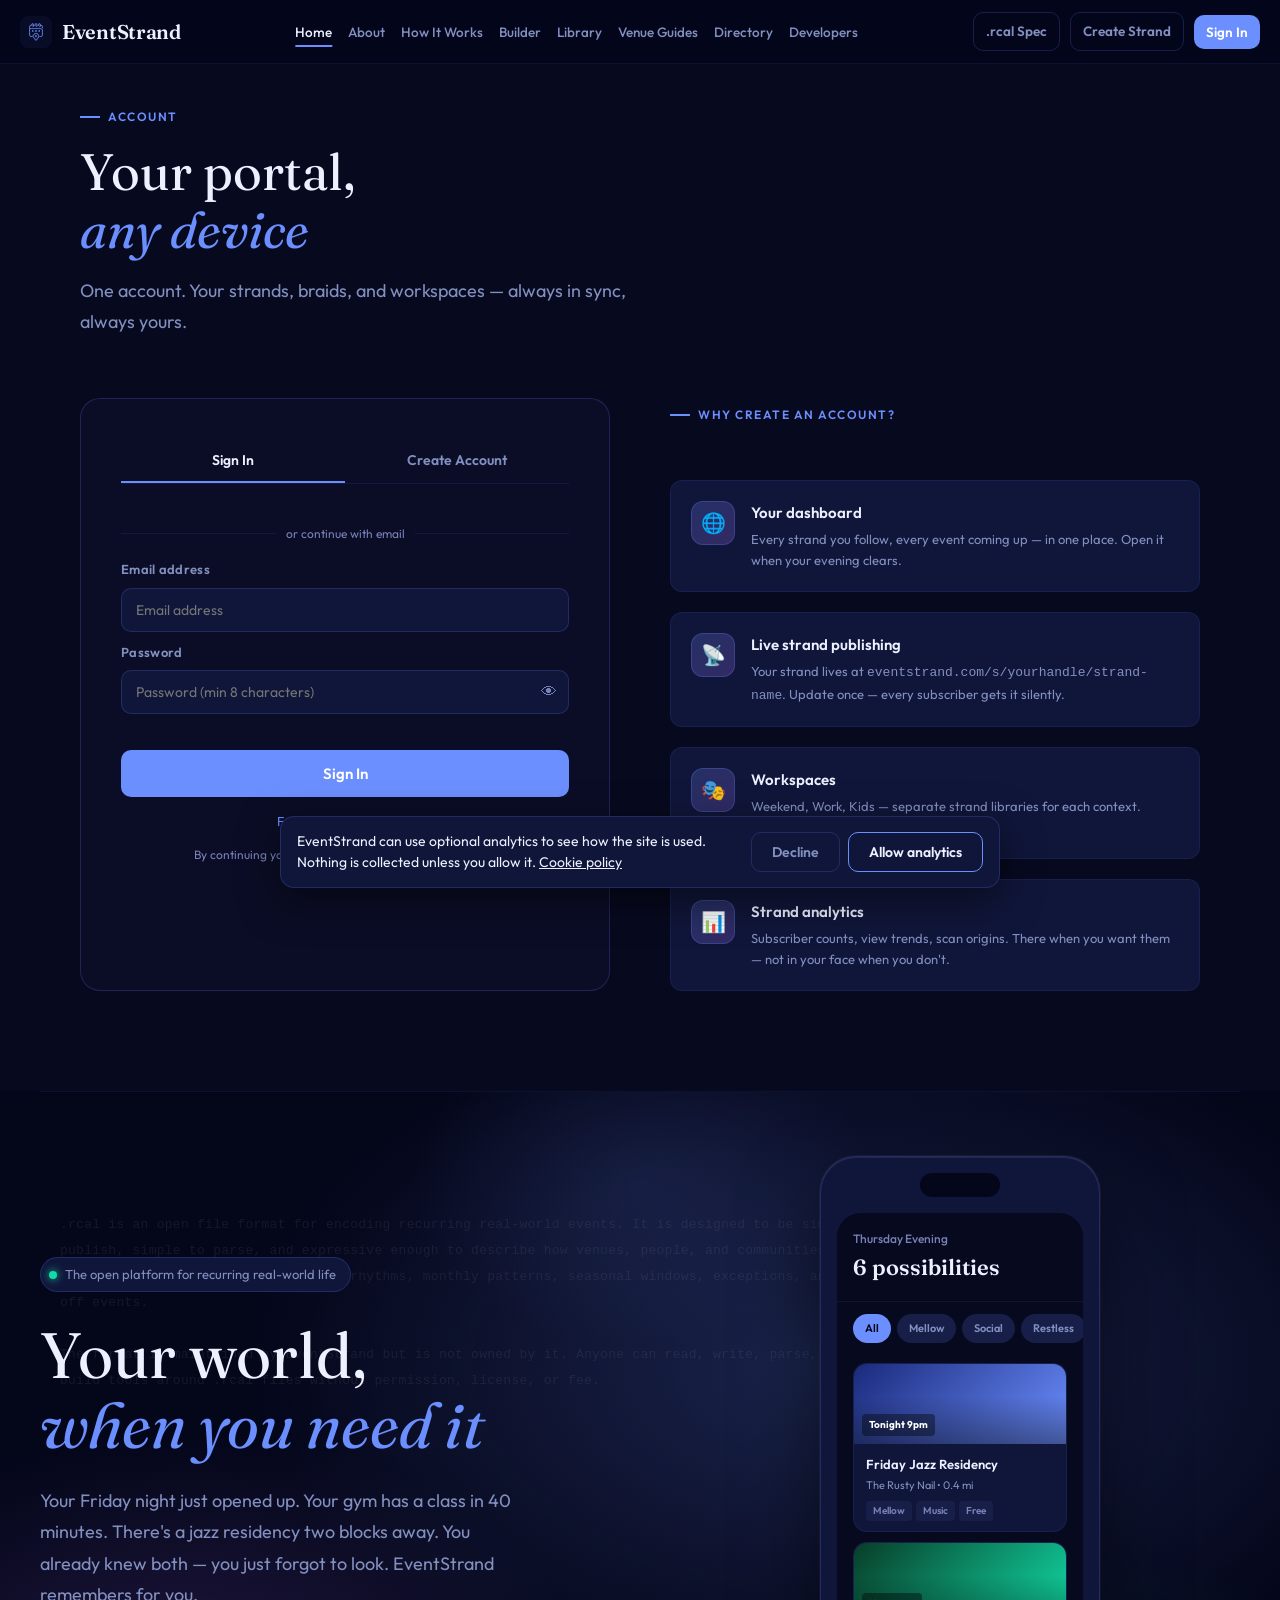
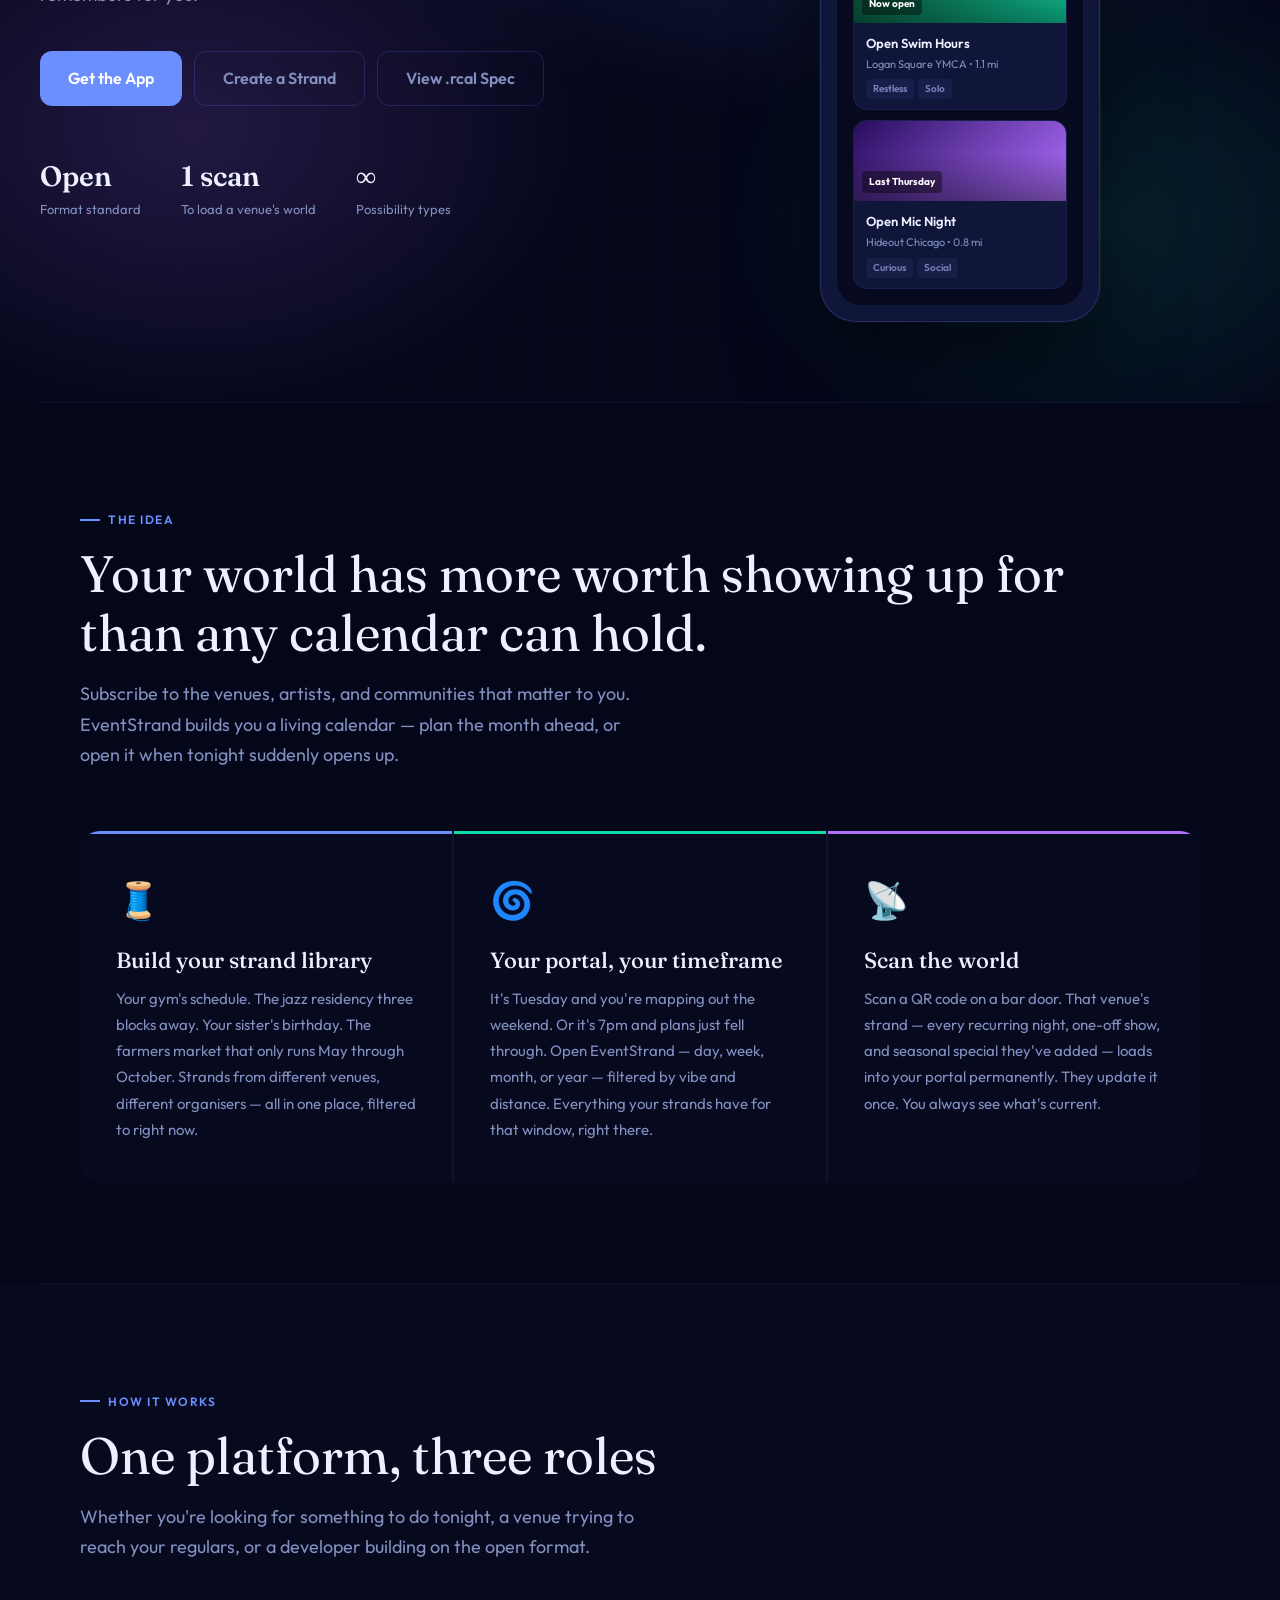
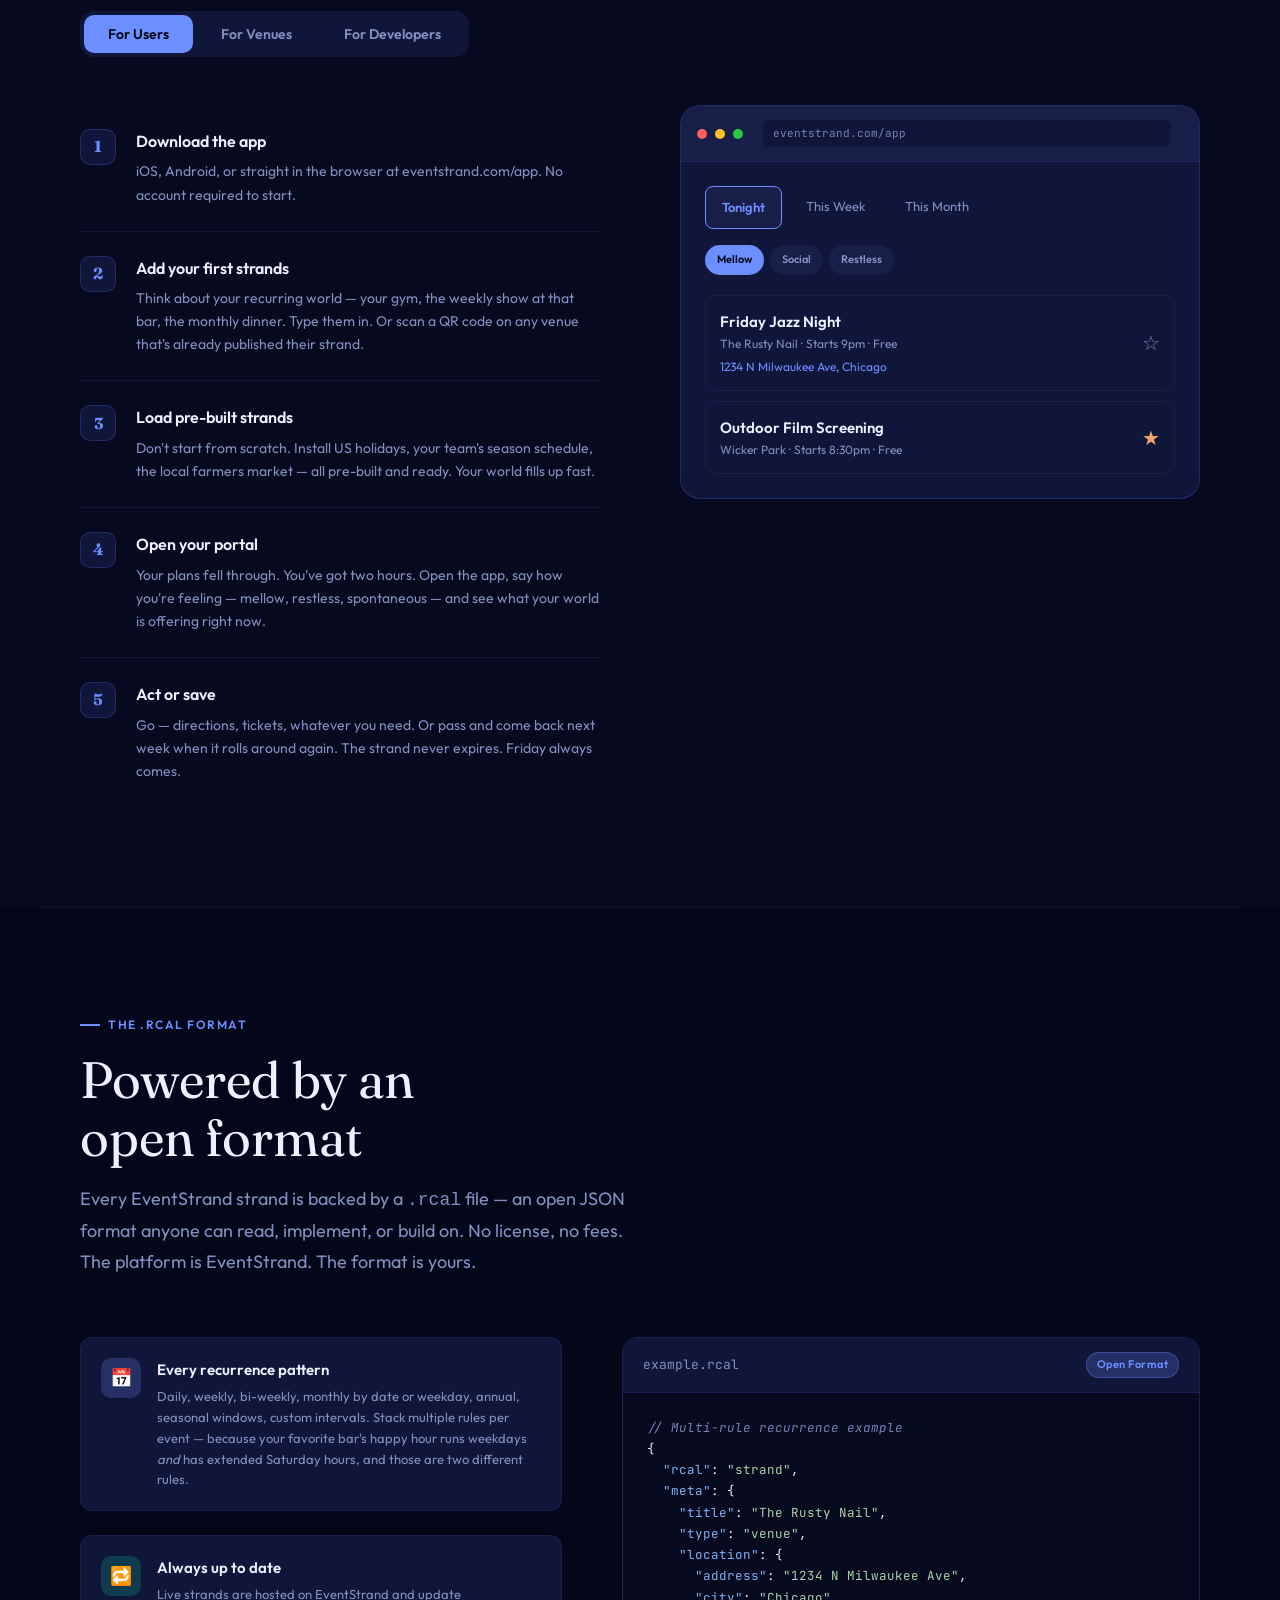
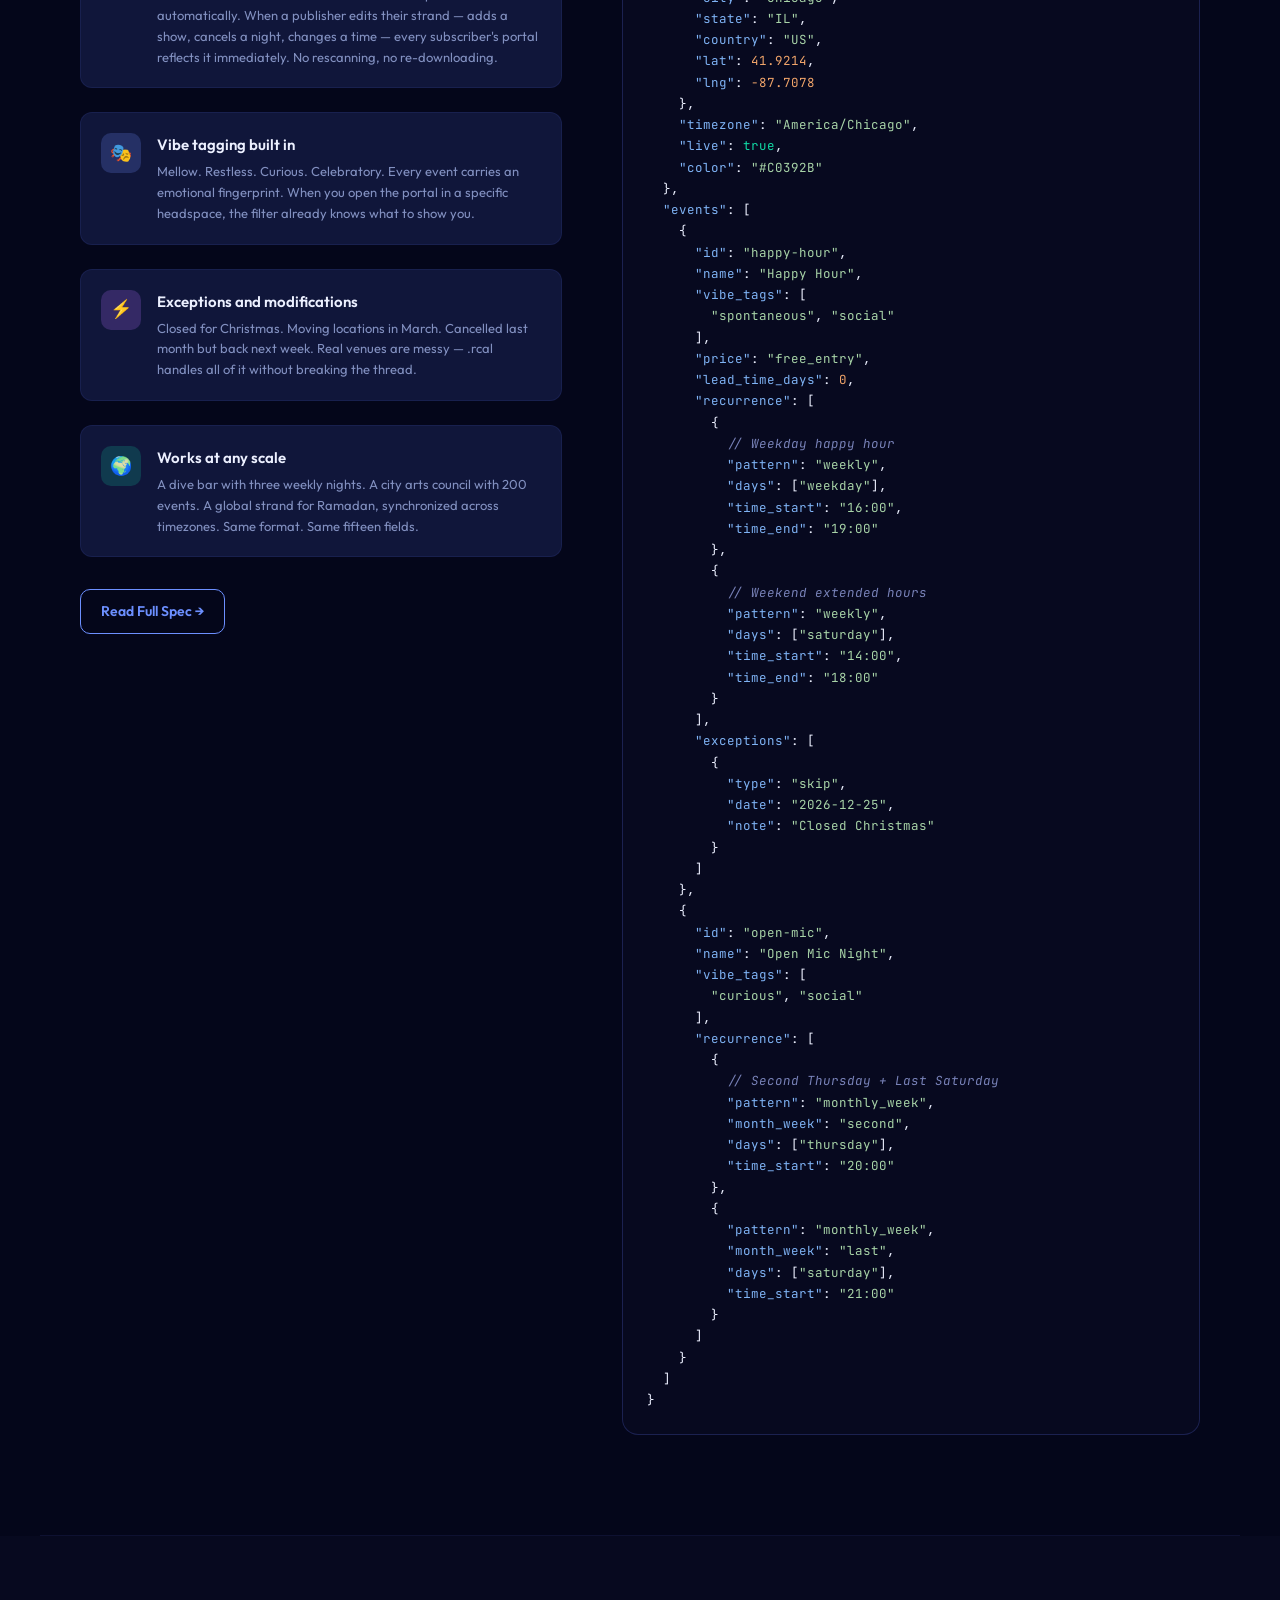
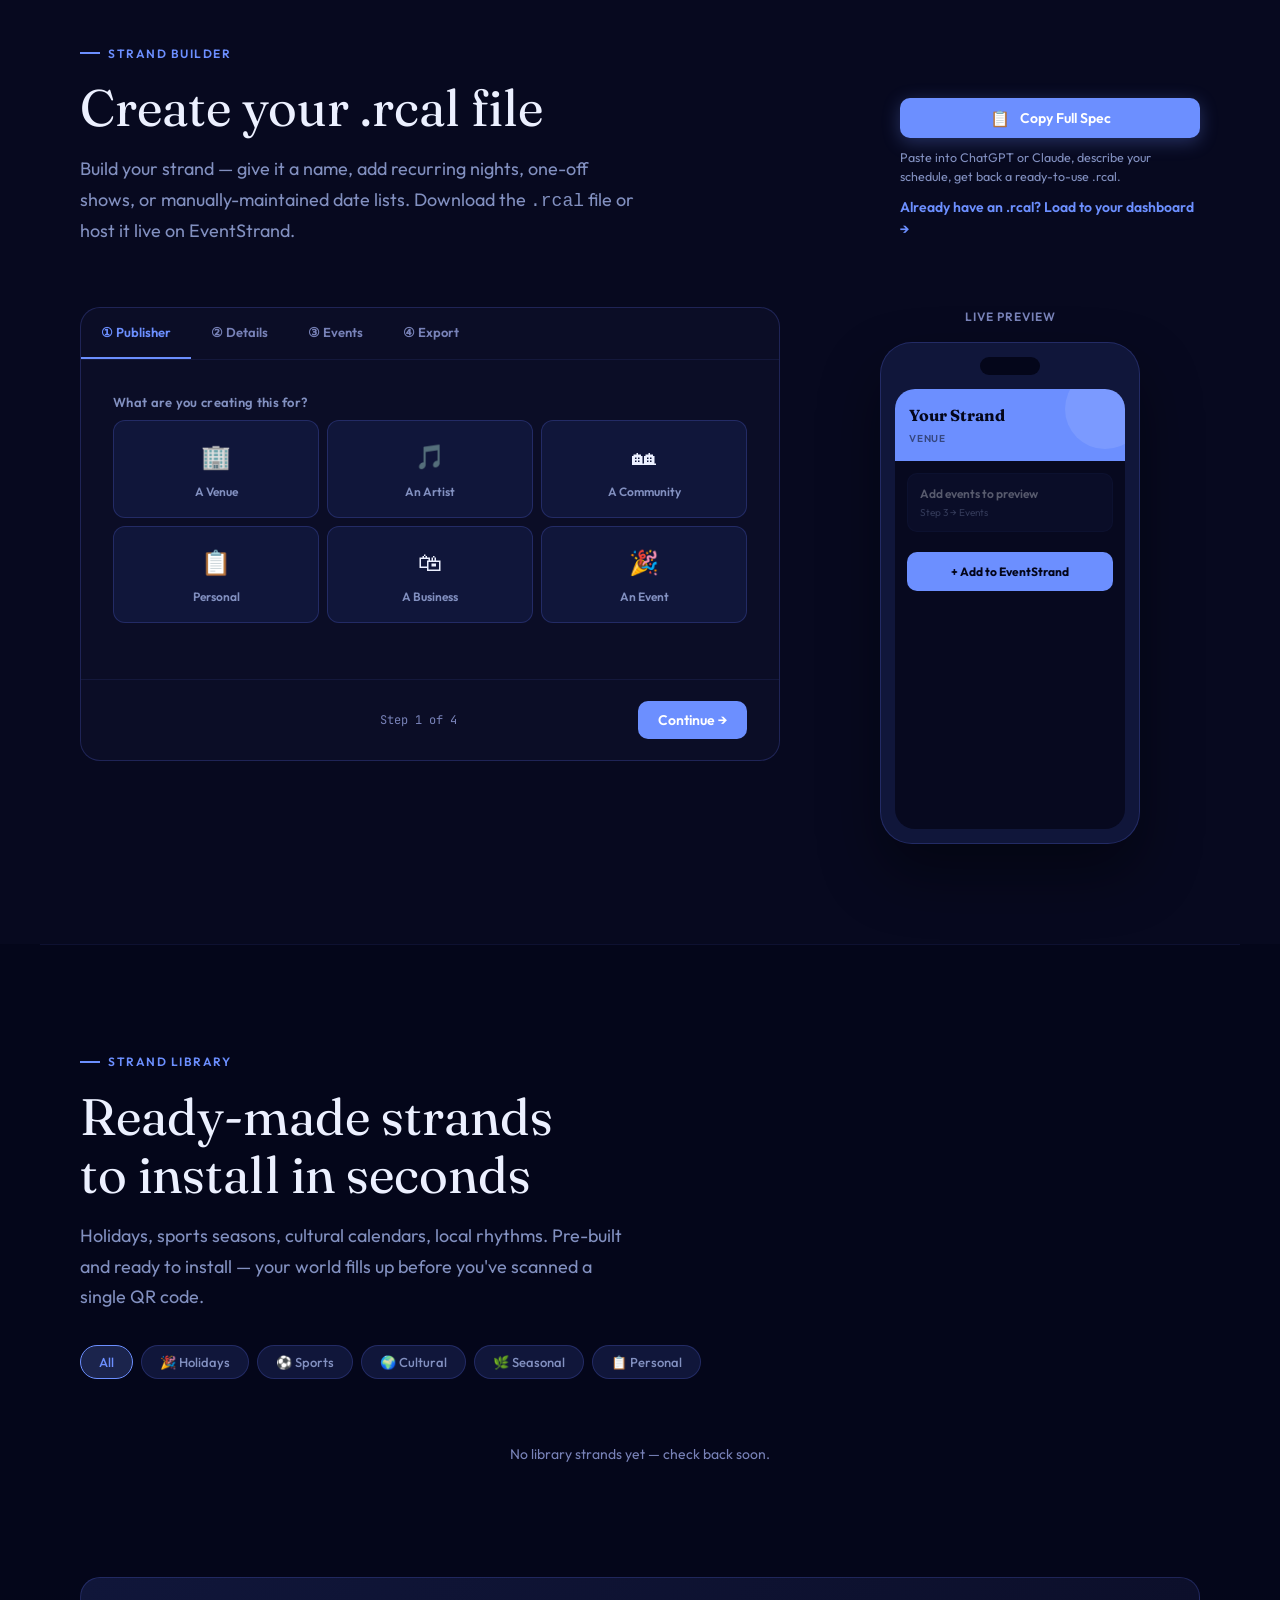
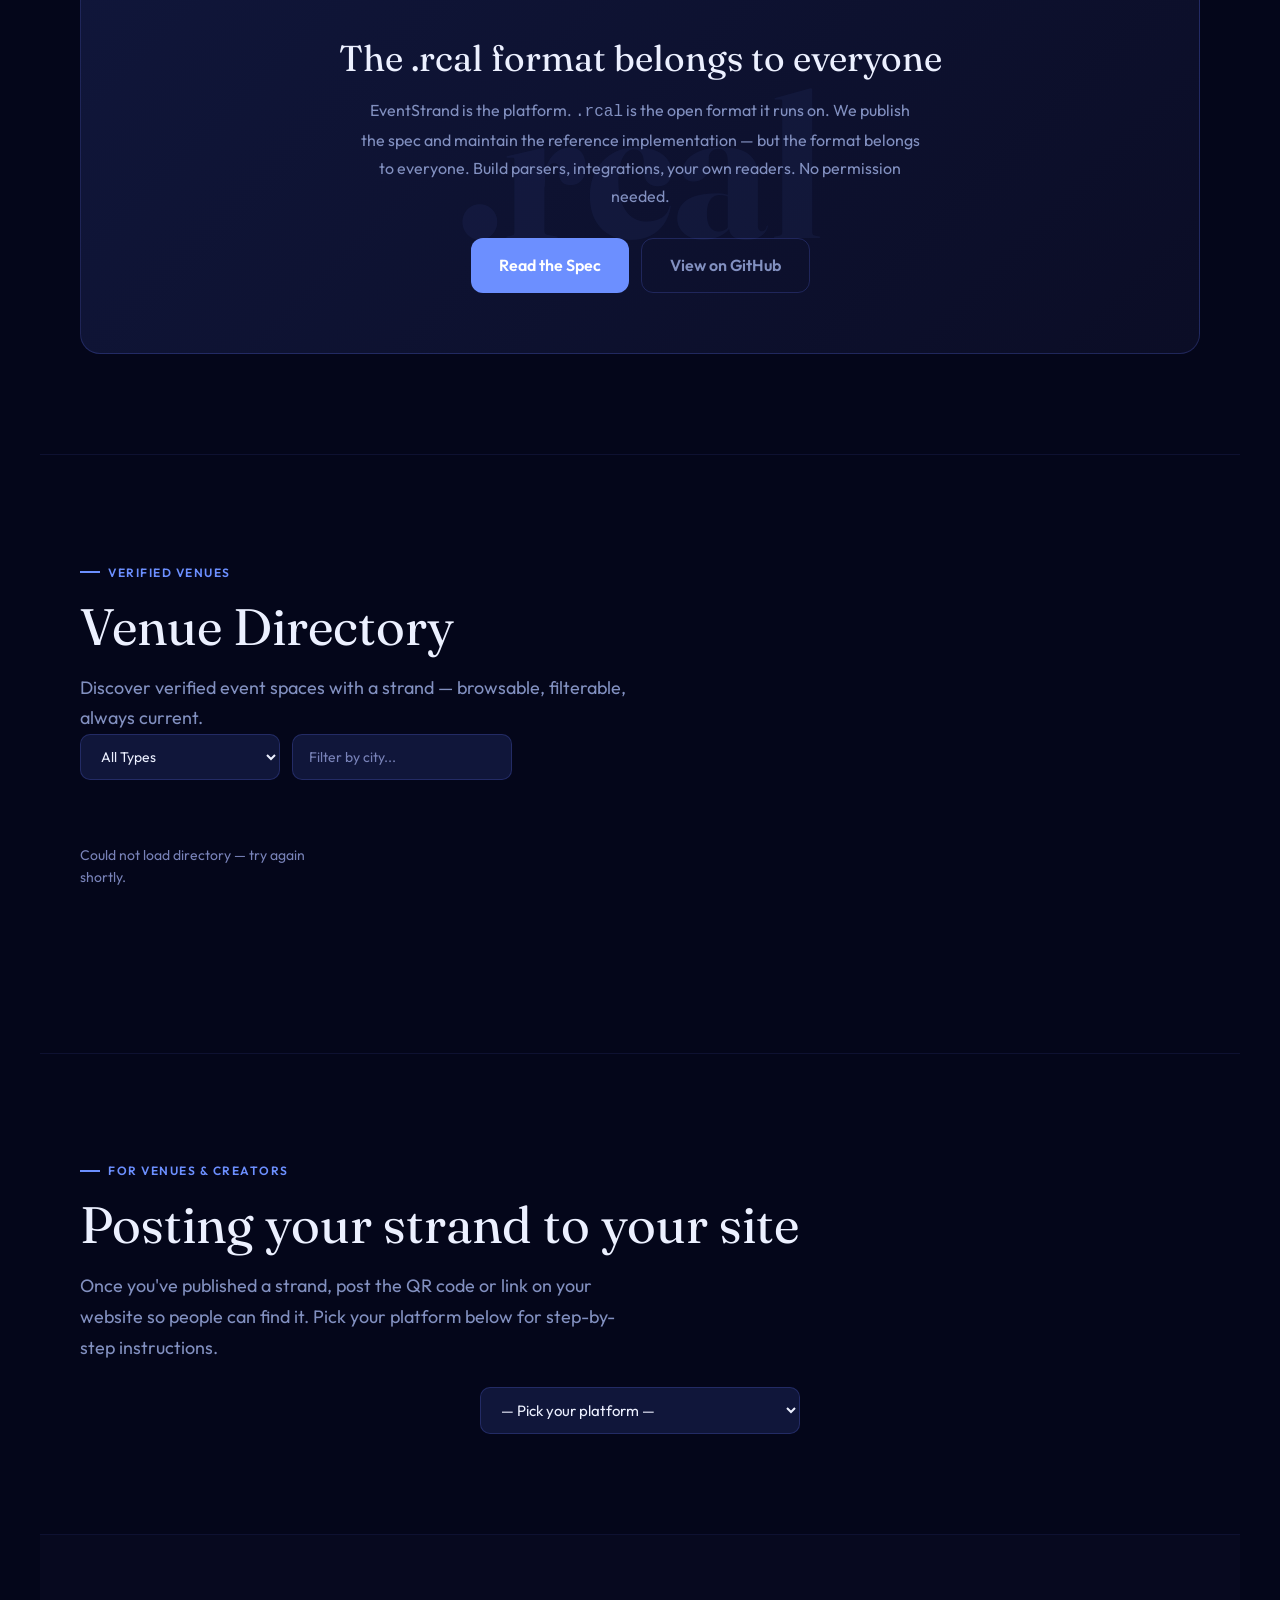
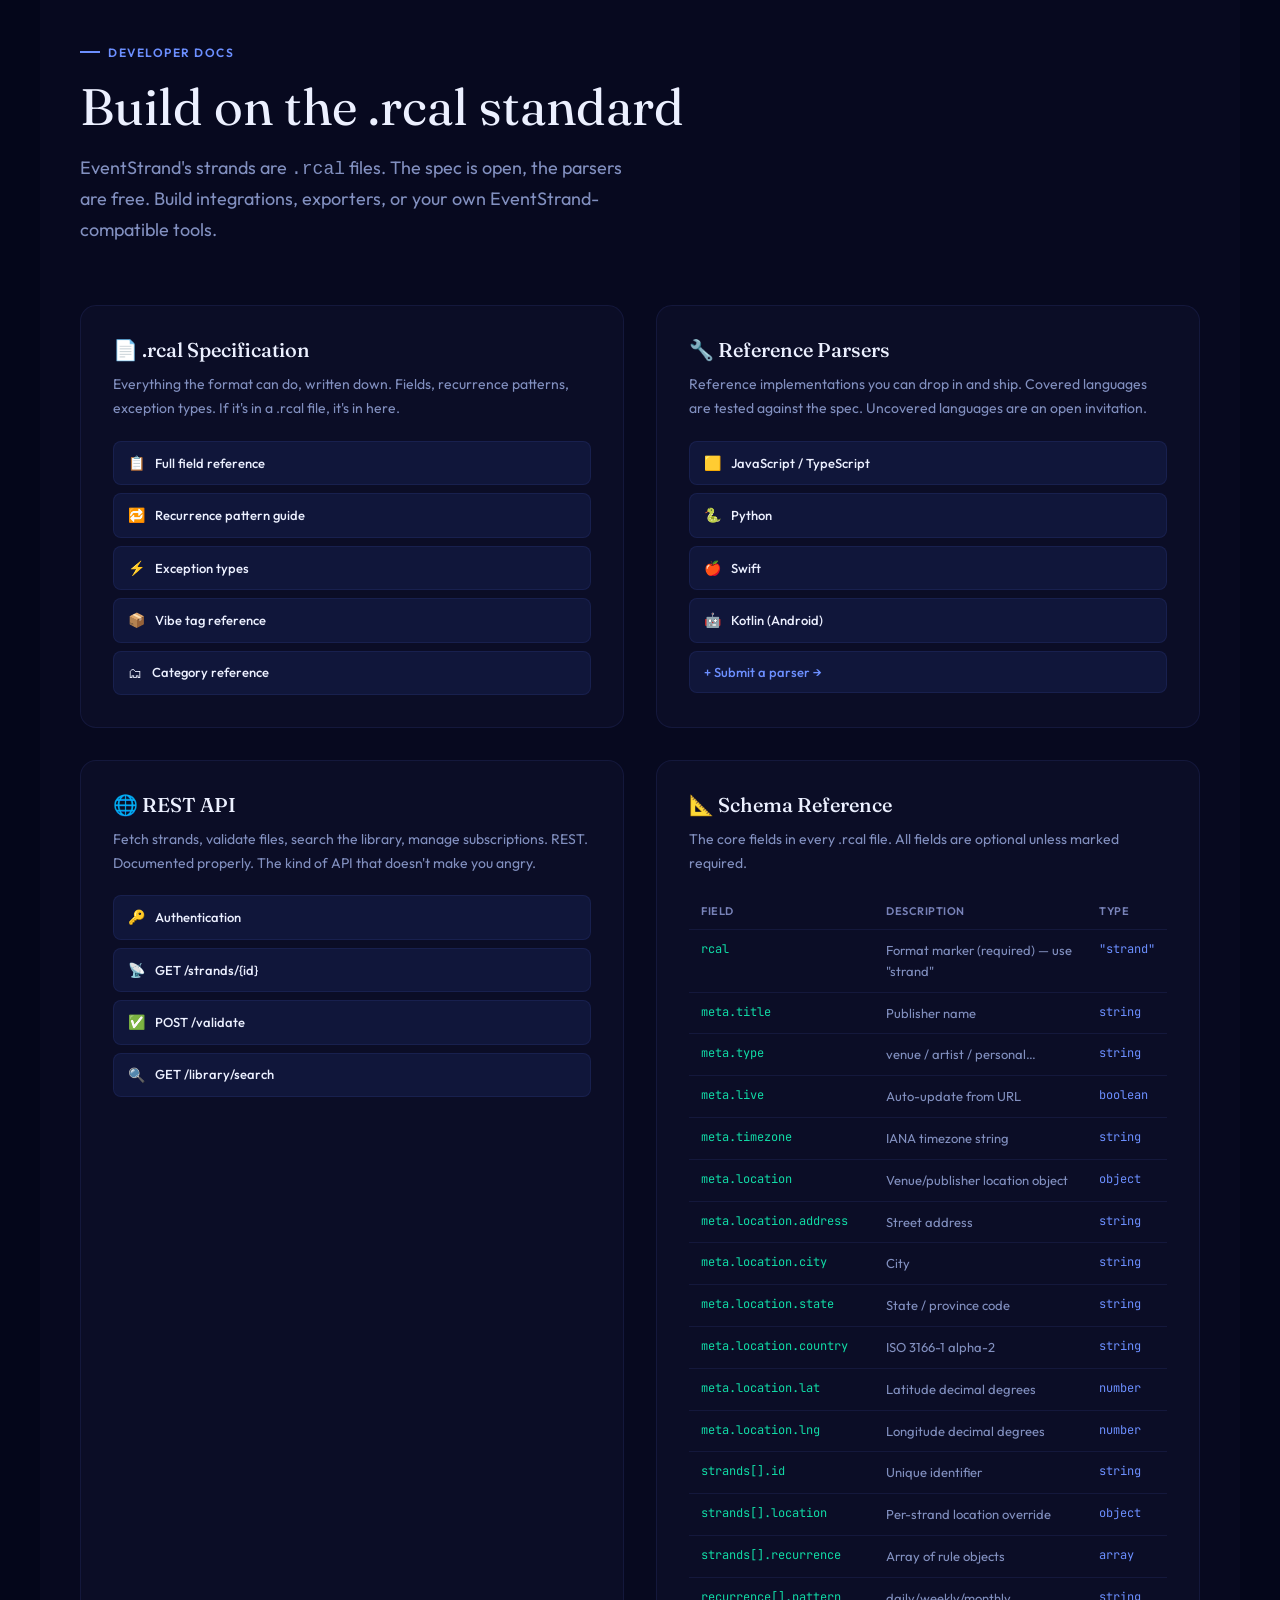
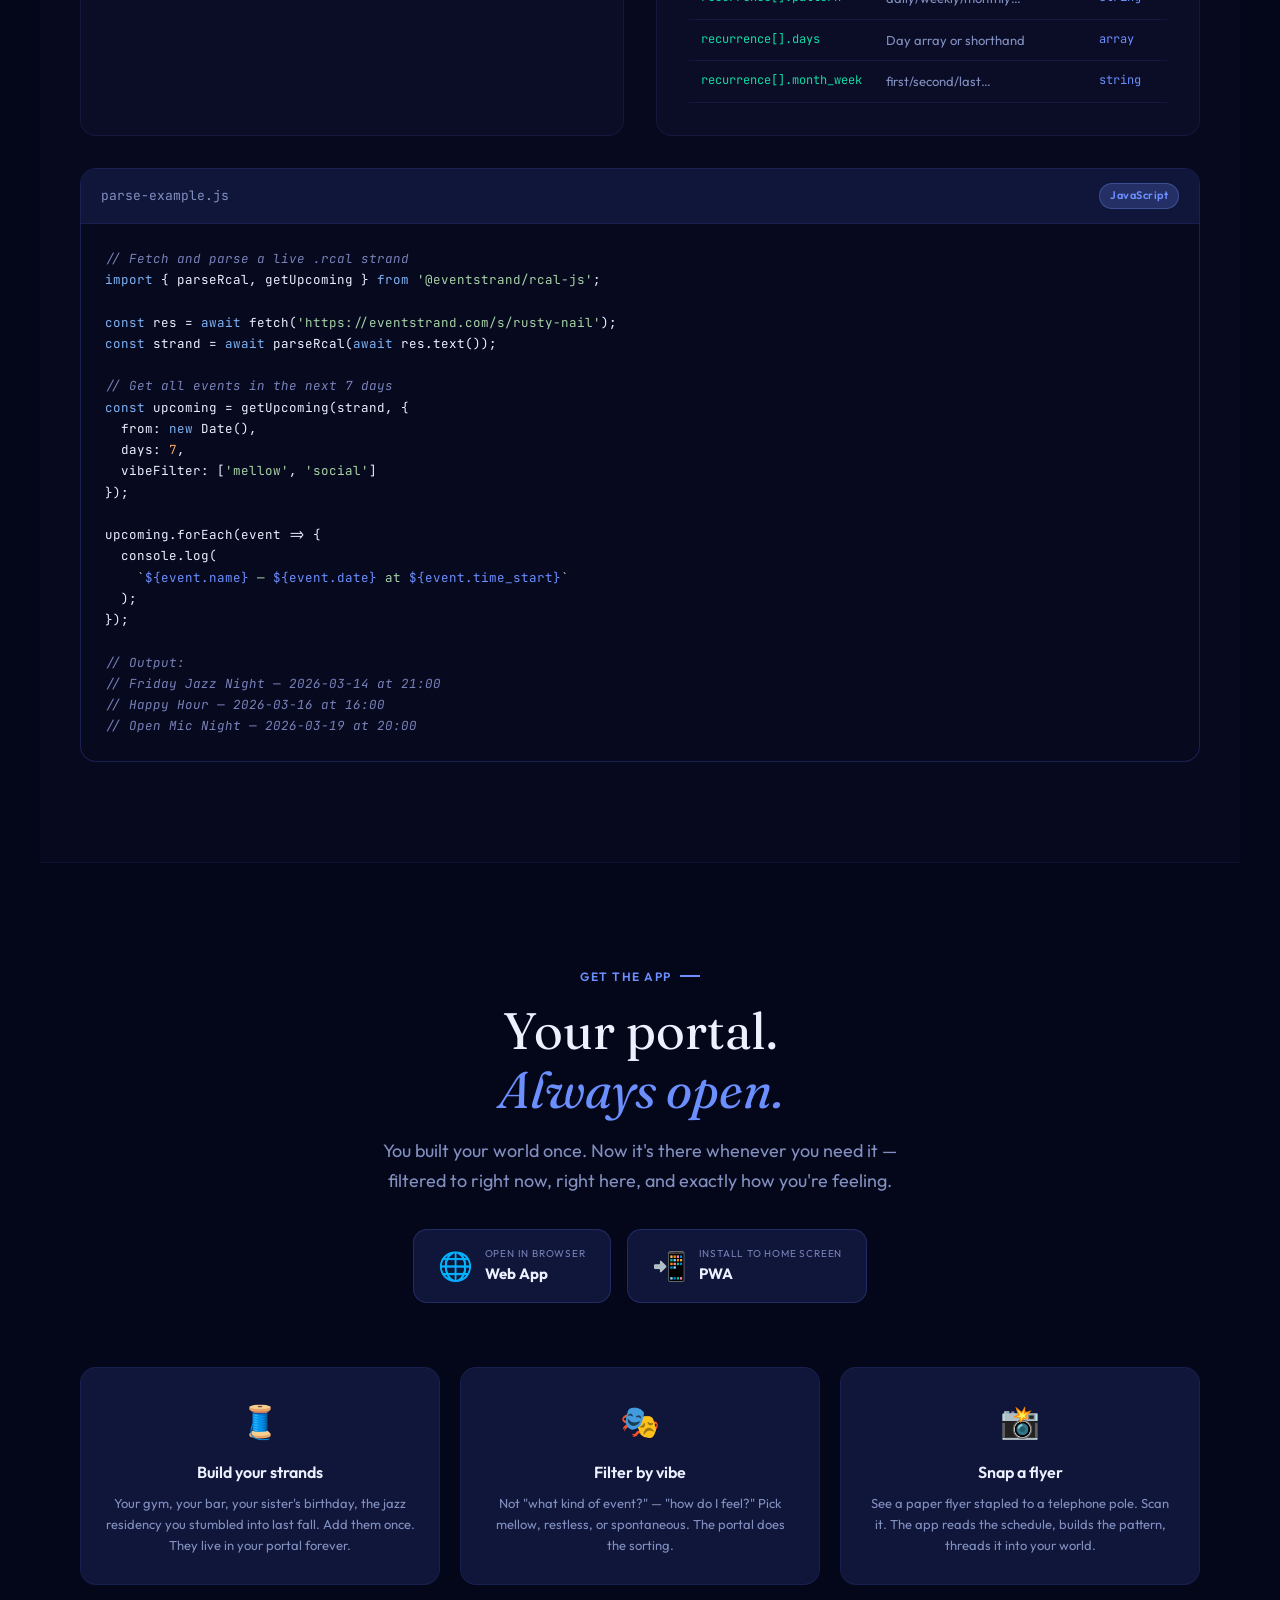
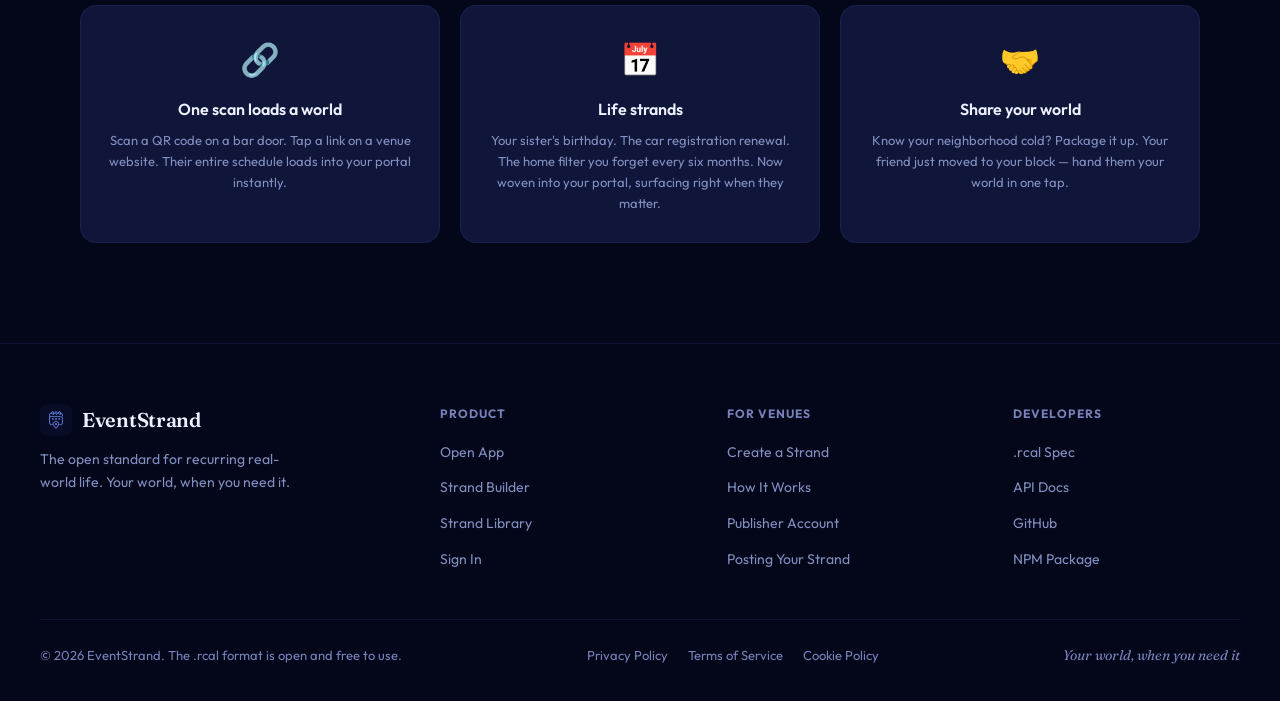
<file: index.html>
<!DOCTYPE html>
<html lang="en">
<head>
<meta charset="UTF-8">
<meta name="viewport" content="width=device-width, initial-scale=1.0">
<title>EventStrand — Your World, When You Need It</title>
<meta name="description" content="EventStrand turns a venue's recurring events into a living schedule people can subscribe to. Build a strand once, share it by link or QR code, and export it as an open .rcal file.">
<link rel="canonical" href="https://eventstrand.com/">
<link rel="preconnect" href="https://fonts.googleapis.com">
<link rel="preconnect" href="https://fonts.gstatic.com" crossorigin>
<link href="https://fonts.googleapis.com/css2?family=Fraunces:ital,opsz,wght@0,9..144,300;0,9..144,400;0,9..144,600;0,9..144,700;1,9..144,300;1,9..144,400&family=Outfit:wght@300;400;500;600;700&family=JetBrains+Mono:wght@400;500&display=swap" rel="stylesheet">
<style>
:root {
  --bg: #04061a;
  --bg2: #07091f;
  --bg3: #0b0d26;
  --surface: #10163a;
  --surface2: #171e48;
  --border: rgba(100,120,255,0.10);
  --border2: rgba(100,120,255,0.22);
  --primary: #6C8FFF;
  --primary-dim: #4A6EE8;
  --primary-glow: rgba(108,143,255,0.22);
  --green: #11DBA6;
  --green-dim: #0DB88C;
  --green-glow: rgba(17,219,166,0.18);
  --text: #ECF0FF;
  --text-dim: #8290C0;
  --text-faint: #7882B8;
  --red: #ff5f7a;
  --violet: #B06FFF;
  --violet-glow: rgba(176,111,255,0.22);
  --radius: 12px;
  --radius-lg: 20px;
}

* { margin:0; padding:0; box-sizing:border-box; }
html { scroll-behavior: smooth; }
body { background: var(--bg); color: var(--text); font-family: 'Outfit', sans-serif; font-size: 16px; line-height: 1.6; overflow-x: hidden; }
::-webkit-scrollbar { width: 6px; }
::-webkit-scrollbar-track { background: var(--bg); }
::-webkit-scrollbar-thumb { background: var(--surface2); border-radius: 3px; }
.serif { font-family: 'Fraunces', serif; }
.mono { font-family: 'JetBrains Mono', monospace; }
h1,h2,h3 { font-family: 'Fraunces', serif; line-height: 1.15; }

nav { position: fixed; top: 0; left: 0; right: 0; z-index: 250; display: flex; align-items: center; justify-content: space-between; padding: 0 40px; height: 64px; background: rgba(4,6,26,0.90); backdrop-filter: blur(20px); border-bottom: 1px solid var(--border); }
.nav-logo { display: flex; align-items: center; gap: 10px; text-decoration: none; }
.nav-logo-mark { width: 32px; height: 32px; background: linear-gradient(135deg, var(--primary), var(--violet)); border-radius: 8px; display: flex; align-items: center; justify-content: center; font-family: 'Fraunces', serif; font-size: 18px; font-weight: 700; color: white; }
.nav-logo-text { font-family: 'Fraunces', serif; font-size: 20px; font-weight: 600; color: var(--text); letter-spacing: -0.3px; }
.nav-links { display: flex; align-items: center; gap: 8px; list-style: none; }
.nav-links a { color: var(--text-dim); text-decoration: none; font-size: 14px; font-weight: 500; padding: 6px 14px; border-radius: 8px; transition: all 0.2s; }
.nav-links a:hover { color: var(--text); background: var(--surface); }
.nav-links a.active { color: var(--text); text-decoration: underline; text-decoration-thickness: 2px; text-underline-offset: 8px; text-decoration-color: var(--primary); }
.nav-cta { display: flex; align-items: center; gap: 10px; }
.nav-links a, .nav-cta .btn { white-space: nowrap; }
.nav-menu-btn { display: none; width: 40px; height: 40px; align-items: center; justify-content: center; background: transparent; border: 1px solid var(--border2); border-radius: 10px; color: var(--text); font-size: 20px; line-height: 1; cursor: pointer; }
.nav-menu-btn:hover { background: var(--surface); }
#nav-mobile-panel { display: none; position: fixed; top: 64px; left: 0; right: 0; z-index: 249; max-height: calc(100vh - 64px); overflow-y: auto; background: rgba(4,6,26,0.98); border-bottom: 1px solid var(--border2); padding: 10px 16px 16px; }
#nav-mobile-panel.open { display: block; }
#nav-mobile-panel a { display: block; padding: 12px 10px; color: var(--text); text-decoration: none; font-size: 16px; font-weight: 500; border-radius: 8px; }
#nav-mobile-panel a:hover { background: var(--surface); }
#nav-mobile-panel .nav-mobile-sep { height: 1px; background: var(--border); margin: 8px 0; }
/* Laptop widths: tighten the bar so every link stays on one line. */
@media (max-width: 1400px) {
  nav { padding: 0 20px; }
  .nav-links { gap: 0; }
  .nav-links a { padding: 6px 8px; font-size: 13.5px; }
  nav .nav-cta .btn { padding: 8px 12px; font-size: 13.5px; }
}
/* Below this the links move into the menu button. */
@media (max-width: 1180px) {
  .nav-links { display: none; }
  .nav-menu-btn { display: inline-flex; }
}
@media (max-width: 760px) {
  nav { padding: 0 14px; }
  nav .nav-cta { gap: 6px; }
  nav .nav-cta .nav-spec-btn, nav .nav-cta #nav-build-btn { display: none; }
  .nav-logo-text { font-size: 18px; }
}
/* Single-column layouts: let columns shrink to the screen instead of to their widest child. */
@media (max-width: 900px) {
  .hero-inner, .concept-grid, .tab-content.active, .format-split, .builder-wrap, .dev-grid, .user-features, .account-split { grid-template-columns: minmax(0, 1fr) !important; }
  .hero-inner > *, .concept-grid > *, .tab-content.active > *, .format-split > *, .builder-wrap > *, .dev-grid > *, .user-features > *, .account-split > * { min-width: 0; }
  .perk > div { min-width: 0; }
  .perk p, .perk h4, .dev-card p, .dev-card h3 { overflow-wrap: anywhere; }
  pre { max-width: 100%; overflow-x: auto; }
  .dev-card table { display: block; max-width: 100%; overflow-x: auto; }
}
/* Consent bar */
#es-consent-bar { display: none; position: fixed; left: 12px; right: 12px; bottom: 12px; z-index: 400; max-width: 720px; margin: 0 auto; background: var(--surface); border: 1px solid var(--border2); border-radius: 14px; padding: 14px 16px; box-shadow: 0 12px 40px rgba(0,0,0,.5); font-size: 14px; color: var(--text); }
#es-consent-bar.show { display: flex; flex-wrap: wrap; align-items: center; gap: 10px 16px; }
#es-consent-bar p { flex: 1 1 260px; margin: 0; line-height: 1.5; color: var(--text); }
#es-consent-bar a { color: var(--text); text-decoration: underline; }
#es-consent-bar .es-consent-actions { display: flex; gap: 8px; }

.btn { display: inline-flex; align-items: center; gap: 8px; padding: 10px 20px; border-radius: 10px; font-family: 'Outfit', sans-serif; font-size: 14px; font-weight: 600; cursor: pointer; transition: all 0.2s; text-decoration: none; border: none; }
.btn-ghost { background: transparent; color: var(--text-dim); border: 1px solid var(--border2); }
.btn-ghost:hover { color: var(--text); border-color: var(--border2); background: var(--surface); }
.btn-primary { background: var(--primary); color: white; }
.btn-primary:hover { background: #8aaeff; transform: translateY(-1px); box-shadow: 0 8px 24px var(--primary-glow); }
.btn-green { background: var(--green); color: var(--bg); }
.btn-green:hover { background: #22f0bc; transform: translateY(-1px); box-shadow: 0 8px 24px var(--green-glow); }
.btn-outline-primary { background: transparent; color: var(--primary); border: 1.5px solid var(--primary); }
.btn-outline-primary:hover { background: var(--primary-glow); }
.btn-lg { padding: 14px 28px; font-size: 16px; border-radius: 12px; }
.btn-xl { padding: 18px 36px; font-size: 17px; border-radius: 14px; }

/* B-QA14: no element anywhere had a press/active state, and most buttons on
   this site are styled inline rather than via .btn, so a hover-only fix on
   .btn wouldn't reach them (inline style attributes can't declare :hover or
   :active at all). This is a plain element selector, so it still applies to
   every button through the cascade regardless of its inline styles. */
button, .btn, a.btn { transition: transform 0.12s ease, opacity 0.12s ease, box-shadow 0.12s ease; }
button:active, .btn:active, a.btn:active { transform: scale(0.96); opacity: 0.85; }

/* B-QA4: password show/hide toggle */
.pw-toggle-btn { position: absolute; right: 4px; top: 50%; transform: translateY(-50%); background: none; border: none; font-size: 16px; line-height: 1; padding: 8px; cursor: pointer; color: var(--text-faint); }
.pw-toggle-btn:hover { color: var(--text-dim); }

/* B-QA15: required-field marker */
.required-mark { color: var(--red, #ff6b6b); }

section { padding: 100px 40px; max-width: 1200px; margin: 0 auto; }
.section-full { max-width: 100%; padding: 100px 0; }
.section-inner { max-width: 1200px; margin: 0 auto; padding: 0 40px; }
.section-label { display: inline-flex; align-items: center; gap: 8px; font-size: 12px; font-weight: 600; letter-spacing: 1.5px; text-transform: uppercase; color: var(--primary); margin-bottom: 16px; }
.section-label::before { content: ''; width: 20px; height: 2px; background: var(--primary); display: block; }
.section-title { font-size: clamp(32px, 4vw, 52px); font-weight: 400; color: var(--text); margin-bottom: 16px; }
.section-sub { font-size: 18px; color: var(--text-dim); max-width: 560px; line-height: 1.7; }

#hero { min-height: 100vh; display: flex; align-items: center; padding: 120px 40px 80px; max-width: 100%; position: relative; overflow: hidden; }
.hero-bg { position: absolute; inset: 0; z-index: 0; background: radial-gradient(ellipse 70% 60% at 65% 30%, rgba(108,143,255,0.22) 0%, transparent 65%), radial-gradient(ellipse 50% 50% at 15% 70%, rgba(176,111,255,0.18) 0%, transparent 65%), radial-gradient(ellipse 45% 45% at 85% 80%, rgba(17,219,166,0.13) 0%, transparent 65%), radial-gradient(ellipse 30% 30% at 50% 10%, rgba(108,143,255,0.10) 0%, transparent 60%); }
.hero-grid { position: absolute; inset: 0; z-index: 0; opacity: 0.04; background-image: linear-gradient(var(--border2) 1px, transparent 1px), linear-gradient(90deg, var(--border2) 1px, transparent 1px); background-size: 60px 60px; }
.hero-inner { max-width: 1200px; margin: 0 auto; width: 100%; display: grid; grid-template-columns: 1fr 1fr; gap: 80px; align-items: center; position: relative; z-index: 1; }
.hero-eyebrow { display: inline-flex; align-items: center; gap: 8px; background: var(--surface); border: 1px solid var(--border2); border-radius: 100px; padding: 6px 14px 6px 8px; font-size: 13px; color: var(--text-dim); margin-bottom: 28px; }
.hero-eyebrow-dot { width: 8px; height: 8px; border-radius: 50%; background: var(--green); animation: pulse 2s ease-in-out infinite; box-shadow: 0 0 8px var(--green); }
@keyframes pulse { 0%,100% { opacity: 1; transform: scale(1); } 50% { opacity: 0.5; transform: scale(0.8); } }
.hero-title { font-size: clamp(42px, 5vw, 72px); font-weight: 400; line-height: 1.1; margin-bottom: 24px; }
.hero-title em { font-style: italic; color: var(--primary); }
.hero-desc { font-size: 18px; color: var(--text-dim); line-height: 1.75; margin-bottom: 40px; max-width: 480px; }
.hero-actions { display: flex; flex-wrap: wrap; gap: 12px; margin-bottom: 48px; }
.hero-stats { display: flex; gap: 40px; }
.hero-stat-num { font-family: 'Fraunces', serif; font-size: 28px; font-weight: 600; color: var(--text); }
.hero-stat-label { font-size: 13px; color: var(--text-dim); }

.phone-mockup { width: 280px; margin: 0 auto; background: var(--surface); border-radius: 36px; padding: 16px; border: 1px solid var(--border2); box-shadow: 0 40px 80px rgba(0,0,0,0.5), 0 0 0 1px rgba(255,255,255,0.05), inset 0 1px 0 rgba(255,255,255,0.08); position: relative; }
.phone-notch { width: 80px; height: 24px; background: var(--bg); border-radius: 12px; margin: 0 auto 16px; }
.phone-screen { background: var(--bg2); border-radius: 24px; overflow: hidden; min-height: 480px; }
.phone-header { padding: 16px; border-bottom: 1px solid var(--border); }
.phone-greeting { font-size: 12px; color: var(--text-faint); font-weight: 500; }
.phone-title { font-family: 'Fraunces', serif; font-size: 22px; font-weight: 600; color: var(--text); margin-top: 2px; }
.phone-vibe-row { display: flex; gap: 6px; padding: 12px 16px; overflow-x: auto; }
.vibe-chip { flex-shrink: 0; padding: 6px 12px; border-radius: 100px; font-size: 11px; font-weight: 600; background: var(--surface2); color: var(--text-dim); cursor: pointer; transition: all 0.2s; white-space: nowrap; }
.vibe-chip.active { background: var(--primary); color: var(--bg); }
.phone-cards { padding: 8px 16px 16px; display: flex; flex-direction: column; gap: 10px; }
.pcard { border-radius: 14px; overflow: hidden; background: var(--surface); border: 1px solid var(--border); position: relative; }
.pcard-img { height: 80px; background: linear-gradient(135deg, #1a2a7c, var(--primary)); display: flex; align-items: flex-end; padding: 8px; position: relative; overflow: hidden; }
.pcard-img::after { content: ''; position: absolute; inset: 0; background: linear-gradient(to bottom, transparent 40%, rgba(0,0,0,0.4)); }
.pcard-img2 { background: linear-gradient(135deg, #083d28, var(--green)); }
.pcard-img3 { background: linear-gradient(135deg, #280d5e, var(--violet)); }
.pcard-time { font-size: 10px; font-weight: 700; color: white; position: relative; z-index: 1; background: rgba(0,0,0,0.4); padding: 3px 7px; border-radius: 4px; }
.pcard-body { padding: 10px 12px; }
.pcard-name { font-size: 13px; font-weight: 600; color: var(--text); }
.pcard-venue { font-size: 11px; color: var(--text-dim); margin-top: 2px; }
.pcard-tags { display: flex; gap: 4px; margin-top: 6px; }
.pcard-tag { font-size: 10px; font-weight: 600; padding: 2px 7px; border-radius: 4px; background: var(--surface2); color: var(--text-faint); }

#concept { padding: 100px 40px; max-width: 1200px; margin: 0 auto; }
.concept-grid { display: grid; grid-template-columns: 1fr 1fr 1fr; gap: 2px; margin-top: 60px; background: var(--border); border-radius: 20px; overflow: hidden; }
.concept-card { background: var(--bg2); padding: 40px 36px; position: relative; transition: background 0.3s; }
.concept-card:hover { background: var(--bg3); }
.concept-card::before { content: ''; position: absolute; top: 0; left: 0; right: 0; height: 3px; }
.concept-card.c1::before { background: var(--primary); }
.concept-card.c2::before { background: var(--green); }
.concept-card.c3::before { background: var(--violet); }
.concept-icon { font-size: 36px; margin-bottom: 20px; display: block; }
.concept-card h3 { font-size: 22px; font-weight: 500; color: var(--text); margin-bottom: 12px; }
.concept-card p { font-size: 15px; color: var(--text-dim); line-height: 1.75; }

#how { background: var(--bg2); }
.tabs { display: flex; gap: 4px; background: var(--surface); border-radius: 14px; padding: 4px; margin: 48px 0 48px; width: fit-content; }
.tab { padding: 10px 24px; border-radius: 10px; font-size: 14px; font-weight: 600; cursor: pointer; color: var(--text-dim); transition: all 0.2s; border: none; background: none; font-family: 'Outfit', sans-serif; }
.tab.active { background: var(--primary); color: var(--bg); }
.tab-content { display: none; }
.tab-content.active { display: grid; grid-template-columns: 1fr 1fr; gap: 80px; align-items: start; }
.steps { display: flex; flex-direction: column; gap: 0; }
.step { display: flex; gap: 20px; padding: 24px 0; border-bottom: 1px solid var(--border); position: relative; }
.step:last-child { border-bottom: none; }
.step-num { width: 36px; height: 36px; flex-shrink: 0; border-radius: 10px; background: var(--surface); border: 1px solid var(--border2); display: flex; align-items: center; justify-content: center; font-family: 'Fraunces', serif; font-size: 16px; font-weight: 700; color: var(--primary); }
.step-text h4 { font-size: 16px; font-weight: 600; color: var(--text); margin-bottom: 6px; }
.step-text p { font-size: 14px; color: var(--text-dim); line-height: 1.65; }
.visual-demo { background: var(--surface); border-radius: 20px; border: 1px solid var(--border2); overflow: hidden; }
.demo-topbar { padding: 14px 16px; background: var(--surface2); border-bottom: 1px solid var(--border); display: flex; align-items: center; gap: 8px; }
.demo-dot { width: 10px; height: 10px; border-radius: 50%; }
.demo-dot.r { background: #ff5f5f; }
.demo-dot.y { background: #ffbd2e; }
.demo-dot.g { background: #28c840; }
.demo-url { flex: 1; margin: 0 12px; background: var(--surface); border-radius: 6px; padding: 5px 10px; font-size: 11px; color: var(--text-faint); font-family: 'JetBrains Mono', monospace; }
.demo-body { padding: 24px; }

#format { background: var(--bg); }
.format-split { display: grid; grid-template-columns: 1fr 1.2fr; gap: 60px; align-items: start; margin-top: 60px; }
.format-features { display: flex; flex-direction: column; gap: 24px; }
.format-feature { display: flex; gap: 16px; padding: 20px; background: var(--surface); border-radius: 12px; border: 1px solid var(--border); transition: border-color 0.2s; }
.format-feature:hover { border-color: var(--border2); }
.format-feature-icon { width: 40px; height: 40px; flex-shrink: 0; border-radius: 10px; display: flex; align-items: center; justify-content: center; font-size: 18px; }
.fi-amber { background: var(--primary-glow); }
.fi-green { background: var(--green-glow); }
.fi-purple { background: var(--violet-glow); }
.format-feature h4 { font-size: 15px; font-weight: 600; color: var(--text); margin-bottom: 4px; }
.format-feature p { font-size: 13px; color: var(--text-dim); line-height: 1.6; }
.code-block { background: var(--bg2); border-radius: 16px; border: 1px solid var(--border2); overflow: hidden; position: sticky; top: 80px; }
.code-topbar { padding: 14px 20px; background: var(--surface); border-bottom: 1px solid var(--border); display: flex; align-items: center; justify-content: space-between; }
.code-file { font-size: 13px; color: var(--text-dim); font-family: 'JetBrains Mono', monospace; }
.code-badge { font-size: 11px; font-weight: 600; padding: 3px 10px; border-radius: 20px; background: var(--primary-glow); color: var(--primary); letter-spacing: 0.5px; border: 1px solid rgba(108,143,255,0.32); }
pre { padding: 24px; font-family: 'JetBrains Mono', monospace; font-size: 12.5px; line-height: 1.7; overflow-x: auto; color: var(--text); }
.c-key { color: #7fb3f5; }
.c-str { color: #a8d4a8; }
.c-num { color: #f0a46a; }
.c-bool { color: var(--green); }
.c-comment { color: var(--text-faint); font-style: italic; }
.c-amber { color: var(--primary); }

#builder { background: var(--bg2); }
.spec-copy-btn { display: inline-flex; align-items: center; justify-content: center; gap: 10px; padding: 11px 20px; border-radius: 10px; background: var(--primary); color: #fff; border: none; font-family: 'Outfit', sans-serif; font-size: 14px; font-weight: 600; cursor: pointer; transition: all 0.2s; box-shadow: 0 4px 18px rgba(108,143,255,0.30); }
.spec-copy-btn:hover { background: #8aaeff; transform: translateY(-1px); box-shadow: 0 6px 22px rgba(108,143,255,0.40); }
.spec-copy-btn.copied { background: var(--green); box-shadow: 0 4px 18px var(--green-glow); }
.spec-copy-icon { font-size: 16px; line-height: 1; }
.builder-head { display: flex; justify-content: space-between; align-items: flex-end; gap: 40px; flex-wrap: wrap; }
.builder-head-text { flex: 1 1 520px; min-width: 0; }
.builder-head-actions { flex: 0 1 300px; display: flex; flex-direction: column; align-items: stretch; gap: 10px; padding-bottom: 6px; }
.builder-head-actions .btn { justify-content: center; }
.builder-head-hint { font-size: 12.5px; color: var(--text-dim); line-height: 1.5; }
.builder-load-link { background: none; border: none; padding: 0; text-align: left; font: inherit; font-size: 14px; font-weight: 600; color: var(--primary); cursor: pointer; }
.builder-load-link:hover { text-decoration: underline; }
@media (max-width: 760px) { .builder-head-actions { flex-basis: 100%; } }
.builder-wrap { display: grid; grid-template-columns: 1fr 380px; gap: 40px; margin-top: 60px; align-items: start; }
.builder-form { background: var(--bg3); border-radius: 20px; border: 1px solid var(--border2); overflow: hidden; }
.builder-steps-nav { display: flex; border-bottom: 1px solid var(--border); overflow-x: auto; }
.bstep { flex-shrink: 0; padding: 14px 20px; font-size: 13px; font-weight: 600; color: var(--text-faint); cursor: pointer; border-bottom: 2px solid transparent; transition: all 0.2s; white-space: nowrap; }
.bstep.active { color: var(--primary); border-bottom-color: var(--primary); }
.bstep.done { color: var(--text-dim); }
.builder-panel { display: none; padding: 32px; }
.builder-panel.active { display: block; }
.field-group { margin-bottom: 24px; }
.field-label { font-size: 13px; font-weight: 600; color: var(--text-dim); letter-spacing: 0.3px; margin-bottom: 8px; display: block; }
.field-helper { font-size: 12px; color: var(--text-dim); margin-top: 6px; line-height: 1.5; }
.field-input { width: 100%; background: var(--surface); border: 1.5px solid var(--border2); border-radius: 10px; padding: 12px 16px; font-family: 'Outfit', sans-serif; font-size: 15px; color: var(--text); transition: border-color 0.2s; outline: none; }
.field-input:focus { border-color: var(--primary); }
.field-input::placeholder { color: var(--text-faint); }
textarea.field-input { resize: vertical; min-height: 80px; }
.type-grid { display: grid; grid-template-columns: repeat(3, 1fr); gap: 8px; }
.type-btn { background: var(--surface); border: 1.5px solid var(--border2); border-radius: 12px; padding: 16px 12px; text-align: center; cursor: pointer; transition: all 0.2s; font-family: 'Outfit', sans-serif; }
.type-btn:hover { border-color: var(--primary); background: var(--primary-glow); }
.type-btn.selected { border-color: var(--primary); background: var(--primary-glow); }
.type-btn-icon { font-size: 24px; margin-bottom: 6px; }
.type-btn-label { font-size: 12px; font-weight: 600; color: var(--text-dim); }
.type-btn.selected .type-btn-label { color: var(--primary); }
.vibe-grid { display: flex; flex-wrap: wrap; gap: 8px; }
.vibe-btn { padding: 8px 16px; border-radius: 100px; background: var(--surface); border: 1.5px solid var(--border2); font-size: 13px; font-weight: 500; color: var(--text-dim); cursor: pointer; transition: all 0.2s; font-family: 'Outfit', sans-serif; }
.vibe-btn:hover { border-color: var(--primary); color: var(--text); }
.vibe-btn.selected { background: var(--primary-glow); border-color: var(--primary); color: var(--primary); }
.recurrence-stack { display: flex; flex-direction: column; gap: 12px; }
.rule-card { background: var(--surface); border-radius: 12px; border: 1px solid var(--border2); overflow: hidden; }
.rule-card-header { padding: 14px 24px; background: var(--surface2); display: flex; align-items: center; justify-content: space-between; font-size: 15px; font-weight: 600; color: var(--text-dim); }
.rule-remove { background: none; border: none; color: var(--text-faint); cursor: pointer; font-size: 16px; padding: 0 4px; transition: color 0.2s; }
.rule-remove:hover { color: var(--red); }
.rule-card-body { padding: 20px 24px; }
.rule-row { display: flex; gap: 10px; flex-wrap: wrap; align-items: center; margin-bottom: 16px; }
.rule-row:last-child { margin-bottom: 0; }
.rule-label { font-size: 13px; color: var(--text-dim); font-weight: 500; white-space: nowrap; }
.rule-select { background: var(--bg); border: 1.5px solid var(--border2); border-radius: 8px; padding: 6px 12px; font-family: 'Outfit', sans-serif; font-size: 13px; color: var(--text); outline: none; cursor: pointer; transition: border-color 0.2s; }
.rule-select:focus { border-color: var(--primary); }
.days-selector { display: flex; gap: 8px; flex: 1; justify-content: space-between; }
.day-btn { width: 42px; height: 42px; border-radius: 10px; background: var(--surface2); border: 1.5px solid var(--border); font-size: 13px; font-weight: 700; color: var(--text-dim); cursor: pointer; transition: all 0.2s; font-family: 'Outfit', sans-serif; display: flex; align-items: center; justify-content: center; }
.day-btn:hover { border-color: var(--primary); }
.day-btn.selected { background: var(--primary-glow); border-color: var(--primary); color: var(--primary); }
.add-rule-btn { display: flex; align-items: center; gap: 8px; padding: 12px 16px; background: var(--surface); border: 1.5px dashed var(--border2); border-radius: 12px; color: var(--text-dim); font-size: 13px; font-weight: 600; cursor: pointer; width: 100%; transition: all 0.2s; font-family: 'Outfit', sans-serif; }
.add-rule-btn:hover { border-color: var(--primary); color: var(--primary); background: var(--primary-glow); }
.upcoming-preview { background: var(--bg); border-radius: 10px; padding: 12px; margin-top: 12px; }
.upcoming-label { font-size: 11px; font-weight: 600; letter-spacing: 0.8px; text-transform: uppercase; color: var(--text-faint); margin-bottom: 8px; }
.upcoming-item { display: flex; align-items: center; justify-content: space-between; padding: 6px 0; border-bottom: 1px solid var(--border); font-size: 12px; }
.upcoming-item:last-child { border-bottom: none; }
.upcoming-date { color: var(--text); font-weight: 500; }
.upcoming-time { color: var(--text-dim); font-family: 'JetBrains Mono', monospace; }
.upcoming-rule { color: var(--primary); font-size: 10px; }
.builder-nav-row { display: flex; justify-content: space-between; align-items: center; padding: 20px 32px; border-top: 1px solid var(--border); }
.step-indicator { font-size: 12px; color: var(--text-faint); font-family: 'JetBrains Mono', monospace; }

.builder-preview { position: sticky; top: 80px; }
.preview-label { font-size: 12px; font-weight: 600; letter-spacing: 1px; text-transform: uppercase; color: var(--text-faint); margin-bottom: 16px; text-align: center; }
.preview-phone { width: 260px; margin: 0 auto; background: var(--surface); border-radius: 32px; padding: 14px; border: 1px solid var(--border2); box-shadow: 0 30px 60px rgba(0,0,0,0.4); }
.preview-notch { width: 60px; height: 18px; background: var(--bg); border-radius: 9px; margin: 0 auto 14px; }
.preview-screen { background: var(--bg2); border-radius: 20px; overflow: hidden; min-height: 440px; }
.preview-strand-header { padding: 14px; background: var(--primary); position: relative; overflow: hidden; }
.preview-strand-header::after { content: ''; position: absolute; top: -20px; right: -20px; width: 80px; height: 80px; background: rgba(255,255,255,0.1); border-radius: 50%; }
.preview-strand-name { font-family: 'Fraunces', serif; font-size: 16px; font-weight: 700; color: var(--bg); position: relative; z-index: 1; }
.preview-strand-type { font-size: 10px; font-weight: 600; color: rgba(0,0,0,0.5); text-transform: uppercase; letter-spacing: 0.8px; position: relative; z-index: 1; margin-top: 2px; }
.preview-events { padding: 12px; display: flex; flex-direction: column; gap: 8px; }
.preview-event { background: var(--surface); border-radius: 10px; padding: 10px 12px; border: 1px solid var(--border); }
.preview-event-name { font-size: 12px; font-weight: 600; color: var(--text); }
.preview-event-time { font-size: 10px; color: var(--text-dim); margin-top: 2px; }
.preview-event-tags { display: flex; gap: 4px; margin-top: 5px; }
.preview-event-tag { font-size: 9px; font-weight: 600; padding: 2px 6px; border-radius: 3px; background: var(--surface2); color: var(--text-faint); }
.preview-install { margin: 8px 12px 12px; background: var(--primary); border-radius: 10px; padding: 10px; text-align: center; font-size: 12px; font-weight: 700; color: var(--bg); cursor: pointer; }

#library { background: var(--bg); }
.library-filters { display: flex; gap: 8px; flex-wrap: wrap; margin: 32px 0; }
.filter-chip { padding: 8px 18px; border-radius: 100px; background: var(--surface); border: 1px solid var(--border2); font-size: 13px; font-weight: 500; color: var(--text-dim); cursor: pointer; transition: all 0.2s; font-family: 'Outfit', sans-serif; }
.filter-chip:hover { color: var(--text); }
.filter-chip.active { background: var(--primary-glow); border-color: var(--primary); color: var(--primary); }
.strand-grid { display: grid; grid-template-columns: repeat(auto-fill, minmax(280px, 1fr)); gap: 16px; }
.strand-card { background: var(--surface); border-radius: 16px; border: 1px solid var(--border); overflow: hidden; transition: all 0.25s; cursor: pointer; }
.strand-card:hover { border-color: var(--border2); transform: translateY(-3px); box-shadow: 0 16px 40px rgba(0,0,0,0.3); }
.strand-card-img { height: 100px; position: relative; display: flex; align-items: flex-end; padding: 12px; }
.strand-card-img::after { content: ''; position: absolute; inset: 0; background: linear-gradient(to bottom, transparent 30%, rgba(0,0,0,0.5)); }
.strand-card-body { padding: 16px; }
.strand-card-name { font-family: 'Fraunces', serif; font-size: 17px; font-weight: 600; color: var(--text); }
.strand-card-desc { font-size: 13px; color: var(--text-dim); margin-top: 4px; line-height: 1.5; }
.strand-card-footer { padding: 12px 16px; border-top: 1px solid var(--border); display: flex; align-items: center; justify-content: space-between; }
.strand-card-meta { font-size: 12px; color: var(--text-faint); }
.strand-install-btn { padding: 6px 14px; border-radius: 8px; background: var(--primary-glow); border: 1px solid var(--primary); color: var(--primary); font-size: 12px; font-weight: 600; cursor: pointer; transition: all 0.2s; font-family: 'Outfit', sans-serif; }
.strand-install-btn:hover { background: var(--primary); color: var(--bg); }

/* ── Public strand/braid view ── */
.pub-strand-title { font-family: 'Fraunces', serif; font-size: 26px; font-weight: 600; color: var(--text); margin-bottom: 4px; }
.pub-strand-venue { font-size: 14px; color: var(--text-dim); margin-bottom: 8px; }
.pub-strand-meta  { display: flex; gap: 12px; align-items: center; font-size: 13px; color: var(--text-faint); margin-bottom: 16px; }
.pub-strand-type-badge { display: inline-block; font-size: 11px; font-weight: 700; letter-spacing: 1px; text-transform: uppercase; color: var(--primary); background: var(--primary-glow); border: 1px solid var(--primary); border-radius: 6px; padding: 3px 8px; margin-bottom: 10px; }
.pub-subscribe-row { display: flex; gap: 10px; align-items: center; flex-wrap: wrap; }
.pub-event-row { padding: 14px 0; border-bottom: 1px solid var(--border); }
.pub-event-row:last-child { border-bottom: none; }
.pub-event-name { font-size: 15px; font-weight: 600; color: var(--text); display: flex; align-items: center; gap: 8px; }
.pub-event-time { font-size: 13px; color: var(--text-dim); margin-top: 3px; }
.pub-event-note { font-size: 12px; color: var(--text-faint); margin-top: 3px; font-style: italic; }
.pub-event-vibes { display: flex; gap: 6px; flex-wrap: wrap; margin-top: 6px; }
.pub-vibe-tag { font-size: 11px; padding: 2px 8px; border-radius: 20px; background: var(--surface); border: 1px solid var(--border2); color: var(--text-dim); }
.pub-event-cancelled .pub-event-name { text-decoration: line-through; opacity: 0.6; }
.cancelled-badge { font-size: 10px; font-weight: 700; text-transform: uppercase; letter-spacing: 0.5px; background: rgba(255,80,80,0.12); color: #ff5050; border-radius: 4px; padding: 2px 6px; text-decoration: none; }
/* Past dates toggle section */
.pub-past-section { margin-top: 28px; border-top: 1px solid var(--border); padding-top: 20px; }
.pub-past-toggle { background: none; border: none; color: var(--text-dim); font-size: 13px; font-weight: 600; cursor: pointer; padding: 0; font-family: 'Outfit', sans-serif; letter-spacing: 0.3px; }
.pub-past-toggle:hover { color: var(--text); }
.pub-past-list { margin-top: 12px; }

#developer { background: var(--bg2); }
.dev-grid { display: grid; grid-template-columns: 1fr 1fr; gap: 32px; margin-top: 60px; }
.dev-card { background: var(--bg3); border-radius: 16px; border: 1px solid var(--border); padding: 32px; transition: border-color 0.2s; }
.dev-card:hover { border-color: var(--border2); }
.dev-card h3 { font-size: 20px; font-weight: 500; color: var(--text); margin-bottom: 12px; }
.dev-card p { font-size: 14px; color: var(--text-dim); line-height: 1.7; margin-bottom: 20px; }
.dev-links { display: flex; flex-direction: column; gap: 8px; }
.dev-link { display: flex; align-items: center; gap: 10px; padding: 10px 14px; background: var(--surface); border-radius: 8px; text-decoration: none; color: var(--text); font-size: 13px; font-weight: 500; transition: all 0.2s; border: 1px solid var(--border); }
.dev-link:hover { border-color: var(--green); color: var(--green); }
.dev-link-icon { font-size: 14px; }
.spec-table { width: 100%; border-collapse: collapse; margin-top: 16px; font-size: 13px; }
.spec-table th { text-align: left; padding: 8px 12px; color: var(--text-faint); font-weight: 600; letter-spacing: 0.5px; font-size: 11px; text-transform: uppercase; border-bottom: 1px solid var(--border); }
.spec-table td { padding: 10px 12px; border-bottom: 1px solid var(--border); vertical-align: top; }
.spec-table td:first-child { font-family: 'JetBrains Mono', monospace; color: var(--green); font-size: 12px; }
.spec-table td:nth-child(2) { color: var(--text-dim); }
.spec-table td:nth-child(3) { color: var(--primary); font-family: 'JetBrains Mono', monospace; font-size: 12px; }

#download { background: var(--bg); }
.download-hero { text-align: center; max-width: 640px; margin: 0 auto 64px; }
.download-hero .section-label { justify-content: center; }
.download-hero .section-label::before { display: none; }
.download-hero .section-label::after { content: ''; width: 20px; height: 2px; background: var(--primary); display: block; }
.app-badges { display: flex; justify-content: center; gap: 16px; margin-top: 32px; flex-wrap: wrap; }
.app-badge { display: flex; align-items: center; gap: 12px; background: var(--surface); border: 1px solid var(--border2); border-radius: 14px; padding: 14px 24px; text-decoration: none; transition: all 0.2s; }
.app-badge:hover { border-color: var(--primary); background: var(--primary-glow); transform: translateY(-2px); }
.app-badge-icon { font-size: 28px; }
.app-badge-text { text-align: left; }
.app-badge-sub { font-size: 10px; color: var(--text-faint); text-transform: uppercase; letter-spacing: 0.8px; }
.app-badge-name { font-size: 15px; font-weight: 700; color: var(--text); }
.user-features { display: grid; grid-template-columns: repeat(3, 1fr); gap: 20px; margin-top: 40px; }
.user-feature { background: var(--surface); border-radius: 16px; padding: 28px 24px; border: 1px solid var(--border); text-align: center; transition: all 0.2s; }
.user-feature:hover { border-color: var(--border2); transform: translateY(-2px); }
.user-feature-icon { font-size: 32px; margin-bottom: 12px; }
.user-feature h4 { font-size: 16px; font-weight: 600; color: var(--text); margin-bottom: 8px; }
.user-feature p { font-size: 13px; color: var(--text-dim); line-height: 1.6; }

.qr-text h3 { font-size: 26px; font-weight: 400; margin-bottom: 12px; }
.qr-text p { font-size: 15px; color: var(--text-dim); line-height: 1.7; max-width: 480px; }

#account { background: var(--bg2); }
.account-split { display: grid; grid-template-columns: minmax(0,1fr) minmax(0,1fr); gap: 60px; margin-top: 60px; }
.account-split > * { min-width: 0; }
.login-box { background: var(--bg3); border-radius: 20px; border: 1px solid var(--border2); padding: 40px; }
.login-box h3 { font-size: 24px; font-weight: 400; margin-bottom: 8px; }
.login-box .sub { font-size: 14px; color: var(--text-dim); margin-bottom: 28px; }
.login-methods { display: flex; flex-direction: column; gap: 10px; margin-bottom: 20px; }
.login-method-btn { display: flex; align-items: center; gap: 12px; padding: 14px 16px; background: var(--surface); border: 1.5px solid var(--border2); border-radius: 12px; font-size: 14px; font-weight: 500; color: var(--text); cursor: pointer; transition: all 0.2s; font-family: 'Outfit', sans-serif; }
.login-method-btn:hover { border-color: var(--primary); background: var(--primary-glow); }
.login-divider { display: flex; align-items: center; gap: 12px; color: var(--text-faint); font-size: 12px; margin: 16px 0; }
.login-divider::before, .login-divider::after { content: ''; flex: 1; height: 1px; background: var(--border); }
.account-perks { display: flex; flex-direction: column; gap: 20px; padding-top: 20px; }
.perk { display: flex; gap: 16px; padding: 20px; background: var(--surface); border-radius: 12px; border: 1px solid var(--border); }
.perk-icon { width: 44px; height: 44px; flex-shrink: 0; border-radius: 12px; background: linear-gradient(135deg, var(--primary-glow), var(--violet-glow)); border: 1px solid rgba(108,143,255,0.24); display: flex; align-items: center; justify-content: center; font-size: 20px; }
.perk h4 { font-size: 15px; font-weight: 600; color: var(--text); margin-bottom: 4px; }
.perk p { font-size: 13px; color: var(--text-dim); line-height: 1.6; }

.open-banner { background: linear-gradient(135deg, var(--surface) 0%, var(--bg3) 100%); border: 1px solid var(--border2); border-radius: 20px; padding: 60px; text-align: center; position: relative; overflow: hidden; margin-top: 80px; }
.open-banner::before { content: '.rcal'; position: absolute; font-family: 'Fraunces', serif; font-size: 200px; font-weight: 700; color: rgba(108,143,255,0.06); top: 50%; left: 50%; transform: translate(-50%,-50%); white-space: nowrap; pointer-events: none; }
.open-banner h2 { font-size: 36px; font-weight: 400; margin-bottom: 16px; position: relative; z-index: 1; }
.open-banner p { font-size: 16px; color: var(--text-dim); max-width: 560px; margin: 0 auto 28px; line-height: 1.75; position: relative; z-index: 1; }
.open-banner .actions { display: flex; justify-content: center; gap: 12px; flex-wrap: wrap; position: relative; z-index: 1; }

footer { background: var(--bg); border-top: 1px solid var(--border); padding: 60px 40px 40px; }
.footer-inner { max-width: 1200px; margin: 0 auto; }
.footer-top { display: grid; grid-template-columns: 1.5fr 1fr 1fr 1fr; gap: 60px; margin-bottom: 48px; }
.footer-brand p { font-size: 14px; color: var(--text-dim); line-height: 1.7; margin-top: 12px; max-width: 260px; }
.footer-col h4 { font-size: 12px; font-weight: 700; letter-spacing: 1px; text-transform: uppercase; color: var(--text-faint); margin-bottom: 16px; }
.footer-col ul { list-style: none; display: flex; flex-direction: column; gap: 10px; }
.footer-col ul a { font-size: 14px; color: var(--text-dim); text-decoration: none; transition: color 0.2s; }
.footer-col ul a:hover { color: var(--primary); }
.footer-bottom { display: flex; align-items: center; justify-content: space-between; padding-top: 24px; border-top: 1px solid var(--border); }
.footer-copy { font-size: 13px; color: var(--text-faint); }
.footer-tagline { font-family: 'Fraunces', serif; font-style: italic; font-size: 14px; color: var(--text-faint); }

.toast { position: fixed; bottom: 32px; right: 32px; z-index: 999; background: var(--surface); border: 1px solid var(--border2); border-radius: 14px; padding: 16px 20px; display: flex; align-items: center; gap: 12px; font-size: 14px; color: var(--text); box-shadow: 0 20px 40px rgba(0,0,0,0.4); transform: translateY(80px); opacity: 0; transition: all 0.35s cubic-bezier(0.34, 1.56, 0.64, 1); pointer-events: none; }
.toast.show { transform: translateY(0); opacity: 1; }
.toast-icon { font-size: 20px; }

@keyframes fadeUp { from { opacity: 0; transform: translateY(24px); } to { opacity: 1; transform: translateY(0); } }
.fade-up { opacity: 0; animation: fadeUp 0.7s ease forwards; }
.fade-up-1 { animation-delay: 0.1s; }
.fade-up-2 { animation-delay: 0.25s; }
.fade-up-3 { animation-delay: 0.4s; }
.fade-up-4 { animation-delay: 0.55s; }

.divider { height: 1px; background: var(--border); max-width: 1200px; margin: 0 auto; }

/* ── DIRECTORY ── */
.directory-grid { display: grid; grid-template-columns: repeat(auto-fill, minmax(260px, 1fr)); gap: 1.25rem; }
.dir-card { background: var(--surface); border: 1.5px solid var(--border2); border-radius: 14px; overflow: hidden; cursor: pointer; transition: transform 0.18s, box-shadow 0.18s, border-color 0.18s; }
.dir-card:hover { transform: translateY(-3px); box-shadow: 0 8px 28px rgba(0,0,0,0.18); border-color: rgba(108,143,255,0.4); }
.dir-card-header { height: 100px; }
.dir-card-body { padding: 14px 16px; }
.dir-card-title { font-weight: 700; font-size: 15px; color: var(--text); margin-bottom: 4px; white-space: nowrap; overflow: hidden; text-overflow: ellipsis; }
.dir-card-meta { font-size: 12px; color: var(--text-dim); margin-bottom: 2px; white-space: nowrap; overflow: hidden; text-overflow: ellipsis; }
.dir-card-desc { font-size: 12px; color: var(--text-faint); margin-top: 6px; display: -webkit-box; -webkit-line-clamp: 2; -webkit-box-orient: vertical; overflow: hidden; }
.dir-card-badge { display: inline-flex; align-items: center; gap: 4px; background: rgba(46,125,50,0.15); color: #4caf50; font-size: 11px; font-weight: 700; padding: 2px 9px; border-radius: 99px; margin-top: 8px; }
.dir-page-btn { padding: 6px 14px; border-radius: 8px; border: 1.5px solid var(--border2); background: var(--surface); color: var(--text-dim); font-size: 13px; font-family: 'Outfit', sans-serif; cursor: pointer; transition: all 0.15s; }
.dir-page-btn:hover, .dir-page-btn.active { background: var(--primary); border-color: var(--primary); color: #fff; }


.events-list-header { display:flex; align-items:center; justify-content:space-between; margin-bottom:16px; }
.events-count { font-size:13px; color:var(--text-faint); font-family:'JetBrains Mono',monospace; }
.add-event-btn { display:flex; align-items:center; gap:8px; padding:10px 18px; background:var(--primary-glow); border:1.5px dashed var(--primary); border-radius:10px; color:var(--primary); font-size:13px; font-weight:700; cursor:pointer; transition:all 0.2s; font-family:'Outfit',sans-serif; }
.add-event-btn:hover { background:var(--primary); color:white; border-style:solid; }
.events-empty { text-align:center; padding:40px 20px; color:var(--text-faint); font-size:14px; }
.events-empty-icon { font-size:36px; margin-bottom:12px; }

.event-card { background:var(--surface); border:1.5px solid var(--border2); border-radius:14px; overflow:hidden; margin-bottom:12px; transition:border-color 0.2s; }
.event-card:focus-within { border-color:rgba(108,143,255,0.4); }
.ecard-header { display:flex; align-items:center; gap:8px; padding:12px 16px; background:var(--surface2); border-bottom:1px solid var(--border); }
.ecard-name-input { flex:1; background:transparent; border:none; outline:none; font-family:'Fraunces',serif; font-size:16px; font-weight:600; color:var(--text); }
.ecard-name-input::placeholder { color:var(--text-faint); font-weight:400; }
.ecard-badge { font-size:10px; font-weight:700; padding:3px 9px; border-radius:20px; letter-spacing:0.5px; text-transform:uppercase; white-space:nowrap; flex-shrink:0; }
.badge-recurring { background:var(--primary-glow); color:var(--primary); border:1px solid rgba(108,143,255,0.35); }
.badge-oneoff { background:var(--violet-glow); color:var(--violet); border:1px solid rgba(176,111,255,0.35); }
.ecard-collapse { background:none; border:none; color:var(--text-faint); cursor:pointer; font-size:14px; padding:4px; border-radius:6px; transition:all 0.2s; line-height:1; }
.ecard-collapse:hover { color:var(--text); background:var(--surface); }
.ecard-remove { background:none; border:none; color:var(--text-faint); cursor:pointer; font-size:14px; padding:4px; border-radius:6px; transition:all 0.2s; line-height:1; }
.ecard-remove:hover { color:var(--red); background:rgba(255,95,122,0.1); }
.ecard-body { padding:20px; display:flex; flex-direction:column; gap:20px; }
.ecard-body.collapsed { display:none; }
.ecard-section-label { font-size:11px; font-weight:700; letter-spacing:1px; text-transform:uppercase; color:var(--text-faint); margin-bottom:10px; }

.cat-grid { display:grid; grid-template-columns:repeat(4,1fr); gap:6px; }
.cat-btn { background:var(--surface2); border:1.5px solid var(--border); border-radius:9px; padding:8px 6px; display:flex; flex-direction:column; align-items:center; gap:3px; cursor:pointer; transition:all 0.15s; font-family:'Outfit',sans-serif; }
.cat-btn:hover { border-color:var(--border2); background:var(--surface); }
.cat-btn.selected { border-color:var(--primary); background:var(--primary-glow); }
.cat-btn span:first-child { font-size:18px; }
.cat-btn span:last-child { font-size:10px; font-weight:600; color:var(--text-dim); }
.cat-btn.selected span:last-child { color:var(--primary); }

.etype-toggle { display:flex; gap:6px; }
.etype-btn { flex:1; padding:10px; border-radius:10px; background:var(--surface2); border:1.5px solid var(--border2); font-size:13px; font-weight:600; color:var(--text-dim); cursor:pointer; transition:all 0.2s; font-family:'Outfit',sans-serif; }
.etype-btn:hover { border-color:var(--border2); color:var(--text); background:var(--surface); }
.etype-btn.active { background:var(--primary); border-color:var(--primary); color:white; }
.etype-btn.active-oneoff { background:var(--violet); border-color:var(--violet); color:white; }

.evibe-grid { display:flex; flex-wrap:wrap; gap:6px; }
.evibe-btn { padding:5px 12px; border-radius:100px; background:var(--surface2); border:1.5px solid var(--border); font-size:12px; font-weight:600; color:var(--text-dim); cursor:pointer; transition:all 0.15s; font-family:'Outfit',sans-serif; }
.evibe-btn:hover { border-color:var(--border2); color:var(--text); }
.evibe-btn.selected { border-color:var(--primary); background:var(--primary-glow); color:var(--primary); }

.price-row { display:flex; gap:6px; flex-wrap:wrap; margin-bottom:10px; }
.price-btn { padding:6px 14px; border-radius:100px; background:var(--surface2); border:1.5px solid var(--border); font-size:12px; font-weight:600; color:var(--text-dim); cursor:pointer; transition:all 0.15s; font-family:'Outfit',sans-serif; }
.price-btn:hover { border-color:var(--border2); color:var(--text); }
.price-btn.selected { background:var(--green-glow); border-color:var(--green); color:var(--green); }

.two-col { display:grid; grid-template-columns:1fr 1fr; gap:12px; }

.exc-item { background:var(--bg2); border:1px solid var(--border2); border-radius:10px; padding:12px 14px; display:flex; flex-direction:column; gap:8px; }
.exc-item-header { display:flex; align-items:center; justify-content:space-between; }
.exc-item-type { font-size:11px; font-weight:700; color:var(--amber); text-transform:uppercase; letter-spacing:0.5px; }
.exc-item-remove { background:none; border:none; color:var(--text-faint); cursor:pointer; font-size:13px; padding:2px 4px; transition:color 0.2s; }
.exc-item-remove:hover { color:var(--red); }
.exc-add-btn { padding:7px 14px; border-radius:8px; background:var(--surface2); border:1px dashed var(--border2); font-size:12px; font-weight:600; color:var(--text-faint); cursor:pointer; transition:all 0.15s; font-family:'Outfit',sans-serif; }
.exc-add-btn:hover { border-color:var(--primary); color:var(--primary); background:var(--primary-glow); }

.rule-block { background:var(--bg2); border:1px solid var(--border2); border-radius:10px; overflow:hidden; margin-bottom:10px; }
.rule-block-header { padding:9px 14px; background:var(--bg3); border-bottom:1px solid var(--border); display:flex; align-items:center; justify-content:space-between; font-size:12px; font-weight:600; color:var(--text-dim); }
.rule-block-body { padding:14px; display:flex; flex-direction:column; gap:10px; }
.rule-row2 { display:flex; gap:12px; align-items:center; flex-wrap:wrap; margin-bottom:14px; }
.rule-lbl { font-size:14px; color:var(--text-dim); font-weight:600; white-space:nowrap; min-width:52px; }

.oneoff-row { display:flex; gap:12px; flex-wrap:wrap; }
.oneoff-row .field-group { flex:1; min-width:120px; margin-bottom:0; }

.json-preview-wrap { background:var(--bg2); border:1px solid var(--border2); border-radius:14px; overflow:hidden; }
.json-preview-topbar { padding:10px 16px; background:var(--surface); border-bottom:1px solid var(--border); display:flex; align-items:center; justify-content:space-between; }
.json-preview-file { font-size:12px; color:var(--text-dim); font-family:'JetBrains Mono',monospace; }
.json-preview-pre { padding:18px; font-family:'JetBrains Mono',monospace; font-size:11.5px; line-height:1.7; overflow-x:auto; max-height:360px; overflow-y:auto; color:var(--text); }
.jp-k { color:#7fb3f5; } .jp-s { color:#a8d4a8; } .jp-n { color:#f0a46a; } .jp-b { color:var(--green); } .jp-c { color:var(--text-faint); font-style:italic; }

.export-actions { display:flex; flex-direction:column; gap:10px; margin-top:20px; }
.datelist-stack { display:flex; flex-direction:column; gap:8px; }
.datelist-entry { display:flex; align-items:center; gap:8px; background:var(--bg2); border:1px solid var(--border2); border-radius:10px; padding:10px 12px; }
.datelist-entry-date { flex:0 0 140px; }
.datelist-entry-time { flex:1; min-width:100px; }
.datelist-entry-note { flex:2; min-width:120px; }
.datelist-entry-remove { background:none; border:none; color:var(--text-faint); cursor:pointer; font-size:14px; padding:4px; border-radius:6px; transition:color 0.2s; flex-shrink:0; }
.datelist-entry-remove:hover { color:var(--red); }
.datelist-override-toggle { font-size:11px; color:var(--text-faint); cursor:pointer; text-decoration:underline; white-space:nowrap; }
.datelist-override-toggle:hover { color:var(--primary); }
.datelist-times { display:flex; gap:8px; align-items:center; }

/* ── Calendar view toggle ── */
.cal-view-bar { display:flex; align-items:center; justify-content:space-between; margin-bottom:16px; flex-wrap:wrap; gap:10px; }
.cal-view-label { font-family:'Fraunces',serif; font-size:17px; color:var(--text); }
.cal-view-tabs { display:flex; gap:3px; background:var(--surface); border-radius:10px; padding:3px; flex-shrink:0; }
.cal-view-tab { padding:7px 16px; border-radius:8px; font-size:13px; font-weight:600; cursor:pointer; color:var(--text-dim); transition:all 0.18s; border:none; background:none; font-family:'Outfit',sans-serif; }
.cal-view-tab:hover { color:var(--text); }
.cal-view-tab.active { background:var(--primary); color:white; }



@media (max-width: 900px) {
  nav { padding: 0 20px; }
  .nav-links { display: none; }
  section { padding: 60px 20px; }
  .hero-inner { grid-template-columns: 1fr; gap: 40px; }
  .phone-mockup { display: none; }
  .concept-grid { grid-template-columns: 1fr; }
  .tab-content.active { grid-template-columns: 1fr; }
  .format-split { grid-template-columns: 1fr; }
  .builder-wrap { grid-template-columns: 1fr; }
  .builder-preview { display: none; }
  .dev-grid { grid-template-columns: 1fr; }
  .user-features { grid-template-columns: 1fr; }
  .account-split { grid-template-columns: minmax(0,1fr); gap: 32px; }
  .section-inner { padding: 0 20px; }
  .login-box { padding: 24px 18px; }
  .footer-top { grid-template-columns: 1fr 1fr; gap: 32px; }
  .type-grid { grid-template-columns: repeat(2, 1fr); }
}

.vibe-wheel-wrap { display: flex; flex-direction: column; align-items: center; gap: 16px; margin: 12px 0 20px; }
.vibe-wheel-svg-wrap { position: relative; width: 300px; height: 300px; flex-shrink: 0; }
.vibe-wheel-outer-glow { position: absolute; inset: -10px; border-radius: 50%; pointer-events: none; transition: box-shadow 0.5s ease; }
.vibe-wheel-svg { transition: transform 2.2s cubic-bezier(0.17,0.67,0.12,1); cursor: default; }
.vibe-slice { cursor: pointer; transition: opacity 0.15s; }
.vibe-slice:hover { opacity: 0.88; }
.vibe-info-strip { min-height: 36px; display: flex; align-items: center; justify-content: center; gap: 8px; font-size: 13px; color: var(--text-dim); text-align: center; }
.vibe-info-name { font-weight: 700; font-size: 14px; }
.vibe-info-desc { color: var(--text-faint); }
.vibe-wheel-controls { display: flex; gap: 8px; flex-wrap: wrap; justify-content: center; }
.spin-btn { background: linear-gradient(135deg, var(--primary), var(--violet)); border: none; border-radius: 10px; padding: 10px 20px; color: white; font-size: 13px; font-weight: 700; cursor: pointer; font-family: 'Outfit', sans-serif; box-shadow: 0 4px 16px var(--primary-glow); transition: all 0.2s; }
.spin-btn:hover { transform: translateY(-1px); }
.spin-btn:disabled { opacity: 0.5; cursor: not-allowed; transform: none; }
.vibe-grid-flat { display: grid; grid-template-columns: repeat(4, 1fr); gap: 7px; width: 100%; }
.vibe-flat-all { grid-column: span 4; background: rgba(16,21,48,0.7); border: 1.5px solid rgba(100,120,255,0.20); border-radius: 10px; padding: 10px; display: flex; align-items: center; justify-content: center; gap: 7px; cursor: pointer; font-family: 'Outfit', sans-serif; font-size: 11px; font-weight: 700; letter-spacing: 1px; text-transform: uppercase; color: var(--text-faint); transition: all 0.18s; }
.vibe-flat-all:hover { border-color: rgba(108,143,255,0.45); color: var(--text); }
.vibe-flat-all.all-active { background: linear-gradient(135deg, rgba(108,143,255,0.15), rgba(169,110,255,0.15)); border-color: rgba(108,143,255,0.6); color: var(--text); }
.vibe-flat-btn { background: rgba(16,21,48,0.7); border: 1.5px solid rgba(100,120,255,0.12); border-radius: 10px; padding: 9px 6px; display: flex; flex-direction: column; align-items: center; gap: 4px; cursor: pointer; font-family: 'Outfit', sans-serif; font-size: 10px; font-weight: 700; letter-spacing: 0.6px; text-transform: uppercase; color: var(--text-faint); transition: all 0.18s; }
.vibe-flat-btn:hover { border-color: rgba(108,143,255,0.35); color: var(--text); }
.vibe-flat-btn.v-active { color: var(--primary); border-color: rgba(108,143,255,0.6); }

.auth-tabs { display: flex; background: var(--surface); border-radius: 12px; padding: 4px; gap: 4px; margin-bottom: 24px; }
.auth-tab { flex: 1; padding: 10px; border-radius: 8px; border: none; background: none; font-family: 'Outfit', sans-serif; font-size: 14px; font-weight: 600; color: var(--text-dim); cursor: pointer; transition: all 0.2s; }
.auth-tab.active { background: var(--primary); color: white; }
/* ── APP OVERLAY ── */
#es-app { display: none; position: fixed; inset: 64px 0 0 0; z-index: 200; flex-direction: column; background: var(--bg); overflow-y: auto; }
.app-view { display: none; flex: 1; padding: 24px 40px 60px; max-width: 900px; width: 100%; margin: 0 auto; box-sizing: border-box; }
.app-view.active { display: block; }
.app-topbar { position: sticky; top: 0; z-index: 201; display: none; align-items: center; padding: 0 40px; height: 64px; background: rgba(4,6,26,0.92); backdrop-filter: blur(20px); border-bottom: 1px solid var(--border); flex-shrink: 0; gap: 12px; }

/* ── AUTH + HANDLE MODALS ── */
#es-auth-modal, #es-handle-modal, #es-report-modal { display: none; position: fixed; inset: 0; z-index: 300; align-items: center; justify-content: center; padding: 20px; background: rgba(4,6,26,0.82); backdrop-filter: blur(12px); }
#es-auth-modal.open, #es-handle-modal.open, #es-report-modal.open { display: flex; }

/* ── REPORT MODAL ── */
.report-reason-row { display: flex; align-items: flex-start; gap: 10px; padding: 10px 12px; border: 1.5px solid var(--border2); border-radius: 10px; margin-bottom: 8px; cursor: pointer; }
.report-reason-row:has(input:checked) { border-color: var(--primary); background: rgba(108,143,255,0.08); }
.report-reason-row input { margin-top: 3px; }
.report-reason-label { font-size: 14px; color: var(--text); font-weight: 500; }

/* ── ADMIN QUEUE ── */
.admin-report-card { background: var(--surface); border: 1.5px solid var(--border2); border-radius: 14px; padding: 18px 20px; margin-bottom: 14px; }
.admin-report-reason { display: inline-block; font-size: 11px; font-weight: 700; letter-spacing: 0.5px; text-transform: uppercase; color: var(--primary); background: rgba(108,143,255,0.12); padding: 3px 10px; border-radius: 20px; margin-bottom: 8px; }
.admin-report-strand-title { font-size: 17px; font-weight: 600; color: var(--text); margin-bottom: 2px; }
.admin-report-meta { font-size: 13px; color: var(--text-faint); margin-bottom: 10px; }
.admin-report-details { font-size: 14px; color: var(--text-dim); background: var(--surface2); border-radius: 8px; padding: 10px 12px; margin-bottom: 12px; }
.admin-report-actions { display: flex; gap: 8px; flex-wrap: wrap; }
.admin-report-actions .btn { font-size: 13px; padding: 8px 14px; }
.auth-modal-box { background: var(--surface); border: 1.5px solid var(--border2); border-radius: 20px; padding: 32px; width: 100%; box-shadow: 0 32px 80px rgba(0,0,0,0.5); }
.auth-modal-title { font-family: 'Fraunces', serif; font-size: 22px; color: var(--text); margin-bottom: 8px; }
.auth-modal-sub { font-size: 14px; color: var(--text-dim); line-height: 1.5; }

.auth-panel { display: none; }
.auth-panel.active { display: block; }
.auth-success { display: none; text-align: center; padding: 32px 0; }
.auth-success.show { display: block; }
.user-avatar { width: 64px; height: 64px; border-radius: 50%; background: linear-gradient(135deg, var(--primary), var(--violet)); display: flex; align-items: center; justify-content: center; font-size: 28px; margin: 0 auto 16px; }
.portal-preview { background: var(--bg3); border: 1px solid var(--border2); border-radius: 16px; padding: 20px; margin-top: 20px; text-align: left; }
.portal-preview h4 { font-size: 15px; font-weight: 600; color: var(--text); margin-bottom: 12px; }
.portal-stat-row { display: grid; grid-template-columns: repeat(3, 1fr); gap: 10px; margin-bottom: 16px; }
.portal-stat { background: var(--surface); border-radius: 10px; padding: 12px; text-align: center; }
.portal-stat-num { font-family: 'Fraunces', serif; font-size: 22px; color: var(--primary); }
.portal-stat-label { font-size: 10px; color: var(--text-faint); text-transform: uppercase; letter-spacing: 0.8px; margin-top: 2px; }
.installed-strand { display: flex; align-items: center; gap: 10px; padding: 9px 0; border-bottom: 1px solid var(--border); font-size: 13px; }
.installed-strand:last-child { border-bottom: none; }
.installed-strand-dot { width: 8px; height: 8px; border-radius: 50%; flex-shrink: 0; }
.installed-strand-name { color: var(--text); flex: 1; }
.installed-strand-count { color: var(--text-faint); font-size: 11px; }

/* ── VENUE GUIDES ─────────────────────────────────────────────── */
.vg-picker-row { display: flex; justify-content: center; margin-top: 24px; }
.vg-guide { animation: fadeIn .2s ease; }
.vg-title { font-family: 'Fraunces', serif; font-size: 22px; font-weight: 700; color: var(--text); margin-bottom: 8px; }
.vg-intro { font-size: 14px; color: var(--text-dim); margin-bottom: 24px; max-width: 600px; }
.vg-steps { display: flex; flex-direction: column; gap: 16px; max-width: 620px; }
.vg-step { display: flex; gap: 16px; align-items: flex-start; }
.vg-num { flex-shrink: 0; width: 28px; height: 28px; border-radius: 50%; background: var(--primary-glow); border: 1px solid rgba(108,143,255,.3); color: var(--primary); font-size: 13px; font-weight: 700; display: flex; align-items: center; justify-content: center; margin-top: 1px; }
.vg-step div { font-size: 14px; color: var(--text-dim); line-height: 1.6; padding-top: 4px; }
.vg-step strong { color: var(--text); }
.vg-step em { color: var(--text); font-style: normal; font-weight: 600; }

.efi-btn-star { background:none; border:none; cursor:pointer; font-size:20px; color:var(--text-faint); padding:2px 4px; line-height:1; transition:color 0.15s; }
.efi-btn-star.active, .efi-btn-star:hover { color:var(--amber); }
</style>
<link rel="stylesheet" href="/app-ui.css">
<link rel="manifest" href="/manifest.json">
<meta name="theme-color" content="#04061a">
<link rel="icon" type="image/x-icon" href="/favicon.ico">
<link rel="icon" type="image/png" sizes="32x32" href="/favicon-32.png">
<link rel="apple-touch-icon" sizes="180x180" href="/icon-180.png">
<meta property="og:title" content="EventStrand">
<meta property="og:description" content="Never miss what's on at the places you love.">
<meta property="og:type" content="website">
<script src="https://accounts.google.com/gsi/client" async defer></script>
<script type="text/javascript">
  // Analytics are opt-in. Until the visitor allows analytics (and never when the
  // browser sends Global Privacy Control), nothing from Mixpanel is loaded at all.
  (function() {
    if (navigator.globalPrivacyControl) return;
    var consent;
    try { consent = JSON.parse(localStorage.getItem('es_consent_v1') || 'null'); } catch(e){}
    if (!consent || consent.analytics !== true) return;
    (function(f,b){if(!b.__SV){var e,g,i,h;window.mixpanel=b;b._i=[];b.init=function(e,f,c){function g(a,d){var b=d.split(".");2==b.length&&(a=a[b[0]],d=b[1]);a[d]=function(){a.push([d].concat(Array.prototype.slice.call(arguments,0)))}}var a=b;"undefined"!==typeof c?a=b[c]=[]:c="mixpanel";a.people=a.people||[];a.toString=function(a){var d="mixpanel";"mixpanel"!==c&&(d+="."+c);a||(d+=" (stub)");return d};a.people.toString=function(){return a.toString(1)+".people (stub)"};i="disable time_event track track_pageview track_links track_forms track_with_groups add_group set_group remove_group register register_once alias unregister identify name_tag set_config reset opt_in_tracking opt_out_tracking has_opted_in_tracking has_opted_out_tracking clear_opt_in_out_tracking start_batch_senders people.set people.set_once people.unset people.increment people.append people.union people.track_charge people.clear_charges people.delete_user people.remove".split(" ");for(h=0;h<i.length;h++)g(a,i[h]);var j="set set_once union unset remove delete".split(" ");a.get_group=function(){function b(c){d[c]=function(){call2_args=arguments;call2=[c].concat(Array.prototype.slice.call(call2_args,0));a.push([e,call2])}}for(var d={},e=arguments[0],c=1;c<arguments.length;c++)b(arguments[c]);return d};b._i.push([e,f,c])};b.__SV=1.2;e=f.createElement("script");e.type="text/javascript";e.async=!0;e.src="undefined"!==typeof MIXPANEL_CUSTOM_LIB_URL?MIXPANEL_CUSTOM_LIB_URL:"file:"===f.location.protocol&&"//cdn.mxpnl.com/libs/mixpanel-2-latest.min.js".match(/^\/\//)?"https://cdn.mxpnl.com/libs/mixpanel-2-latest.min.js":"//cdn.mxpnl.com/libs/mixpanel-2-latest.min.js";g=f.getElementsByTagName("script")[0];g.parentNode.insertBefore(e,g)}})(document,window.mixpanel||[]);
    mixpanel.init('c6accac9cb7abaff6168b5a10f9b65c3', {
      autocapture: true,
      record_sessions_percent: 10,
      record_mask_text_selector: 'input[type=password]',
    });
  })();
</script>
</head>
<body>

<!-- ══ NAV ══ -->
<nav id="main-nav">
  <a href="#" class="nav-logo" onclick="esNavHome();return false;">
    <img src="/icon-192.png" alt="EventStrand" style="width:32px;height:32px;border-radius:8px;object-fit:cover;">
    <span class="nav-logo-text">EventStrand</span>
  </a>
  <ul class="nav-links" id="nav-marketing-links">
    <li><a href="#" data-spy="top" onclick="esNavHome();return false;">Home</a></li>
    <li><a href="#concept">About</a></li>
    <li><a href="#how">How It Works</a></li>
    <li><a href="#builder">Builder</a></li>
    <li><a href="#library">Library</a></li>
    <li><a href="#venue-guides">Venue Guides</a></li>
    <li><a href="#directory">Directory</a></li>
    <li><a href="#developer">Developers</a></li>
  </ul>
  <div class="nav-cta" id="nav-cta-area">
    <button class="nav-menu-btn" id="nav-menu-btn" aria-label="Open menu" aria-expanded="false" aria-controls="nav-mobile-panel" onclick="esToggleNavMenu()">☰</button>
    <a href="/spec" class="btn btn-ghost nav-spec-btn" title="Read the .rcal specification">.rcal Spec</a>
    <a href="#builder" class="btn btn-ghost" id="nav-build-btn">Create Strand</a>
    <button class="btn btn-primary" id="nav-signin-btn" onclick="esShowAuth()" style="display:flex">Sign In</button>
    <!-- Authenticated nav items (hidden until signed in) -->
    <div id="nav-auth-area" style="display:none;align-items:center;gap:8px;">
      <button class="nav-notif-btn" id="nav-bell" onclick="esToggleNotif()" title="Notifications">
        🔔<span class="nav-notif-dot" id="nav-notif-dot" style="display:none"></span>
      </button>
      <button class="btn btn-ghost" onclick="esGoto('dashboard')">Dashboard</button>
      <button class="btn btn-ghost" style="font-size:13px;display:none;" id="admin-nav-btn" onclick="esGoto('admin')">🛡 Admin</button>
      <div class="nav-avatar" id="nav-avatar" onclick="esGoto('account')" title="Account"></div>
    </div>
  </div>
</nav>
<div id="nav-mobile-panel" onclick="if(event.target.tagName==='A')esToggleNavMenu(false)">
  <a href="#" onclick="esNavHome();return false;">Home</a>
  <a href="#concept">About</a>
  <a href="#how">How It Works</a>
  <a href="#builder">Builder</a>
  <a href="#library">Library</a>
  <a href="#venue-guides">Venue Guides</a>
  <a href="#directory">Directory</a>
  <a href="#developer">Developers</a>
  <div class="nav-mobile-sep"></div>
  <a href="/spec">.rcal Spec</a>
  <a href="#builder">Create Strand</a>
</div>
<script>
  function esToggleNavMenu(open) {
    var panel = document.getElementById('nav-mobile-panel'), btn = document.getElementById('nav-menu-btn');
    var show = typeof open === 'boolean' ? open : !panel.classList.contains('open');
    panel.classList.toggle('open', show);
    btn.setAttribute('aria-expanded', show ? 'true' : 'false');
    btn.setAttribute('aria-label', show ? 'Close menu' : 'Open menu');
    btn.textContent = show ? '✕' : '☰';
  }
  window.addEventListener('resize', function () { if (window.innerWidth > 1180) esToggleNavMenu(false); });
  document.addEventListener('keydown', function (e) { if (e.key === 'Escape') esToggleNavMenu(false); });
</script>

<div id="es-consent-bar" role="region" aria-label="Analytics choice">
  <p>EventStrand can use optional analytics to see how the site is used. Nothing is collected unless you allow it. <a href="/cookie-policy.html">Cookie policy</a></p>
  <div class="es-consent-actions">
    <button class="btn btn-ghost" onclick="esSetConsent(false)">Decline</button>
    <button class="btn btn-ghost" style="border-color:var(--primary);color:var(--text);" onclick="esSetConsent(true)">Allow analytics</button>
  </div>
</div>
<script>
  // Shown once, until the visitor chooses. The choice can be changed any time on the cookie policy page.
  function esSetConsent(allow) {
    try { localStorage.setItem('es_consent_v1', JSON.stringify({ necessary: true, analytics: !!allow, preferences: false })); } catch (e) {}
    document.getElementById('es-consent-bar').classList.remove('show');
  }
  (function () {
    var stored = null;
    try { stored = localStorage.getItem('es_consent_v1'); } catch (e) {}
    if (!stored && !navigator.globalPrivacyControl) document.getElementById('es-consent-bar').classList.add('show');
  })();
</script>

<!-- ══ ACCOUNT / LOGIN ══ -->
<div id="account" class="section-full" style="background:var(--bg2);">
  <div class="section-inner">
    <div class="section-label">Account</div>
    <h2 class="section-title">Your portal,<br><em style="font-style:italic;color:var(--primary)">any device</em></h2>
    <p class="section-sub">One account. Your strands, braids, and workspaces — always in sync, always yours.</p>

    <div class="account-split">
      <div class="login-box" id="auth-box">
        <!-- Signed-out state -->
        <div id="auth-signedout">
          <!-- Tabs -->
          <div style="display:flex;border-bottom:1px solid var(--border);margin-bottom:24px;">
            <button id="mkt-tab-signin" onclick="esMktTab('signin')" style="flex:1;padding:12px;background:none;border:none;border-bottom:2px solid var(--primary);color:var(--text);font-family:'Outfit',sans-serif;font-size:14px;font-weight:600;cursor:pointer;">Sign In</button>
            <button id="mkt-tab-register" onclick="esMktTab('register')" style="flex:1;padding:12px;background:none;border:none;border-bottom:2px solid transparent;color:var(--text-dim);font-family:'Outfit',sans-serif;font-size:14px;font-weight:600;cursor:pointer;">Create Account</button>
          </div>

          <!-- Google sign-in -->
          <div id="g_signin_marketing" style="display:flex;justify-content:center;margin-bottom:16px;"></div>
          <div style="display:flex;align-items:center;gap:10px;margin-bottom:16px;">
            <div style="flex:1;height:1px;background:var(--border);"></div>
            <div style="font-size:12px;color:var(--text-faint);">or continue with email</div>
            <div style="flex:1;height:1px;background:var(--border);"></div>
          </div>

          <!-- Account type (register only) -->
          <div id="mkt-account-type" style="display:none;margin-bottom:20px;">
            <div style="font-size:13px;color:var(--text-dim);margin-bottom:10px;">I'm signing up as a:</div>
            <div style="display:flex;gap:10px;">
              <label id="mkt-type-personal-label" style="flex:1;display:flex;align-items:center;gap:10px;padding:12px 14px;background:var(--surface);border:2px solid var(--primary);border-radius:10px;cursor:pointer;">
                <input type="radio" name="mkt-account-type" id="mkt-type-personal" value="personal" checked style="accent-color:var(--primary);">
                <div>
                  <div style="font-size:13px;font-weight:600;color:var(--text);">Personal</div>
                  <div style="font-size:11px;color:var(--text-dim);">Follow venues &amp; events</div>
                </div>
              </label>
              <label id="mkt-type-venue-label" style="flex:1;display:flex;align-items:center;gap:10px;padding:12px 14px;background:var(--surface);border:2px solid var(--border2);border-radius:10px;cursor:pointer;">
                <input type="radio" name="mkt-account-type" id="mkt-type-venue" value="venue" style="accent-color:var(--primary);">
                <div>
                  <div style="font-size:13px;font-weight:600;color:var(--text);">Venue / Publisher</div>
                  <div style="font-size:11px;color:var(--text-dim);">Publish &amp; manage strands</div>
                </div>
              </label>
            </div>
          </div>

          <!-- Fields -->
          <div style="display:flex;flex-direction:column;gap:10px;">
            <div>
              <label for="mkt-email" class="field-label">Email address</label>
              <input id="mkt-email" type="email" placeholder="Email address" style="width:100%;padding:12px 14px;background:var(--surface);border:1.5px solid var(--border2);border-radius:10px;color:var(--text);font-family:'Outfit',sans-serif;font-size:14px;box-sizing:border-box;" />
            </div>
            <div>
              <label for="mkt-password" class="field-label">Password</label>
              <div style="position:relative;">
                <input id="mkt-password" type="password" placeholder="Password (min 8 characters)" style="width:100%;padding:12px 42px 12px 14px;background:var(--surface);border:1.5px solid var(--border2);border-radius:10px;color:var(--text);font-family:'Outfit',sans-serif;font-size:14px;box-sizing:border-box;" />
                <button type="button" class="pw-toggle-btn" aria-label="Show password" onclick="esTogglePasswordVisibility('mkt-password', this)">👁</button>
              </div>
            </div>
            <div id="mkt-name-wrap" style="display:none;">
              <label for="mkt-name" class="field-label">Display name (optional)</label>
              <input id="mkt-name" type="text" placeholder="Display name (optional)" style="width:100%;padding:12px 14px;background:var(--surface);border:1.5px solid var(--border2);border-radius:10px;color:var(--text);font-family:'Outfit',sans-serif;font-size:14px;box-sizing:border-box;" />
            </div>
            <div id="mkt-error" style="font-size:13px;color:#ff6b6b;min-height:16px;text-align:center;"></div>
            <button id="mkt-submit-btn" onclick="esMktSubmit()" class="btn btn-primary" style="width:100%;justify-content:center;font-size:15px;padding:14px;">Sign In</button>
            <button id="mkt-forgot-link" onclick="esMktForgotPassword()" style="background:none;border:none;color:var(--primary);font-size:13px;cursor:pointer;text-align:center;padding:6px 0 0;font-family:'Outfit',sans-serif;">Forgot your password?</button>
          </div>

          <p style="font-size:12px;color:var(--text-faint);text-align:center;margin-top:16px;line-height:1.6;">By continuing you agree to our <a href="/terms-of-service.html" style="color:var(--primary)">Terms</a> and <a href="/privacy-policy.html" style="color:var(--primary)">Privacy Policy</a>.</p>
        </div>

        <!-- Signed-in state -->
        <div id="auth-signedin" style="display:none;">
          <div style="display:flex;align-items:center;gap:16px;margin-bottom:24px;">
            <div class="user-avatar" id="user-avatar-marketing">?</div>
            <div>
              <div style="font-family:'Fraunces',serif;font-size:20px;color:var(--text);" id="user-greeting-marketing">Welcome back!</div>
              <div style="font-size:13px;color:var(--text-dim);" id="user-handle-marketing">@handle</div>
            </div>
          </div>
          <div style="display:flex;gap:10px;flex-wrap:wrap;">
            <button class="btn btn-primary" style="flex:1;justify-content:center;" onclick="esGoto('dashboard')">Open Dashboard →</button>
            <button class="btn btn-ghost" style="flex:1;justify-content:center;" onclick="esSignOut()">Sign Out</button>
          </div>
        </div>
      </div>

      <div id="perks-col">
        <div style="margin-bottom:20px;"><div class="section-label">Why create an account?</div></div>
        <div class="account-perks">
          <div class="perk">
            <div class="perk-icon">🌐</div>
            <div>
              <h4>Your dashboard</h4>
              <p>Every strand you follow, every event coming up — in one place. Open it when your evening clears.</p>
            </div>
          </div>
          <div class="perk">
            <div class="perk-icon">📡</div>
            <div>
              <h4>Live strand publishing</h4>
              <p>Your strand lives at <code>eventstrand.com/s/yourhandle/strand-name</code>. Update once — every subscriber gets it silently.</p>
            </div>
          </div>
          <div class="perk">
            <div class="perk-icon">🎭</div>
            <div>
              <h4>Workspaces</h4>
              <p>Weekend, Work, Kids — separate strand libraries for each context. Switch between them instantly.</p>
            </div>
          </div>
          <div class="perk">
            <div class="perk-icon">📊</div>
            <div>
              <h4>Strand analytics</h4>
              <p>Subscriber counts, view trends, scan origins. There when you want them — not in your face when you don't.</p>
            </div>
          </div>
        </div>
      </div>
    </div>
  </div>
</div>

<div class="divider"></div>

<!-- ══ HERO ══ -->
<div id="hero" style="padding-top:64px;">
  <div class="hero-bg"></div>
  <div class="hero-grid"></div>
  <div id="rcal-def-text" style="position:absolute;top:80px;left:0;right:0;z-index:0;padding:40px 60px;pointer-events:none;user-select:none;">
    <p style="font-family:'Courier New',monospace;font-size:13px;line-height:2;color:rgba(255,255,255,0.07);max-width:820px;letter-spacing:0.02em;white-space:normal;">.rcal is an open file format for encoding recurring real-world events. It is designed to be simple to publish, simple to parse, and expressive enough to describe how venues, people, and communities actually operate — including weekly rhythms, monthly patterns, seasonal windows, exceptions, and one-off events.<br><br>The format is maintained by EventStrand but is not owned by it. Anyone can read, write, parse, or build tools around .rcal files without permission, license, or fee.</p>
  </div>
  <div class="hero-inner">
    <div>
      <div class="hero-eyebrow fade-up fade-up-1">
        <span class="hero-eyebrow-dot"></span>
        The open platform for recurring real-world life
      </div>
      <h1 class="hero-title fade-up fade-up-2">
        Your world,<br>
        <em>when you need it</em>
      </h1>
      <p class="hero-desc fade-up fade-up-3">
        Your Friday night just opened up. Your gym has a class in 40 minutes. There's a jazz residency two blocks away. You already knew both — you just forgot to look. EventStrand remembers for you.
      </p>
      <div class="hero-actions fade-up fade-up-4">
        <a href="#" class="btn btn-primary btn-lg" onclick="esPwaInstall();return false;">Get the App</a>
        <a href="#builder" class="btn btn-ghost btn-lg">Create a Strand</a>
        <a href="/spec" class="btn btn-ghost btn-lg">View .rcal Spec</a>
      </div>
      <div class="hero-stats fade-up fade-up-4">
        <div>
          <div class="hero-stat-num">Open</div>
          <div class="hero-stat-label">Format standard</div>
        </div>
        <div>
          <div class="hero-stat-num">1 scan</div>
          <div class="hero-stat-label">To load a venue's world</div>
        </div>
        <div>
          <div class="hero-stat-num">∞</div>
          <div class="hero-stat-label">Possibility types</div>
        </div>
      </div>
    </div>
    <div class="phone-mockup fade-up fade-up-3">
      <div class="phone-notch"></div>
      <div class="phone-screen">
        <div class="phone-header">
          <div class="phone-greeting">Thursday Evening</div>
          <div class="phone-title">6 possibilities</div>
        </div>
        <div class="phone-vibe-row">
          <div class="vibe-chip active">All</div>
          <div class="vibe-chip">Mellow</div>
          <div class="vibe-chip">Social</div>
          <div class="vibe-chip">Restless</div>
          <div class="vibe-chip">Spontaneous</div>
        </div>
        <div class="phone-cards">
          <div class="pcard">
            <div class="pcard-img">
              <span class="pcard-time">Tonight 9pm</span>
            </div>
            <div class="pcard-body">
              <div class="pcard-name">Friday Jazz Residency</div>
              <div class="pcard-venue">The Rusty Nail • 0.4 mi</div>
              <div class="pcard-tags">
                <span class="pcard-tag">Mellow</span>
                <span class="pcard-tag">Music</span>
                <span class="pcard-tag">Free</span>
              </div>
            </div>
          </div>
          <div class="pcard">
            <div class="pcard-img pcard-img2">
              <span class="pcard-time">Now open</span>
            </div>
            <div class="pcard-body">
              <div class="pcard-name">Open Swim Hours</div>
              <div class="pcard-venue">Logan Square YMCA • 1.1 mi</div>
              <div class="pcard-tags">
                <span class="pcard-tag">Restless</span>
                <span class="pcard-tag">Solo</span>
              </div>
            </div>
          </div>
          <div class="pcard">
            <div class="pcard-img pcard-img3">
              <span class="pcard-time">Last Thursday</span>
            </div>
            <div class="pcard-body">
              <div class="pcard-name">Open Mic Night</div>
              <div class="pcard-venue">Hideout Chicago • 0.8 mi</div>
              <div class="pcard-tags">
                <span class="pcard-tag">Curious</span>
                <span class="pcard-tag">Social</span>
              </div>
            </div>
          </div>
        </div>
      </div>
    </div>
  </div>
</div>


<div class="divider"></div>

<!-- ══ CONCEPT ══ -->
<section id="concept">
  <div class="section-label">The Idea</div>
  <h2 class="section-title">Your world has more worth showing up for<br>than any calendar can hold.</h2>
  <p class="section-sub">Subscribe to the venues, artists, and communities that matter to you. EventStrand builds you a living calendar — plan the month ahead, or open it when tonight suddenly opens up.</p>

  <div class="concept-grid">
    <div class="concept-card c1">
      <span class="concept-icon">🧵</span>
      <h3>Build your strand library</h3>
      <p>Your gym's schedule. The jazz residency three blocks away. Your sister's birthday. The farmers market that only runs May through October. Strands from different venues, different organisers — all in one place, filtered to right now.</p>
    </div>
    <div class="concept-card c2">
      <span class="concept-icon">🌀</span>
      <h3>Your portal, your timeframe</h3>
      <p>It's Tuesday and you're mapping out the weekend. Or it's 7pm and plans just fell through. Open EventStrand — day, week, month, or year — filtered by vibe and distance. Everything your strands have for that window, right there.</p>
    </div>
    <div class="concept-card c3">
      <span class="concept-icon">📡</span>
      <h3>Scan the world</h3>
      <p>Scan a QR code on a bar door. That venue's strand — every recurring night, one-off show, and seasonal special they've added — loads into your portal permanently. They update it once. You always see what's current.</p>
    </div>
  </div>
</section>

<div class="divider"></div>

<!-- ══ HOW IT WORKS ══ -->
<div id="how" class="section-full">
  <div class="section-inner">
    <div class="section-label">How It Works</div>
    <h2 class="section-title">One platform, three roles</h2>
    <p class="section-sub">Whether you're looking for something to do tonight, a venue trying to reach your regulars, or a developer building on the open format.</p>

    <div class="tabs">
      <button class="tab active" onclick="switchTab(this,'user')">For Users</button>
      <button class="tab" onclick="switchTab(this,'venue')">For Venues</button>
      <button class="tab" onclick="switchTab(this,'dev')">For Developers</button>
    </div>

    <div class="tab-content active" id="tab-user">
      <div class="steps">
        <div class="step">
          <div class="step-num">1</div>
          <div class="step-text">
            <h4>Download the app</h4>
            <p>iOS, Android, or straight in the browser at eventstrand.com/app. No account required to start.</p>
          </div>
        </div>
        <div class="step">
          <div class="step-num">2</div>
          <div class="step-text">
            <h4>Add your first strands</h4>
            <p>Think about your recurring world — your gym, the weekly show at that bar, the monthly dinner. Type them in. Or scan a QR code on any venue that's already published their strand.</p>
          </div>
        </div>
        <div class="step">
          <div class="step-num">3</div>
          <div class="step-text">
            <h4>Load pre-built strands</h4>
            <p>Don't start from scratch. Install US holidays, your team's season schedule, the local farmers market — all pre-built and ready. Your world fills up fast.</p>
          </div>
        </div>
        <div class="step">
          <div class="step-num">4</div>
          <div class="step-text">
            <h4>Open your portal</h4>
            <p>Your plans fell through. You've got two hours. Open the app, say how you're feeling — mellow, restless, spontaneous — and see what your world is offering right now.</p>
          </div>
        </div>
        <div class="step">
          <div class="step-num">5</div>
          <div class="step-text">
            <h4>Act or save</h4>
            <p>Go — directions, tickets, whatever you need. Or pass and come back next week when it rolls around again. The strand never expires. Friday always comes.</p>
          </div>
        </div>
      </div>
      <div class="visual-demo">
        <div class="demo-topbar">
          <div class="demo-dot r"></div>
          <div class="demo-dot y"></div>
          <div class="demo-dot g"></div>
          <div class="demo-url">eventstrand.com/app</div>
        </div>
        <div class="demo-body">
          <div style="display:flex;gap:8px;margin-bottom:16px;">
            <div style="background:var(--surface2);border-radius:8px;padding:10px 16px;font-size:13px;color:var(--primary);font-weight:600;border:1px solid var(--primary);">Tonight</div>
            <div style="background:var(--surface);border-radius:8px;padding:10px 16px;font-size:13px;color:var(--text-dim);">This Week</div>
            <div style="background:var(--surface);border-radius:8px;padding:10px 16px;font-size:13px;color:var(--text-dim);">This Month</div>
          </div>
          <div style="display:flex;gap:6px;margin-bottom:20px;flex-wrap:wrap;">
            <div class="vibe-chip active">Mellow</div>
            <div class="vibe-chip">Social</div>
            <div class="vibe-chip">Restless</div>
          </div>
          <div style="display:flex;flex-direction:column;gap:10px;">
            <div style="background:var(--surface);border-radius:12px;padding:14px;border:1px solid var(--border);display:flex;gap:14px;align-items:center;">
              <div style="flex:1;">
                <div style="font-size:15px;font-weight:600;">Friday Jazz Night</div>
                <div style="font-size:12px;color:var(--text-dim);">The Rusty Nail · Starts 9pm · Free</div>
                <div style="font-size:12px;margin-top:4px;"><a href="https://maps.google.com/?q=The+Rusty+Nail+Chicago" target="_blank" rel="noopener" style="color:var(--primary);text-decoration:none;">1234 N Milwaukee Ave, Chicago</a></div>
              </div>
              <div style="font-size:20px;color:var(--text-faint);">☆</div>
            </div>
            <div style="background:var(--surface);border-radius:12px;padding:14px;border:1px solid var(--border);display:flex;gap:14px;align-items:center;">
              <div style="flex:1;">
                <div style="font-size:15px;font-weight:600;">Outdoor Film Screening</div>
                <div style="font-size:12px;color:var(--text-dim);">Wicker Park · Starts 8:30pm · Free</div>
              </div>
              <div style="font-size:20px;color:var(--amber);">★</div>
            </div>
          </div>
        </div>
      </div>
    </div>

    <div class="tab-content" id="tab-venue">
      <div class="steps">
        <div class="step">
          <div class="step-num">1</div>
          <div class="step-text">
            <h4>Visit the strand builder</h4>
            <p>Sign into your EventStrand publisher portal. Create your first strand — give it a name, a theme, and a color. Takes under ten minutes. This becomes your permanent presence on EventStrand.</p>
          </div>
        </div>
        <div class="step">
          <div class="step-num">2</div>
          <div class="step-text">
            <h4>Add events to your strand</h4>
            <p>Recurring nights, one-off shows, date-list events with no fixed pattern. Mix and match — everything lives in the same strand. Your regulars see all of it in one place.</p>
          </div>
        </div>
        <div class="step">
          <div class="step-num">3</div>
          <div class="step-text">
            <h4>Get your QR code and embed</h4>
            <p>Your strand gets a permanent QR code, a hosted link, and a website embed widget — automatically. Print the QR, paste the embed. You're live.</p>
          </div>
        </div>
        <div class="step">
          <div class="step-num">4</div>
          <div class="step-text">
            <h4>Put it in the world</h4>
            <p>Front door QR loads everything. Table card QR loads just Friday nights. Flyer QR loads the one-off you're promoting. You control which strand each code points to.</p>
          </div>
        </div>
        <div class="step">
          <div class="step-num">5</div>
          <div class="step-text">
            <h4>Add strands as you grow</h4>
            <p>Start with one strand for everything. Split into Jazz Nights and Comedy Nights when the audiences diverge. Your publisher profile shows all of them — subscribers can install one or all.</p>
          </div>
        </div>
      </div>
      <div class="visual-demo">
        <div class="demo-topbar">
          <div class="demo-dot r"></div>
          <div class="demo-dot y"></div>
          <div class="demo-dot g"></div>
          <div class="demo-url">eventstrand.com/dashboard</div>
        </div>
        <div class="demo-body">
          <div style="font-size:13px;color:var(--text-dim);margin-bottom:16px;">Your strand is ready</div>
          <div style="background:var(--surface);border-radius:12px;padding:16px;border:1px solid var(--border);margin-bottom:12px;">
            <div style="display:flex;align-items:center;gap:10px;margin-bottom:12px;">
              <div style="width:36px;height:36px;border-radius:8px;background:var(--primary);display:flex;align-items:center;justify-content:center;font-size:16px;">🍺</div>
              <div>
                <div style="font-size:15px;font-weight:600;">The Rusty Nail</div>
                <div style="font-size:11px;color:var(--text-dim);">3 events • Live strand</div>
              </div>
            </div>
            <div style="display:flex;gap:8px;flex-wrap:wrap;">
              <div style="background:var(--primary);border-radius:8px;padding:8px 14px;font-size:12px;font-weight:700;color:var(--bg);cursor:pointer;">⬇ Download .rcal</div>
              <div style="background:var(--surface2);border-radius:8px;padding:8px 14px;font-size:12px;font-weight:600;color:var(--text-dim);cursor:pointer;">⬛ QR Code</div>
              <div style="background:var(--surface2);border-radius:8px;padding:8px 14px;font-size:12px;font-weight:600;color:var(--text-dim);cursor:pointer;">📋 Copy Link</div>
            </div>
          </div>
          <div style="background:var(--green-glow);border:1px solid var(--green);border-radius:10px;padding:12px;font-size:13px;color:var(--green);">
            ✓ Strand hosted at eventstrand.com/s/rusty-nail
          </div>
        </div>
      </div>
    </div>

    <div class="tab-content" id="tab-dev">
      <div class="steps">
        <div class="step">
          <div class="step-num">1</div>
          <div class="step-text">
            <h4>Read the spec</h4>
            <p>Fully documented, openly licensed, free to implement forever. eventstrand.com/spec. It's about 15 minutes of reading.</p>
          </div>
        </div>
        <div class="step">
          <div class="step-num">2</div>
          <div class="step-text">
            <h4>Parse it in whatever you write</h4>
            <p>It's JSON with a clear schema. Reference parsers exist for JS, Python, and Swift. If yours isn't on the list, open a PR — we'll ship it.</p>
          </div>
        </div>
        <div class="step">
          <div class="step-num">3</div>
          <div class="step-text">
            <h4>Add .rcal export to your platform</h4>
            <p>Run venue software, a booking system, a ticketing tool? Drop in .rcal export and your users can publish their schedule to any EventStrand reader — including ones we haven't built yet.</p>
          </div>
        </div>
        <div class="step">
          <div class="step-num">4</div>
          <div class="step-text">
            <h4>Use the API for live data</h4>
            <p>Pull strand data, validate files, search the public library, push updates. REST, documented, rate-limited-reasonably. The kind of API you won't hate using.</p>
          </div>
        </div>
      </div>
      <div class="code-block">
        <div class="code-topbar">
          <span class="code-file">venue.rcal</span>
        </div>
        <pre><span class="c-comment">// Minimal valid .rcal file</span>
{
  <span class="c-key">"rcal"</span>: <span class="c-str">"strand"</span>,
  <span class="c-key">"meta"</span>: {
    <span class="c-key">"title"</span>: <span class="c-str">"The Rusty Nail"</span>,
    <span class="c-key">"type"</span>: <span class="c-str">"venue"</span>,
    <span class="c-key">"timezone"</span>: <span class="c-str">"America/Chicago"</span>,
    <span class="c-key">"live"</span>: <span class="c-bool">true</span>
  },
  <span class="c-key">"events"</span>: [
    {
      <span class="c-key">"id"</span>: <span class="c-str">"friday-jazz"</span>,
      <span class="c-key">"name"</span>: <span class="c-str">"Friday Jazz Night"</span>,
      <span class="c-key">"location"</span>: <span class="c-str">"inherits meta.location"</span>,
      <span class="c-comment">// Override per-strand if event is at a different address</span>
      <span class="c-key">"vibe_tags"</span>: [
        <span class="c-str">"mellow"</span>, <span class="c-str">"social"</span>
      ],
      <span class="c-key">"recurrence"</span>: [
        {
          <span class="c-key">"pattern"</span>: <span class="c-str">"weekly"</span>,
          <span class="c-key">"every"</span>: <span class="c-num">1</span>,
          <span class="c-key">"days"</span>: [<span class="c-str">"friday"</span>],
          <span class="c-key">"time_start"</span>: <span class="c-str">"21:00"</span>
        }
      ]
    }
  ]
}</pre>
      </div>
    </div>
  </div>
</div>

<div class="divider"></div>

<!-- ══ FORMAT / SPEC ══ -->
<section id="format">
  <div class="section-label">The .rcal Format</div>
  <h2 class="section-title">Powered by an<br>open format</h2>
  <p class="section-sub">Every EventStrand strand is backed by a <code>.rcal</code> file — an open JSON format anyone can read, implement, or build on. No license, no fees. The platform is EventStrand. The format is yours.</p>

  <div class="format-split">
    <div class="format-features">
      <div class="format-feature">
        <div class="format-feature-icon fi-amber">📅</div>
        <div>
          <h4>Every recurrence pattern</h4>
          <p>Daily, weekly, bi-weekly, monthly by date or weekday, annual, seasonal windows, custom intervals. Stack multiple rules per event — because your favorite bar's happy hour runs weekdays <em>and</em> has extended Saturday hours, and those are two different rules.</p>
        </div>
      </div>
      <div class="format-feature">
        <div class="format-feature-icon fi-green">🔁</div>
        <div>
          <h4>Always up to date</h4>
          <p>Live strands are hosted on EventStrand and update automatically. When a publisher edits their strand — adds a show, cancels a night, changes a time — every subscriber's portal reflects it immediately. No rescanning, no re-downloading.</p>
        </div>
      </div>
      <div class="format-feature">
        <div class="format-feature-icon fi-amber">🎭</div>
        <div>
          <h4>Vibe tagging built in</h4>
          <p>Mellow. Restless. Curious. Celebratory. Every event carries an emotional fingerprint. When you open the portal in a specific headspace, the filter already knows what to show you.</p>
        </div>
      </div>
      <div class="format-feature">
        <div class="format-feature-icon fi-purple">⚡</div>
        <div>
          <h4>Exceptions and modifications</h4>
          <p>Closed for Christmas. Moving locations in March. Cancelled last month but back next week. Real venues are messy — .rcal handles all of it without breaking the thread.</p>
        </div>
      </div>
      <div class="format-feature">
        <div class="format-feature-icon fi-green">🌍</div>
        <div>
          <h4>Works at any scale</h4>
          <p>A dive bar with three weekly nights. A city arts council with 200 events. A global strand for Ramadan, synchronized across timezones. Same format. Same fifteen fields.</p>
        </div>
      </div>

      <div style="margin-top:8px;">
        <a href="/spec" class="btn btn-outline-primary">Read Full Spec →</a>
      </div>
    </div>

    <div class="code-block">
      <div class="code-topbar">
        <span class="code-file">example.rcal</span>
        <span class="code-badge">Open Format</span>
      </div>
      <pre><span class="c-comment">// Multi-rule recurrence example</span>
{
  <span class="c-key">"rcal"</span>: <span class="c-str">"strand"</span>,
  <span class="c-key">"meta"</span>: {
    <span class="c-key">"title"</span>: <span class="c-str">"The Rusty Nail"</span>,
    <span class="c-key">"type"</span>: <span class="c-str">"venue"</span>,
    <span class="c-key">"location"</span>: {
      <span class="c-key">"address"</span>: <span class="c-str">"1234 N Milwaukee Ave"</span>,
      <span class="c-key">"city"</span>: <span class="c-str">"Chicago"</span>,
      <span class="c-key">"state"</span>: <span class="c-str">"IL"</span>,
      <span class="c-key">"country"</span>: <span class="c-str">"US"</span>,
      <span class="c-key">"lat"</span>: <span class="c-num">41.9214</span>,
      <span class="c-key">"lng"</span>: <span class="c-num">-87.7078</span>
    },
    <span class="c-key">"timezone"</span>: <span class="c-str">"America/Chicago"</span>,
    <span class="c-key">"live"</span>: <span class="c-bool">true</span>,
    <span class="c-key">"color"</span>: <span class="c-str">"#C0392B"</span>
  },
  <span class="c-key">"events"</span>: [
    {
      <span class="c-key">"id"</span>: <span class="c-str">"happy-hour"</span>,
      <span class="c-key">"name"</span>: <span class="c-str">"Happy Hour"</span>,
      <span class="c-key">"vibe_tags"</span>: [
        <span class="c-str">"spontaneous"</span>, <span class="c-str">"social"</span>
      ],
      <span class="c-key">"price"</span>: <span class="c-str">"free_entry"</span>,
      <span class="c-key">"lead_time_days"</span>: <span class="c-num">0</span>,
      <span class="c-key">"recurrence"</span>: [
        {
          <span class="c-comment">// Weekday happy hour</span>
          <span class="c-key">"pattern"</span>: <span class="c-str">"weekly"</span>,
          <span class="c-key">"days"</span>: [<span class="c-str">"weekday"</span>],
          <span class="c-key">"time_start"</span>: <span class="c-str">"16:00"</span>,
          <span class="c-key">"time_end"</span>: <span class="c-str">"19:00"</span>
        },
        {
          <span class="c-comment">// Weekend extended hours</span>
          <span class="c-key">"pattern"</span>: <span class="c-str">"weekly"</span>,
          <span class="c-key">"days"</span>: [<span class="c-str">"saturday"</span>],
          <span class="c-key">"time_start"</span>: <span class="c-str">"14:00"</span>,
          <span class="c-key">"time_end"</span>: <span class="c-str">"18:00"</span>
        }
      ],
      <span class="c-key">"exceptions"</span>: [
        {
          <span class="c-key">"type"</span>: <span class="c-str">"skip"</span>,
          <span class="c-key">"date"</span>: <span class="c-str">"2026-12-25"</span>,
          <span class="c-key">"note"</span>: <span class="c-str">"Closed Christmas"</span>
        }
      ]
    },
    {
      <span class="c-key">"id"</span>: <span class="c-str">"open-mic"</span>,
      <span class="c-key">"name"</span>: <span class="c-str">"Open Mic Night"</span>,
      <span class="c-key">"vibe_tags"</span>: [
        <span class="c-str">"curious"</span>, <span class="c-str">"social"</span>
      ],
      <span class="c-key">"recurrence"</span>: [
        {
          <span class="c-comment">// Second Thursday + Last Saturday</span>
          <span class="c-key">"pattern"</span>: <span class="c-str">"monthly_week"</span>,
          <span class="c-key">"month_week"</span>: <span class="c-str">"second"</span>,
          <span class="c-key">"days"</span>: [<span class="c-str">"thursday"</span>],
          <span class="c-key">"time_start"</span>: <span class="c-str">"20:00"</span>
        },
        {
          <span class="c-key">"pattern"</span>: <span class="c-str">"monthly_week"</span>,
          <span class="c-key">"month_week"</span>: <span class="c-str">"last"</span>,
          <span class="c-key">"days"</span>: [<span class="c-str">"saturday"</span>],
          <span class="c-key">"time_start"</span>: <span class="c-str">"21:00"</span>
        }
      ]
    }
  ]
}</pre>
    </div>
  </div>
</section>

<div class="divider"></div>

<!-- ══ BUILDER ══ -->
<div id="builder" class="section-full">
  <div class="section-inner">
    <div class="builder-head">
      <div class="builder-head-text">
        <div class="section-label">Strand Builder</div>
        <h2 class="section-title">Create your .rcal file</h2>
        <p class="section-sub">Build your strand — give it a name, add recurring nights, one-off shows, or manually-maintained date lists. Download the <code>.rcal</code> file or host it live on EventStrand.</p>
      </div>
      <div class="builder-head-actions">
        <button type="button" id="rcal-copy-btn" class="spec-copy-btn" onclick="esCopyRcalInstructions(this)">
          <span class="spec-copy-icon">📋</span>
          <span class="spec-copy-label">Copy Full Spec</span>
        </button>
        <span class="builder-head-hint">Paste into ChatGPT or Claude, describe your schedule, get back a ready-to-use .rcal.</span>
        <button type="button" class="builder-load-link" onclick="esLoadRcalClick()">Already have an .rcal? Load to your dashboard →</button>
        <input type="file" id="rcal-load-input" accept=".rcal,.json,application/json" style="display:none" onchange="esLoadRcalFile(this)">
      </div>
    </div>

    <div class="builder-wrap">
      <div class="builder-form">
        <div class="builder-steps-nav">
          <div class="bstep active" data-step="0" onclick="bGoto(0)">① Publisher</div>
          <div class="bstep" data-step="1" onclick="bGoto(1)">② Details</div>
          <div class="bstep" data-step="2" onclick="bGoto(2)">③ Events</div>
          <div class="bstep" data-step="3" onclick="bGoto(3)">④ Export</div>
        </div>

        <!-- PANEL 0: Publisher type -->
        <div class="builder-panel active" id="bpanel-0">
          <div class="field-group">
            <label class="field-label">What are you creating this for?</label>
            <div class="type-grid" id="type-grid">
              <div class="type-btn" onclick="bSelectType(this,'venue')"><div class="type-btn-icon">🏢</div><div class="type-btn-label">A Venue</div></div>
              <div class="type-btn" onclick="bSelectType(this,'artist')"><div class="type-btn-icon">🎵</div><div class="type-btn-label">An Artist</div></div>
              <div class="type-btn" onclick="bSelectType(this,'community')"><div class="type-btn-icon">🏘</div><div class="type-btn-label">A Community</div></div>
              <div class="type-btn" onclick="bSelectType(this,'personal')"><div class="type-btn-icon">📋</div><div class="type-btn-label">Personal</div></div>
              <div class="type-btn" onclick="bSelectType(this,'retail')"><div class="type-btn-icon">🛍</div><div class="type-btn-label">A Business</div></div>
              <div class="type-btn" onclick="bSelectType(this,'event')"><div class="type-btn-icon">🎉</div><div class="type-btn-label">An Event</div></div>
            </div>
          </div>
        </div>

        <!-- PANEL 1: Publisher details -->
        <div class="builder-panel" id="bpanel-1">
          <div class="field-group">
            <label class="field-label">Name</label>
            <input class="field-input" type="text" id="pub-name" placeholder="The Rusty Nail" oninput="pub.name=this.value;bUpdatePreview()">
            <div class="field-helper">This can be a venue, an event, a person, a tradition — anything.</div>
          </div>
          <div class="field-group">
            <label class="field-label">Description <span style="font-weight:400;color:var(--text-faint)">(optional)</span></label>
            <input class="field-input" type="text" id="pub-desc" placeholder="Jazz bar in Logan Square, Chicago" oninput="pub.description=this.value">
          </div>
          <div style="display:grid;grid-template-columns:1fr 1fr;gap:12px;">
            <div class="field-group" style="margin-bottom:0">
              <label class="field-label">Street address</label>
              <input class="field-input" type="text" placeholder="1234 N Milwaukee Ave" oninput="pub.address=this.value">
            </div>
            <div class="field-group" style="margin-bottom:0">
              <label class="field-label">City</label>
              <input class="field-input" type="text" placeholder="Chicago" oninput="pub.city=this.value;bUpdatePreview()">
            </div>
          </div>
          <div style="display:grid;grid-template-columns:1fr 1fr 1fr;gap:12px;margin-top:12px;">
            <div class="field-group" style="margin-bottom:0">
              <label class="field-label">State / Province</label>
              <input class="field-input" type="text" placeholder="IL" oninput="pub.state=this.value">
            </div>
            <div class="field-group" style="margin-bottom:0">
              <label class="field-label">Country (ISO)</label>
              <input class="field-input" type="text" placeholder="US" maxlength="2" oninput="pub.country=this.value.toUpperCase()">
            </div>
            <div class="field-group" style="margin-bottom:0">
              <label class="field-label">Timezone</label>
              <input class="field-input" type="text" id="pub-tz" placeholder="America/Chicago" oninput="pub.timezone=this.value">
            </div>
          </div>
          <div style="display:grid;grid-template-columns:1fr 1fr;gap:12px;margin-top:12px;">
            <div class="field-group" style="margin-bottom:0">
              <label class="field-label">Website <span style="font-weight:400;color:var(--text-faint)">(optional)</span></label>
              <input class="field-input" type="text" placeholder="https://..." oninput="pub.website=this.value">
            </div>
            <div class="field-group" style="margin-bottom:0">
              <label class="field-label">Accent color</label>
              <div style="display:flex;gap:10px;align-items:center;">
                <input type="color" value="#6C8FFF" id="pub-color" onchange="pub.color=this.value;bUpdatePreviewColor(this.value)" style="width:48px;height:42px;border:none;background:none;cursor:pointer;border-radius:8px;">
                <span style="font-size:12px;color:var(--text-dim)">Used as accent in the app</span>
              </div>
            </div>
          </div>
        </div>

        <!-- PANEL 2: Events -->
        <div class="builder-panel" id="bpanel-2">
          <div class="events-list-header">
            <span class="events-count" id="events-count">0 events</span>
            <button class="add-event-btn" onclick="addEvent()">+ Add Event</button>
          </div>
          <div id="events-list">
            <div class="events-empty">
              <div class="events-empty-icon">🧵</div>
              <div>No events yet.</div>
              <div style="margin-top:4px;font-size:12px;">Hit <strong>+ Add Event</strong> to start building your strand.</div>
            </div>
          </div>
        </div>

        <!-- PANEL 3: Export -->
        <div class="builder-panel" id="bpanel-3">
          <div style="margin-bottom:20px;">
            <div style="font-size:13px;color:var(--text-dim);margin-bottom:14px;" id="export-summary">Fill in publisher details and add events to generate your strand.</div>
            <div class="json-preview-wrap">
              <div class="json-preview-topbar">
                <span class="json-preview-file" id="json-filename">strand.rcal</span>
                <div style="display:flex;gap:8px;align-items:center;">
                  <button onclick="copyRcalJson()" style="font-size:11px;font-weight:600;padding:4px 10px;border-radius:6px;background:var(--surface2);border:1px solid var(--border2);color:var(--text-dim);cursor:pointer;font-family:'Outfit',sans-serif;">Copy JSON</button>
                </div>
              </div>
              <pre class="json-preview-pre" id="json-preview-pre">// Your .rcal file will appear here</pre>
            </div>
          </div>
          <div class="export-actions">
            <!-- Visibility selector -->
            <div style="margin-bottom:16px;">
              <div style="font-size:12px;font-weight:600;letter-spacing:1px;text-transform:uppercase;color:var(--text-faint);margin-bottom:8px;">Visibility</div>
              <div class="vis-selector" id="builder-vis-selector">
                <button class="vis-btn active" onclick="esSetBuilderVis('public',this)">🌍 Public</button>
                <button class="vis-btn" onclick="esSetBuilderVis('unlisted',this)">🔗 Unlisted</button>
                <button class="vis-btn" onclick="esSetBuilderVis('protected',this)">🔒 Protected</button>
              </div>
              <input class="field-input" id="builder-passcode-field" type="text" placeholder="Passcode" style="display:none;margin-top:8px;" oninput="pub.accessCode=this.value">
            </div>

            <!-- Directory Opt-in -->
            <div id="builder-directory-block" style="margin-bottom:16px;border:1px solid var(--border2);border-radius:12px;padding:14px 16px;background:var(--bg2);">
              <label style="display:flex;align-items:flex-start;gap:10px;cursor:pointer;">
                <input type="checkbox" id="builder-dir-checkbox" style="margin-top:3px;accent-color:var(--primary);" onchange="esToggleDirectoryBlock(this.checked)">
                <div>
                  <div style="font-size:13px;font-weight:600;color:var(--text);">Submit to EventStrand Directory</div>
                  <div style="font-size:12px;color:var(--text-dim);margin-top:2px;">Verified strands appear in the public directory. We'll confirm you've posted your strand link or QR code on your site.</div>
                </div>
              </label>
              <div id="builder-dir-url-block" style="display:none;margin-top:12px;">
                <label class="field-label" style="font-size:11px;margin-bottom:4px;">URL where you've posted your strand link or QR code</label>
                <input class="field-input" type="url" id="builder-dir-url" placeholder="https://yoursite.com/events" style="margin-bottom:6px;">
                <div style="display:flex;align-items:center;justify-content:space-between;flex-wrap:wrap;gap:8px;">
                  <a href="#venue-guides" style="font-size:12px;color:var(--primary);text-decoration:none;" onclick="esScrollToVenueGuides(event)">Need help posting your strand? →</a>
                  <div id="builder-dir-status" style="font-size:11px;color:var(--text-faint);"></div>
                </div>
                <button class="btn btn-ghost" id="builder-dir-submit-btn" style="margin-top:10px;width:100%;justify-content:center;font-size:13px;" onclick="esSubmitToDirectory()">Submit for verification</button>
              </div>
            </div>

            <button class="btn btn-green btn-lg" style="width:100%;justify-content:center;" onclick="esPublishStrand()">🟢 Publish Strand + Get QR</button>
            <button class="btn btn-ghost btn-lg" style="width:100%;justify-content:center;margin-top:8px;" onclick="esSaveStrand()">💾 Save as Draft</button>
            <button class="btn btn-ghost btn-lg" style="width:100%;justify-content:center;margin-top:8px;" onclick="downloadRcal()">⬇ Download .rcal File</button>
            <button class="btn btn-ghost btn-lg" style="width:100%;justify-content:center;margin-top:8px;" onclick="copyStrandLink()">📋 Copy Strand Link</button>
            <div id="export-qr-panel" style="display:none;margin-top:16px;"></div>
          </div>
          <div style="background:var(--primary-glow);border:1px solid var(--primary);border-radius:12px;padding:16px;margin-top:20px;text-align:center;">
            <div style="font-size:14px;font-weight:600;color:var(--primary);margin-bottom:6px;">Host this strand live</div>
            <div style="font-size:13px;color:var(--text-dim);margin-bottom:12px;">Create a free account to get a permanent URL. Edit anytime — all subscribers auto-update.</div>
            <button class="btn btn-primary" style="width:100%;justify-content:center;" onclick="esShowAuth();return false;">Create Free Account</button>
          </div>
        </div>

        <!-- Nav row -->
        <div class="builder-nav-row">
          <button class="btn btn-ghost" onclick="bPrev()" id="bprev-btn" style="visibility:hidden;">← Back</button>
          <span class="step-indicator" id="bstep-indicator">Step 1 of 4</span>
          <button class="btn btn-primary" onclick="bNext()" id="bnext-btn">Continue →</button>
        </div>
      </div>

      <!-- LIVE PREVIEW -->
      <div class="builder-preview">
        <div class="preview-label">Live Preview</div>
        <div class="preview-phone">
          <div class="preview-notch"></div>
          <div class="preview-screen">
            <div class="preview-strand-header" id="preview-header" style="background:var(--primary);">
              <div class="preview-strand-name" id="preview-name">Your Strand</div>
              <div class="preview-strand-type" id="preview-type">VENUE</div>
            </div>
            <div class="preview-events" id="preview-events-list">
              <div class="preview-event" style="opacity:0.35;">
                <div class="preview-event-name">Add events to preview</div>
                <div class="preview-event-time">Step 3 → Events</div>
              </div>
            </div>
            <div class="preview-install">+ Add to EventStrand</div>
          </div>
        </div>
      </div>
    </div>
  </div>
</div>

<div class="divider"></div>

<!-- ══ LIBRARY ══ -->
<section id="library">
  <div class="section-label">Strand Library</div>
  <h2 class="section-title">Ready-made strands<br>to install in seconds</h2>
  <p class="section-sub">Holidays, sports seasons, cultural calendars, local rhythms. Pre-built and ready to install — your world fills up before you've scanned a single QR code.</p>

  <div class="library-filters" id="home-lib-filter-chips">
    <button class="filter-chip active" onclick="esLibFilter('all',this)">All</button>
    <button class="filter-chip" onclick="esLibFilter('holiday',this)">🎉 Holidays</button>
    <button class="filter-chip" onclick="esLibFilter('sport',this)">⚽ Sports</button>
    <button class="filter-chip" onclick="esLibFilter('cultural',this)">🌍 Cultural</button>
    <button class="filter-chip" onclick="esLibFilter('seasonal',this)">🌿 Seasonal</button>
    <button class="filter-chip" onclick="esLibFilter('personal',this)">📋 Personal</button>
  </div>

  <div id="home-library-grid" class="strand-grid"></div>

  <div class="open-banner">
    <h2>The .rcal format belongs to everyone</h2>
    <p>EventStrand is the platform. <code>.rcal</code> is the open format it runs on. We publish the spec and maintain the reference implementation — but the format belongs to everyone. Build parsers, integrations, your own readers. No permission needed.</p>
    <div class="actions">
      <a href="/spec" class="btn btn-primary btn-lg">Read the Spec</a>
      <a href="https://github.com/GitwithitDan/EventStrand" class="btn btn-ghost btn-lg" target="_blank" rel="noopener noreferrer">View on GitHub</a>
    </div>
  </div>
</section>

<div class="divider"></div>

<!-- ══ PUBLIC DIRECTORY ══ -->
<section id="directory">
  <div class="section-label">Verified Venues</div>
  <h2 class="section-title">Venue Directory</h2>
  <p class="section-sub">Discover verified event spaces with a strand — browsable, filterable, always current.</p>

  <div class="directory-filters" id="directoryFilters" style="display:flex;gap:12px;flex-wrap:wrap;margin-bottom:2rem;">
    <select id="filterType" aria-label="Filter the directory by type" class="field-input" style="max-width:200px;font-size:14px;" onchange="esLoadDirectory(true)">
      <option value="">All Types</option>
      <option value="bar">Bar</option>
      <option value="restaurant">Restaurant</option>
      <option value="venue">Venue</option>
      <option value="rooftop">Rooftop</option>
      <option value="gallery">Gallery</option>
      <option value="cafe">Café</option>
      <option value="club">Club</option>
      <option value="outdoor">Outdoor</option>
    </select>
    <input
      type="text"
      id="filterCity"
      class="field-input"
      placeholder="Filter by city..."
      style="max-width:220px;font-size:14px;"
      oninput="esDebounceDirectory()"
    />
  </div>

  <div class="directory-grid" id="directoryGrid">
    <div style="color:var(--text-dim);font-size:14px;padding:2rem 0;">Loading venues…</div>
  </div>

  <div class="directory-pagination" id="directoryPagination" style="display:flex;gap:8px;flex-wrap:wrap;margin-top:2rem;"></div>
</section>

<div class="divider"></div>

<!-- ══ VENUE GUIDES ══ -->
<section id="venue-guides">
  <div class="section-label">For Venues &amp; Creators</div>
  <h2 class="section-title">Posting your strand to your site</h2>
  <p class="section-sub">Once you've published a strand, post the QR code or link on your website so people can find it. Pick your platform below for step-by-step instructions.</p>

  <div class="vg-picker-row">
    <select id="vg-platform-select" aria-label="Choose your platform" class="field-input" style="max-width:320px;font-size:15px;" onchange="esShowVenueGuide(this.value)">
      <option value="">— Pick your platform —</option>
      <option value="squarespace">Squarespace</option>
      <option value="wix">Wix</option>
      <option value="wordpress">WordPress</option>
      <option value="shopify">Shopify</option>
      <option value="webflow">Webflow</option>
      <option value="godaddy">GoDaddy Website Builder</option>
      <option value="google-business">Google Business Profile</option>
      <option value="linktree">Linktree / Beacons</option>
    </select>
  </div>

  <div id="vg-guide-area" style="margin-top:32px;display:none;">

    <!-- SQUARESPACE -->
    <div class="vg-guide" id="vg-squarespace" style="display:none;">
      <h3 class="vg-title">Squarespace</h3>
      <p class="vg-intro">Squarespace lets you add images and buttons through its block editor. You can post your strand as a QR image, a text link, or both.</p>
      <div class="vg-steps">
        <div class="vg-step"><span class="vg-num">1</span><div>Open your site in Squarespace and navigate to the page you want to post on — your homepage, events page, or a dedicated "Find Us" page.</div></div>
        <div class="vg-step"><span class="vg-num">2</span><div><strong>To post the QR image:</strong> Click <em>Add Block</em>, choose <em>Image</em>, and upload your strand QR code PNG (download it from your EventStrand dashboard → QR Code).</div></div>
        <div class="vg-step"><span class="vg-num">3</span><div><strong>To post a text link:</strong> Click <em>Add Block</em>, choose <em>Text</em>, type something like "Subscribe to our schedule," highlight it, click the link icon, and paste your strand URL (from dashboard → Copy Strand Link).</div></div>
        <div class="vg-step"><span class="vg-num">4</span><div>Optionally add a caption below the QR image: "Scan to follow our events on EventStrand."</div></div>
        <div class="vg-step"><span class="vg-num">5</span><div>Click <em>Save</em> in the top-right, then <em>Publish</em>. Copy your page URL and paste it into the Directory verification field in EventStrand.</div></div>
      </div>
    </div>

    <!-- WIX -->
    <div class="vg-guide" id="vg-wix" style="display:none;">
      <h3 class="vg-title">Wix</h3>
      <p class="vg-intro">Wix uses a drag-and-drop editor. You can add images, buttons, and text anywhere on the page.</p>
      <div class="vg-steps">
        <div class="vg-step"><span class="vg-num">1</span><div>Open the Wix Editor and click into the page where you want to post your strand.</div></div>
        <div class="vg-step"><span class="vg-num">2</span><div><strong>To post the QR image:</strong> Click the blue <em>+</em> button in the left panel, select <em>Image</em>, and upload your strand QR code PNG.</div></div>
        <div class="vg-step"><span class="vg-num">3</span><div>Resize and position the QR image. Right-click the image → <em>Link</em> → paste your strand URL so tapping the image on mobile also works.</div></div>
        <div class="vg-step"><span class="vg-num">4</span><div><strong>To post a text link:</strong> Add a <em>Text</em> element, type your call-to-action, highlight the text, and use the link tool to paste your strand URL.</div></div>
        <div class="vg-step"><span class="vg-num">5</span><div>Click <em>Publish</em> in the top-right. Use the published page URL for directory verification.</div></div>
      </div>
    </div>

    <!-- WORDPRESS -->
    <div class="vg-guide" id="vg-wordpress" style="display:none;">
      <h3 class="vg-title">WordPress</h3>
      <p class="vg-intro">Works with both the Block Editor (Gutenberg) and Classic Editor.</p>
      <div class="vg-steps">
        <div class="vg-step"><span class="vg-num">1</span><div>In your WordPress admin, go to <em>Pages</em> (or <em>Posts</em>) and open the page you want to edit — or create a new one called "Events" or "Find Us."</div></div>
        <div class="vg-step"><span class="vg-num">2</span><div><strong>Block Editor:</strong> Click the <em>+</em> icon to add a block. Choose <em>Image</em> to upload your strand QR code, or <em>Paragraph</em> then highlight text and use the link icon to paste your strand URL.</div></div>
        <div class="vg-step"><span class="vg-num">3</span><div><strong>Classic Editor:</strong> Click the image icon in the toolbar to upload your QR code, or highlight text and click the link icon to paste your strand URL.</div></div>
        <div class="vg-step"><span class="vg-num">4</span><div>Add alt text to your QR image: "EventStrand QR code — scan to follow our schedule." This helps with accessibility and confirms the image purpose.</div></div>
        <div class="vg-step"><span class="vg-num">5</span><div>Click <em>Update</em> or <em>Publish</em>. Use the page's public URL in the directory verification field.</div></div>
      </div>
    </div>

    <!-- SHOPIFY -->
    <div class="vg-guide" id="vg-shopify" style="display:none;">
      <h3 class="vg-title">Shopify</h3>
      <p class="vg-intro">Best placed on your homepage via a custom section, or on a dedicated page. If you host events in-store, the homepage or an "Events" page works well.</p>
      <div class="vg-steps">
        <div class="vg-step"><span class="vg-num">1</span><div>In your Shopify admin, go to <em>Online Store → Pages</em> and click <em>Add page</em> (or open an existing one like your homepage).</div></div>
        <div class="vg-step"><span class="vg-num">2</span><div>In the page editor, click the image icon in the content area to upload your strand QR code PNG.</div></div>
        <div class="vg-step"><span class="vg-num">3</span><div>To add a text link: type your call-to-action, highlight it, click the link icon, and paste your strand URL. Set it to open in a new tab.</div></div>
        <div class="vg-step"><span class="vg-num">4</span><div>For homepage sections: go to <em>Online Store → Themes → Customize</em>, find a section that accepts images or rich text, and add your QR image or link there.</div></div>
        <div class="vg-step"><span class="vg-num">5</span><div>Click <em>Save</em>. Use your published page URL for directory verification.</div></div>
      </div>
    </div>

    <!-- WEBFLOW -->
    <div class="vg-guide" id="vg-webflow" style="display:none;">
      <h3 class="vg-title">Webflow</h3>
      <p class="vg-intro">Webflow gives you complete layout control. The easiest approach is adding an Image element with a link wrapper, or a Rich Text block.</p>
      <div class="vg-steps">
        <div class="vg-step"><span class="vg-num">1</span><div>Open your Webflow Designer and click into the page you want to edit.</div></div>
        <div class="vg-step"><span class="vg-num">2</span><div><strong>QR image:</strong> Drag an <em>Image</em> element onto the canvas. In the Settings panel on the right, upload your strand QR code PNG.</div></div>
        <div class="vg-step"><span class="vg-num">3</span><div>Wrap the image in a <em>Link Block</em> (drag Link Block first, then drop the Image inside it). Set the link's URL to your strand URL so mobile taps work.</div></div>
        <div class="vg-step"><span class="vg-num">4</span><div><strong>Text link:</strong> Add a <em>Text Link</em> element, set its text (e.g., "Follow our event schedule"), and paste your strand URL in the Link Settings panel.</div></div>
        <div class="vg-step"><span class="vg-num">5</span><div>Publish your site. Copy the published page URL and paste it into the directory verification field.</div></div>
      </div>
    </div>

    <!-- GODADDY -->
    <div class="vg-guide" id="vg-godaddy" style="display:none;">
      <h3 class="vg-title">GoDaddy Website Builder</h3>
      <p class="vg-intro">GoDaddy's builder uses a section-based editor. Add an image section for your QR code or use a text section for a link.</p>
      <div class="vg-steps">
        <div class="vg-step"><span class="vg-num">1</span><div>Log into GoDaddy and open your website editor. Navigate to the page you want to update.</div></div>
        <div class="vg-step"><span class="vg-num">2</span><div>Click the <em>+</em> icon between sections to add a new section. Choose <em>Image &amp; Text</em> or a standalone <em>Image</em> section.</div></div>
        <div class="vg-step"><span class="vg-num">3</span><div>Click the image placeholder and upload your strand QR code PNG from your device.</div></div>
        <div class="vg-step"><span class="vg-num">4</span><div>To add a text link: click into the text area of the section, highlight your call-to-action text, and use the link icon to paste your strand URL.</div></div>
        <div class="vg-step"><span class="vg-num">5</span><div>Click <em>Publish</em> in the top-right corner. Copy your live page URL and use it for directory verification.</div></div>
      </div>
    </div>

    <!-- GOOGLE BUSINESS PROFILE -->
    <div class="vg-guide" id="vg-google-business" style="display:none;">
      <h3 class="vg-title">Google Business Profile</h3>
      <p class="vg-intro">Google Business doesn't support clickable links in posts, but you can post your QR code as a photo and include the strand URL in the post text. Use your website URL for directory verification instead.</p>
      <div class="vg-steps">
        <div class="vg-step"><span class="vg-num">1</span><div>Go to <a href="https://business.google.com" target="_blank" rel="noopener" style="color:var(--primary)">business.google.com</a> and select your business profile.</div></div>
        <div class="vg-step"><span class="vg-num">2</span><div>Click <em>Add update</em> (or <em>Create post</em>). Write your post text including your strand URL — for example: "Follow our weekly schedule at eventstrand.com/s/yourhandle/strandid"</div></div>
        <div class="vg-step"><span class="vg-num">3</span><div>Click the photo icon to attach your strand QR code image to the post. This lets customers scan it directly from your Google listing.</div></div>
        <div class="vg-step"><span class="vg-num">4</span><div>Also go to <em>Edit profile → Website</em> and add your events page URL (or the strand link directly) so it appears permanently on your profile.</div></div>
        <div class="vg-step"><span class="vg-num">5</span><div>For directory verification, use your business website URL (where you've also posted the link) rather than your Google profile URL.</div></div>
      </div>
    </div>

    <!-- LINKTREE / BEACONS -->
    <div class="vg-guide" id="vg-linktree" style="display:none;">
      <h3 class="vg-title">Linktree / Beacons</h3>
      <p class="vg-intro">Link-in-bio tools are the fastest option. Add your strand as a button — when your followers tap your bio link, they'll see it immediately.</p>
      <div class="vg-steps">
        <div class="vg-step"><span class="vg-num">1</span><div>Log into your Linktree or Beacons dashboard.</div></div>
        <div class="vg-step"><span class="vg-num">2</span><div><strong>Linktree:</strong> Click <em>Add link</em>, paste your strand URL into the URL field, and give it a title like "📅 Follow our weekly schedule."</div></div>
        <div class="vg-step"><span class="vg-num">3</span><div><strong>Beacons:</strong> Click <em>Add block</em>, choose <em>Link</em>, paste your strand URL, and enter a display name.</div></div>
        <div class="vg-step"><span class="vg-num">4</span><div>Drag the link to near the top of your list so it's visible without scrolling.</div></div>
        <div class="vg-step"><span class="vg-num">5</span><div>Save changes. Use your Linktree or Beacons profile URL (e.g., linktr.ee/yourvenue) as the verification URL in EventStrand.</div></div>
      </div>
    </div>

  </div><!-- /vg-guide-area -->
</section>
<div class="divider"></div>

<!-- ══ DEVELOPER ══ -->
<section id="developer">
  <div class="section-label">Developer Docs</div>
  <h2 class="section-title">Build on the .rcal standard</h2>
  <p class="section-sub">EventStrand's strands are <code>.rcal</code> files. The spec is open, the parsers are free. Build integrations, exporters, or your own EventStrand-compatible tools.</p>

  <div class="dev-grid">
    <div class="dev-card">
      <h3>📄 .rcal Specification</h3>
      <p>Everything the format can do, written down. Fields, recurrence patterns, exception types. If it's in a .rcal file, it's in here.</p>
      <div class="dev-links">
        <a href="#" class="dev-link"><span class="dev-link-icon">📋</span>Full field reference</a>
        <a href="#" class="dev-link"><span class="dev-link-icon">🔁</span>Recurrence pattern guide</a>
        <a href="#" class="dev-link"><span class="dev-link-icon">⚡</span>Exception types</a>
        <a href="#" class="dev-link"><span class="dev-link-icon">📦</span>Vibe tag reference</a>
        <a href="#" class="dev-link"><span class="dev-link-icon">🗂</span>Category reference</a>
      </div>
    </div>
    <div class="dev-card">
      <h3>🔧 Reference Parsers</h3>
      <p>Reference implementations you can drop in and ship. Covered languages are tested against the spec. Uncovered languages are an open invitation.</p>
      <div class="dev-links">
        <a href="#" class="dev-link"><span class="dev-link-icon">🟨</span>JavaScript / TypeScript</a>
        <a href="#" class="dev-link"><span class="dev-link-icon">🐍</span>Python</a>
        <a href="#" class="dev-link"><span class="dev-link-icon">🍎</span>Swift</a>
        <a href="#" class="dev-link"><span class="dev-link-icon">🤖</span>Kotlin (Android)</a>
        <a href="#" class="dev-link" style="color:var(--primary);border-color:var(--border);">+ Submit a parser →</a>
      </div>
    </div>
    <div class="dev-card">
      <h3>🌐 REST API</h3>
      <p>Fetch strands, validate files, search the library, manage subscriptions. REST. Documented properly. The kind of API that doesn't make you angry.</p>
      <div class="dev-links">
        <a href="#" class="dev-link"><span class="dev-link-icon">🔑</span>Authentication</a>
        <a href="#" class="dev-link"><span class="dev-link-icon">📡</span>GET /strands/{id}</a>
        <a href="#" class="dev-link"><span class="dev-link-icon">✅</span>POST /validate</a>
        <a href="#" class="dev-link"><span class="dev-link-icon">🔍</span>GET /library/search</a>
      </div>
    </div>
    <div class="dev-card">
      <h3>📐 Schema Reference</h3>
      <p>The core fields in every .rcal file. All fields are optional unless marked required.</p>
      <table class="spec-table">
        <thead><tr><th>Field</th><th>Description</th><th>Type</th></tr></thead>
        <tbody>
          <tr><td>rcal</td><td>Format marker (required) — use "strand"</td><td>"strand"</td></tr>
          <tr><td>meta.title</td><td>Publisher name</td><td>string</td></tr>
          <tr><td>meta.type</td><td>venue / artist / personal…</td><td>string</td></tr>
          <tr><td>meta.live</td><td>Auto-update from URL</td><td>boolean</td></tr>
          <tr><td>meta.timezone</td><td>IANA timezone string</td><td>string</td></tr>
          <tr><td>meta.location</td><td>Venue/publisher location object</td><td>object</td></tr>
          <tr><td>meta.location.address</td><td>Street address</td><td>string</td></tr>
          <tr><td>meta.location.city</td><td>City</td><td>string</td></tr>
          <tr><td>meta.location.state</td><td>State / province code</td><td>string</td></tr>
          <tr><td>meta.location.country</td><td>ISO 3166-1 alpha-2</td><td>string</td></tr>
          <tr><td>meta.location.lat</td><td>Latitude decimal degrees</td><td>number</td></tr>
          <tr><td>meta.location.lng</td><td>Longitude decimal degrees</td><td>number</td></tr>
          <tr><td>strands[].id</td><td>Unique identifier</td><td>string</td></tr>
          <tr><td>strands[].location</td><td>Per-strand location override</td><td>object</td></tr>
          <tr><td>strands[].recurrence</td><td>Array of rule objects</td><td>array</td></tr>
          <tr><td>recurrence[].pattern</td><td>daily/weekly/monthly…</td><td>string</td></tr>
          <tr><td>recurrence[].days</td><td>Day array or shorthand</td><td>array</td></tr>
          <tr><td>recurrence[].month_week</td><td>first/second/last…</td><td>string</td></tr>
        </tbody>
      </table>
    </div>
  </div>

  <div class="code-block" style="margin-top:32px;">
    <div class="code-topbar">
      <span class="code-file">parse-example.js</span>
      <span class="code-badge">JavaScript</span>
    </div>
    <pre><span class="c-comment">// Fetch and parse a live .rcal strand</span>
<span class="c-key">import</span> { parseRcal, getUpcoming } <span class="c-key">from</span> <span class="c-str">'@eventstrand/rcal-js'</span>;

<span class="c-key">const</span> res = <span class="c-key">await</span> fetch(<span class="c-str">'https://eventstrand.com/s/rusty-nail'</span>);
<span class="c-key">const</span> strand = <span class="c-key">await</span> parseRcal(<span class="c-key">await</span> res.text());

<span class="c-comment">// Get all events in the next 7 days</span>
<span class="c-key">const</span> upcoming = getUpcoming(strand, {
  from: <span class="c-key">new</span> Date(),
  days: <span class="c-num">7</span>,
  vibeFilter: [<span class="c-str">'mellow'</span>, <span class="c-str">'social'</span>]
});

upcoming.forEach(event => {
  console.log(
    <span class="c-str">`</span><span class="c-amber">${event.name}</span><span class="c-str"> — </span><span class="c-amber">${event.date}</span><span class="c-str"> at </span><span class="c-amber">${event.time_start}</span><span class="c-str">`</span>
  );
});

<span class="c-comment">// Output:</span>
<span class="c-comment">// Friday Jazz Night — 2026-03-14 at 21:00</span>
<span class="c-comment">// Happy Hour — 2026-03-16 at 16:00</span>
<span class="c-comment">// Open Mic Night — 2026-03-19 at 20:00</span></pre>
  </div>
</section>

<div class="divider"></div>

<!-- ══ DOWNLOAD / USER ══ -->
<section id="download">
  <div class="download-hero">
    <div class="section-label" style="justify-content:center;">Get the App</div>
    <h2 class="section-title" style="text-align:center;">Your portal.<br><em style="font-style:italic;color:var(--primary)">Always open.</em></h2>
    <p class="section-sub" style="margin:0 auto;text-align:center;">You built your world once. Now it's there whenever you need it — filtered to right now, right here, and exactly how you're feeling.</p>
    <div class="app-badges">
      <a href="#account" class="app-badge">
        <div class="app-badge-icon">🌐</div>
        <div class="app-badge-text"><div class="app-badge-sub">Open in browser</div><div class="app-badge-name">Web App</div></div>
      </a>
      <a href="#" class="app-badge" onclick="esPwaInstall();return false;">
        <div class="app-badge-icon">📲</div>
        <div class="app-badge-text"><div class="app-badge-sub">Install to home screen</div><div class="app-badge-name">PWA</div></div>
      </a>
    </div>
  </div>

  <div class="user-features">
    <div class="user-feature">
      <div class="user-feature-icon">🧵</div>
      <h4>Build your strands</h4>
      <p>Your gym, your bar, your sister's birthday, the jazz residency you stumbled into last fall. Add them once. They live in your portal forever.</p>
    </div>
    <div class="user-feature">
      <div class="user-feature-icon">🎭</div>
      <h4>Filter by vibe</h4>
      <p>Not "what kind of event?" — "how do I feel?" Pick mellow, restless, or spontaneous. The portal does the sorting.</p>
    </div>
    <div class="user-feature">
      <div class="user-feature-icon">📸</div>
      <h4>Snap a flyer</h4>
      <p>See a paper flyer stapled to a telephone pole. Scan it. The app reads the schedule, builds the pattern, threads it into your world.</p>
    </div>
    <div class="user-feature">
      <div class="user-feature-icon">🔗</div>
      <h4>One scan loads a world</h4>
      <p>Scan a QR code on a bar door. Tap a link on a venue website. Their entire schedule loads into your portal instantly.</p>
    </div>
    <div class="user-feature">
      <div class="user-feature-icon">📅</div>
      <h4>Life strands</h4>
      <p>Your sister's birthday. The car registration renewal. The home filter you forget every six months. Now woven into your portal, surfacing right when they matter.</p>
    </div>
    <div class="user-feature">
      <div class="user-feature-icon">🤝</div>
      <h4>Share your world</h4>
      <p>Know your neighborhood cold? Package it up. Your friend just moved to your block — hand them your world in one tap.</p>
    </div>
  </div>

</section>

<!-- ══ FOOTER ══ -->
<footer>
  <div class="footer-inner">
    <div class="footer-top">
      <div class="footer-brand">
        <a href="#" class="nav-logo" style="margin-bottom:4px;">
          <img src="/icon-192.png" alt="EventStrand" style="width:32px;height:32px;border-radius:8px;object-fit:cover;">
          <span class="nav-logo-text">EventStrand</span>
        </a>
        <p>The open standard for recurring real-world life. Your world, when you need it.</p>
      </div>
      <div class="footer-col">
        <h4>Product</h4>
        <ul>
          <li><a href="#account" onclick="if(window.ES_USER){esGoto('dashboard');return false;}">Open App</a></li>
          <li><a href="#builder">Strand Builder</a></li>
          <li><a href="#library">Strand Library</a></li>
          <li><a href="#" onclick="esShowAuth();return false;">Sign In</a></li>
        </ul>
      </div>
      <div class="footer-col">
        <h4>For Venues</h4>
        <ul>
          <li><a href="#builder">Create a Strand</a></li>
          <li><a href="#how">How It Works</a></li>
          <li><a href="#account">Publisher Account</a></li>
          <li><a href="#venue-guides">Posting Your Strand</a></li>
        </ul>
      </div>
      <div class="footer-col">
        <h4>Developers</h4>
        <ul>
          <li><a href="#format">.rcal Spec</a></li>
          <li><a href="#developer">API Docs</a></li>
          <li><a href="https://github.com/GitwithitDan/EventStrand" target="_blank" rel="noopener noreferrer">GitHub</a></li>
          <li><a href="#">NPM Package</a></li>
        </ul>
      </div>
    </div>
    <div class="footer-bottom">
      <div class="footer-copy">© 2026 EventStrand. The .rcal format is open and free to use.</div>
      <div style="display:flex;align-items:center;gap:20px;">
        <a href="/privacy-policy.html" style="font-size:13px;color:var(--text-faint);text-decoration:none;">Privacy Policy</a>
        <a href="/terms-of-service.html" style="font-size:13px;color:var(--text-faint);text-decoration:none;">Terms of Service</a>
        <a href="/cookie-policy.html" style="font-size:13px;color:var(--text-faint);text-decoration:none;">Cookie Policy</a>
      </div>
      <div class="footer-tagline">Your world, when you need it</div>
    </div>
  </div>
</footer>

<!-- ══ TOAST ══ -->
<div class="toast" id="toast">
  <span class="toast-icon" id="toast-icon">✅</span>
  <span id="toast-msg">Done!</span>
</div>

<!-- ══ SCRIPTS ══ -->


<!-- ══ AUTH MODAL ══ -->
<div id="es-auth-modal" role="dialog" aria-modal="true" aria-labelledby="es-auth-modal-title">
  <div class="auth-modal-box" style="max-width:420px;">
    <h2 id="es-auth-modal-title" style="position:absolute;left:-9999px;width:1px;height:1px;overflow:hidden;">Sign in or create account</h2>
    <!-- Tabs -->
    <div style="display:flex;border-bottom:1px solid var(--border);margin-bottom:24px;">
      <button id="auth-tab-signin" onclick="esAuthTab('signin')" style="flex:1;padding:12px;background:none;border:none;border-bottom:2px solid var(--primary);color:var(--text);font-family:'Outfit',sans-serif;font-size:14px;font-weight:600;cursor:pointer;">Sign In</button>
      <button id="auth-tab-register" onclick="esAuthTab('register')" style="flex:1;padding:12px;background:none;border:none;border-bottom:2px solid transparent;color:var(--text-dim);font-family:'Outfit',sans-serif;font-size:14px;font-weight:600;cursor:pointer;">Create Account</button>
    </div>

    <div class="auth-modal-sub" id="auth-modal-reason" style="margin-bottom:20px;">Subscribe to strands, build your own, and open your dashboard.</div>

    <!-- Account type (Create Account tab only) -->
    <div id="auth-account-type" style="display:none;margin-bottom:20px;">
      <div style="font-size:13px;color:var(--text-dim);margin-bottom:10px;">I'm signing up as a:</div>
      <div style="display:flex;gap:10px;">
        <label id="auth-type-personal-label" style="flex:1;display:flex;align-items:center;gap:10px;padding:12px 14px;background:var(--surface);border:2px solid var(--primary);border-radius:10px;cursor:pointer;transition:border-color 0.15s;">
          <input type="radio" name="auth-account-type" id="auth-type-personal" value="personal" checked style="accent-color:var(--primary);">
          <div>
            <div style="font-size:13px;font-weight:600;color:var(--text);">Personal</div>
            <div style="font-size:11px;color:var(--text-dim);">Follow venues &amp; events</div>
          </div>
        </label>
        <label id="auth-type-venue-label" style="flex:1;display:flex;align-items:center;gap:10px;padding:12px 14px;background:var(--surface);border:2px solid var(--border2);border-radius:10px;cursor:pointer;transition:border-color 0.15s;">
          <input type="radio" name="auth-account-type" id="auth-type-venue" value="venue" style="accent-color:var(--primary);">
          <div>
            <div style="font-size:13px;font-weight:600;color:var(--text);">Venue / Publisher</div>
            <div style="font-size:11px;color:var(--text-dim);">Publish &amp; manage strands</div>
          </div>
        </label>
      </div>
    </div>

    <!-- Google button (both tabs) -->
    <div id="g_signin_modal" style="display:flex;justify-content:center;margin-bottom:16px;"></div>

    <!-- Divider -->
    <div style="display:flex;align-items:center;gap:12px;margin-bottom:16px;">
      <div style="flex:1;height:1px;background:var(--border);"></div>
      <span style="font-size:12px;color:var(--text-faint);">or continue with email</span>
      <div style="flex:1;height:1px;background:var(--border);"></div>
    </div>

    <!-- Email/password form -->
    <div style="display:flex;flex-direction:column;gap:10px;">
      <div>
        <label for="auth-email" class="field-label">Email address</label>
        <input id="auth-email" type="email" placeholder="Email address" style="width:100%;padding:12px 14px;background:var(--surface);border:1.5px solid var(--border2);border-radius:10px;color:var(--text);font-family:'Outfit',sans-serif;font-size:14px;box-sizing:border-box;" />
      </div>
      <div>
        <label for="auth-password" class="field-label">Password</label>
        <div style="position:relative;">
          <input id="auth-password" type="password" placeholder="Password (min 8 characters)" style="width:100%;padding:12px 42px 12px 14px;background:var(--surface);border:1.5px solid var(--border2);border-radius:10px;color:var(--text);font-family:'Outfit',sans-serif;font-size:14px;box-sizing:border-box;" />
          <button type="button" class="pw-toggle-btn" aria-label="Show password" onclick="esTogglePasswordVisibility('auth-password', this)">👁</button>
        </div>
      </div>
      <div id="auth-name-wrap" style="display:none;">
        <label for="auth-name" class="field-label">Display name (optional)</label>
        <input id="auth-name" type="text" placeholder="Display name (optional)" style="width:100%;padding:12px 14px;background:var(--surface);border:1.5px solid var(--border2);border-radius:10px;color:var(--text);font-family:'Outfit',sans-serif;font-size:14px;box-sizing:border-box;" />
      </div>
      <div id="auth-error" style="font-size:13px;color:#ff6b6b;min-height:16px;text-align:center;"></div>
      <button id="auth-submit-btn" onclick="esAuthSubmit()" class="btn btn-primary" style="width:100%;justify-content:center;">Sign In</button>
      <button id="auth-forgot-link" onclick="esShowForgotPassword()" style="background:none;border:none;color:var(--primary);font-size:13px;cursor:pointer;text-align:center;padding:6px 0 0;font-family:'Outfit',sans-serif;">Forgot your password?</button>
    </div>

    <!-- Forgot password sub-view -->
    <div id="auth-forgot-form" style="display:none;flex-direction:column;gap:10px;">
      <p style="font-size:13px;color:var(--text-dim);margin:0 0 4px;text-align:center;">Enter your email — we'll send a reset link.</p>
      <input id="auth-forgot-email" type="email" placeholder="Email address" style="width:100%;padding:12px 14px;background:var(--surface);border:1.5px solid var(--border2);border-radius:10px;color:var(--text);font-family:'Outfit',sans-serif;font-size:14px;box-sizing:border-box;" />
      <div id="auth-forgot-msg" style="font-size:13px;color:var(--text-dim);min-height:16px;text-align:center;"></div>
      <button onclick="esSubmitForgotPassword()" class="btn btn-primary" style="width:100%;justify-content:center;">Send reset link</button>
      <button onclick="esHideForgotPassword()" style="background:none;border:none;color:var(--text-faint);font-size:13px;cursor:pointer;padding:6px 0 0;font-family:'Outfit',sans-serif;">← Back to sign in</button>
    </div>

    <button onclick="esCloseAuth()" style="margin-top:16px;background:none;border:none;color:var(--text-faint);font-size:13px;cursor:pointer;width:100%;">Cancel</button>
  </div>
</div>

<!-- ══ HANDLE SETUP MODAL ══ -->
<div id="es-handle-modal" role="dialog" aria-modal="true" aria-labelledby="es-handle-modal-title">
  <div class="auth-modal-box" style="max-width:440px;">
    <div class="auth-modal-title" id="es-handle-modal-title">Choose your handle</div>
    <div class="auth-modal-sub">This is your public URL — <code style="color:var(--primary)">eventstrand.com/p/yourhandle</code>. You can change it later — old links keep working through your next 10 renames.</div>
    <div class="field-group" style="text-align:left;margin-bottom:8px;">
      <label class="field-label">Handle</label>
      <div style="display:flex;align-items:center;">
        <span style="background:var(--surface2);border:1.5px solid var(--border2);border-right:none;border-radius:10px 0 0 10px;padding:12px;font-size:13px;color:var(--text-faint);">…/p/</span>
        <input class="field-input" id="handle-input" type="text" placeholder="yourname" style="border-radius:0 10px 10px 0;border-left:none;" oninput="esCheckHandle(this.value)">
      </div>
      <div id="handle-status" style="font-size:12px;margin-top:6px;min-height:16px;"></div>
    </div>
    <button class="btn btn-primary" style="width:100%;justify-content:center;" onclick="esConfirmHandle()">Confirm Handle →</button>
  </div>
</div>

<!-- ══ REPORT MODAL ══ -->
<div id="es-report-modal" role="dialog" aria-modal="true" aria-labelledby="es-report-modal-title">
  <div class="auth-modal-box" style="max-width:460px;text-align:left;">
    <div class="auth-modal-title" id="es-report-modal-title">Report this strand</div>
    <div class="auth-modal-sub">Let us know what's wrong — we'll take a look.</div>
    <form id="report-reason-form">
      <div class="report-reason-row"><label style="display:flex;gap:10px;width:100%;cursor:pointer;"><input type="radio" name="report-reason" value="impersonation"><span class="report-reason-label">Impersonation — claims to be a venue/business it isn't</span></label></div>
      <div class="report-reason-row"><label style="display:flex;gap:10px;width:100%;cursor:pointer;"><input type="radio" name="report-reason" value="nonexistent"><span class="report-reason-label">Doesn't exist — this venue or event isn't real</span></label></div>
      <div class="report-reason-row"><label style="display:flex;gap:10px;width:100%;cursor:pointer;"><input type="radio" name="report-reason" value="inaccurate"><span class="report-reason-label">Inaccurate — times, dates, or location are wrong</span></label></div>
      <div class="report-reason-row"><label style="display:flex;gap:10px;width:100%;cursor:pointer;"><input type="radio" name="report-reason" value="spam"><span class="report-reason-label">Spam — unrelated content or links</span></label></div>
      <div class="report-reason-row"><label style="display:flex;gap:10px;width:100%;cursor:pointer;"><input type="radio" name="report-reason" value="inappropriate"><span class="report-reason-label">Inappropriate content</span></label></div>
      <div class="report-reason-row"><label style="display:flex;gap:10px;width:100%;cursor:pointer;"><input type="radio" name="report-reason" value="other"><span class="report-reason-label">Other</span></label></div>
    </form>
    <div class="field-group" style="text-align:left;margin:12px 0 4px;">
      <label class="field-label">Anything else? (optional)</label>
      <textarea class="field-input" id="report-details-input" rows="3" maxlength="1000" style="resize:vertical;" placeholder="Add detail if it helps — e.g. what's wrong, or where you saw this."></textarea>
    </div>
    <div id="report-modal-error" style="color:#ff6b6b;font-size:13px;min-height:16px;margin-bottom:6px;"></div>
    <div style="display:flex;gap:10px;">
      <button class="btn btn-ghost" style="flex:1;justify-content:center;" onclick="esCloseReportModal()">Cancel</button>
      <button class="btn btn-primary" style="flex:1;justify-content:center;" onclick="esSubmitReport()">Submit report</button>
    </div>
  </div>
</div>

<!-- ══ APP OVERLAY ══ -->
<div id="es-app">
  <!-- App topbar (inside overlay) -->
  <nav class="app-topbar" id="app-topbar-nav">
    <a href="#" class="nav-logo" onclick="esGoto('dashboard');return false;" style="text-decoration:none;display:flex;align-items:center;gap:10px;">
      <img src="/icon-192.png" alt="EventStrand" style="width:32px;height:32px;border-radius:8px;object-fit:cover;">
      <span class="nav-logo-text">EventStrand</span>
    </a>
    <div style="flex:1;"></div>
    <button class="nav-notif-btn" onclick="esToggleNotif()" title="Notifications" id="app-bell">
      🔔<span class="nav-notif-dot" id="app-notif-dot" style="display:none"></span>
    </button>
    <div class="nav-avatar" id="app-avatar" onclick="esGoto('account')" title="Account"></div>
  </nav>

  <!-- ── DASHBOARD ── -->
  <div id="view-dashboard" class="app-view">
    <div style="display:flex;align-items:baseline;justify-content:space-between;margin-bottom:16px;flex-wrap:wrap;gap:12px;">
      <h1 style="font-family:'Fraunces',serif;font-size:28px;font-weight:400;color:var(--text);">Your dashboard</h1>
      <button class="btn btn-ghost" style="font-size:13px;" onclick="esGoto('workspaces')">⚙ Workspaces</button>
    </div>
    <div style="display:flex;gap:12px;margin-bottom:24px;flex-wrap:wrap;">
      <button class="btn btn-primary" style="flex:1;min-width:200px;padding:14px 20px;font-size:15px;justify-content:center;font-weight:600;" onclick="esGotoBuild()">+ Create a strand (.rcal file)</button>
    </div>

    <!-- Workspace selector -->
    <div id="dash-workspace-bar" style="display:flex;gap:8px;margin-bottom:24px;overflow-x:auto;padding-bottom:4px;"></div>

    <!-- Tabs -->
    <div class="dash-tabs">
      <button class="dash-tab active" onclick="esDashTab(this,'upcoming')">Upcoming</button>
      <button class="dash-tab" onclick="esDashTab(this,'subscriptions')">Subscriptions</button>
      <button class="dash-tab" onclick="esDashTab(this,'library')">Library</button>
      <button class="dash-tab" onclick="esDashTab(this,'my-strands')">My Strands</button>
      <button class="dash-tab" onclick="esDashTab(this,'personal')">Personal Strands</button>
      <button class="dash-tab" onclick="esDashTab(this,'my-braids')">My Braids</button>
      <button class="dash-tab" onclick="esDashTab(this,'interested')" id="dash-tab-interested">Starred ★</button>
    </div>

    <!-- Starred/Interested list panel -->
    <div id="dash-interested" class="dash-panel" style="display:none;">
      <div style="display:flex;align-items:center;justify-content:space-between;margin-bottom:12px;">
        <div>
          <div style="font-size:18px;font-weight:600;color:var(--text);">Starred</div>
          <div style="font-size:13px;color:var(--text-dim);margin-top:2px;">Events you starred. Expires automatically when the event time passes.</div>
        </div>
        <button onclick="esClearExpiredInterested()" style="background:none;border:none;color:var(--text-faint);font-size:13px;cursor:pointer;">Clear expired</button>
      </div>
      <div style="display:flex;gap:8px;flex-wrap:wrap;align-items:center;margin-bottom:16px;">
        <div class="cal-view-tabs" style="margin:0;">
          <button class="cal-view-tab active" onclick="esStarredSetRange('all',this)">All</button>
          <button class="cal-view-tab" onclick="esStarredSetRange('today',this)">Today</button>
          <button class="cal-view-tab" onclick="esStarredSetRange('week',this)">Week</button>
          <button class="cal-view-tab" onclick="esStarredSetRange('month',this)">Month</button>
          <button class="cal-view-tab" onclick="esStarredSetRange('year',this)">Year</button>
        </div>
        <select id="starred-cat-filter" onchange="esRenderInterestedList()" style="background:var(--surface);border:1px solid var(--border2);border-radius:8px;color:var(--text-dim);font-family:'Outfit',sans-serif;font-size:13px;padding:6px 10px;">
          <option value="">All categories</option>
          <option value="music">Music</option>
          <option value="food_drink">Food &amp; Drink</option>
          <option value="fitness">Fitness</option>
          <option value="arts">Arts</option>
          <option value="education">Education</option>
          <option value="community">Community</option>
          <option value="market">Market</option>
          <option value="sport">Sport</option>
          <option value="comedy">Comedy</option>
          <option value="theater">Theater</option>
          <option value="spiritual">Spiritual</option>
          <option value="general">General</option>
        </select>
      </div>
      <div id="dash-interested-list"></div>
    </div>

    <!-- Upcoming events feed -->
    <div id="dash-upcoming" class="dash-panel">
      <!-- Calendar view selector -->
      <div class="cal-view-bar">
        <div class="cal-view-label" id="cal-view-label">This Week</div>
        <div class="cal-view-tabs">
          <button class="cal-view-tab" onclick="esSetCalView('today',this)">Today</button>
          <button class="cal-view-tab active" onclick="esSetCalView('week',this)">Week</button>
          <button class="cal-view-tab" onclick="esSetCalView('month',this)">Month</button>
          <button class="cal-view-tab" onclick="esSetCalView('year',this)">Year</button>
        </div>
      </div>
      <div id="dash-upcoming-list">
        <div class="empty-state">
          <div class="empty-state-icon">📅</div>
          <div class="empty-state-title">Nothing lined up yet</div>
          <div class="empty-state-sub">Subscribe to strands from venues you love. Their events will surface here when the time is right.</div>
          <div class="empty-notes">
            <div class="empty-notes-label">Quick note</div>
            <textarea id="note-upcoming" placeholder="Jot a venue name, a night out idea, something to look up…" oninput="esSaveNote('upcoming',this.value)"></textarea>
          </div>
        </div>
      </div>
    </div>

    <!-- Subscriptions inbox -->
    <div id="dash-subscriptions" class="dash-panel" style="display:none;">
      <div class="inbox-layout" id="inbox-layout">
        <div class="inbox-sidebar" id="inbox-ws-list"></div>
        <div class="inbox-main" id="inbox-rows"></div>
      </div>
    </div>

    <!-- Library strands (EventStrand-curated) -->
    <div id="dash-library" class="dash-panel" style="display:none;">
      <div style="display:flex;align-items:baseline;justify-content:space-between;margin-bottom:16px;flex-wrap:wrap;gap:12px;">
        <div>
          <div style="font-size:18px;font-weight:600;color:var(--text);">Library</div>
          <div style="font-size:13px;color:var(--text-dim);margin-top:4px;max-width:560px;line-height:1.5;">EventStrand-curated strands — federal holidays, sports championships, cultural calendars. Free to install. Updated by the platform.</div>
        </div>
      </div>
      <div class="library-filters" id="lib-filter-chips" style="margin:0 0 20px;">
        <button class="filter-chip active" onclick="esLibFilter('all',this)">All</button>
        <button class="filter-chip" onclick="esLibFilter('holiday',this)">🎉 Holidays</button>
        <button class="filter-chip" onclick="esLibFilter('sport',this)">⚽ Sports</button>
        <button class="filter-chip" onclick="esLibFilter('cultural',this)">🌍 Cultural</button>
        <button class="filter-chip" onclick="esLibFilter('seasonal',this)">🌿 Seasonal</button>
        <button class="filter-chip" onclick="esLibFilter('personal',this)">📋 Personal</button>
      </div>
      <div id="dash-library-grid" style="display:grid;grid-template-columns:repeat(auto-fill,minmax(280px,1fr));gap:16px;"></div>
    </div>

    <!-- My strands -->
    <div id="dash-my-strands" class="dash-panel" style="display:none;">
      <div style="display:flex;align-items:center;justify-content:space-between;margin-bottom:20px;flex-wrap:wrap;gap:12px;">
        <div>
          <div style="font-size:18px;font-weight:600;color:var(--text);">Your strands</div>
          <div style="font-size:13px;color:var(--text-dim);margin-top:4px;">Live schedules you publish — each has its own URL and QR code.</div>
        </div>
        <button class="btn btn-primary" style="padding:12px 22px;font-size:14px;font-weight:600;white-space:nowrap;" onclick="esGotoBuild()">+ Create a strand (.rcal file)</button>
      </div>
      <div id="my-strands-list">
        <div class="empty-state">
          <div class="empty-state-icon">🧵</div>
          <div class="empty-state-title">No strands yet</div>
          <div class="empty-state-sub">Build your first strand — a venue schedule, a recurring event series, anything that repeats. It'll live at your public URL and update silently whenever you change it.</div>
          <button class="btn btn-primary" onclick="esGotoBuild()">Build your first strand →</button>
          <div class="empty-notes" style="margin-top:20px;">
            <div class="empty-notes-label">Ideas</div>
            <textarea id="note-my-strands" placeholder="Strand ideas — venues to reach out to, events to document…" oninput="esSaveNote('my-strands',this.value)"></textarea>
          </div>
        </div>
      </div>
    </div>

    <!-- Personal strands -->
    <div id="dash-personal" class="dash-panel" style="display:none;">
      <div style="display:flex;align-items:center;justify-content:space-between;margin-bottom:12px;flex-wrap:wrap;gap:12px;">
        <div>
          <div style="font-size:18px;font-weight:600;color:var(--text);">Personal strands</div>
          <div style="font-size:14px;color:var(--text-dim);margin-top:6px;max-width:640px;line-height:1.6;">Birthdays, anniversaries, your kid's school schedule, the food truck you follow — anything recurring that belongs in your world. Use whatever makes sense as the title.</div>
        </div>
        <button class="btn btn-primary" style="padding:12px 22px;font-size:14px;font-weight:600;white-space:nowrap;" onclick="esGotoBuildPersonal()">+ New personal strand</button>
      </div>
      <div class="ai-callout">
        <span class="ai-callout-icon">✨</span>
        <div class="ai-callout-text">
          <strong>Already use ChatGPT or Claude?</strong> <a href="/spec">Copy the spec</a>, describe your schedule, paste the output here.
        </div>
      </div>
      <div id="personal-strands-list">
        <div class="empty-state">
          <div class="empty-state-icon">🎂</div>
          <div class="empty-state-title">Nothing personal yet</div>
          <div class="empty-state-sub">Add the recurring things that belong in your life — birthdays, anniversaries, family traditions, the local food truck schedule. Whatever repeats and matters to you.</div>
          <button class="btn btn-primary" onclick="esGotoBuildPersonal()">Add your first one →</button>
          <div class="empty-notes" style="margin-top:20px;">
            <div class="empty-notes-label">Ideas</div>
            <textarea id="note-personal" placeholder="Things to remember — birthdays, anniversaries, traditions…" oninput="esSaveNote('personal',this.value)"></textarea>
          </div>
        </div>
      </div>
    </div>

    <!-- My braids -->
    <div id="dash-my-braids" class="dash-panel" style="display:none;">
      <div id="my-braids-list">
        <div class="empty-state">
          <div class="empty-state-icon">🪢</div>
          <div class="empty-state-title">No braids yet</div>
          <div class="empty-state-sub">A braid bundles multiple strands under one QR code. Great for a venue with several series, or a curated neighbourhood guide.</div>
          <button class="btn btn-primary" onclick="esGoto('braid-build')">Create a braid →</button>
          <div class="empty-notes" style="margin-top:20px;">
            <div class="empty-notes-label">Braid ideas</div>
            <textarea id="note-my-braids" placeholder="Theme ideas, strand combinations to bundle…" oninput="esSaveNote('my-braids',this.value)"></textarea>
          </div>
        </div>
      </div>
    </div>
  </div>

  <!-- ── PUBLIC STRAND VIEW ── -->
  <div id="view-strand" class="app-view">
    <button class="app-back" onclick="esBack()">← Back</button>
    <div id="pub-strand-content" style="margin-top:16px;">
      <!-- Passcode gate -->
      <div id="pub-passcode-gate" class="passcode-gate" style="display:none;" role="dialog" aria-modal="true" aria-label="Passcode required">
        <div style="font-size:32px;margin-bottom:16px;">🔒</div>
        <h3 style="font-family:'Fraunces',serif;margin-bottom:8px;">Protected strand</h3>
        <p style="color:var(--text-dim);font-size:14px;margin-bottom:20px;">This strand requires a passcode to view.</p>
        <input class="field-input" id="passcode-input" type="text" placeholder="Enter passcode" style="text-align:center;letter-spacing:3px;margin-bottom:12px;">
        <button class="btn btn-primary" style="width:100%;justify-content:center;" onclick="esSubmitPasscode()">Unlock</button>
      </div>
      <!-- Strand content (shown after passcode if protected) -->
      <div id="pub-strand-inner" style="display:none;">
        <div class="pub-strand-header" id="pub-strand-header"></div>
        <h3 style="font-size:14px;font-weight:600;letter-spacing:1px;text-transform:uppercase;color:var(--text-faint);margin-bottom:14px;">Upcoming events</h3>
        <div id="pub-strand-events"></div>
        <div id="pub-strand-past"></div>
        <div class="passive-signup" id="pub-signup-banner" style="display:none;">
          <div class="passive-signup-text">
            <h4>Never miss an event here</h4>
            <p>Sign in to subscribe — this strand will surface in your dashboard whenever events are coming up.</p>
          </div>
          <button class="btn btn-primary" onclick="esShowAuth('Subscribe to track this strand')">Sign in free</button>
        </div>
      </div>
    </div>
  </div>

  <!-- ── PUBLIC BRAID VIEW ── -->
  <div id="view-braid" class="app-view">
    <button class="app-back" onclick="esBack()">← Back</button>
    <div id="pub-braid-content" style="margin-top:16px;"></div>
  </div>

  <!-- ── PUBLISHER PROFILE VIEW ── -->
  <div id="view-profile" class="app-view">
    <button class="app-back" onclick="esBack()">← Back</button>
    <div id="pub-profile-content" style="margin-top:16px;"></div>
  </div>

  <!-- ── BRAID BUILDER ── -->
  <div id="view-braid-build" class="app-view">
    <h2 style="font-family:'Fraunces',serif;font-size:26px;font-weight:400;margin-bottom:24px;">Create a braid</h2>
    <div class="field-group">
      <label class="field-label">Braid name <span class="required-mark">*</span></label>
      <input class="field-input" id="braid-name" type="text" placeholder="Friday Night Circuit, Sunday Brunch Guide…">
    </div>
    <div class="field-group">
      <label class="field-label">Description</label>
      <textarea class="field-input" id="braid-desc" rows="2" placeholder="What's in this braid and why someone would want it."></textarea>
    </div>
    <div class="field-group">
      <label class="field-label">Visibility</label>
      <div class="vis-selector">
        <button class="vis-btn active" onclick="esSetBraidVis('public',this)">🌍 Public</button>
        <button class="vis-btn" onclick="esSetBraidVis('unlisted',this)">🔗 Unlisted</button>
        <button class="vis-btn" onclick="esSetBraidVis('protected',this)">🔒 Protected</button>
      </div>
      <input class="field-input" id="braid-passcode" type="text" placeholder="Passcode" style="display:none;margin-top:8px;">
    </div>
    <div class="field-group">
      <label class="field-label">Strands in this braid <span class="required-mark">*</span></label>
      <div class="strand-picker-grid" id="braid-strand-picker">
        <div style="color:var(--text-faint);font-size:13px;padding:12px;">Loading your strands…</div>
      </div>
      <div style="font-size:13px;color:var(--text-dim);margin-top:8px;">Search public strands to add from other publishers:</div>
      <div style="display:flex;gap:8px;margin-top:8px;">
        <input class="field-input" id="braid-strand-search" placeholder="Search public strands…" style="flex:1;" oninput="esSearchPublicStrands(this.value)">
      </div>
      <div id="braid-strand-search-results" style="margin-top:8px;"></div>
    </div>
    <div style="display:flex;gap:10px;margin-top:8px;">
      <button class="btn btn-ghost" onclick="esGoto('dashboard')">Cancel</button>
      <button class="btn btn-primary" onclick="esPublishBraid()">Publish Braid + Get QR</button>
    </div>
    <div id="braid-qr-panel" class="qr-display" style="display:none;margin-top:24px;"></div>
  </div>

  <!-- ── WORKSPACES ── -->
  <div id="view-workspaces" class="app-view">
    <button class="btn btn-ghost" style="font-size:13px;margin-bottom:16px;" onclick="esGoto('dashboard')">← Back to dashboard</button>
    <div style="display:flex;align-items:center;justify-content:space-between;margin-bottom:24px;">
      <h2 style="font-family:'Fraunces',serif;font-size:26px;font-weight:400;">Workspaces</h2>
      <button class="btn btn-primary" onclick="esShowNewWorkspace()">+ New</button>
    </div>
    <p style="color:var(--text-dim);font-size:14px;margin-bottom:28px;">Each workspace holds its own set of strand and braid subscriptions. Click a workspace to switch to it. Use Rename or Delete to manage it.</p>
    <div id="workspaces-list"></div>
    <div id="new-workspace-form" style="display:none;background:var(--surface);border:1px solid var(--border);border-radius:14px;padding:20px;margin-top:16px;">
      <div class="field-group"><label class="field-label">Name</label><input class="field-input" id="ws-new-name" placeholder="Weekend, Work, Kids…"></div>
      <div class="field-group"><label class="field-label">Icon</label>
        <div style="display:flex;gap:8px;flex-wrap:wrap;">
          <span style="font-size:22px;cursor:pointer;" onclick="esSetWsIcon(this,'🌅')">🌅</span>
          <span style="font-size:22px;cursor:pointer;" onclick="esSetWsIcon(this,'💼')">💼</span>
          <span style="font-size:22px;cursor:pointer;" onclick="esSetWsIcon(this,'👨‍👩‍👧')">👨‍👩‍👧</span>
          <span style="font-size:22px;cursor:pointer;" onclick="esSetWsIcon(this,'🎵')">🎵</span>
          <span style="font-size:22px;cursor:pointer;" onclick="esSetWsIcon(this,'🏃')">🏃</span>
          <span style="font-size:22px;cursor:pointer;" onclick="esSetWsIcon(this,'🌿')">🌿</span>
          <span style="font-size:22px;cursor:pointer;" onclick="esSetWsIcon(this,'⚡')">⚡</span>
          <span style="font-size:22px;cursor:pointer;" onclick="esSetWsIcon(this,'🎉')">🎉</span>
        </div>
        <input type="hidden" id="ws-new-icon" value="🌅">
      </div>
      <div style="display:flex;gap:8px;margin-top:4px;">
        <button class="btn btn-ghost" onclick="document.getElementById('new-workspace-form').style.display='none'">Cancel</button>
        <button class="btn btn-primary" onclick="esCreateWorkspace()">Create</button>
      </div>
    </div>
  </div>

  <!-- ── ACCOUNT SETTINGS ── -->
  <div id="view-account" class="app-view">
    <h2 style="font-family:'Fraunces',serif;font-size:26px;font-weight:400;margin-bottom:28px;">Account</h2>
    <div class="settings-section">
      <div class="settings-section-title">Profile</div>
      <div style="display:flex;align-items:center;gap:20px;margin-bottom:20px;">
        <div class="profile-pic" id="settings-profile-pic"></div>
        <div style="min-width:0;">
          <div style="font-size:18px;font-weight:600;color:var(--text);" id="settings-display-name">—</div>
          <div style="font-size:13px;color:var(--text-dim);" id="settings-email-display">—</div>
          <div class="avatar-actions">
            <button class="settings-edit-btn" id="avatar-change-btn" onclick="document.getElementById('avatar-file').click()">Change photo</button>
            <button class="settings-edit-btn" id="avatar-remove-btn" onclick="esRemoveAvatar()" style="display:none;">Remove</button>
            <input type="file" id="avatar-file" accept="image/jpeg,image/png,image/webp" hidden onchange="esAvatarSelected(this)">
          </div>
        </div>
      </div>
      <div class="settings-row">
        <div class="settings-row-label">Handle</div>
        <div class="settings-row-value"><code id="settings-handle">—</code></div>
        <button class="settings-edit-btn" onclick="esEditHandle()">Edit</button>
        <div class="settings-hint" id="settings-handle-hint"></div>
      </div>
      <div class="settings-row">
        <div class="settings-row-label">Display name</div>
        <div class="settings-row-value" id="settings-display-name-row">—</div>
        <button class="settings-edit-btn" onclick="esEditDisplayName()">Edit</button>
      </div>
    </div>
    <div class="settings-section">
      <div class="settings-section-title">Data</div>
      <div class="settings-row">
        <div>
          <div style="font-size:15px;color:var(--text);margin-bottom:2px;">Export your strands</div>
          <div style="font-size:13px;color:var(--text-dim);">Download all your published strands as .rcal files.</div>
        </div>
        <button class="settings-edit-btn" onclick="esExportAll()">Export .rcal files</button>
      </div>
    </div>
    <div class="settings-section">
      <div class="settings-section-title">Account</div>
      <div class="settings-row">
        <div style="font-size:15px;color:var(--text);">Sign out</div>
        <button class="settings-edit-btn" onclick="esSignOut()" style="color:var(--red);border-color:var(--red);">Sign Out</button>
      </div>
      <div class="settings-row">
        <div>
          <div style="font-size:15px;color:var(--text);margin-bottom:2px;">Sign out everywhere</div>
          <div style="font-size:13px;color:var(--text-dim);">Ends every session on every device, including this one.</div>
        </div>
        <button class="settings-edit-btn" onclick="esSignOutEverywhere()">Sign out all</button>
      </div>
      <div class="settings-row" style="align-items:flex-start;">
        <div>
          <div style="font-size:15px;color:var(--text);margin-bottom:2px;">Delete account</div>
          <div style="font-size:13px;color:var(--text-dim);">Permanently deletes your account, your strands and braids, and your subscriptions. This cannot be undone.</div>
          <div id="delete-account-form" style="display:none;margin-top:12px;max-width:340px;">
            <label class="field-label" for="delete-account-confirm">Type DELETE to confirm</label>
            <input class="field-input" id="delete-account-confirm" type="text" autocomplete="off" placeholder="DELETE">
            <label class="field-label" for="delete-account-password" style="margin-top:10px;display:block;">Password (leave empty if you only sign in with Google)</label>
            <input class="field-input" id="delete-account-password" type="password" autocomplete="current-password">
            <div id="delete-account-error" style="font-size:13px;color:var(--red);min-height:18px;margin-top:6px;"></div>
            <div style="display:flex;gap:8px;margin-top:6px;">
              <button class="btn btn-ghost" onclick="document.getElementById('delete-account-form').style.display='none'">Cancel</button>
              <button class="btn btn-ghost" style="color:var(--red);border-color:var(--red);" onclick="esDeleteAccount()">Delete my account</button>
            </div>
          </div>
        </div>
        <button class="settings-edit-btn" onclick="document.getElementById('delete-account-form').style.display='block'" style="color:var(--red);border-color:var(--red);">Delete…</button>
      </div>
    </div>

    <!-- API Keys section -->
    <div class="settings-section">
      <div class="settings-section-title">API Keys</div>
      <p style="font-size:13px;color:var(--text-dim);margin-bottom:16px;line-height:1.6;">Use API keys to give agents or external tools access to your EventStrand data. Keys are shown once at creation and cannot be retrieved again.</p>
      <div id="apikey-list" style="display:flex;flex-direction:column;gap:10px;margin-bottom:16px;"></div>
      <div id="apikey-create-form" style="background:var(--surface);border:1px solid var(--border2);border-radius:12px;padding:20px;display:none;margin-bottom:12px;">
        <div class="field-group">
          <label class="field-label">Label</label>
          <input class="field-input" id="apikey-label" type="text" placeholder="e.g. My Agent, Claude Desktop…" maxlength="64">
        </div>
        <div class="field-group">
          <label class="field-label">Scopes</label>
          <div id="apikey-scopes" style="display:flex;flex-wrap:wrap;gap:8px;margin-top:4px;">
            <label style="display:flex;align-items:center;gap:6px;font-size:13px;color:var(--text-dim);cursor:pointer;"><input type="checkbox" value="portal:read" checked> portal:read</label>
            <label style="display:flex;align-items:center;gap:6px;font-size:13px;color:var(--text-dim);cursor:pointer;"><input type="checkbox" value="strand:read" checked> strand:read</label>
            <label style="display:flex;align-items:center;gap:6px;font-size:13px;color:var(--text-dim);cursor:pointer;"><input type="checkbox" value="subscriptions:read"> subscriptions:read</label>
            <label style="display:flex;align-items:center;gap:6px;font-size:13px;color:var(--text-dim);cursor:pointer;"><input type="checkbox" value="strand:write"> strand:write</label>
            <label style="display:flex;align-items:center;gap:6px;font-size:13px;color:var(--text-dim);cursor:pointer;"><input type="checkbox" value="events:create"> events:create</label>
            <label style="display:flex;align-items:center;gap:6px;font-size:13px;color:var(--text-dim);cursor:pointer;"><input type="checkbox" value="events:update"> events:update</label>
          </div>
        </div>
        <div style="display:flex;gap:8px;margin-top:4px;">
          <button class="btn btn-ghost" onclick="esHideApiKeyForm()">Cancel</button>
          <button class="btn btn-primary" onclick="esCreateApiKey()">Generate Key</button>
        </div>
      </div>
      <button class="btn btn-outline-primary" style="font-size:13px;" onclick="esShowApiKeyForm()">+ Generate New Key</button>
    </div>
  </div>

  <!-- ── ADMIN QUEUE ── -->
  <div id="view-admin" class="app-view">
    <div style="display:flex;align-items:baseline;justify-content:space-between;margin-bottom:20px;flex-wrap:wrap;gap:12px;">
      <h2 style="font-family:'Fraunces',serif;font-size:26px;font-weight:400;margin:0;">Moderation queue</h2>
      <button class="btn btn-ghost" onclick="esGoto('dashboard')">← Back to dashboard</button>
    </div>
    <div id="admin-reports-list">
      <div style="color:var(--text-faint);padding:40px;text-align:center;">Loading…</div>
    </div>
  </div>

  <!-- API Key reveal modal -->
  
<!-- ── EMAIL VERIFICATION VIEW ────────────────────────────── -->
<div id="es-verify-view" class="public-view" style="display:none;max-width:520px;margin:60px auto;padding:40px 32px;background:var(--surface);border:1px solid var(--border);border-radius:16px;text-align:center;">
  <div id="es-verify-content">
    <div style="font-size:48px;margin-bottom:16px;">✉️</div>
    <h2 style="font-family:'Fraunces',serif;font-size:24px;margin:0 0 12px;">Verifying your email…</h2>
    <p id="es-verify-msg" style="color:var(--text-dim);font-size:14px;margin:0;">One moment.</p>
  </div>
  <button onclick="window.location.hash='/'" class="btn btn-primary" style="margin-top:24px;justify-content:center;">Go to EventStrand</button>
</div>

<!-- ── PASSWORD RESET VIEW ────────────────────────────────── -->
<div id="es-reset-view" class="public-view" style="display:none;max-width:480px;margin:60px auto;padding:40px 32px;background:var(--surface);border:1px solid var(--border);border-radius:16px;">
  <h2 style="font-family:'Fraunces',serif;font-size:24px;margin:0 0 8px;text-align:center;">Set a new password</h2>
  <p style="color:var(--text-dim);font-size:13px;text-align:center;margin:0 0 24px;">Enter the new password you'd like to use from now on.</p>
  <div style="display:flex;flex-direction:column;gap:10px;">
    <input id="es-reset-pw" type="password" placeholder="New password (min 8 characters)" style="width:100%;padding:12px 14px;background:var(--surface2);border:1.5px solid var(--border2);border-radius:10px;color:var(--text);font-family:'Outfit',sans-serif;font-size:14px;box-sizing:border-box;" />
    <input id="es-reset-pw2" type="password" placeholder="Confirm new password" style="width:100%;padding:12px 14px;background:var(--surface2);border:1.5px solid var(--border2);border-radius:10px;color:var(--text);font-family:'Outfit',sans-serif;font-size:14px;box-sizing:border-box;" />
    <div id="es-reset-msg" style="font-size:13px;color:#ff6b6b;min-height:16px;text-align:center;"></div>
    <button onclick="esSubmitResetPassword()" class="btn btn-primary" style="width:100%;justify-content:center;">Reset password</button>
  </div>
</div>

<div id="apikey-reveal-modal" role="dialog" aria-modal="true" aria-label="API key created" style="display:none;position:fixed;inset:0;z-index:500;background:rgba(4,6,26,0.85);backdrop-filter:blur(8px);display:none;align-items:center;justify-content:center;padding:20px;">
    <div style="background:var(--bg3);border:1px solid var(--border2);border-radius:20px;padding:32px;max-width:480px;width:100%;">
      <div style="font-size:28px;margin-bottom:12px;">🔑</div>
      <div style="font-family:'Fraunces',serif;font-size:20px;color:var(--text);margin-bottom:8px;">Save your key now</div>
      <p style="font-size:13px;color:var(--text-dim);margin-bottom:20px;line-height:1.6;">This is the only time this key will be shown. Copy it somewhere safe — it cannot be retrieved again.</p>
      <div style="background:var(--bg2);border:1px solid var(--border2);border-radius:10px;padding:14px;font-family:'JetBrains Mono',monospace;font-size:13px;color:var(--green);word-break:break-all;margin-bottom:16px;" id="apikey-reveal-value"></div>
      <div style="display:flex;gap:8px;">
        <button class="btn btn-primary" style="flex:1;justify-content:center;" onclick="esCopyApiKey()">Copy Key</button>
        <button class="btn btn-ghost" onclick="esCloseApiKeyReveal()">Done</button>
      </div>
    </div>
  </div>

<!-- ── ANALYTICS DRAWER ── -->
<div id="analytics-drawer">
  <button class="drawer-close" onclick="esCloseAnalytics()" aria-label="Close analytics">✕</button>
  <div id="analytics-content" style="clear:both;"></div>
</div>

<!-- ── NOTIFICATIONS DRAWER ── -->
<div id="notif-drawer">
  <div class="notif-header">
    <span class="notif-title">Notifications</span>
    <button onclick="esMarkAllRead()" style="background:none;border:none;color:var(--primary);font-size:12px;cursor:pointer;">Mark all read</button>
  </div>
  <div id="notif-list"><div class="notif-empty">All caught up.</div></div>
</div>

<!-- ── PWA INSTALL BANNER ── -->
<div id="pwa-banner">
  <div style="font-size:24px;">📲</div>
  <div style="flex:1;">
    <div style="font-size:14px;font-weight:600;color:var(--text);margin-bottom:2px;">Add EventStrand to your home screen</div>
    <div style="font-size:12px;color:var(--text-dim);">Opens instantly, works offline.</div>
  </div>
  <button class="btn btn-primary" style="font-size:13px;padding:8px 16px;" onclick="esPwaInstall()">Install</button>
  <button onclick="document.getElementById('pwa-banner').classList.remove('show')" style="background:none;border:none;color:var(--text-faint);cursor:pointer;font-size:16px;" aria-label="Dismiss install banner">✕</button>
</div>

  <script src="/app.js" defer></script>
<script>
if ('serviceWorker' in navigator) {
  window.addEventListener('load', () => {
    navigator.serviceWorker.register('/sw.js').catch(() => {});
  });
}
</script>
</body>
</html>
</file>
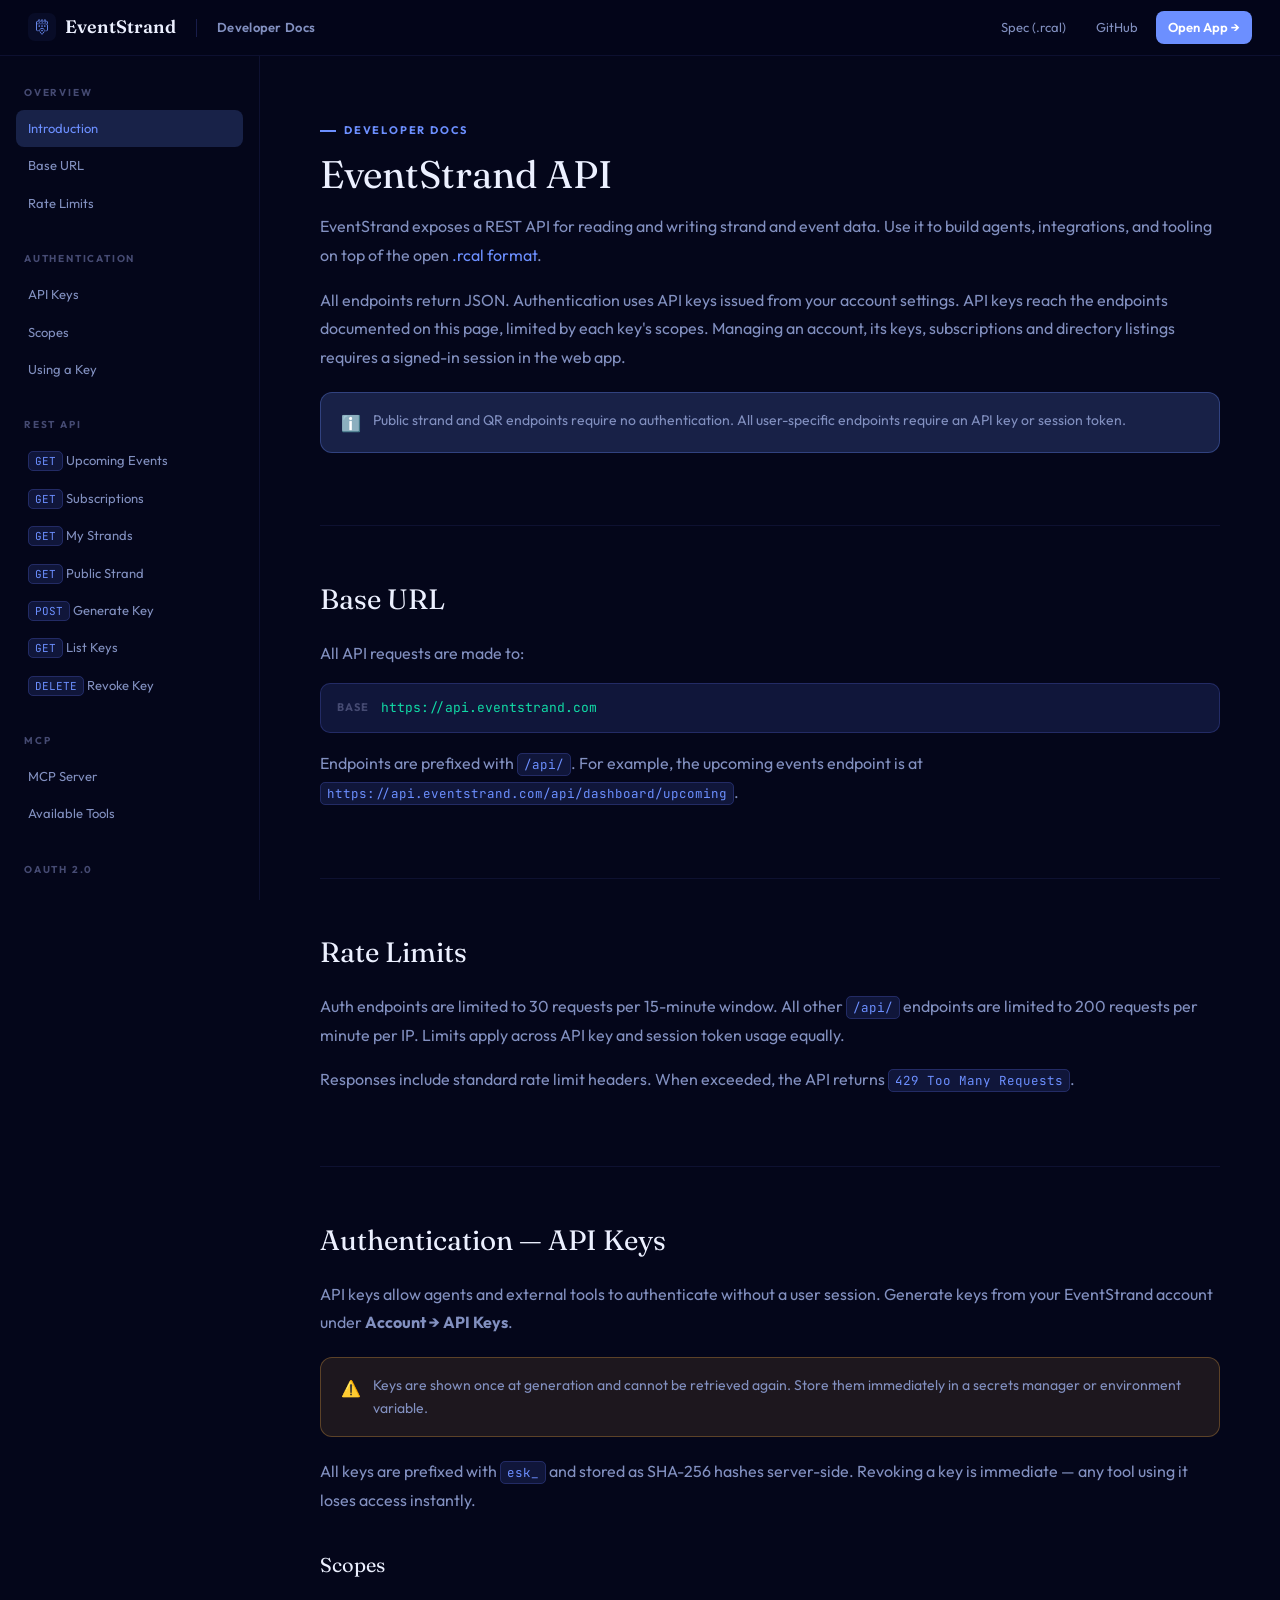
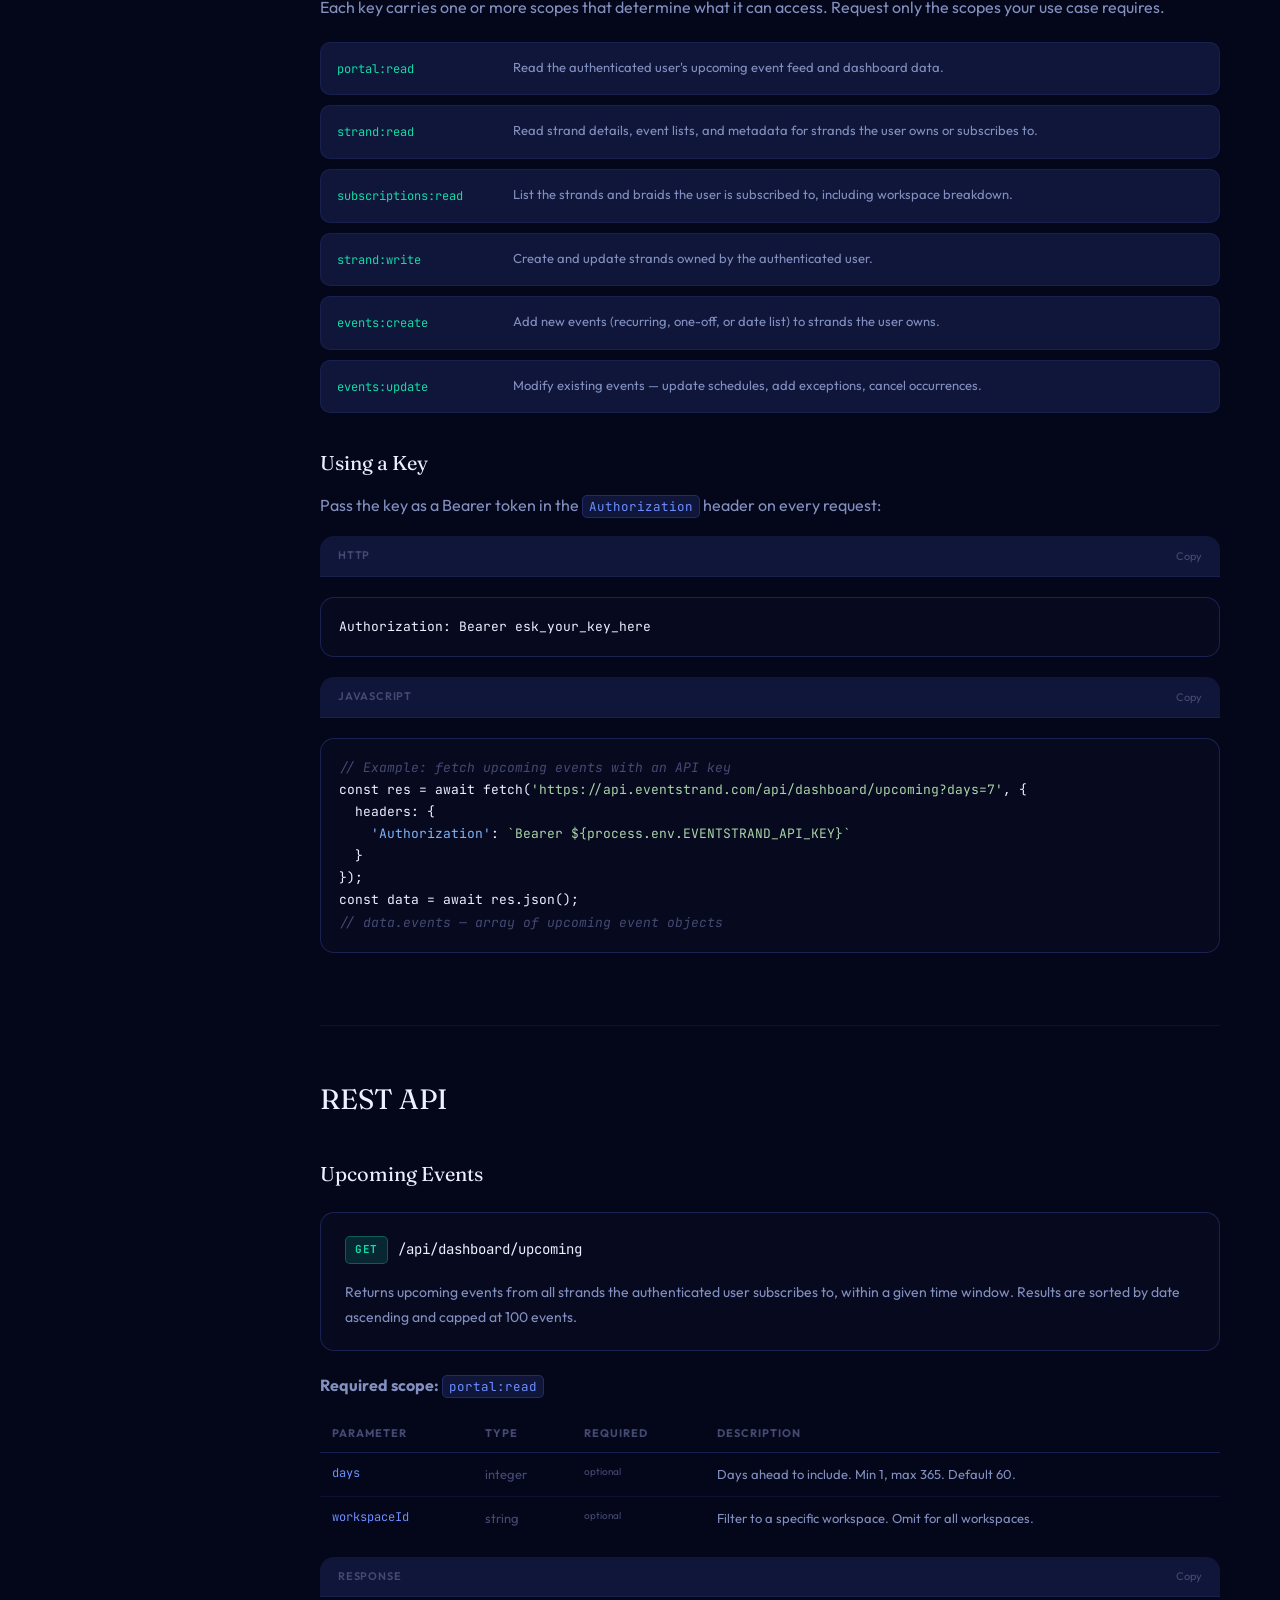
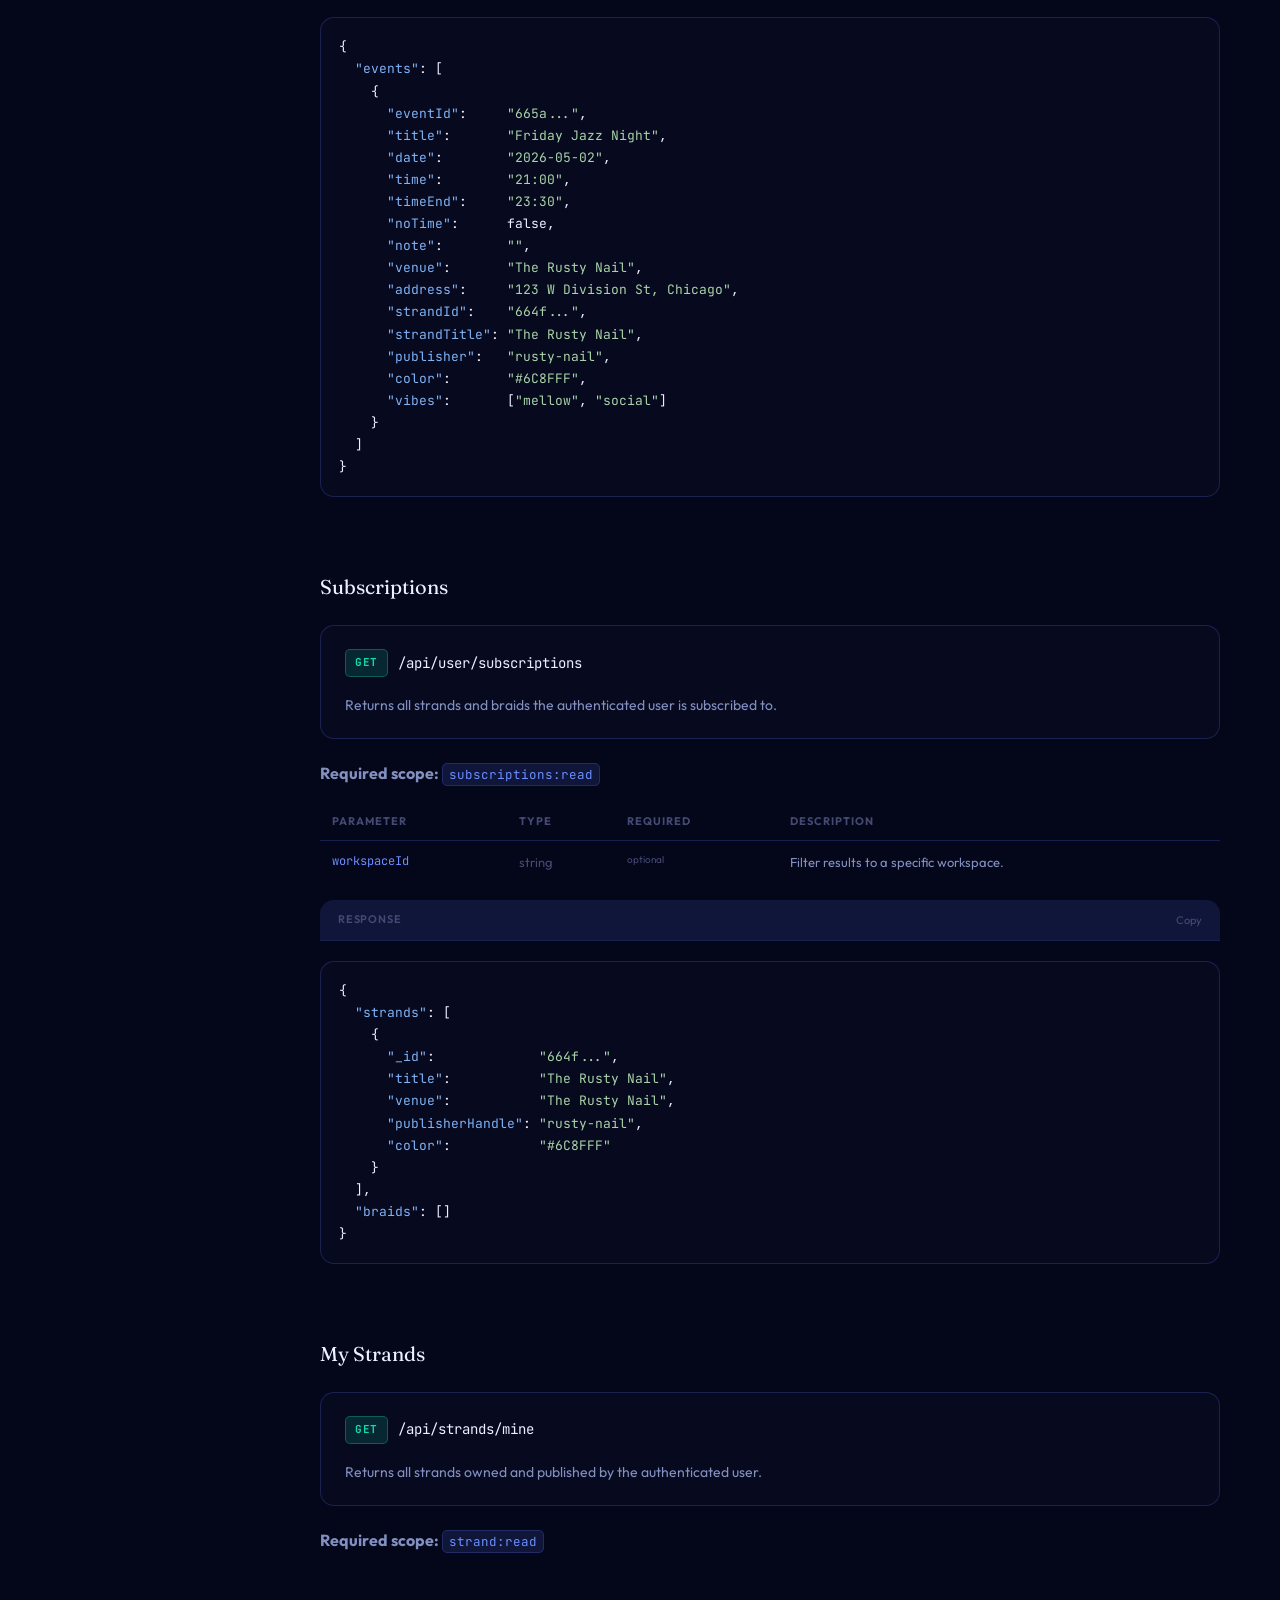
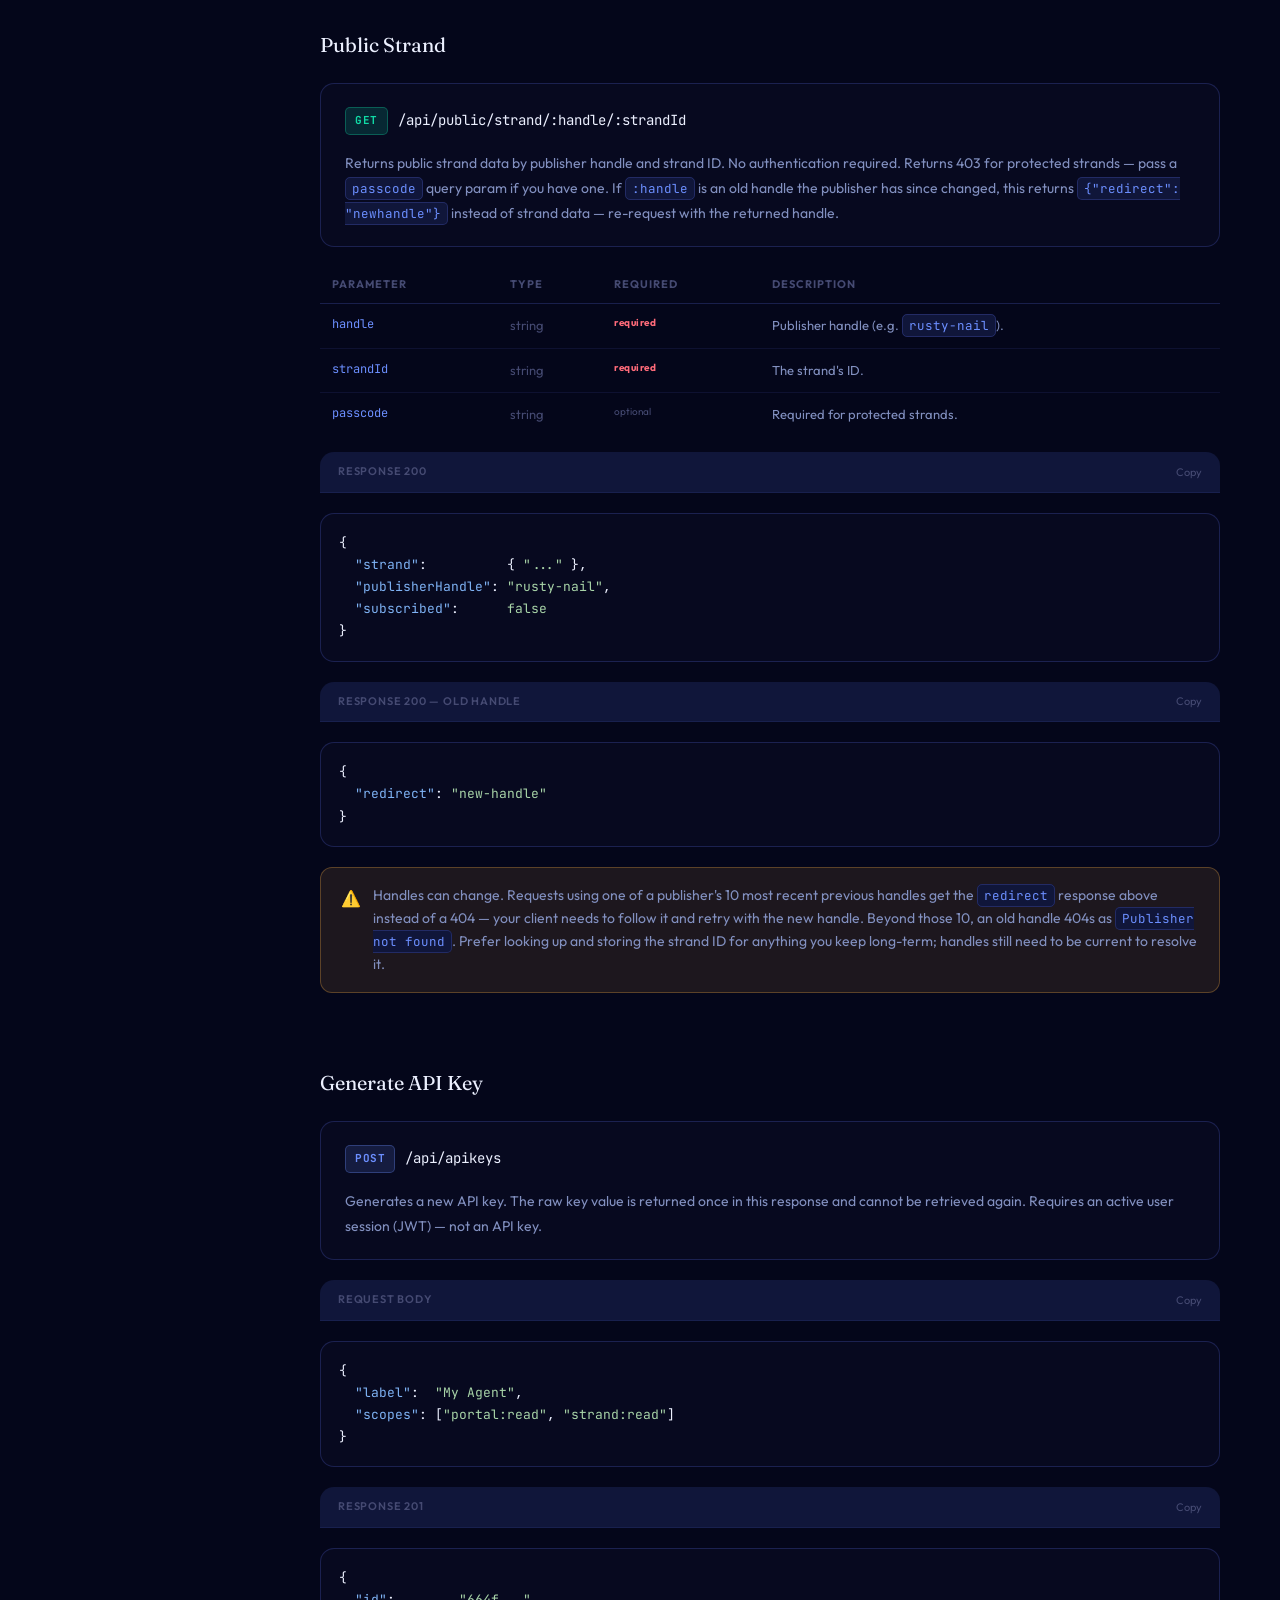
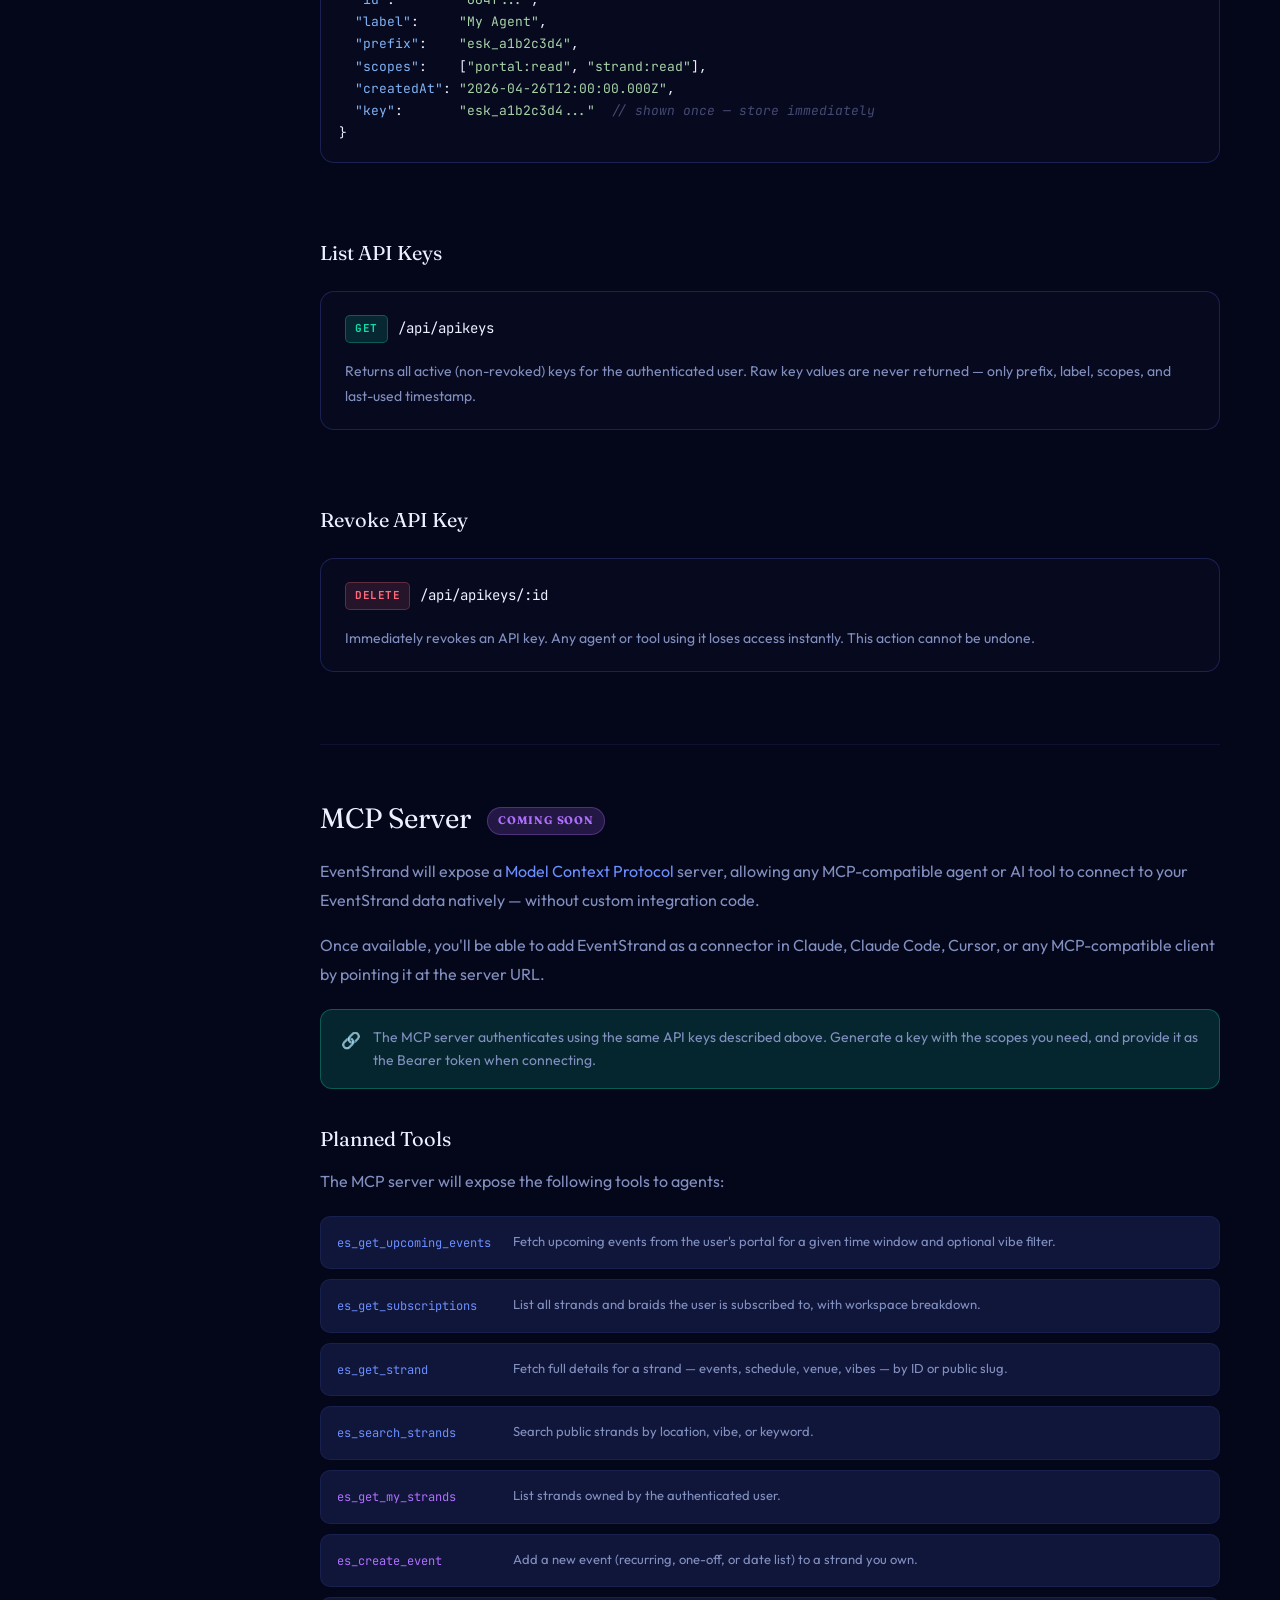
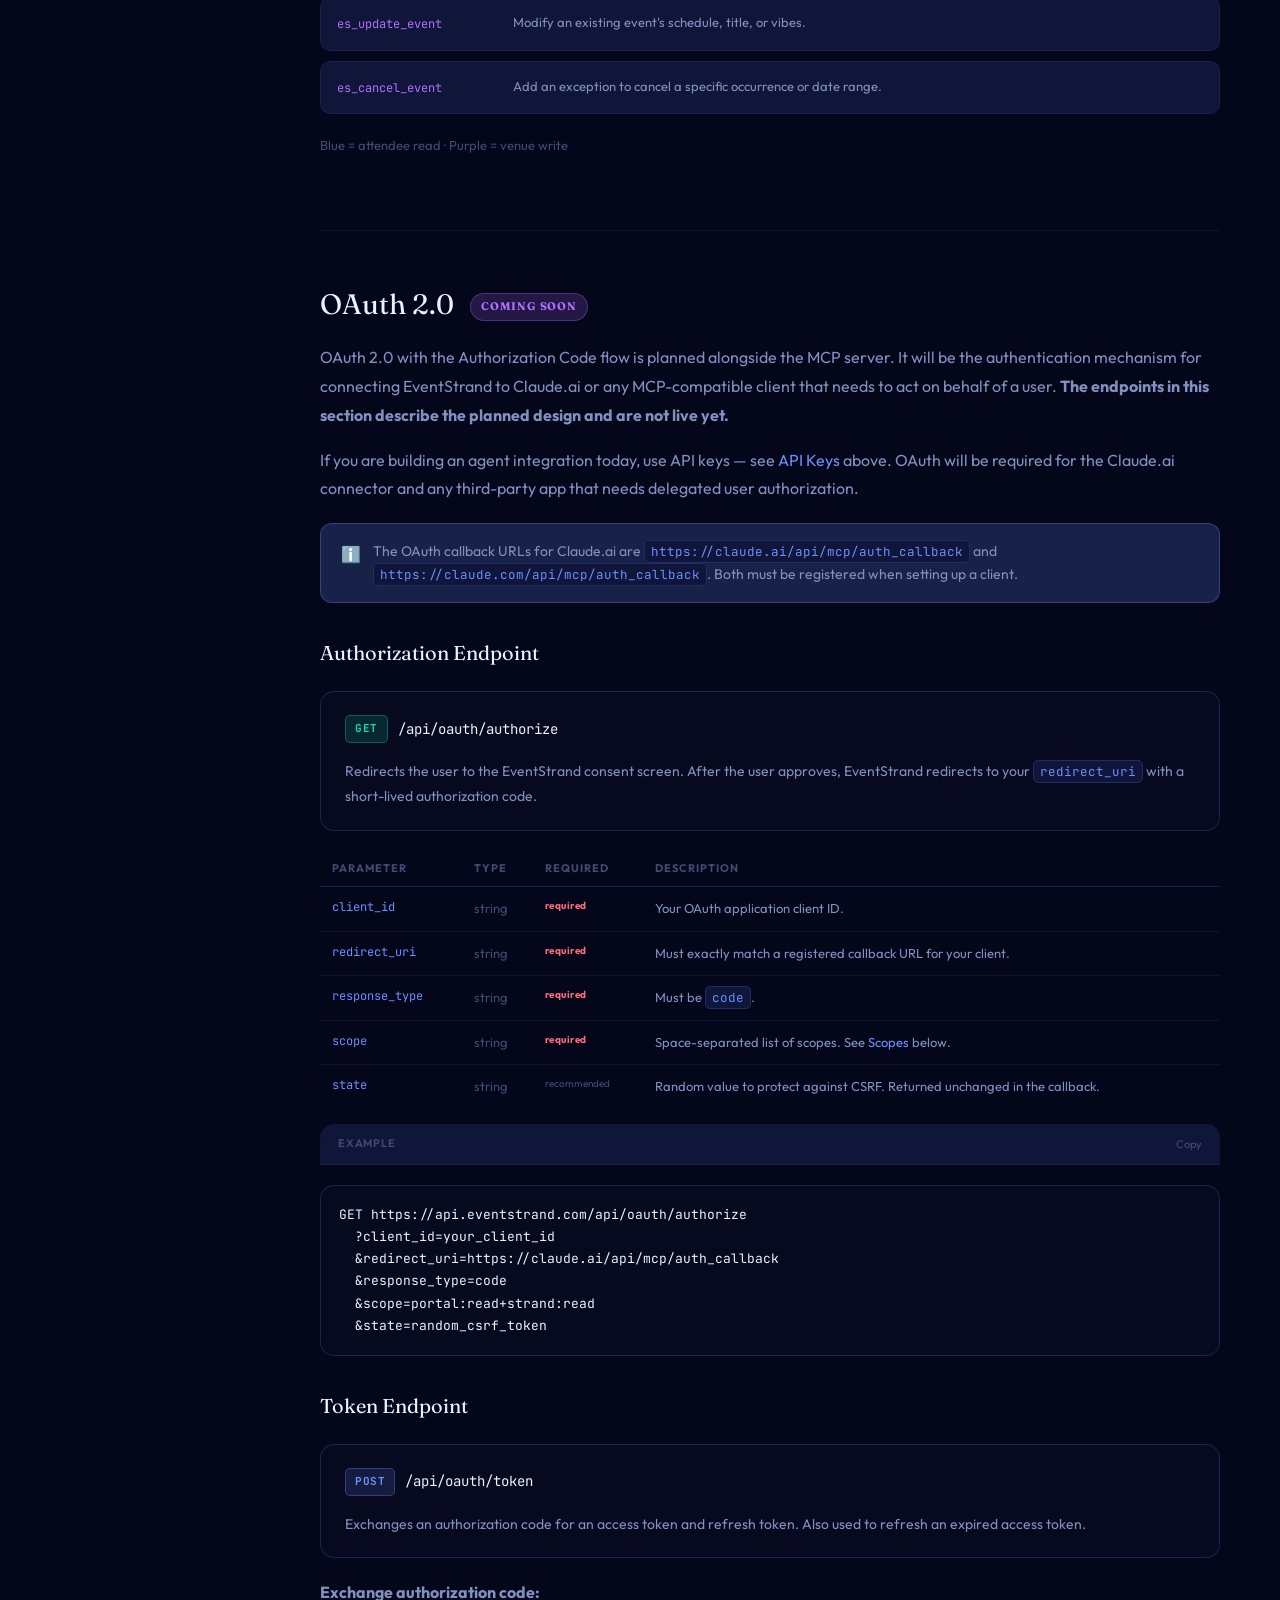
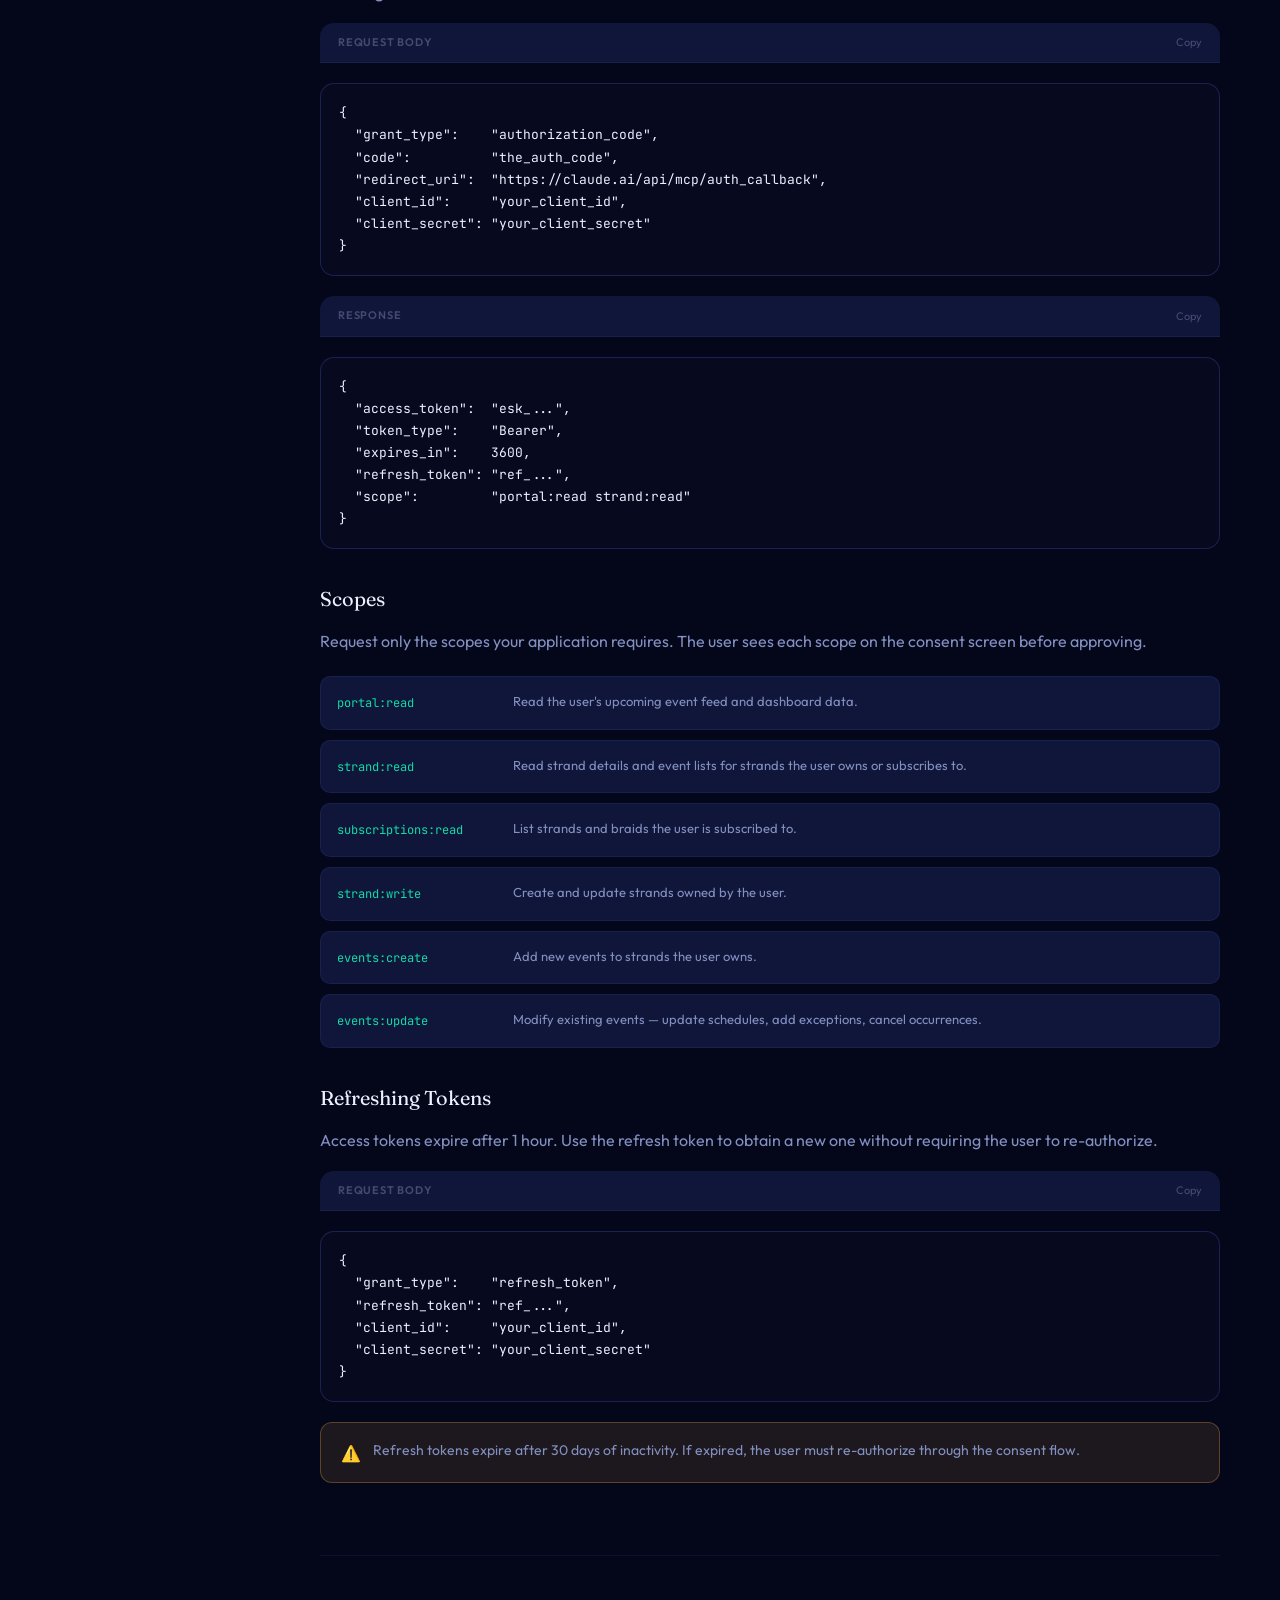
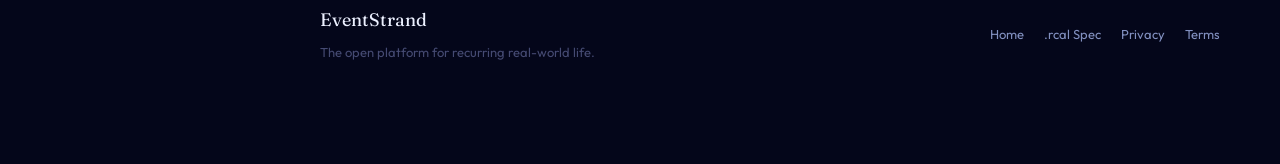
<file: developers/index.html>
<!DOCTYPE html>
<html lang="en">
<head>
<meta charset="UTF-8">
<meta name="viewport" content="width=device-width, initial-scale=1.0">
<title>Developer Docs — EventStrand API</title>
<meta name="description" content="EventStrand developer documentation: REST API endpoints, API keys and scopes, rate limits, and the open .rcal schedule format.">
<link rel="canonical" href="https://eventstrand.com/developers/">
<link rel="preconnect" href="https://fonts.googleapis.com">
<link rel="preconnect" href="https://fonts.gstatic.com" crossorigin>
<link href="https://fonts.googleapis.com/css2?family=Fraunces:ital,opsz,wght@0,9..144,300;0,9..144,400;0,9..144,600;0,9..144,700;1,9..144,300;1,9..144,400&family=Outfit:wght@300;400;500;600;700&family=JetBrains+Mono:wght@400;500;600&display=swap" rel="stylesheet">
<link rel="icon" type="image/x-icon" href="/favicon.ico">
<link rel="apple-touch-icon" sizes="180x180" href="/icon-180.png">
<style>
:root {
  --bg:           #04061a;
  --bg2:          #07091f;
  --bg3:          #0b0d26;
  --surface:      #10163a;
  --surface2:     #171e48;
  --border:       rgba(100,120,255,0.10);
  --border2:      rgba(100,120,255,0.22);
  --primary:      #6C8FFF;
  --primary-glow: rgba(108,143,255,0.20);
  --green:        #11DBA6;
  --green-glow:   rgba(17,219,166,0.15);
  --violet:       #B06FFF;
  --violet-glow:  rgba(176,111,255,0.18);
  --red:          #FF6B7A;
  --amber:        #FFB347;
  --text:         #ECF0FF;
  --text-dim:     #8290C0;
  --text-faint:   #454A72;
  --nav-width:    260px;
  --content-max:  760px;
}

* { margin: 0; padding: 0; box-sizing: border-box; }
html { scroll-behavior: smooth; }
body { background: var(--bg); color: var(--text); font-family: 'Outfit', sans-serif; font-size: 16px; line-height: 1.8; overflow-x: hidden; }
::-webkit-scrollbar { width: 5px; }
::-webkit-scrollbar-track { background: var(--bg); }
::-webkit-scrollbar-thumb { background: var(--surface2); border-radius: 3px; }

/* ── TOPBAR ── */
.topbar {
  position: fixed; top: 0; left: 0; right: 0; z-index: 200;
  height: 56px; background: rgba(4,6,26,0.92); backdrop-filter: blur(20px);
  border-bottom: 1px solid var(--border);
  display: flex; align-items: center; padding: 0 28px; gap: 20px;
}
.topbar-logo { display: flex; align-items: center; gap: 9px; text-decoration: none; }
.topbar-logo img { width: 28px; height: 28px; border-radius: 7px; object-fit: cover; }
.topbar-logo-text { font-family: 'Fraunces', serif; font-size: 18px; font-weight: 600; color: var(--text); }
.topbar-sep { width: 1px; height: 18px; background: var(--border2); }
.topbar-section { font-size: 13px; font-weight: 600; color: var(--text-dim); letter-spacing: 0.3px; }
.topbar-links { margin-left: auto; display: flex; gap: 6px; }
.topbar-links a { font-size: 13px; color: var(--text-dim); text-decoration: none; padding: 5px 12px; border-radius: 8px; transition: all 0.18s; }
.topbar-links a:hover { color: var(--text); background: var(--surface); }
.topbar-links a.cta { background: var(--primary); color: white; font-weight: 600; }
.topbar-links a.cta:hover { background: #8aaeff; }

/* ── LAYOUT ── */
.layout { display: flex; padding-top: 56px; min-height: 100vh; }

/* ── SIDEBAR ── */
.sidebar {
  width: var(--nav-width); flex-shrink: 0;
  position: fixed; top: 56px; bottom: 0; left: 0;
  overflow-y: auto; padding: 28px 0 40px;
  border-right: 1px solid var(--border);
  background: var(--bg);
}
.sidebar::-webkit-scrollbar { width: 3px; }
.sidebar::-webkit-scrollbar-thumb { background: var(--surface2); }
.nav-group { margin-bottom: 28px; padding: 0 16px; }
.nav-group-label {
  font-size: 10px; font-weight: 700; letter-spacing: 1.8px; text-transform: uppercase;
  color: var(--text-faint); margin-bottom: 8px; padding: 0 8px;
}
.nav-item {
  display: block; padding: 7px 12px; border-radius: 8px;
  font-size: 13px; color: var(--text-dim); text-decoration: none;
  transition: all 0.15s; cursor: pointer; border: none; background: none;
  width: 100%; text-align: left; font-family: 'Outfit', sans-serif;
}
.nav-item:hover { color: var(--text); background: var(--surface); }
.nav-item.active { color: var(--primary); background: var(--primary-glow); }
.nav-item code { font-family: 'JetBrains Mono', monospace; font-size: 11px; }

/* ── CONTENT ── */
.content {
  margin-left: var(--nav-width);
  padding: 56px 60px 100px;
  max-width: calc(var(--nav-width) + var(--content-max) + 120px);
  flex: 1 1 auto;
  min-width: 0;
}

/* ── SECTIONS ── */
.doc-section { margin-bottom: 72px; scroll-margin-top: 80px; }
.doc-section:last-child { margin-bottom: 0; }

.section-eyebrow {
  display: inline-flex; align-items: center; gap: 8px;
  font-size: 11px; font-weight: 700; letter-spacing: 1.8px; text-transform: uppercase;
  color: var(--primary); margin-bottom: 12px;
}
.section-eyebrow::before { content: ''; width: 16px; height: 2px; background: var(--primary); display: block; }

h1 { font-family: 'Fraunces', serif; font-size: clamp(30px, 3vw, 44px); font-weight: 400; line-height: 1.12; color: var(--text); margin-bottom: 16px; }
h2 { font-family: 'Fraunces', serif; font-size: 28px; font-weight: 400; color: var(--text); margin-bottom: 14px; }
h3 { font-family: 'Fraunces', serif; font-size: 20px; font-weight: 400; color: var(--text); margin-bottom: 10px; margin-top: 32px; }
h3:first-child { margin-top: 0; }
p { color: var(--text-dim); margin-bottom: 16px; line-height: 1.8; }
p:last-child { margin-bottom: 0; }
a { color: var(--primary); text-decoration: none; }
a:hover { text-decoration: underline; }

/* ── DIVIDER ── */
.doc-divider { height: 1px; background: var(--border); margin: 48px 0; }

/* ── CODE ── */
code { font-family: 'JetBrains Mono', monospace; font-size: 12.5px; background: var(--surface); border: 1px solid var(--border2); border-radius: 5px; padding: 2px 6px; color: var(--primary); }
pre {
  background: var(--bg2); border: 1px solid var(--border2); border-radius: 14px;
  overflow-x: auto; margin: 20px 0;
  font-family: 'JetBrains Mono', monospace; font-size: 13px; line-height: 1.7;
}
.pre-header {
  padding: 10px 18px; background: var(--surface); border-bottom: 1px solid var(--border);
  border-radius: 14px 14px 0 0; display: flex; align-items: center; justify-content: space-between;
}
.pre-lang { font-size: 11px; font-weight: 600; color: var(--text-faint); letter-spacing: 0.8px; text-transform: uppercase; }
.pre-copy { font-size: 11px; color: var(--text-faint); cursor: pointer; background: none; border: none; font-family: 'Outfit', sans-serif; transition: color 0.15s; }
.pre-copy:hover { color: var(--primary); }
pre code { background: none; border: none; padding: 0; color: var(--text); font-size: 13px; display: block; padding: 18px; }

/* syntax */
.k { color: #7fb3f5; } /* key */
.s { color: #a8d4a8; } /* string */
.n { color: #f0a46a; } /* number */
.b { color: var(--green); } /* boolean */
.c { color: var(--text-faint); font-style: italic; } /* comment */
.m { color: var(--primary); } /* method */
.p { color: var(--violet); } /* path */

/* ── METHOD BADGES ── */
.method { display: inline-flex; align-items: center; gap: 10px; margin-bottom: 8px; }
.badge {
  font-family: 'JetBrains Mono', monospace; font-size: 11px; font-weight: 700;
  padding: 3px 9px; border-radius: 5px; letter-spacing: 0.5px;
}
.badge-get  { background: rgba(17,219,166,0.15); color: var(--green); border: 1px solid rgba(17,219,166,0.3); }
.badge-post { background: rgba(108,143,255,0.15); color: var(--primary); border: 1px solid rgba(108,143,255,0.3); }
.badge-patch { background: rgba(255,179,71,0.12); color: var(--amber); border: 1px solid rgba(255,179,71,0.28); }
.badge-delete { background: rgba(255,107,122,0.12); color: var(--red); border: 1px solid rgba(255,107,122,0.28); }
.endpoint-path { font-family: 'JetBrains Mono', monospace; font-size: 14px; color: var(--text); }

/* ── ENDPOINT BLOCK ── */
.endpoint {
  background: var(--bg2); border: 1px solid var(--border2); border-radius: 14px;
  padding: 20px 24px; margin: 20px 0;
}
.endpoint-desc { font-size: 14px; color: var(--text-dim); margin: 8px 0 0; }

/* ── PARAMS TABLE ── */
.param-table { width: 100%; border-collapse: collapse; margin: 16px 0; font-size: 13px; }
.param-table th { text-align: left; font-size: 11px; font-weight: 700; letter-spacing: 1px; text-transform: uppercase; color: var(--text-faint); padding: 8px 12px; border-bottom: 1px solid var(--border2); }
.param-table td { padding: 10px 12px; border-bottom: 1px solid var(--border); color: var(--text-dim); vertical-align: top; }
.param-table tr:last-child td { border-bottom: none; }
.param-table td:first-child { font-family: 'JetBrains Mono', monospace; font-size: 12px; color: var(--primary); white-space: nowrap; }
.param-table td:nth-child(2) { color: var(--text-faint); }
.param-req { color: var(--red) !important; font-size: 10px; font-weight: 700; letter-spacing: 0.5px; }
.param-opt { color: var(--text-faint) !important; font-size: 10px; }

/* ── SCOPE GRID ── */
.scope-grid { display: flex; flex-direction: column; gap: 10px; margin: 20px 0; }
.scope-row {
  display: flex; align-items: flex-start; gap: 16px;
  background: var(--surface); border: 1px solid var(--border); border-radius: 10px; padding: 14px 16px;
}
.scope-name { font-family: 'JetBrains Mono', monospace; font-size: 12px; color: var(--green); white-space: nowrap; min-width: 160px; margin-top: 2px; }
.scope-desc { font-size: 13px; color: var(--text-dim); line-height: 1.6; }

/* ── CALLOUT ── */
.callout {
  border-radius: 12px; padding: 16px 20px; margin: 20px 0;
  display: flex; gap: 12px; align-items: flex-start;
  font-size: 14px; line-height: 1.65;
}
.callout-info { background: var(--primary-glow); border: 1px solid rgba(108,143,255,0.3); color: var(--text-dim); }
.callout-warn { background: rgba(255,179,71,0.10); border: 1px solid rgba(255,179,71,0.28); color: var(--text-dim); }
.callout-green { background: var(--green-glow); border: 1px solid rgba(17,219,166,0.3); color: var(--text-dim); }
.callout-icon { font-size: 16px; flex-shrink: 0; margin-top: 1px; }

/* ── COMING SOON CHIP ── */
.chip-soon { display: inline-flex; align-items: center; gap: 5px; font-size: 11px; font-weight: 700; letter-spacing: 0.8px; text-transform: uppercase; background: var(--violet-glow); color: var(--violet); border: 1px solid rgba(176,111,255,0.3); border-radius: 20px; padding: 3px 10px; margin-left: 10px; vertical-align: middle; }

/* ── BASE URL BLOCK ── */
.base-url { display: flex; align-items: center; gap: 12px; background: var(--surface); border: 1px solid var(--border2); border-radius: 10px; padding: 12px 16px; margin: 16px 0; }
.base-url-label { font-size: 11px; font-weight: 700; color: var(--text-faint); text-transform: uppercase; letter-spacing: 1px; white-space: nowrap; }
.base-url-val { font-family: 'JetBrains Mono', monospace; font-size: 13px; color: var(--green); }

/* ── RESPONSIVE ── */
@media (max-width: 860px) {
  .sidebar { display: none; }
  .content { margin-left: 0; padding: 32px 20px 80px; }
  .topbar { padding: 0 16px; }
  .topbar-section { display: none; }
  .topbar-sep { display: none; }
  .content code { overflow-wrap: anywhere; }
  .content pre code { overflow-wrap: normal; }
  .content table { display: block; max-width: 100%; overflow-x: auto; }
  .method { flex-wrap: wrap; }
  .endpoint-path { overflow-wrap: anywhere; }
}
@media (max-width: 480px) {
  .topbar-links a:not(.cta) { display: none; }
  .topbar-links a.cta { white-space: nowrap; }
}
</style>
</head>
<body>

<!-- ── TOPBAR ── -->
<nav class="topbar">
  <a href="/" class="topbar-logo">
    <img src="/icon-192.png" alt="EventStrand">
    <span class="topbar-logo-text">EventStrand</span>
  </a>
  <div class="topbar-sep"></div>
  <span class="topbar-section">Developer Docs</span>
  <div class="topbar-links">
    <a href="/spec">Spec (.rcal)</a>
    <a href="https://github.com/GitwithitDan/EventStrand" target="_blank" rel="noopener">GitHub</a>
    <a href="/" class="cta">Open App →</a>
  </div>
</nav>

<div class="layout">

  <!-- ── SIDEBAR NAV ── -->
  <nav class="sidebar">
    <div class="nav-group">
      <div class="nav-group-label">Overview</div>
      <a class="nav-item active" href="#overview">Introduction</a>
      <a class="nav-item" href="#base-url">Base URL</a>
      <a class="nav-item" href="#rate-limits">Rate Limits</a>
    </div>
    <div class="nav-group">
      <div class="nav-group-label">Authentication</div>
      <a class="nav-item" href="#auth-apikeys">API Keys</a>
      <a class="nav-item" href="#auth-scopes">Scopes</a>
      <a class="nav-item" href="#auth-usage">Using a Key</a>
    </div>
    <div class="nav-group">
      <div class="nav-group-label">REST API</div>
      <a class="nav-item" href="#endpoint-upcoming"><code>GET</code> Upcoming Events</a>
      <a class="nav-item" href="#endpoint-subscriptions"><code>GET</code> Subscriptions</a>
      <a class="nav-item" href="#endpoint-strands-mine"><code>GET</code> My Strands</a>
      <a class="nav-item" href="#endpoint-strand-public"><code>GET</code> Public Strand</a>
      <a class="nav-item" href="#endpoint-keys-create"><code>POST</code> Generate Key</a>
      <a class="nav-item" href="#endpoint-keys-list"><code>GET</code> List Keys</a>
      <a class="nav-item" href="#endpoint-keys-revoke"><code>DELETE</code> Revoke Key</a>
    </div>
    <div class="nav-group">
      <div class="nav-group-label">MCP</div>
      <a class="nav-item" href="#mcp-overview">MCP Server</a>
      <a class="nav-item" href="#mcp-tools">Available Tools</a>
    </div>
    <div class="nav-group">
      <div class="nav-group-label">OAuth 2.0</div>
      <a class="nav-item" href="#oauth-overview">Overview</a>
      <a class="nav-item" href="#oauth-authorize">Authorization Endpoint</a>
      <a class="nav-item" href="#oauth-token">Token Endpoint</a>
      <a class="nav-item" href="#oauth-scopes">Scopes</a>
      <a class="nav-item" href="#oauth-refresh">Refreshing Tokens</a>
    </div>
    <div class="nav-group">
      <div class="nav-group-label">Format</div>
      <a class="nav-item" href="/spec">.rcal Specification ↗</a>
    </div>
  </nav>

  <!-- ── MAIN CONTENT ── -->
  <main class="content">

    <!-- OVERVIEW -->
    <div class="doc-section" id="overview">
      <div class="section-eyebrow">Developer Docs</div>
      <h1>EventStrand API</h1>
      <p>EventStrand exposes a REST API for reading and writing strand and event data. Use it to build agents, integrations, and tooling on top of the open <a href="/spec">.rcal format</a>.</p>
      <p>All endpoints return JSON. Authentication uses API keys issued from your account settings. API keys reach the endpoints documented on this page, limited by each key's scopes. Managing an account, its keys, subscriptions and directory listings requires a signed-in session in the web app.</p>

      <div class="callout callout-info">
        <span class="callout-icon">ℹ️</span>
        <span>Public strand and QR endpoints require no authentication. All user-specific endpoints require an API key or session token.</span>
      </div>
    </div>

    <div class="doc-divider"></div>

    <!-- BASE URL -->
    <div class="doc-section" id="base-url">
      <h2>Base URL</h2>
      <p>All API requests are made to:</p>
      <div class="base-url">
        <span class="base-url-label">Base</span>
        <span class="base-url-val">https://api.eventstrand.com</span>
      </div>
      <p>Endpoints are prefixed with <code>/api/</code>. For example, the upcoming events endpoint is at <code>https://api.eventstrand.com/api/dashboard/upcoming</code>.</p>
    </div>

    <div class="doc-divider"></div>

    <!-- RATE LIMITS -->
    <div class="doc-section" id="rate-limits">
      <h2>Rate Limits</h2>
      <p>Auth endpoints are limited to 30 requests per 15-minute window. All other <code>/api/</code> endpoints are limited to 200 requests per minute per IP. Limits apply across API key and session token usage equally.</p>
      <p>Responses include standard rate limit headers. When exceeded, the API returns <code>429 Too Many Requests</code>.</p>
    </div>

    <div class="doc-divider"></div>

    <!-- AUTH — API KEYS -->
    <div class="doc-section" id="auth-apikeys">
      <h2>Authentication — API Keys</h2>
      <p>API keys allow agents and external tools to authenticate without a user session. Generate keys from your EventStrand account under <strong>Account → API Keys</strong>.</p>

      <div class="callout callout-warn">
        <span class="callout-icon">⚠️</span>
        <span>Keys are shown once at generation and cannot be retrieved again. Store them immediately in a secrets manager or environment variable.</span>
      </div>

      <p>All keys are prefixed with <code>esk_</code> and stored as SHA-256 hashes server-side. Revoking a key is immediate — any tool using it loses access instantly.</p>

      <h3 id="auth-scopes">Scopes</h3>
      <p>Each key carries one or more scopes that determine what it can access. Request only the scopes your use case requires.</p>

      <div class="scope-grid">
        <div class="scope-row">
          <span class="scope-name">portal:read</span>
          <span class="scope-desc">Read the authenticated user's upcoming event feed and dashboard data.</span>
        </div>
        <div class="scope-row">
          <span class="scope-name">strand:read</span>
          <span class="scope-desc">Read strand details, event lists, and metadata for strands the user owns or subscribes to.</span>
        </div>
        <div class="scope-row">
          <span class="scope-name">subscriptions:read</span>
          <span class="scope-desc">List the strands and braids the user is subscribed to, including workspace breakdown.</span>
        </div>
        <div class="scope-row">
          <span class="scope-name">strand:write</span>
          <span class="scope-desc">Create and update strands owned by the authenticated user.</span>
        </div>
        <div class="scope-row">
          <span class="scope-name">events:create</span>
          <span class="scope-desc">Add new events (recurring, one-off, or date list) to strands the user owns.</span>
        </div>
        <div class="scope-row">
          <span class="scope-name">events:update</span>
          <span class="scope-desc">Modify existing events — update schedules, add exceptions, cancel occurrences.</span>
        </div>
      </div>

      <h3 id="auth-usage">Using a Key</h3>
      <p>Pass the key as a Bearer token in the <code>Authorization</code> header on every request:</p>

      <div class="pre-header">
        <span class="pre-lang">HTTP</span>
        <button class="pre-copy" onclick="copyCode(this)">Copy</button>
      </div>
      <pre><code>Authorization: Bearer esk_your_key_here</code></pre>

      <div class="pre-header" style="border-radius:14px 14px 0 0;margin-top:20px;">
        <span class="pre-lang">JavaScript</span>
        <button class="pre-copy" onclick="copyCode(this)">Copy</button>
      </div>
      <pre><code><span class="c">// Example: fetch upcoming events with an API key</span>
const res = await fetch(<span class="s">'https://api.eventstrand.com/api/dashboard/upcoming?days=7'</span>, {
  headers: {
    <span class="k">'Authorization'</span>: <span class="s">`Bearer ${process.env.EVENTSTRAND_API_KEY}`</span>
  }
});
const data = await res.json();
<span class="c">// data.events — array of upcoming event objects</span></code></pre>
    </div>

    <div class="doc-divider"></div>

    <!-- ENDPOINTS -->
    <div class="doc-section" id="endpoint-upcoming">
      <h2>REST API</h2>
      <h3>Upcoming Events</h3>
      <div class="endpoint">
        <div class="method">
          <span class="badge badge-get">GET</span>
          <span class="endpoint-path">/api/dashboard/upcoming</span>
        </div>
        <div class="endpoint-desc">Returns upcoming events from all strands the authenticated user subscribes to, within a given time window. Results are sorted by date ascending and capped at 100 events.</div>
      </div>

      <p><strong>Required scope:</strong> <code>portal:read</code></p>

      <table class="param-table">
        <tr><th>Parameter</th><th>Type</th><th>Required</th><th>Description</th></tr>
        <tr><td>days</td><td>integer</td><td class="param-opt">optional</td><td>Days ahead to include. Min 1, max 365. Default 60.</td></tr>
        <tr><td>workspaceId</td><td>string</td><td class="param-opt">optional</td><td>Filter to a specific workspace. Omit for all workspaces.</td></tr>
      </table>

      <div class="pre-header">
        <span class="pre-lang">Response</span>
        <button class="pre-copy" onclick="copyCode(this)">Copy</button>
      </div>
      <pre><code>{
  <span class="k">"events"</span>: [
    {
      <span class="k">"eventId"</span>:     <span class="s">"665a..."</span>,
      <span class="k">"title"</span>:       <span class="s">"Friday Jazz Night"</span>,
      <span class="k">"date"</span>:        <span class="s">"2026-05-02"</span>,
      <span class="k">"time"</span>:        <span class="s">"21:00"</span>,
      <span class="k">"timeEnd"</span>:     <span class="s">"23:30"</span>,
      <span class="k">"noTime"</span>:      false,
      <span class="k">"note"</span>:        <span class="s">""</span>,
      <span class="k">"venue"</span>:       <span class="s">"The Rusty Nail"</span>,
      <span class="k">"address"</span>:     <span class="s">"123 W Division St, Chicago"</span>,
      <span class="k">"strandId"</span>:    <span class="s">"664f..."</span>,
      <span class="k">"strandTitle"</span>: <span class="s">"The Rusty Nail"</span>,
      <span class="k">"publisher"</span>:   <span class="s">"rusty-nail"</span>,
      <span class="k">"color"</span>:       <span class="s">"#6C8FFF"</span>,
      <span class="k">"vibes"</span>:       [<span class="s">"mellow"</span>, <span class="s">"social"</span>]
    }
  ]
}</code></pre>
    </div>

    <div class="doc-section" id="endpoint-subscriptions">
      <h3>Subscriptions</h3>
      <div class="endpoint">
        <div class="method">
          <span class="badge badge-get">GET</span>
          <span class="endpoint-path">/api/user/subscriptions</span>
        </div>
        <div class="endpoint-desc">Returns all strands and braids the authenticated user is subscribed to.</div>
      </div>

      <p><strong>Required scope:</strong> <code>subscriptions:read</code></p>

      <table class="param-table">
        <tr><th>Parameter</th><th>Type</th><th>Required</th><th>Description</th></tr>
        <tr><td>workspaceId</td><td>string</td><td class="param-opt">optional</td><td>Filter results to a specific workspace.</td></tr>
      </table>

      <div class="pre-header">
        <span class="pre-lang">Response</span>
        <button class="pre-copy" onclick="copyCode(this)">Copy</button>
      </div>
      <pre><code>{
  <span class="k">"strands"</span>: [
    {
      <span class="k">"_id"</span>:             <span class="s">"664f..."</span>,
      <span class="k">"title"</span>:           <span class="s">"The Rusty Nail"</span>,
      <span class="k">"venue"</span>:           <span class="s">"The Rusty Nail"</span>,
      <span class="k">"publisherHandle"</span>: <span class="s">"rusty-nail"</span>,
      <span class="k">"color"</span>:           <span class="s">"#6C8FFF"</span>
    }
  ],
  <span class="k">"braids"</span>: []
}</code></pre>
    </div>

    <div class="doc-section" id="endpoint-strands-mine">
      <h3>My Strands</h3>
      <div class="endpoint">
        <div class="method">
          <span class="badge badge-get">GET</span>
          <span class="endpoint-path">/api/strands/mine</span>
        </div>
        <div class="endpoint-desc">Returns all strands owned and published by the authenticated user.</div>
      </div>

      <p><strong>Required scope:</strong> <code>strand:read</code></p>
    </div>

    <div class="doc-section" id="endpoint-strand-public">
      <h3>Public Strand</h3>
      <div class="endpoint">
        <div class="method">
          <span class="badge badge-get">GET</span>
          <span class="endpoint-path">/api/public/strand/:handle/:strandId</span>
        </div>
        <div class="endpoint-desc">Returns public strand data by publisher handle and strand ID. No authentication required. Returns 403 for protected strands — pass a <code>passcode</code> query param if you have one. If <code>:handle</code> is an old handle the publisher has since changed, this returns <code>{"redirect": "newhandle"}</code> instead of strand data — re-request with the returned handle.</div>
      </div>

      <table class="param-table">
        <tr><th>Parameter</th><th>Type</th><th>Required</th><th>Description</th></tr>
        <tr><td>handle</td><td>string</td><td class="param-req">required</td><td>Publisher handle (e.g. <code>rusty-nail</code>).</td></tr>
        <tr><td>strandId</td><td>string</td><td class="param-req">required</td><td>The strand's ID.</td></tr>
        <tr><td>passcode</td><td>string</td><td class="param-opt">optional</td><td>Required for protected strands.</td></tr>
      </table>

      <div class="pre-header">
        <span class="pre-lang">Response 200</span>
        <button class="pre-copy" onclick="copyCode(this)">Copy</button>
      </div>
      <pre><code>{
  <span class="k">"strand"</span>:          { <span class="s">"..."</span> },
  <span class="k">"publisherHandle"</span>: <span class="s">"rusty-nail"</span>,
  <span class="k">"subscribed"</span>:      <span class="s">false</span>
}</code></pre>

      <div class="pre-header" style="margin-top:20px;">
        <span class="pre-lang">Response 200 — old handle</span>
        <button class="pre-copy" onclick="copyCode(this)">Copy</button>
      </div>
      <pre><code>{
  <span class="k">"redirect"</span>: <span class="s">"new-handle"</span>
}</code></pre>

      <div class="callout callout-warn">
        <span class="callout-icon">⚠️</span>
        <span>Handles can change. Requests using one of a publisher's 10 most recent previous handles get the <code>redirect</code> response above instead of a 404 — your client needs to follow it and retry with the new handle. Beyond those 10, an old handle 404s as <code>Publisher not found</code>. Prefer looking up and storing the strand ID for anything you keep long-term; handles still need to be current to resolve it.</span>
      </div>
    </div>

    <div class="doc-section" id="endpoint-keys-create">
      <h3>Generate API Key</h3>
      <div class="endpoint">
        <div class="method">
          <span class="badge badge-post">POST</span>
          <span class="endpoint-path">/api/apikeys</span>
        </div>
        <div class="endpoint-desc">Generates a new API key. The raw key value is returned once in this response and cannot be retrieved again. Requires an active user session (JWT) — not an API key.</div>
      </div>

      <div class="pre-header">
        <span class="pre-lang">Request body</span>
        <button class="pre-copy" onclick="copyCode(this)">Copy</button>
      </div>
      <pre><code>{
  <span class="k">"label"</span>:  <span class="s">"My Agent"</span>,
  <span class="k">"scopes"</span>: [<span class="s">"portal:read"</span>, <span class="s">"strand:read"</span>]
}</code></pre>

      <div class="pre-header" style="margin-top:20px;">
        <span class="pre-lang">Response 201</span>
        <button class="pre-copy" onclick="copyCode(this)">Copy</button>
      </div>
      <pre><code>{
  <span class="k">"id"</span>:        <span class="s">"664f..."</span>,
  <span class="k">"label"</span>:     <span class="s">"My Agent"</span>,
  <span class="k">"prefix"</span>:    <span class="s">"esk_a1b2c3d4"</span>,
  <span class="k">"scopes"</span>:    [<span class="s">"portal:read"</span>, <span class="s">"strand:read"</span>],
  <span class="k">"createdAt"</span>: <span class="s">"2026-04-26T12:00:00.000Z"</span>,
  <span class="k">"key"</span>:       <span class="s">"esk_a1b2c3d4..."</span>  <span class="c">// shown once — store immediately</span>
}</code></pre>
    </div>

    <div class="doc-section" id="endpoint-keys-list">
      <h3>List API Keys</h3>
      <div class="endpoint">
        <div class="method">
          <span class="badge badge-get">GET</span>
          <span class="endpoint-path">/api/apikeys</span>
        </div>
        <div class="endpoint-desc">Returns all active (non-revoked) keys for the authenticated user. Raw key values are never returned — only prefix, label, scopes, and last-used timestamp.</div>
      </div>
    </div>

    <div class="doc-section" id="endpoint-keys-revoke">
      <h3>Revoke API Key</h3>
      <div class="endpoint">
        <div class="method">
          <span class="badge badge-delete">DELETE</span>
          <span class="endpoint-path">/api/apikeys/:id</span>
        </div>
        <div class="endpoint-desc">Immediately revokes an API key. Any agent or tool using it loses access instantly. This action cannot be undone.</div>
      </div>
    </div>

    <div class="doc-divider"></div>

    <!-- MCP -->
    <div class="doc-section" id="mcp-overview">
      <h2>MCP Server <span class="chip-soon">Coming Soon</span></h2>
      <p>EventStrand will expose a <a href="https://modelcontextprotocol.io" target="_blank" rel="noopener">Model Context Protocol</a> server, allowing any MCP-compatible agent or AI tool to connect to your EventStrand data natively — without custom integration code.</p>
      <p>Once available, you'll be able to add EventStrand as a connector in Claude, Claude Code, Cursor, or any MCP-compatible client by pointing it at the server URL.</p>

      <div class="callout callout-green">
        <span class="callout-icon">🔗</span>
        <span>The MCP server authenticates using the same API keys described above. Generate a key with the scopes you need, and provide it as the Bearer token when connecting.</span>
      </div>

      <h3 id="mcp-tools">Planned Tools</h3>
      <p>The MCP server will expose the following tools to agents:</p>

      <div class="scope-grid">
        <div class="scope-row">
          <span class="scope-name" style="color:var(--primary);">es_get_upcoming_events</span>
          <span class="scope-desc">Fetch upcoming events from the user's portal for a given time window and optional vibe filter.</span>
        </div>
        <div class="scope-row">
          <span class="scope-name" style="color:var(--primary);">es_get_subscriptions</span>
          <span class="scope-desc">List all strands and braids the user is subscribed to, with workspace breakdown.</span>
        </div>
        <div class="scope-row">
          <span class="scope-name" style="color:var(--primary);">es_get_strand</span>
          <span class="scope-desc">Fetch full details for a strand — events, schedule, venue, vibes — by ID or public slug.</span>
        </div>
        <div class="scope-row">
          <span class="scope-name" style="color:var(--primary);">es_search_strands</span>
          <span class="scope-desc">Search public strands by location, vibe, or keyword.</span>
        </div>
        <div class="scope-row">
          <span class="scope-name" style="color:var(--violet);">es_get_my_strands</span>
          <span class="scope-desc">List strands owned by the authenticated user.</span>
        </div>
        <div class="scope-row">
          <span class="scope-name" style="color:var(--violet);">es_create_event</span>
          <span class="scope-desc">Add a new event (recurring, one-off, or date list) to a strand you own.</span>
        </div>
        <div class="scope-row">
          <span class="scope-name" style="color:var(--violet);">es_update_event</span>
          <span class="scope-desc">Modify an existing event's schedule, title, or vibes.</span>
        </div>
        <div class="scope-row">
          <span class="scope-name" style="color:var(--violet);">es_cancel_event</span>
          <span class="scope-desc">Add an exception to cancel a specific occurrence or date range.</span>
        </div>
      </div>

      <p style="margin-top:16px;font-size:13px;color:var(--text-faint);">Blue = attendee read · Purple = venue write</p>
    </div>

    <div class="doc-divider"></div>

    <!-- OAUTH -->
    <div class="doc-section" id="oauth-overview">
      <h2>OAuth 2.0 <span class="chip-soon">Coming Soon</span></h2>
      <p>OAuth 2.0 with the Authorization Code flow is planned alongside the MCP server. It will be the authentication mechanism for connecting EventStrand to Claude.ai or any MCP-compatible client that needs to act on behalf of a user. <strong>The endpoints in this section describe the planned design and are not live yet.</strong></p>
      <p>If you are building an agent integration today, use API keys — see <a href="#auth-apikeys">API Keys</a> above. OAuth will be required for the Claude.ai connector and any third-party app that needs delegated user authorization.</p>

      <div class="callout callout-info">
        <span class="callout-icon">ℹ️</span>
        <span>The OAuth callback URLs for Claude.ai are <code>https://claude.ai/api/mcp/auth_callback</code> and <code>https://claude.com/api/mcp/auth_callback</code>. Both must be registered when setting up a client.</span>
      </div>

      <h3 id="oauth-authorize">Authorization Endpoint</h3>
      <div class="endpoint">
        <div class="method">
          <span class="badge badge-get">GET</span>
          <span class="endpoint-path">/api/oauth/authorize</span>
        </div>
        <div class="endpoint-desc">Redirects the user to the EventStrand consent screen. After the user approves, EventStrand redirects to your <code>redirect_uri</code> with a short-lived authorization code.</div>
      </div>

      <table class="param-table">
        <tr><th>Parameter</th><th>Type</th><th>Required</th><th>Description</th></tr>
        <tr><td>client_id</td><td>string</td><td class="param-req">required</td><td>Your OAuth application client ID.</td></tr>
        <tr><td>redirect_uri</td><td>string</td><td class="param-req">required</td><td>Must exactly match a registered callback URL for your client.</td></tr>
        <tr><td>response_type</td><td>string</td><td class="param-req">required</td><td>Must be <code>code</code>.</td></tr>
        <tr><td>scope</td><td>string</td><td class="param-req">required</td><td>Space-separated list of scopes. See <a href="#oauth-scopes">Scopes</a> below.</td></tr>
        <tr><td>state</td><td>string</td><td class="param-opt">recommended</td><td>Random value to protect against CSRF. Returned unchanged in the callback.</td></tr>
      </table>

      <div class="pre-header">
        <span class="pre-lang">Example</span>
        <button class="pre-copy" onclick="copyCode(this)">Copy</button>
      </div>
      <pre><code>GET https://api.eventstrand.com/api/oauth/authorize
  ?client_id=your_client_id
  &amp;redirect_uri=https://claude.ai/api/mcp/auth_callback
  &amp;response_type=code
  &amp;scope=portal:read+strand:read
  &amp;state=random_csrf_token</code></pre>

      <h3 id="oauth-token">Token Endpoint</h3>
      <div class="endpoint">
        <div class="method">
          <span class="badge badge-post">POST</span>
          <span class="endpoint-path">/api/oauth/token</span>
        </div>
        <div class="endpoint-desc">Exchanges an authorization code for an access token and refresh token. Also used to refresh an expired access token.</div>
      </div>

      <p><strong>Exchange authorization code:</strong></p>
      <div class="pre-header">
        <span class="pre-lang">Request body</span>
        <button class="pre-copy" onclick="copyCode(this)">Copy</button>
      </div>
      <pre><code>{
  "grant_type":    "authorization_code",
  "code":          "the_auth_code",
  "redirect_uri":  "https://claude.ai/api/mcp/auth_callback",
  "client_id":     "your_client_id",
  "client_secret": "your_client_secret"
}</code></pre>

      <div class="pre-header" style="margin-top:20px;">
        <span class="pre-lang">Response</span>
        <button class="pre-copy" onclick="copyCode(this)">Copy</button>
      </div>
      <pre><code>{
  "access_token":  "esk_...",
  "token_type":    "Bearer",
  "expires_in":    3600,
  "refresh_token": "ref_...",
  "scope":         "portal:read strand:read"
}</code></pre>

      <h3 id="oauth-scopes">Scopes</h3>
      <p>Request only the scopes your application requires. The user sees each scope on the consent screen before approving.</p>
      <div class="scope-grid">
        <div class="scope-row">
          <span class="scope-name">portal:read</span>
          <span class="scope-desc">Read the user's upcoming event feed and dashboard data.</span>
        </div>
        <div class="scope-row">
          <span class="scope-name">strand:read</span>
          <span class="scope-desc">Read strand details and event lists for strands the user owns or subscribes to.</span>
        </div>
        <div class="scope-row">
          <span class="scope-name">subscriptions:read</span>
          <span class="scope-desc">List strands and braids the user is subscribed to.</span>
        </div>
        <div class="scope-row">
          <span class="scope-name">strand:write</span>
          <span class="scope-desc">Create and update strands owned by the user.</span>
        </div>
        <div class="scope-row">
          <span class="scope-name">events:create</span>
          <span class="scope-desc">Add new events to strands the user owns.</span>
        </div>
        <div class="scope-row">
          <span class="scope-name">events:update</span>
          <span class="scope-desc">Modify existing events — update schedules, add exceptions, cancel occurrences.</span>
        </div>
      </div>

      <h3 id="oauth-refresh">Refreshing Tokens</h3>
      <p>Access tokens expire after 1 hour. Use the refresh token to obtain a new one without requiring the user to re-authorize.</p>
      <div class="pre-header">
        <span class="pre-lang">Request body</span>
        <button class="pre-copy" onclick="copyCode(this)">Copy</button>
      </div>
      <pre><code>{
  "grant_type":    "refresh_token",
  "refresh_token": "ref_...",
  "client_id":     "your_client_id",
  "client_secret": "your_client_secret"
}</code></pre>

      <div class="callout callout-warn">
        <span class="callout-icon">⚠️</span>
        <span>Refresh tokens expire after 30 days of inactivity. If expired, the user must re-authorize through the consent flow.</span>
      </div>
    </div>

    <div class="doc-divider"></div>

    <!-- FOOTER -->
    <div style="display:flex;align-items:center;justify-content:space-between;flex-wrap:wrap;gap:16px;">
      <div>
        <div style="font-family:'Fraunces',serif;font-size:18px;color:var(--text);margin-bottom:4px;">EventStrand</div>
        <div style="font-size:13px;color:var(--text-faint);">The open platform for recurring real-world life.</div>
      </div>
      <div style="display:flex;gap:20px;font-size:13px;">
        <a href="/" style="color:var(--text-dim);">Home</a>
        <a href="/spec" style="color:var(--text-dim);">.rcal Spec</a>
        <a href="/privacy-policy.html" style="color:var(--text-dim);">Privacy</a>
        <a href="/terms-of-service.html" style="color:var(--text-dim);">Terms</a>
      </div>
    </div>

  </main>
</div>

<script>
// Active nav highlight on scroll
const sections = document.querySelectorAll('.doc-section[id], .doc-section h3[id]');
const navItems = document.querySelectorAll('.nav-item');

const observer = new IntersectionObserver(entries => {
  entries.forEach(entry => {
    if (entry.isIntersecting) {
      navItems.forEach(n => n.classList.remove('active'));
      const match = document.querySelector(`.nav-item[href="#${entry.target.id}"]`);
      if (match) match.classList.add('active');
    }
  });
}, { rootMargin: '-20% 0px -70% 0px' });

document.querySelectorAll('[id]').forEach(el => observer.observe(el));

// Copy code blocks
function copyCode(btn) {
  const pre = btn.closest('.pre-header').nextElementSibling;
  const text = pre.querySelector('code').innerText;
  navigator.clipboard.writeText(text).then(() => {
    btn.textContent = 'Copied!';
    setTimeout(() => btn.textContent = 'Copy', 1800);
  });
}
</script>
</body>
</html>
</file>
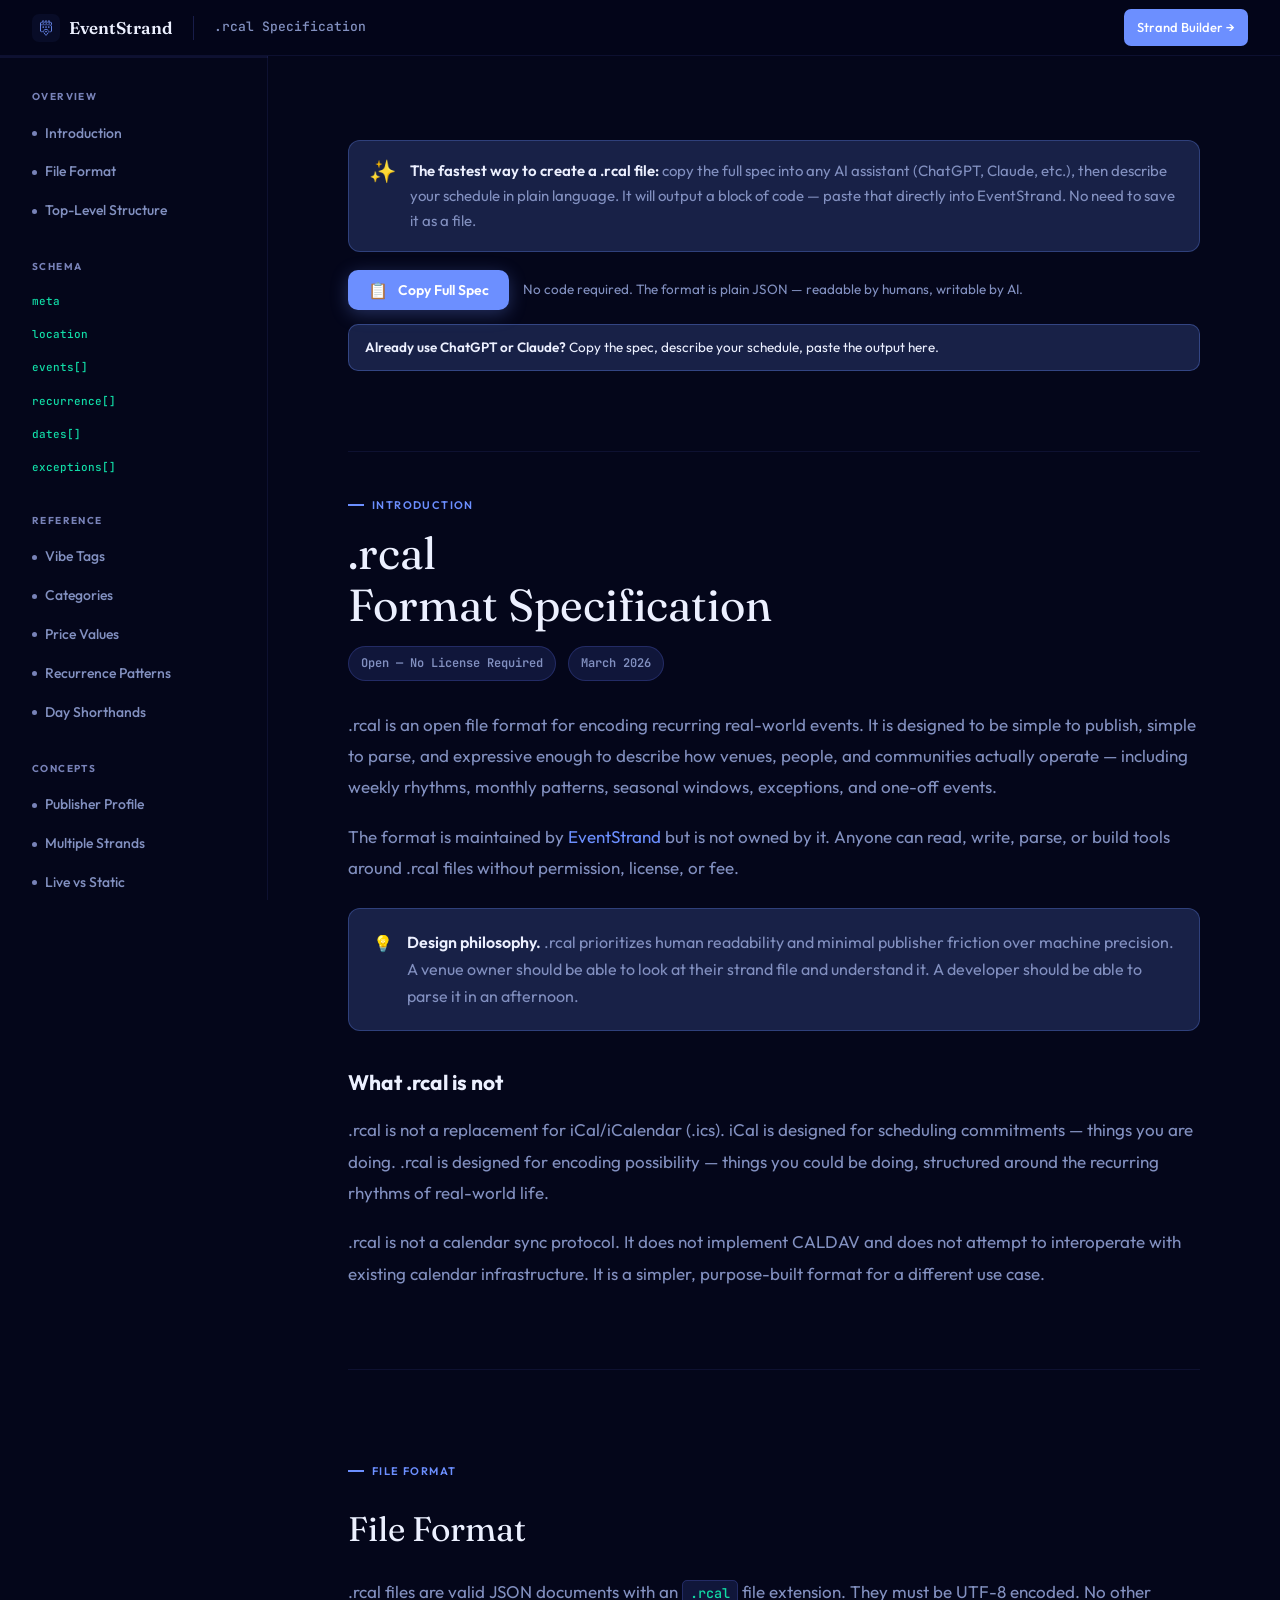
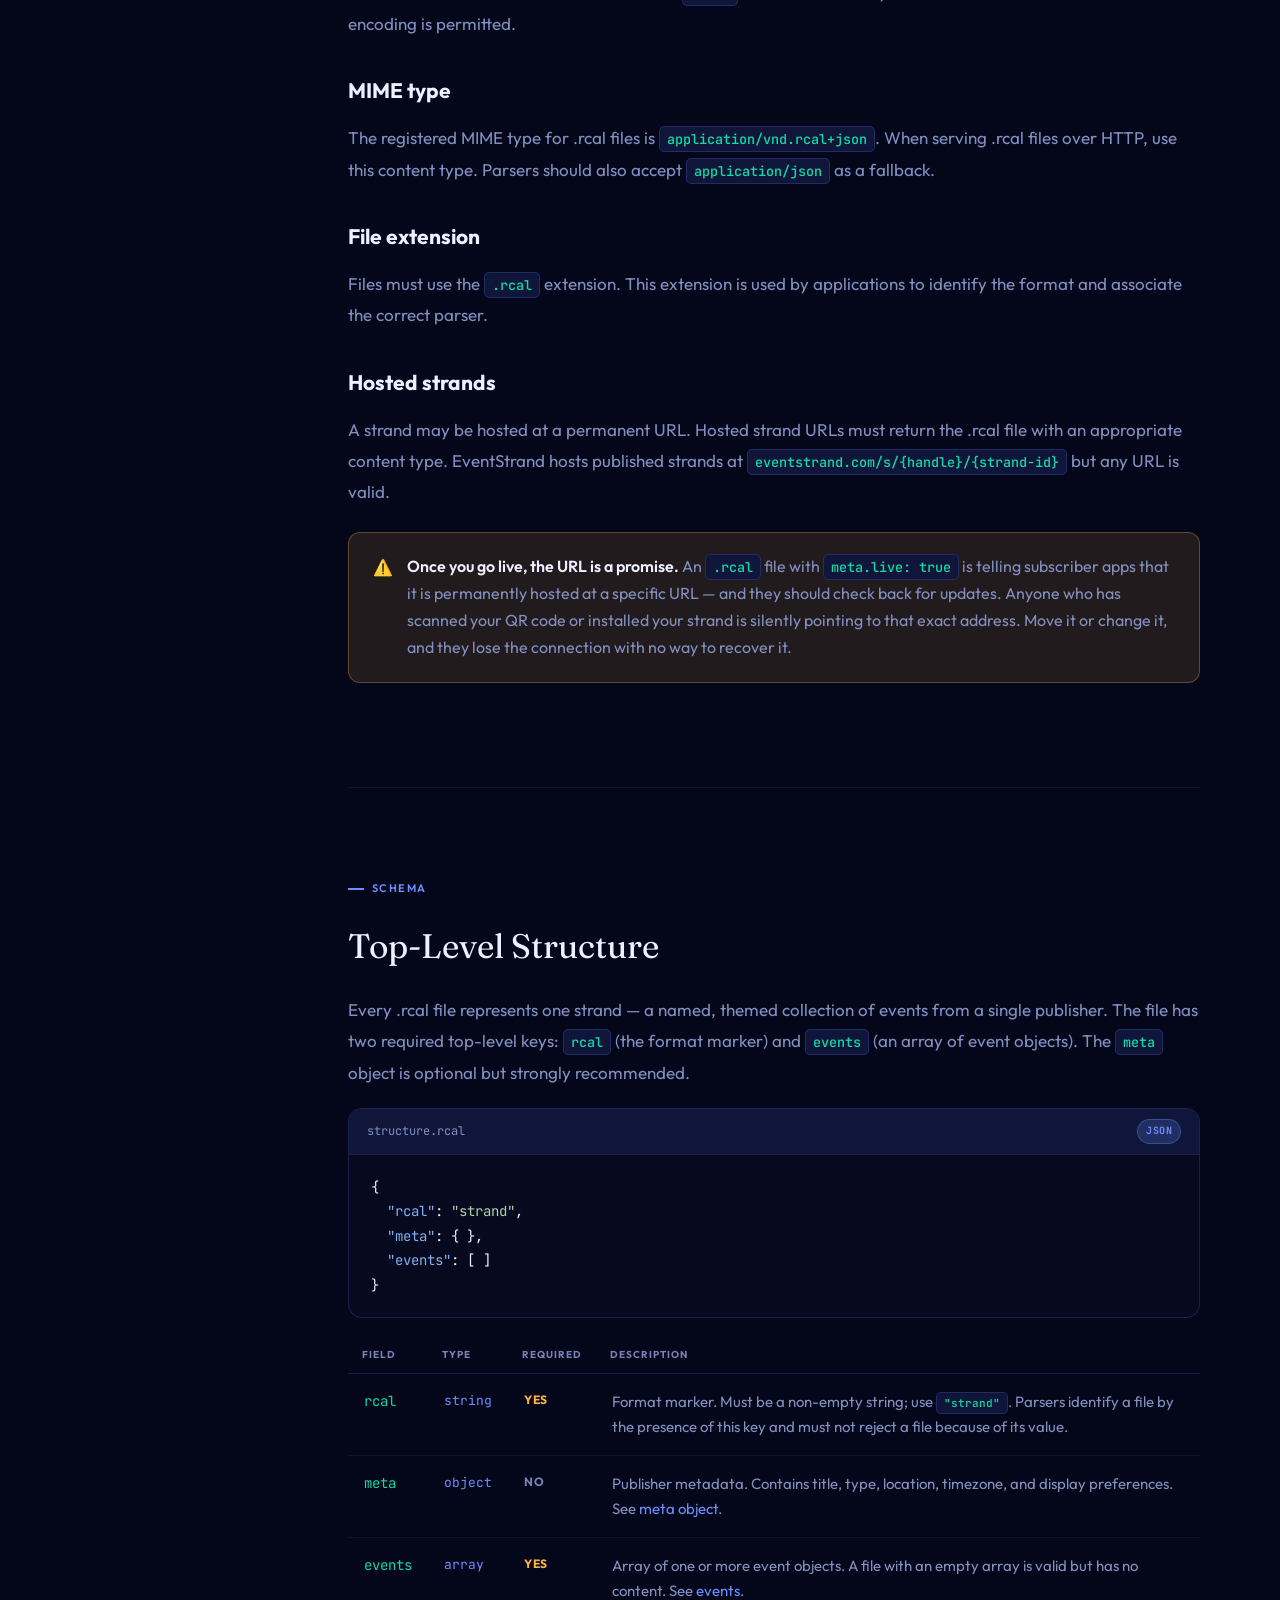
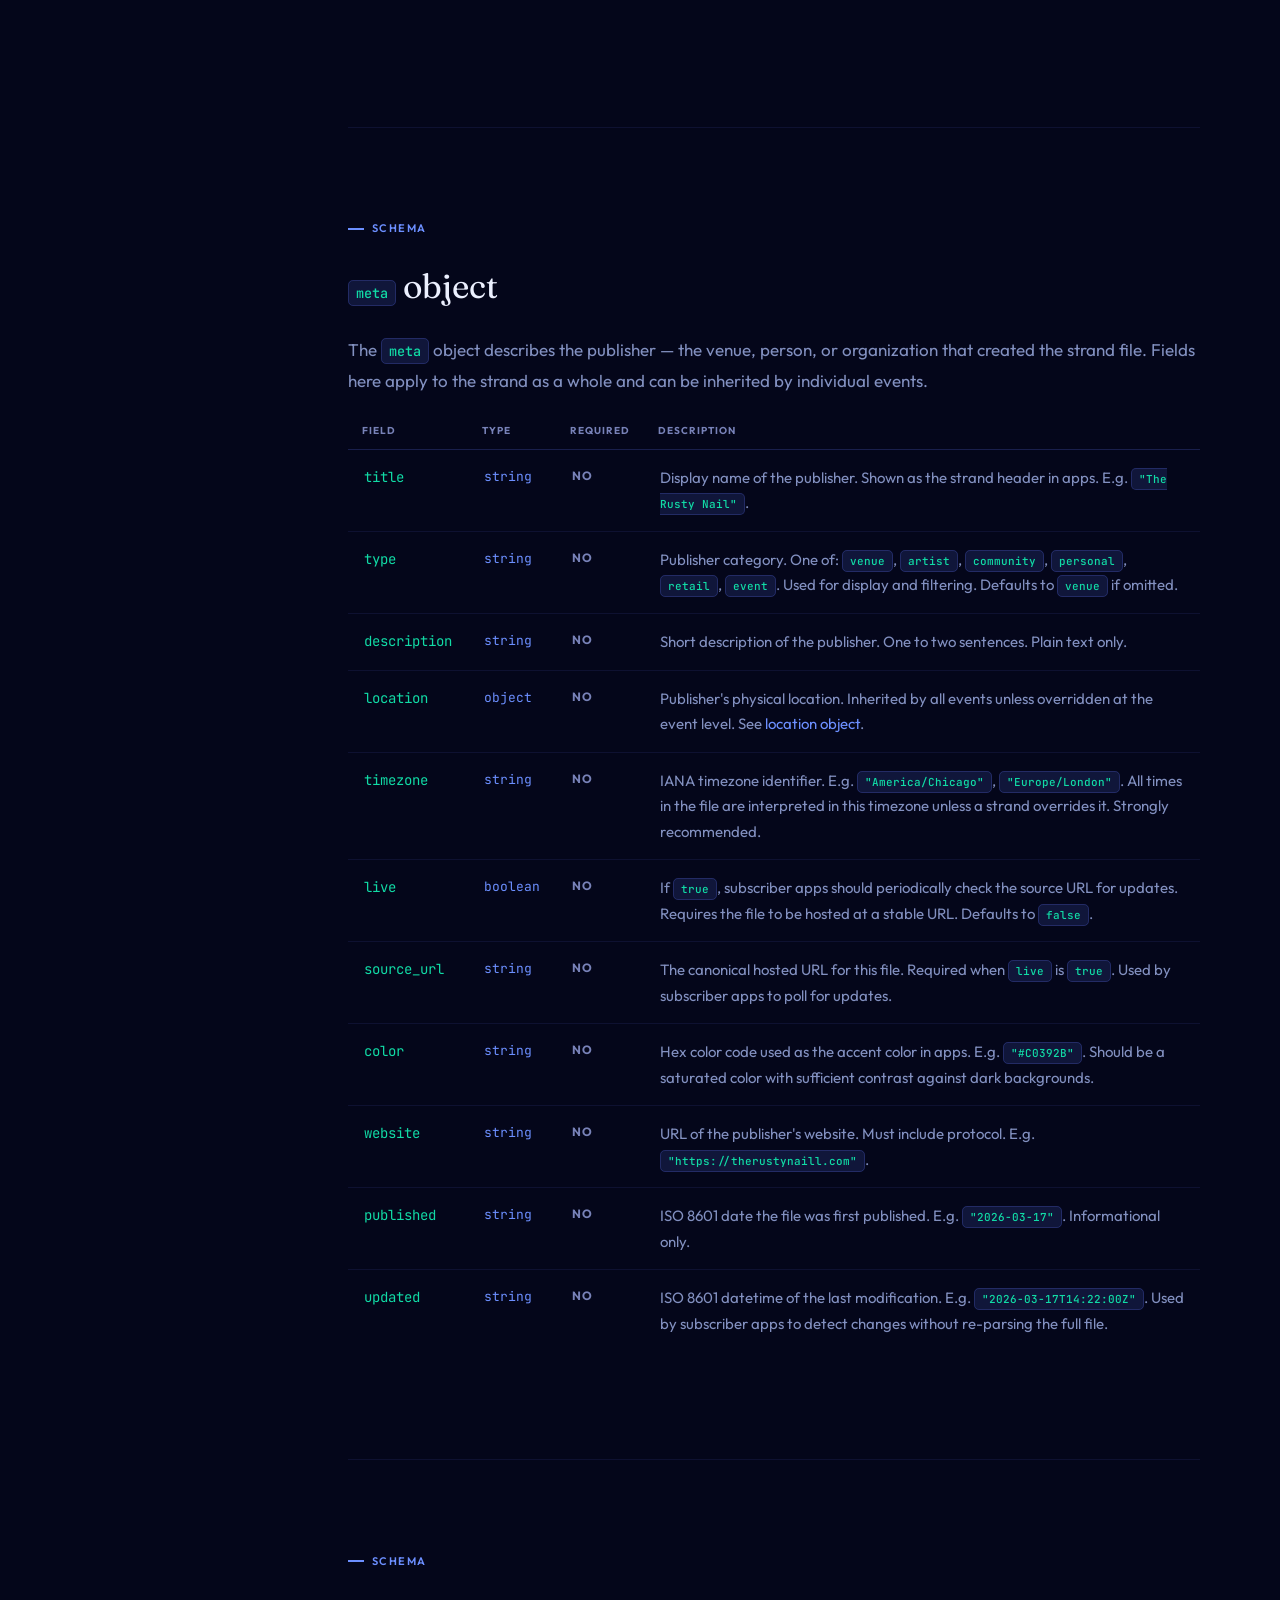
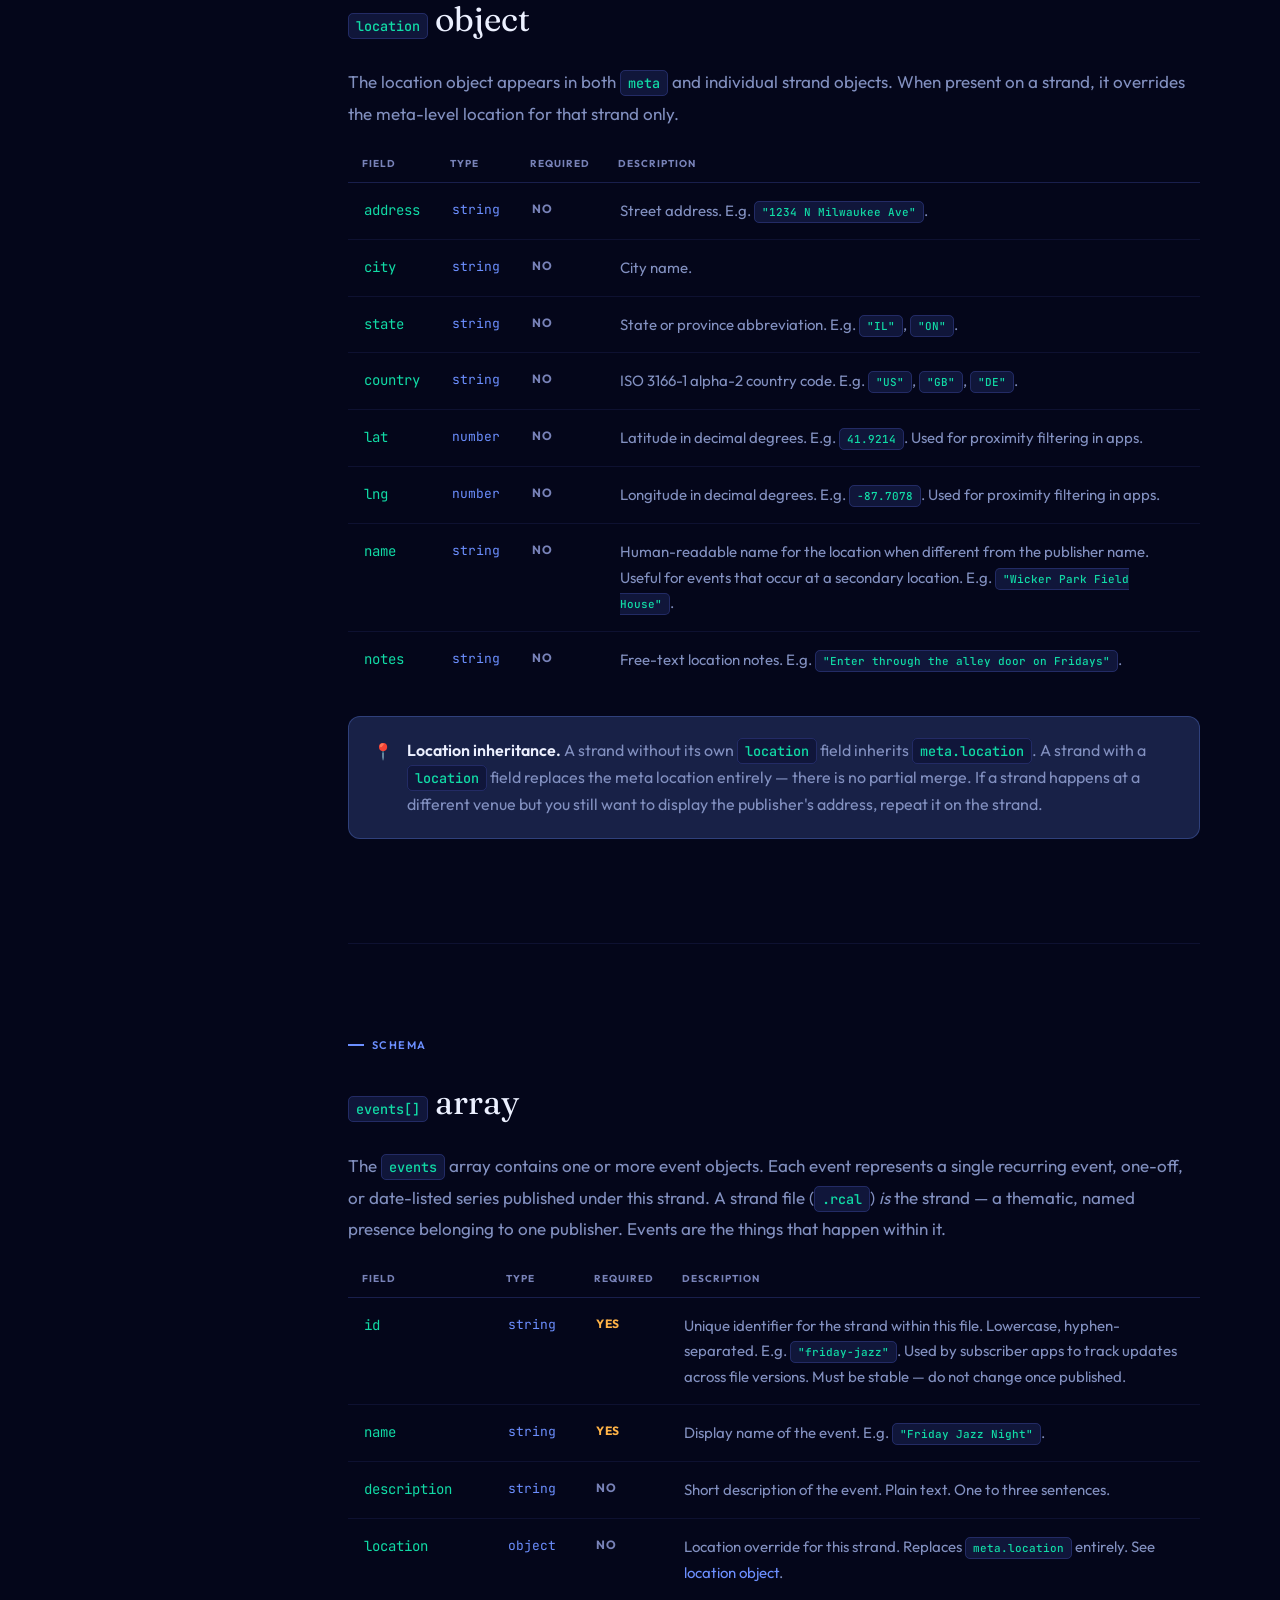
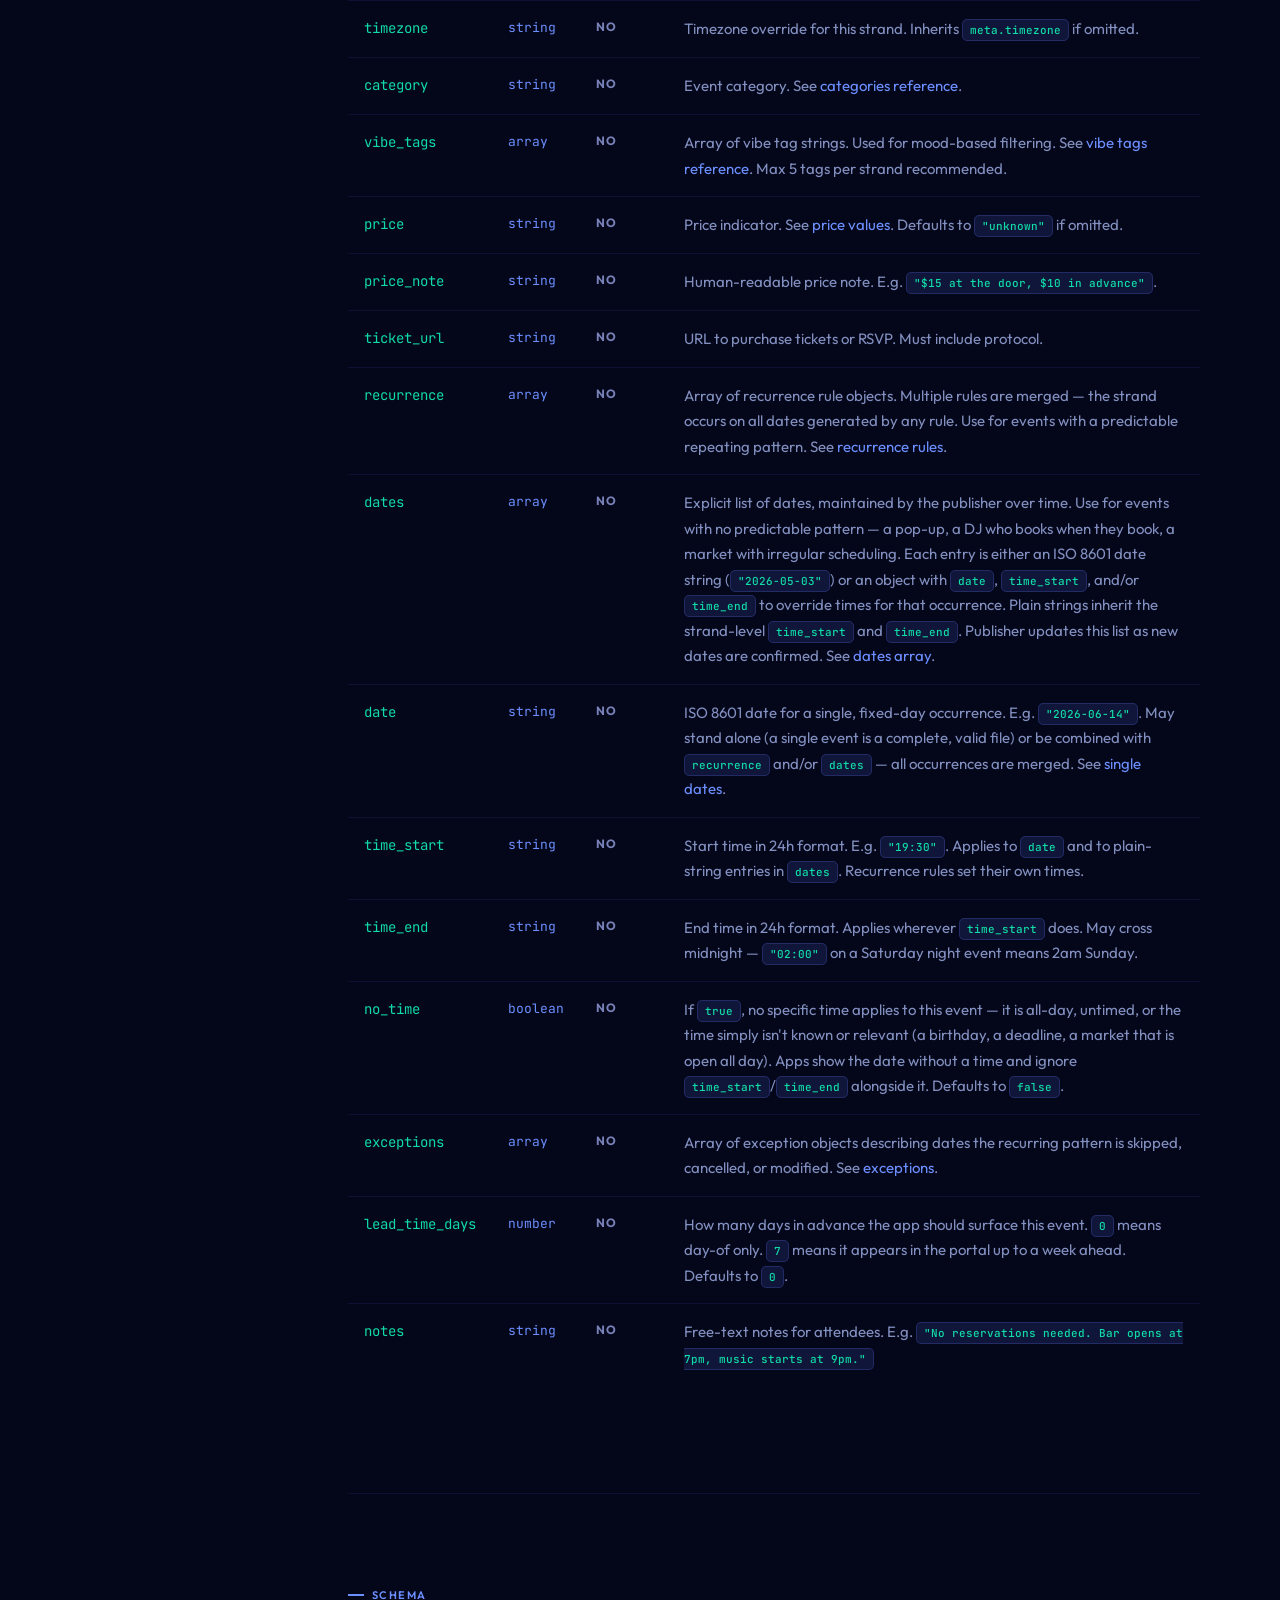
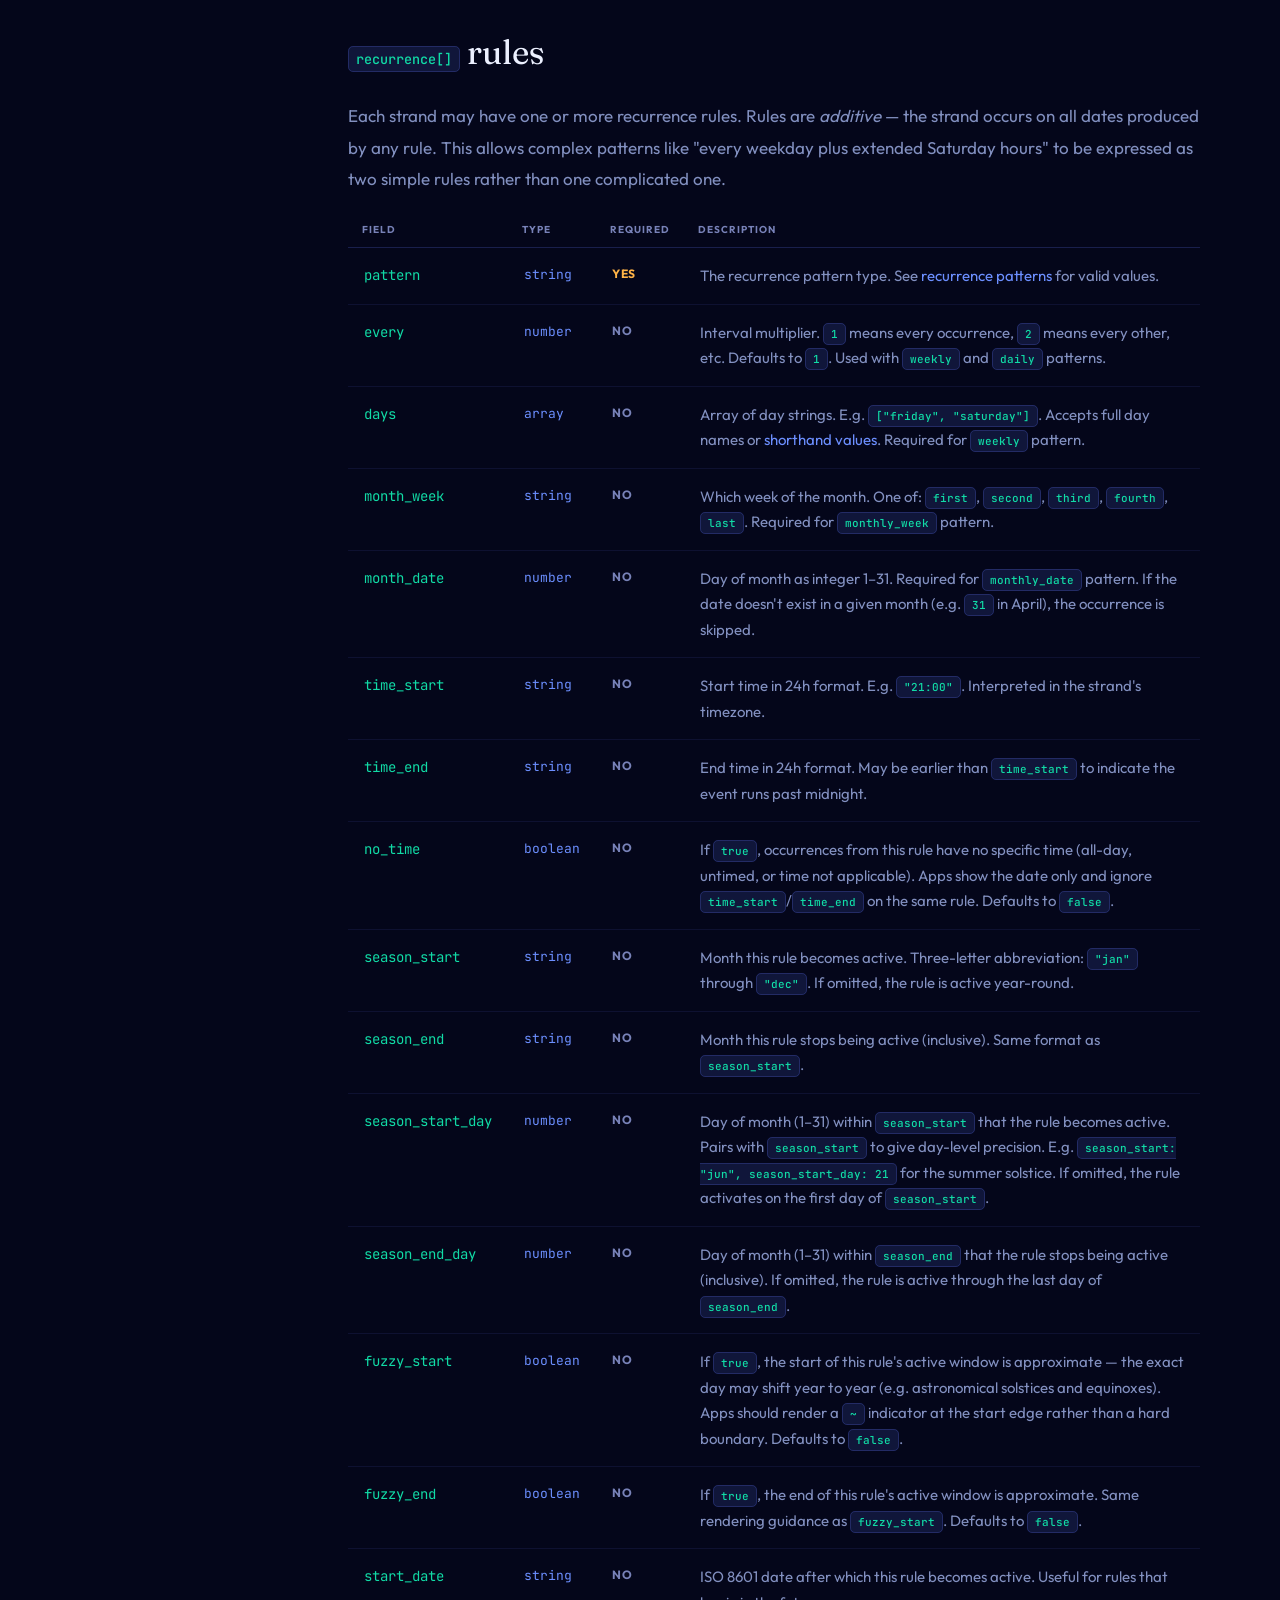
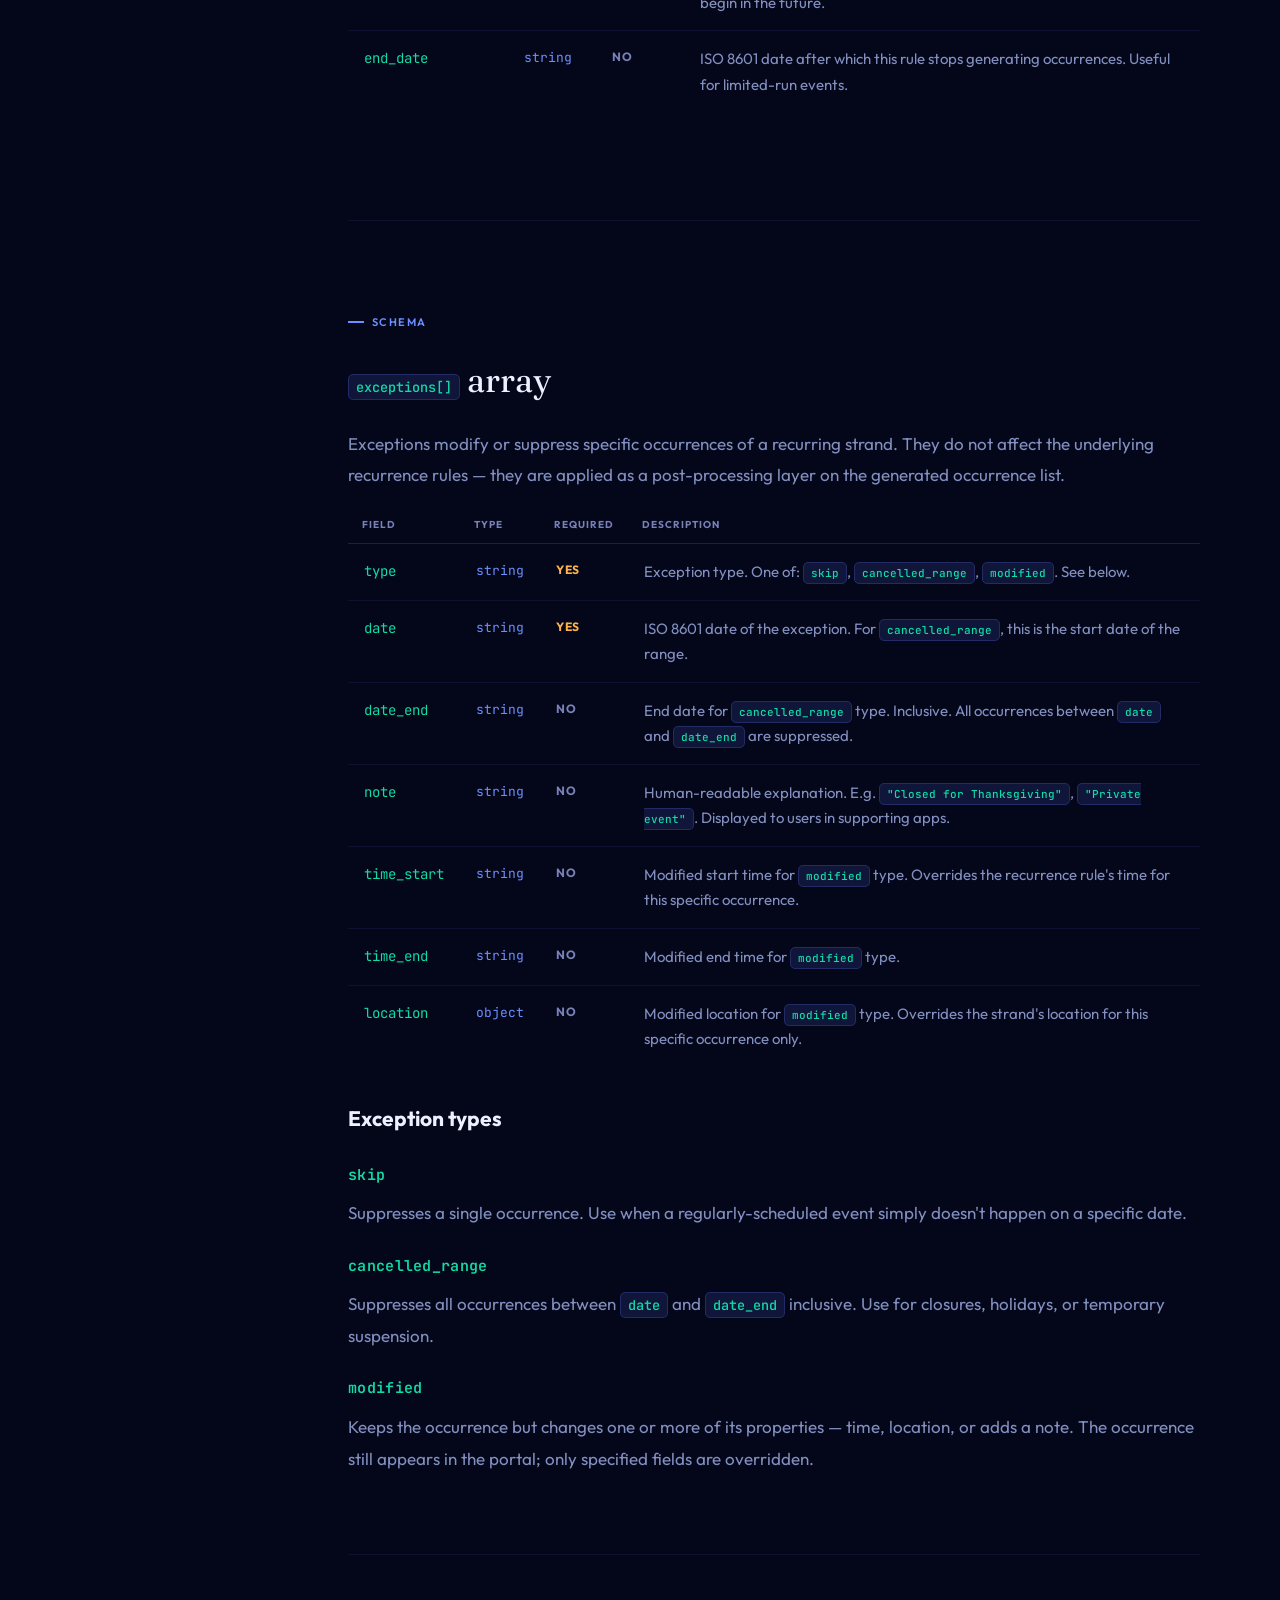
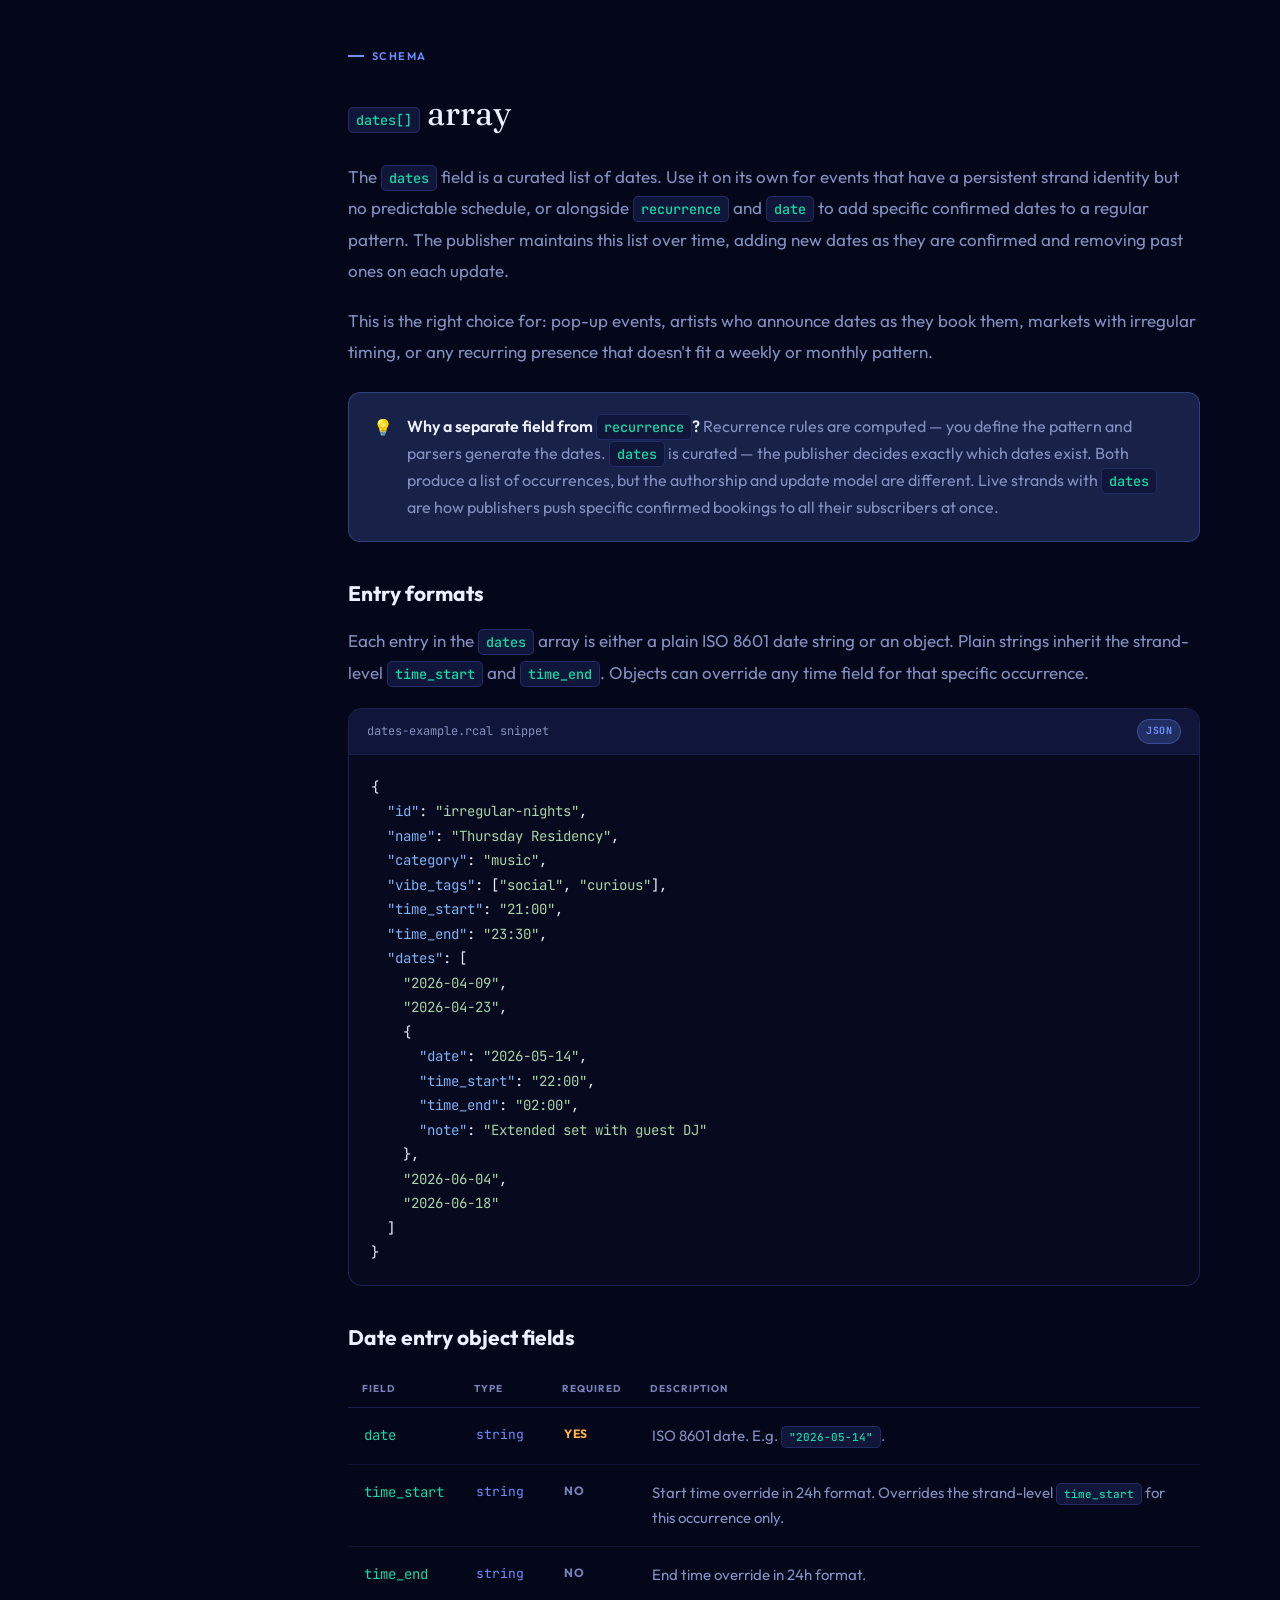
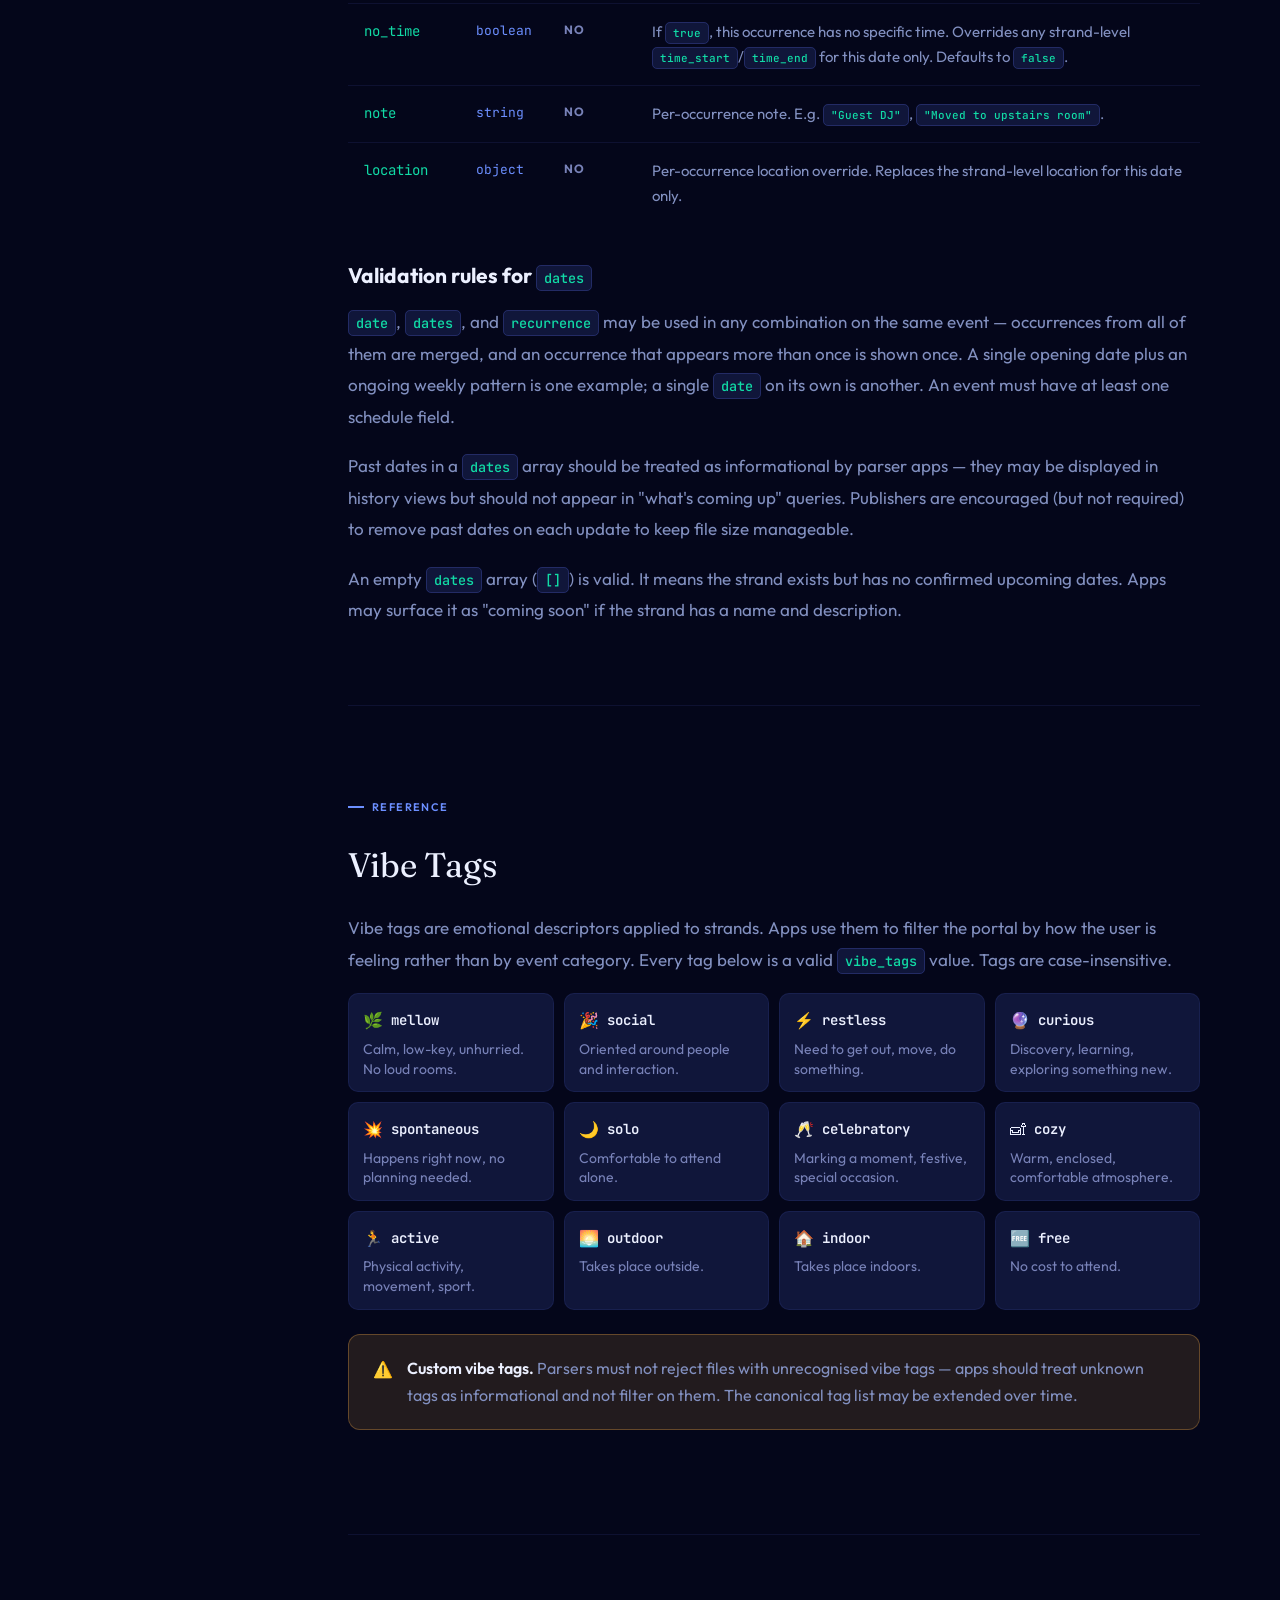
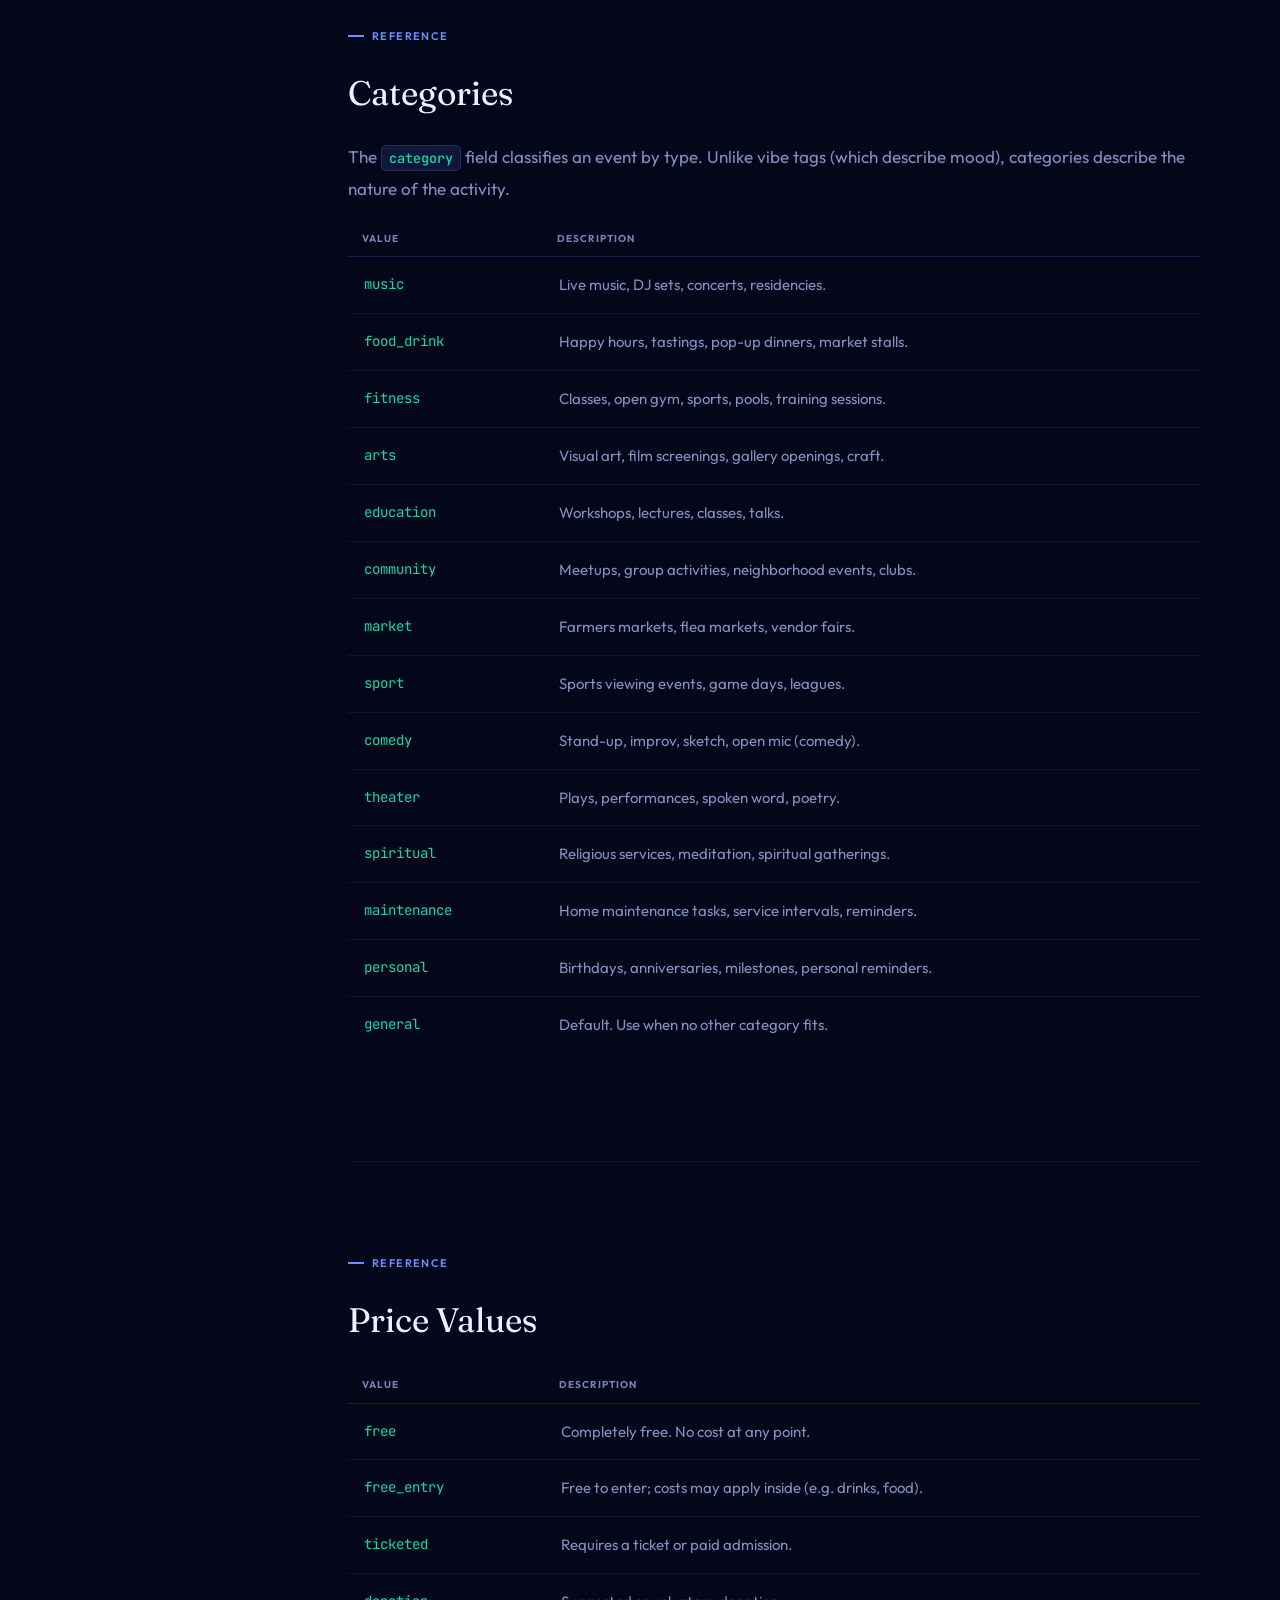
<file: spec/index.html>
<!DOCTYPE html>
<html lang="en">
<head>
<meta charset="UTF-8">
<meta name="viewport" content="width=device-width, initial-scale=1.0">
<title>.rcal Specification — EventStrand</title>
<meta name="description" content="The .rcal specification: an open JSON format for recurring and one-off event schedules, with seasons, exceptions and location inheritance. Free to use.">
<link rel="canonical" href="https://eventstrand.com/spec/">
<link rel="preconnect" href="https://fonts.googleapis.com">
<link rel="preconnect" href="https://fonts.gstatic.com" crossorigin>
<link href="https://fonts.googleapis.com/css2?family=Fraunces:ital,opsz,wght@0,9..144,300;0,9..144,400;0,9..144,600;0,9..144,700;1,9..144,300;1,9..144,400&family=Outfit:wght@300;400;500;600;700&family=JetBrains+Mono:wght@400;500;600&display=swap" rel="stylesheet">
<style>
:root {
  --bg:           #04061a;
  --bg2:          #07091f;
  --bg3:          #0b0d26;
  --surface:      #10163a;
  --surface2:     #171e48;
  --border:       rgba(100,120,255,0.10);
  --border2:      rgba(100,120,255,0.22);
  --primary:      #6C8FFF;
  --primary-glow: rgba(108,143,255,0.20);
  --green:        #11DBA6;
  --green-glow:   rgba(17,219,166,0.15);
  --violet:       #B06FFF;
  --violet-glow:  rgba(176,111,255,0.18);
  --amber:        #FFB347;
  --red:          #FF6B7A;
  --text:         #ECF0FF;
  --text-dim:     #8290C0;
  --text-faint:   #7882B8;
  --nav-width:    268px;
  --content-max:  780px;
}

* { margin: 0; padding: 0; box-sizing: border-box; }
html { scroll-behavior: smooth; }

body {
  background: var(--bg);
  color: var(--text);
  font-family: 'Outfit', sans-serif;
  font-size: 17px;
  line-height: 1.85;
  overflow-x: hidden;
}

::-webkit-scrollbar { width: 5px; }
::-webkit-scrollbar-track { background: var(--bg); }
::-webkit-scrollbar-thumb { background: var(--surface2); border-radius: 3px; }

/* ── TOP BAR ── */
.topbar {
  position: fixed; top: 0; left: 0; right: 0; z-index: 200;
  height: 56px;
  background: rgba(4,6,26,0.92);
  backdrop-filter: blur(20px);
  border-bottom: 1px solid var(--border);
  display: flex; align-items: center;
  padding: 0 32px;
  gap: 20px;
}

.topbar-logo {
  display: flex; align-items: center; gap: 9px;
  text-decoration: none;
  font-family: 'Fraunces', serif;
  font-size: 17px; font-weight: 600;
  color: var(--text);
  flex-shrink: 0;
}

.topbar-logo-mark {
  width: 28px; height: 28px;
  border-radius: 7px;
  overflow: hidden;
}

.topbar-sep {
  width: 1px; height: 24px;
  background: var(--border2);
  flex-shrink: 0;
}

.topbar-title {
  font-family: 'JetBrains Mono', monospace;
  font-size: 13px; font-weight: 500;
  color: var(--text-dim);
}

.topbar-badge {
  margin-left: 8px;
  font-size: 10px; font-weight: 700;
  padding: 2px 8px; border-radius: 20px;
  background: var(--primary-glow);
  color: var(--primary);
  border: 1px solid rgba(108,143,255,0.35);
  letter-spacing: 0.5px;
  font-family: 'JetBrains Mono', monospace;
}

.topbar-actions {
  margin-left: auto;
  display: flex; gap: 10px; align-items: center;
}

.topbar-link {
  font-size: 13px; font-weight: 500;
  color: var(--text-dim); text-decoration: none;
  padding: 5px 12px; border-radius: 7px;
  border: 1px solid var(--border2);
  transition: all 0.2s;
}
.topbar-link:hover { color: var(--text); background: var(--surface); }
.topbar-link.primary { background: var(--primary); color: white; border-color: transparent; }
.topbar-link.primary:hover { background: #8aaeff; }

/* ── LAYOUT ── */
.layout {
  display: flex;
  padding-top: 56px;
  min-height: 100vh;
}

/* ── SIDEBAR ── */
.sidebar {
  width: var(--nav-width);
  flex-shrink: 0;
  position: fixed;
  top: 56px; left: 0; bottom: 0;
  overflow-y: auto;
  padding: 32px 0 80px;
  border-right: 1px solid var(--border);
  background: var(--bg);
}

.sidebar::-webkit-scrollbar { width: 3px; }

.sidebar-section {
  margin-bottom: 28px;
  padding: 0 20px;
}

.sidebar-heading {
  font-size: 10px; font-weight: 700;
  letter-spacing: 1.4px; text-transform: uppercase;
  color: var(--text-faint);
  margin-bottom: 8px;
  padding-left: 12px;
}

.sidebar-links {
  display: flex; flex-direction: column; gap: 1px;
}

.sidebar-link {
  display: flex; align-items: center; gap: 8px;
  padding: 6px 12px;
  border-radius: 8px;
  font-size: 14px; font-weight: 500;
  color: var(--text-dim);
  text-decoration: none;
  transition: all 0.15s;
  cursor: pointer;
}

.sidebar-link:hover { color: var(--text); background: var(--surface); }
.sidebar-link.active { color: var(--primary); background: var(--primary-glow); }

.sidebar-link-dot {
  width: 5px; height: 5px; border-radius: 50%;
  background: var(--text-faint);
  flex-shrink: 0;
  transition: background 0.15s;
}
.sidebar-link.active .sidebar-link-dot { background: var(--primary); }

.sidebar-link-mono {
  font-family: 'JetBrains Mono', monospace;
  font-size: 11px;
  color: var(--green);
}

/* ── MAIN CONTENT ── */
.main {
  margin-left: var(--nav-width);
  flex: 1;
  padding: 60px 80px 120px;
  max-width: calc(var(--nav-width) + var(--content-max) + 160px);
  min-width: 0;
  overflow-wrap: break-word;
  word-wrap: break-word;
}

/* ── SPEC SECTIONS ── */
.spec-section {
  margin-bottom: 80px;
  padding-bottom: 80px;
  border-bottom: 1px solid var(--border);
}
.spec-section:last-child { border-bottom: none; }

.spec-section-label {
  display: inline-flex; align-items: center; gap: 8px;
  font-size: 11px; font-weight: 600;
  letter-spacing: 1.4px; text-transform: uppercase;
  color: var(--primary); margin-bottom: 12px;
}
.spec-section-label::before {
  content: ''; width: 16px; height: 2px;
  background: var(--primary); display: block;
}

h1 {
  font-family: 'Fraunces', serif;
  font-size: clamp(32px, 3.5vw, 48px);
  font-weight: 400; line-height: 1.15;
  color: var(--text); margin-bottom: 16px;
}

h2 {
  font-family: 'Fraunces', serif;
  font-size: 34px; font-weight: 400;
  color: var(--text);
  margin-bottom: 16px;
  padding-top: 4px;
}

h3 {
  font-family: 'Outfit', sans-serif;
  font-size: 21px; font-weight: 700;
  color: var(--text);
  margin: 32px 0 12px;
}

h4 {
  font-family: 'JetBrains Mono', monospace;
  font-size: 15px; font-weight: 600;
  color: var(--green);
  margin: 24px 0 8px;
  letter-spacing: 0.3px;
}

p { color: var(--text-dim); margin-bottom: 18px; line-height: 1.85; font-size: 17px; }
p:last-child { margin-bottom: 0; }

a { color: var(--primary); text-decoration: none; }
a:hover { text-decoration: underline; }

code {
  font-family: 'JetBrains Mono', monospace;
  font-size: 13.5px; font-weight: 500;
  background: var(--surface);
  color: var(--green);
  padding: 3px 7px; border-radius: 5px;
  border: 1px solid var(--border2);
}

/* ── INTRO BLOCK ── */
.intro-meta {
  display: flex; gap: 12px; flex-wrap: wrap;
  margin-bottom: 28px;
}

.meta-chip {
  display: inline-flex; align-items: center; gap: 6px;
  padding: 5px 12px; border-radius: 100px;
  font-size: 12px; font-weight: 600;
  font-family: 'JetBrains Mono', monospace;
}
.mc-status  { background: var(--green-glow);   color: var(--green);   border: 1px solid rgba(17,219,166,0.35); }
.mc-license { background: var(--surface);      color: var(--text-dim); border: 1px solid var(--border2); }
.mc-date    { background: var(--surface);      color: var(--text-dim); border: 1px solid var(--border2); }

/* ── CALLOUT BOXES ── */
.callout {
  border-radius: 12px;
  padding: 20px 24px;
  margin: 24px 0;
  display: flex; gap: 14px;
  font-size: 16px;
  line-height: 1.7;
}
.callout-icon { font-size: 16px; flex-shrink: 0; margin-top: 1px; }
.callout-text { color: var(--text-dim); }
.callout-text strong { color: var(--text); font-weight: 600; }

.callout-info    { background: var(--primary-glow); border: 1px solid rgba(108,143,255,0.28); }
.callout-warn    { background: rgba(255,179,71,0.12); border: 1px solid rgba(255,179,71,0.30); }
.callout-success { background: var(--green-glow);   border: 1px solid rgba(17,219,166,0.28); }

/* AI-quickstart elements at top of spec */
.spec-copy-btn {
  display: inline-flex; align-items: center; gap: 10px;
  padding: 11px 20px; border-radius: 10px;
  background: var(--primary); color: #fff;
  border: none; font-family: 'Outfit', sans-serif;
  font-size: 14px; font-weight: 600;
  cursor: pointer; transition: all 0.2s;
  box-shadow: 0 4px 18px rgba(108,143,255,0.30);
}
.spec-copy-btn:hover { background: #8aaeff; transform: translateY(-1px); box-shadow: 0 6px 22px rgba(108,143,255,0.40); }
.spec-copy-btn.copied { background: var(--green); box-shadow: 0 4px 18px var(--green-glow); }
.spec-copy-icon { font-size: 16px; line-height: 1; }
.ai-tip {
  background: var(--primary-glow);
  border: 1px solid rgba(108,143,255,0.32);
  border-radius: 10px; padding: 12px 16px; margin-top: 8px;
  font-size: 13.5px; color: var(--text); line-height: 1.55;
}
.ai-tip strong { color: var(--text); font-weight: 600; }

/* ── CODE BLOCKS ── */
.code-block {
  background: var(--bg2);
  border-radius: 14px;
  border: 1px solid var(--border2);
  overflow: hidden;
  margin: 20px 0;
}

.code-topbar {
  padding: 10px 18px;
  background: var(--surface);
  border-bottom: 1px solid var(--border);
  display: flex; align-items: center; justify-content: space-between;
}

.code-filename {
  font-size: 12px; color: var(--text-dim);
  font-family: 'JetBrains Mono', monospace;
}

.code-lang {
  font-size: 10px; font-weight: 700;
  padding: 2px 8px; border-radius: 20px;
  background: var(--primary-glow);
  color: var(--primary);
  border: 1px solid rgba(108,143,255,0.32);
  letter-spacing: 0.5px;
  font-family: 'JetBrains Mono', monospace;
  text-transform: uppercase;
}

pre {
  padding: 20px 22px;
  font-family: 'JetBrains Mono', monospace;
  font-size: 14px;
  line-height: 1.75;
  overflow-x: auto;
  color: var(--text);
}

.ck  { color: #7fb3f5; }  /* key */
.cs  { color: #a8d4a8; }  /* string */
.cn  { color: #f0a46a; }  /* number */
.cb  { color: var(--green); }  /* boolean */
.cc  { color: var(--text-faint); font-style: italic; } /* comment */
.ca  { color: var(--primary); }  /* accent */
.cnull { color: var(--text-faint); }

/* ── FIELD TABLES ── */
.field-table {
  width: 100%;
  border-collapse: collapse;
  margin: 16px 0 28px;
  font-size: 15px;
}

.field-table thead tr {
  border-bottom: 1px solid var(--border2);
}

.field-table th {
  text-align: left;
  padding: 8px 14px;
  font-size: 10px; font-weight: 700;
  letter-spacing: 1px; text-transform: uppercase;
  color: var(--text-faint);
}

.field-table td {
  padding: 15px 16px;
  border-bottom: 1px solid var(--border);
  vertical-align: top;
}

.field-table tr:last-child td { border-bottom: none; }
.field-table tr:hover td { background: rgba(108,143,255,0.04); }

.td-field {
  font-family: 'JetBrains Mono', monospace;
  color: var(--green);
  font-size: 14px;
  white-space: nowrap;
}

.td-type {
  font-family: 'JetBrains Mono', monospace;
  color: var(--primary);
  font-size: 13px;
  white-space: nowrap;
}

.td-req {
  font-size: 12px; font-weight: 700;
  text-transform: uppercase; letter-spacing: 0.5px;
  white-space: nowrap;
}
.req-yes { color: var(--amber); }
.req-no  { color: var(--text-faint); }

.td-desc { color: var(--text-dim); line-height: 1.7; font-size: 15px; }
.td-desc code { font-size: 11px; }

/* ── TAG GRID ── */
.tag-grid {
  display: grid;
  grid-template-columns: repeat(auto-fill, minmax(200px, 1fr));
  gap: 10px;
  margin: 16px 0;
}

.tag-card {
  background: var(--surface);
  border: 1px solid var(--border);
  border-radius: 10px;
  padding: 12px 14px;
  transition: border-color 0.2s;
}
.tag-card:hover { border-color: var(--border2); }

.tag-card-top {
  display: flex; align-items: center; gap: 8px;
  margin-bottom: 4px;
}

.tag-emoji { font-size: 16px; }

.tag-name {
  font-family: 'JetBrains Mono', monospace;
  font-size: 14px; font-weight: 600;
  color: var(--text);
}

.tag-desc {
  font-size: 14px; color: var(--text-faint);
  line-height: 1.4;
}

/* ── PATTERN CARDS ── */
.pattern-grid {
  display: grid;
  grid-template-columns: 1fr 1fr;
  gap: 10px;
  margin: 16px 0;
}

.pattern-card {
  background: var(--surface);
  border: 1px solid var(--border);
  border-radius: 12px;
  padding: 20px 22px;
}

.pattern-name {
  font-family: 'JetBrains Mono', monospace;
  font-size: 15px; font-weight: 600;
  color: var(--green);
  margin-bottom: 8px;
}

.pattern-desc { font-size: 15px; color: var(--text-dim); line-height: 1.6; }
.pattern-example { font-size: 14px; color: var(--text); margin-top: 10px; font-style: italic; background: var(--surface2); border-radius: 8px; padding: 8px 12px; border-left: 3px solid var(--primary); }


/* ── SECTION ANCHOR MARKER ── */
.anchor-link {
  color: var(--text-faint);
  font-size: 14px;
  margin-left: 8px;
  opacity: 0;
  transition: opacity 0.15s;
  text-decoration: none;
}
h2:hover .anchor-link,
h3:hover .anchor-link { opacity: 1; }

/* ── TOC PROGRESS ── */
.toc-progress {
  position: fixed;
  top: 56px; left: 0;
  width: var(--nav-width);
  height: 2px;
  background: var(--border);
  z-index: 100;
}
.toc-progress-bar {
  height: 100%;
  background: linear-gradient(90deg, var(--primary), var(--violet));
  width: 0%;
  transition: width 0.1s linear;
}

/* ── DIVIDER ── */
.rule { height: 1px; background: var(--border); margin: 32px 0; }

/* ── RESPONSIVE ── */
@media (max-width: 900px) {
  .sidebar { display: none; }
  .main { margin-left: 0; padding: 32px 20px 80px; max-width: 100%; }
  .pattern-grid { grid-template-columns: 1fr; }
  pre { font-size: 13px; white-space: pre-wrap; word-break: break-word; }
  .field-table { font-size: 14px; }
  h2 { font-size: 26px; }
  h3 { font-size: 19px; }
}

@media (max-width: 600px) {
  .topbar-title, .topbar-sep { display: none; }
  .topbar-link { white-space: nowrap; }
  .main { padding: 24px 16px 80px; }
  h1 { font-size: 30px; }
  h2 { font-size: 22px; }
  .intro-meta { flex-direction: column; align-items: flex-start; }
  .field-table thead { display: none; }
  .field-table td { display: block; padding: 6px 10px; border-bottom: none; }
  .field-table tr { border-bottom: 1px solid var(--border); display: block; padding: 10px 0; }
  pre { font-size: 12px; }
  .callout { flex-direction: column; gap: 8px; }
}
</style>
</head>
<body>

<!-- ── PROGRESS BAR ── -->
<div class="toc-progress"><div class="toc-progress-bar" id="progress-bar"></div></div>

<!-- ── TOP BAR ── -->
<div class="topbar">
  <a href="/" class="topbar-logo">
    <img src="/icon-192.png" alt="EventStrand" style="width:28px;height:28px;border-radius:7px;object-fit:cover;">
    EventStrand
  </a>
  <div class="topbar-sep"></div>
  <span class="topbar-title">.rcal Specification</span>
  <div class="topbar-actions">
    <a href="https://eventstrand.com/#builder" class="topbar-link primary">Strand Builder →</a>
  </div>
</div>

<div class="layout">

<!-- ── SIDEBAR ── -->
<nav class="sidebar">

  <div class="sidebar-section">
    <div class="sidebar-heading">Overview</div>
    <div class="sidebar-links">
      <a class="sidebar-link active" href="#intro"><span class="sidebar-link-dot"></span>Introduction</a>
      <a class="sidebar-link" href="#format"><span class="sidebar-link-dot"></span>File Format</a>
      <a class="sidebar-link" href="#structure"><span class="sidebar-link-dot"></span>Top-Level Structure</a>
    </div>
  </div>

  <div class="sidebar-section">
    <div class="sidebar-heading">Schema</div>
    <div class="sidebar-links">
      <a class="sidebar-link" href="#meta"><span class="sidebar-link-mono">meta</span></a>
      <a class="sidebar-link" href="#location"><span class="sidebar-link-mono">location</span></a>
      <a class="sidebar-link" href="#events"><span class="sidebar-link-mono">events[]</span></a>
      <a class="sidebar-link" href="#recurrence"><span class="sidebar-link-mono">recurrence[]</span></a>
      <a class="sidebar-link" href="#dates"><span class="sidebar-link-mono">dates[]</span></a>
      <a class="sidebar-link" href="#exceptions"><span class="sidebar-link-mono">exceptions[]</span></a>
    </div>
  </div>

  <div class="sidebar-section">
    <div class="sidebar-heading">Reference</div>
    <div class="sidebar-links">
      <a class="sidebar-link" href="#vibe-tags"><span class="sidebar-link-dot"></span>Vibe Tags</a>
      <a class="sidebar-link" href="#categories"><span class="sidebar-link-dot"></span>Categories</a>
      <a class="sidebar-link" href="#price-values"><span class="sidebar-link-dot"></span>Price Values</a>
      <a class="sidebar-link" href="#patterns"><span class="sidebar-link-dot"></span>Recurrence Patterns</a>
      <a class="sidebar-link" href="#day-shorthands"><span class="sidebar-link-dot"></span>Day Shorthands</a>
    </div>
  </div>

  <div class="sidebar-section">
    <div class="sidebar-heading">Concepts</div>
    <div class="sidebar-links">
      <a class="sidebar-link" href="#publisher-profile"><span class="sidebar-link-dot"></span>Publisher Profile</a>
      <a class="sidebar-link" href="#multi-strand"><span class="sidebar-link-dot"></span>Multiple Strands</a>
      <a class="sidebar-link" href="#live-strands"><span class="sidebar-link-dot"></span>Live vs Static</a>
      <a class="sidebar-link" href="#one-offs"><span class="sidebar-link-dot"></span>One-Off Events</a>
      <a class="sidebar-link" href="#inheritance"><span class="sidebar-link-dot"></span>Location Inheritance</a>
      <a class="sidebar-link" href="#validation"><span class="sidebar-link-dot"></span>Validation Rules</a>
    </div>
  </div>

  <div class="sidebar-section">
    <div class="sidebar-heading">Examples</div>
    <div class="sidebar-links">
      <a class="sidebar-link" href="#ex-minimal"><span class="sidebar-link-dot"></span>Minimal file</a>
      <a class="sidebar-link" href="#ex-venue"><span class="sidebar-link-dot"></span>Full venue strand</a>
      <a class="sidebar-link" href="#ex-personal"><span class="sidebar-link-dot"></span>Personal strand</a>
      <a class="sidebar-link" href="#ex-oneoff"><span class="sidebar-link-dot"></span>With one-off event</a>
      <a class="sidebar-link" href="#ex-seasonal"><span class="sidebar-link-dot"></span>Seasonal span</a>
    </div>
  </div>

  <div class="sidebar-section">
    <div class="sidebar-heading">Meta</div>
    <div class="sidebar-links">
      <a class="sidebar-link" href="#license"><span class="sidebar-link-dot"></span>License</a>
    </div>
  </div>

</nav>

<!-- ── MAIN ── -->
<main class="main">

<!-- ══ AI-ASSIST QUICKSTART ══ -->
<div class="spec-section ai-quickstart" id="ai-quickstart" style="margin-bottom:32px;">

  <div class="callout callout-info" style="display:flex;gap:14px;align-items:flex-start;padding:18px 20px;margin-bottom:18px;">
    <span class="callout-icon" style="font-size:22px;line-height:1;">✨</span>
    <div class="callout-text" style="font-size:15px;line-height:1.65;">
      <strong>The fastest way to create a .rcal file:</strong> copy the full spec into any AI assistant (ChatGPT, Claude, etc.), then describe your schedule in plain language. It will output a block of code — paste that directly into EventStrand. No need to save it as a file.
    </div>
  </div>

  <div style="display:flex;align-items:center;gap:14px;flex-wrap:wrap;margin-bottom:14px;">
    <button id="copy-spec-btn" onclick="copyFullSpec(this)" class="spec-copy-btn">
      <span class="spec-copy-icon">📋</span>
      <span class="spec-copy-label">Copy Full Spec</span>
    </button>
    <span style="color:var(--text-dim);font-size:13.5px;line-height:1.6;">
      No code required. The format is plain JSON — readable by humans, writable by AI.
    </span>
  </div>

  <div class="ai-tip">
    <strong>Already use ChatGPT or Claude?</strong> Copy the spec, describe your schedule, paste the output here.
  </div>
</div>

<!-- ══ INTRO ══ -->
<div class="spec-section" id="intro">
  <div class="spec-section-label">Introduction</div>

  <h1>.rcal<br>Format Specification</h1>

  <div class="intro-meta">
    <span class="meta-chip mc-license">Open — No License Required</span>
    <span class="meta-chip mc-date">March 2026</span>
  </div>

  <p>.rcal is an open file format for encoding recurring real-world events. It is designed to be simple to publish, simple to parse, and expressive enough to describe how venues, people, and communities actually operate — including weekly rhythms, monthly patterns, seasonal windows, exceptions, and one-off events.</p>

  <p>The format is maintained by <a href="/">EventStrand</a> but is not owned by it. Anyone can read, write, parse, or build tools around .rcal files without permission, license, or fee.</p>

  <div class="callout callout-info">
    <span class="callout-icon">💡</span>
    <div class="callout-text">
      <strong>Design philosophy.</strong> .rcal prioritizes human readability and minimal publisher friction over machine precision. A venue owner should be able to look at their strand file and understand it. A developer should be able to parse it in an afternoon.
    </div>
  </div>

  <h3>What .rcal is not</h3>
  <p>.rcal is not a replacement for iCal/iCalendar (.ics). iCal is designed for scheduling commitments — things you are doing. .rcal is designed for encoding possibility — things you could be doing, structured around the recurring rhythms of real-world life.</p>
  <p>.rcal is not a calendar sync protocol. It does not implement CALDAV and does not attempt to interoperate with existing calendar infrastructure. It is a simpler, purpose-built format for a different use case.</p>
</div>

<!-- ══ FILE FORMAT ══ -->
<div class="spec-section" id="format">
  <div class="spec-section-label">File Format</div>
  <h2>File Format <a href="#format" class="anchor-link">#</a></h2>

  <p>.rcal files are valid JSON documents with an <code>.rcal</code> file extension. They must be UTF-8 encoded. No other encoding is permitted.</p>

  <h3>MIME type</h3>
  <p>The registered MIME type for .rcal files is <code>application/vnd.rcal+json</code>. When serving .rcal files over HTTP, use this content type. Parsers should also accept <code>application/json</code> as a fallback.</p>

  <h3>File extension</h3>
  <p>Files must use the <code>.rcal</code> extension. This extension is used by applications to identify the format and associate the correct parser.</p>

  <h3>Hosted strands</h3>
  <p>A strand may be hosted at a permanent URL. Hosted strand URLs must return the .rcal file with an appropriate content type. EventStrand hosts published strands at <code>eventstrand.com/s/{handle}/{strand-id}</code> but any URL is valid.</p>

  <div class="callout callout-warn">
    <span class="callout-icon">⚠️</span>
    <div class="callout-text">
      <strong>Once you go live, the URL is a promise.</strong> An <code>.rcal</code> file with <code>meta.live: true</code> is telling subscriber apps that it is permanently hosted at a specific URL — and they should check back for updates. Anyone who has scanned your QR code or installed your strand is silently pointing to that exact address. Move it or change it, and they lose the connection with no way to recover it.
    </div>
  </div>
</div>

<!-- ══ STRUCTURE ══ -->
<div class="spec-section" id="structure">
  <div class="spec-section-label">Schema</div>
  <h2>Top-Level Structure <a href="#structure" class="anchor-link">#</a></h2>

  <p>Every .rcal file represents one strand — a named, themed collection of events from a single publisher. The file has two required top-level keys: <code>rcal</code> (the format marker) and <code>events</code> (an array of event objects). The <code>meta</code> object is optional but strongly recommended.</p>

  <div class="code-block">
    <div class="code-topbar"><span class="code-filename">structure.rcal</span><span class="code-lang">JSON</span></div>
    <pre>{
  <span class="ck">"rcal"</span>: <span class="cs">"strand"</span>,
  <span class="ck">"meta"</span>: { },
  <span class="ck">"events"</span>: [ ]
}</pre>
  </div>

  <table class="field-table">
    <thead>
      <tr>
        <th>Field</th><th>Type</th><th>Required</th><th>Description</th>
      </tr>
    </thead>
    <tbody>
      <tr>
        <td class="td-field">rcal</td>
        <td class="td-type">string</td>
        <td class="td-req req-yes">Yes</td>
        <td class="td-desc">Format marker. Must be a non-empty string; use <code>"strand"</code>. Parsers identify a file by the presence of this key and must not reject a file because of its value.</td>
      </tr>
      <tr>
        <td class="td-field">meta</td>
        <td class="td-type">object</td>
        <td class="td-req req-no">No</td>
        <td class="td-desc">Publisher metadata. Contains title, type, location, timezone, and display preferences. See <a href="#meta">meta object</a>.</td>
      </tr>
      <tr>
        <td class="td-field">events</td>
        <td class="td-type">array</td>
        <td class="td-req req-yes">Yes</td>
        <td class="td-desc">Array of one or more event objects. A file with an empty array is valid but has no content. See <a href="#events">events</a>.</td>
      </tr>
    </tbody>
  </table>
</div>

<!-- ══ META ══ -->
<div class="spec-section" id="meta">
  <div class="spec-section-label">Schema</div>
  <h2><code>meta</code> object <a href="#meta" class="anchor-link">#</a></h2>

  <p>The <code>meta</code> object describes the publisher — the venue, person, or organization that created the strand file. Fields here apply to the strand as a whole and can be inherited by individual events.</p>

  <table class="field-table">
    <thead>
      <tr><th>Field</th><th>Type</th><th>Required</th><th>Description</th></tr>
    </thead>
    <tbody>
      <tr>
        <td class="td-field">title</td>
        <td class="td-type">string</td>
        <td class="td-req req-no">No</td>
        <td class="td-desc">Display name of the publisher. Shown as the strand header in apps. E.g. <code>"The Rusty Nail"</code>.</td>
      </tr>
      <tr>
        <td class="td-field">type</td>
        <td class="td-type">string</td>
        <td class="td-req req-no">No</td>
        <td class="td-desc">Publisher category. One of: <code>venue</code>, <code>artist</code>, <code>community</code>, <code>personal</code>, <code>retail</code>, <code>event</code>. Used for display and filtering. Defaults to <code>venue</code> if omitted.</td>
      </tr>
      <tr>
        <td class="td-field">description</td>
        <td class="td-type">string</td>
        <td class="td-req req-no">No</td>
        <td class="td-desc">Short description of the publisher. One to two sentences. Plain text only.</td>
      </tr>
      <tr>
        <td class="td-field">location</td>
        <td class="td-type">object</td>
        <td class="td-req req-no">No</td>
        <td class="td-desc">Publisher's physical location. Inherited by all events unless overridden at the event level. See <a href="#location">location object</a>.</td>
      </tr>
      <tr>
        <td class="td-field">timezone</td>
        <td class="td-type">string</td>
        <td class="td-req req-no">No</td>
        <td class="td-desc">IANA timezone identifier. E.g. <code>"America/Chicago"</code>, <code>"Europe/London"</code>. All times in the file are interpreted in this timezone unless a strand overrides it. Strongly recommended.</td>
      </tr>
      <tr>
        <td class="td-field">live</td>
        <td class="td-type">boolean</td>
        <td class="td-req req-no">No</td>
        <td class="td-desc">If <code>true</code>, subscriber apps should periodically check the source URL for updates. Requires the file to be hosted at a stable URL. Defaults to <code>false</code>.</td>
      </tr>
      <tr>
        <td class="td-field">source_url</td>
        <td class="td-type">string</td>
        <td class="td-req req-no">No</td>
        <td class="td-desc">The canonical hosted URL for this file. Required when <code>live</code> is <code>true</code>. Used by subscriber apps to poll for updates.</td>
      </tr>
      <tr>
        <td class="td-field">color</td>
        <td class="td-type">string</td>
        <td class="td-req req-no">No</td>
        <td class="td-desc">Hex color code used as the accent color in apps. E.g. <code>"#C0392B"</code>. Should be a saturated color with sufficient contrast against dark backgrounds.</td>
      </tr>
      <tr>
        <td class="td-field">website</td>
        <td class="td-type">string</td>
        <td class="td-req req-no">No</td>
        <td class="td-desc">URL of the publisher's website. Must include protocol. E.g. <code>"https://therustynaill.com"</code>.</td>
      </tr>
      <tr>
        <td class="td-field">published</td>
        <td class="td-type">string</td>
        <td class="td-req req-no">No</td>
        <td class="td-desc">ISO 8601 date the file was first published. E.g. <code>"2026-03-17"</code>. Informational only.</td>
      </tr>
      <tr>
        <td class="td-field">updated</td>
        <td class="td-type">string</td>
        <td class="td-req req-no">No</td>
        <td class="td-desc">ISO 8601 datetime of the last modification. E.g. <code>"2026-03-17T14:22:00Z"</code>. Used by subscriber apps to detect changes without re-parsing the full file.</td>
      </tr>
    </tbody>
  </table>
</div>

<!-- ══ LOCATION ══ -->
<div class="spec-section" id="location">
  <div class="spec-section-label">Schema</div>
  <h2><code>location</code> object <a href="#location" class="anchor-link">#</a></h2>

  <p>The location object appears in both <code>meta</code> and individual strand objects. When present on a strand, it overrides the meta-level location for that strand only.</p>

  <table class="field-table">
    <thead>
      <tr><th>Field</th><th>Type</th><th>Required</th><th>Description</th></tr>
    </thead>
    <tbody>
      <tr>
        <td class="td-field">address</td>
        <td class="td-type">string</td>
        <td class="td-req req-no">No</td>
        <td class="td-desc">Street address. E.g. <code>"1234 N Milwaukee Ave"</code>.</td>
      </tr>
      <tr>
        <td class="td-field">city</td>
        <td class="td-type">string</td>
        <td class="td-req req-no">No</td>
        <td class="td-desc">City name.</td>
      </tr>
      <tr>
        <td class="td-field">state</td>
        <td class="td-type">string</td>
        <td class="td-req req-no">No</td>
        <td class="td-desc">State or province abbreviation. E.g. <code>"IL"</code>, <code>"ON"</code>.</td>
      </tr>
      <tr>
        <td class="td-field">country</td>
        <td class="td-type">string</td>
        <td class="td-req req-no">No</td>
        <td class="td-desc">ISO 3166-1 alpha-2 country code. E.g. <code>"US"</code>, <code>"GB"</code>, <code>"DE"</code>.</td>
      </tr>
      <tr>
        <td class="td-field">lat</td>
        <td class="td-type">number</td>
        <td class="td-req req-no">No</td>
        <td class="td-desc">Latitude in decimal degrees. E.g. <code>41.9214</code>. Used for proximity filtering in apps.</td>
      </tr>
      <tr>
        <td class="td-field">lng</td>
        <td class="td-type">number</td>
        <td class="td-req req-no">No</td>
        <td class="td-desc">Longitude in decimal degrees. E.g. <code>-87.7078</code>. Used for proximity filtering in apps.</td>
      </tr>
      <tr>
        <td class="td-field">name</td>
        <td class="td-type">string</td>
        <td class="td-req req-no">No</td>
        <td class="td-desc">Human-readable name for the location when different from the publisher name. Useful for events that occur at a secondary location. E.g. <code>"Wicker Park Field House"</code>.</td>
      </tr>
      <tr>
        <td class="td-field">notes</td>
        <td class="td-type">string</td>
        <td class="td-req req-no">No</td>
        <td class="td-desc">Free-text location notes. E.g. <code>"Enter through the alley door on Fridays"</code>.</td>
      </tr>
    </tbody>
  </table>

  <div class="callout callout-info">
    <span class="callout-icon">📍</span>
    <div class="callout-text" id="inheritance" style="scroll-margin-top:80px;">
      <strong>Location inheritance.</strong> A strand without its own <code>location</code> field inherits <code>meta.location</code>. A strand with a <code>location</code> field replaces the meta location entirely — there is no partial merge. If a strand happens at a different venue but you still want to display the publisher's address, repeat it on the strand.
    </div>
  </div>
</div>

<!-- ══ STRANDS ══ -->
<div class="spec-section" id="events">
  <div class="spec-section-label">Schema</div>
  <h2><code>events[]</code> array <a href="#events" class="anchor-link">#</a></h2>

  <p>The <code>events</code> array contains one or more event objects. Each event represents a single recurring event, one-off, or date-listed series published under this strand. A strand file (<code>.rcal</code>) <em>is</em> the strand — a thematic, named presence belonging to one publisher. Events are the things that happen within it.</p>

  <table class="field-table">
    <thead>
      <tr><th>Field</th><th>Type</th><th>Required</th><th>Description</th></tr>
    </thead>
    <tbody>
      <tr>
        <td class="td-field">id</td>
        <td class="td-type">string</td>
        <td class="td-req req-yes">Yes</td>
        <td class="td-desc">Unique identifier for the strand within this file. Lowercase, hyphen-separated. E.g. <code>"friday-jazz"</code>. Used by subscriber apps to track updates across file versions. Must be stable — do not change once published.</td>
      </tr>
      <tr>
        <td class="td-field">name</td>
        <td class="td-type">string</td>
        <td class="td-req req-yes">Yes</td>
        <td class="td-desc">Display name of the event. E.g. <code>"Friday Jazz Night"</code>.</td>
      </tr>
      <tr>
        <td class="td-field">description</td>
        <td class="td-type">string</td>
        <td class="td-req req-no">No</td>
        <td class="td-desc">Short description of the event. Plain text. One to three sentences.</td>
      </tr>
      <tr>
        <td class="td-field">location</td>
        <td class="td-type">object</td>
        <td class="td-req req-no">No</td>
        <td class="td-desc">Location override for this strand. Replaces <code>meta.location</code> entirely. See <a href="#location">location object</a>.</td>
      </tr>
      <tr>
        <td class="td-field">timezone</td>
        <td class="td-type">string</td>
        <td class="td-req req-no">No</td>
        <td class="td-desc">Timezone override for this strand. Inherits <code>meta.timezone</code> if omitted.</td>
      </tr>
      <tr>
        <td class="td-field">category</td>
        <td class="td-type">string</td>
        <td class="td-req req-no">No</td>
        <td class="td-desc">Event category. See <a href="#categories">categories reference</a>.</td>
      </tr>
      <tr>
        <td class="td-field">vibe_tags</td>
        <td class="td-type">array</td>
        <td class="td-req req-no">No</td>
        <td class="td-desc">Array of vibe tag strings. Used for mood-based filtering. See <a href="#vibe-tags">vibe tags reference</a>. Max 5 tags per strand recommended.</td>
      </tr>
      <tr>
        <td class="td-field">price</td>
        <td class="td-type">string</td>
        <td class="td-req req-no">No</td>
        <td class="td-desc">Price indicator. See <a href="#price-values">price values</a>. Defaults to <code>"unknown"</code> if omitted.</td>
      </tr>
      <tr>
        <td class="td-field">price_note</td>
        <td class="td-type">string</td>
        <td class="td-req req-no">No</td>
        <td class="td-desc">Human-readable price note. E.g. <code>"$15 at the door, $10 in advance"</code>.</td>
      </tr>
      <tr>
        <td class="td-field">ticket_url</td>
        <td class="td-type">string</td>
        <td class="td-req req-no">No</td>
        <td class="td-desc">URL to purchase tickets or RSVP. Must include protocol.</td>
      </tr>
      <tr>
        <td class="td-field">recurrence</td>
        <td class="td-type">array</td>
        <td class="td-req req-no">No</td>
        <td class="td-desc">Array of recurrence rule objects. Multiple rules are merged — the strand occurs on all dates generated by any rule. Use for events with a predictable repeating pattern. See <a href="#recurrence">recurrence rules</a>.</td>
      </tr>
      <tr>
        <td class="td-field">dates</td>
        <td class="td-type">array</td>
        <td class="td-req req-no">No</td>
        <td class="td-desc">Explicit list of dates, maintained by the publisher over time. Use for events with no predictable pattern — a pop-up, a DJ who books when they book, a market with irregular scheduling. Each entry is either an ISO 8601 date string (<code>"2026-05-03"</code>) or an object with <code>date</code>, <code>time_start</code>, and/or <code>time_end</code> to override times for that occurrence. Plain strings inherit the strand-level <code>time_start</code> and <code>time_end</code>. Publisher updates this list as new dates are confirmed. See <a href="#dates">dates array</a>.</td>
      </tr>
      <tr>
        <td class="td-field">date</td>
        <td class="td-type">string</td>
        <td class="td-req req-no">No</td>
        <td class="td-desc">ISO 8601 date for a single, fixed-day occurrence. E.g. <code>"2026-06-14"</code>. May stand alone (a single event is a complete, valid file) or be combined with <code>recurrence</code> and/or <code>dates</code> — all occurrences are merged. See <a href="#one-offs">single dates</a>.</td>
      </tr>
      <tr>
        <td class="td-field">time_start</td>
        <td class="td-type">string</td>
        <td class="td-req req-no">No</td>
        <td class="td-desc">Start time in 24h format. E.g. <code>"19:30"</code>. Applies to <code>date</code> and to plain-string entries in <code>dates</code>. Recurrence rules set their own times.</td>
      </tr>
      <tr>
        <td class="td-field">time_end</td>
        <td class="td-type">string</td>
        <td class="td-req req-no">No</td>
        <td class="td-desc">End time in 24h format. Applies wherever <code>time_start</code> does. May cross midnight — <code>"02:00"</code> on a Saturday night event means 2am Sunday.</td>
      </tr>
      <tr>
        <td class="td-field">no_time</td>
        <td class="td-type">boolean</td>
        <td class="td-req req-no">No</td>
        <td class="td-desc">If <code>true</code>, no specific time applies to this event — it is all-day, untimed, or the time simply isn't known or relevant (a birthday, a deadline, a market that is open all day). Apps show the date without a time and ignore <code>time_start</code>/<code>time_end</code> alongside it. Defaults to <code>false</code>.</td>
      </tr>
      <tr>
        <td class="td-field">exceptions</td>
        <td class="td-type">array</td>
        <td class="td-req req-no">No</td>
        <td class="td-desc">Array of exception objects describing dates the recurring pattern is skipped, cancelled, or modified. See <a href="#exceptions">exceptions</a>.</td>
      </tr>
      <tr>
        <td class="td-field">lead_time_days</td>
        <td class="td-type">number</td>
        <td class="td-req req-no">No</td>
        <td class="td-desc">How many days in advance the app should surface this event. <code>0</code> means day-of only. <code>7</code> means it appears in the portal up to a week ahead. Defaults to <code>0</code>.</td>
      </tr>
      <tr>
        <td class="td-field">notes</td>
        <td class="td-type">string</td>
        <td class="td-req req-no">No</td>
        <td class="td-desc">Free-text notes for attendees. E.g. <code>"No reservations needed. Bar opens at 7pm, music starts at 9pm."</code></td>
      </tr>
    </tbody>
  </table>
</div>

<!-- ══ RECURRENCE ══ -->
<div class="spec-section" id="recurrence">
  <div class="spec-section-label">Schema</div>
  <h2><code>recurrence[]</code> rules <a href="#recurrence" class="anchor-link">#</a></h2>

  <p>Each strand may have one or more recurrence rules. Rules are <em>additive</em> — the strand occurs on all dates produced by any rule. This allows complex patterns like "every weekday plus extended Saturday hours" to be expressed as two simple rules rather than one complicated one.</p>

  <table class="field-table">
    <thead>
      <tr><th>Field</th><th>Type</th><th>Required</th><th>Description</th></tr>
    </thead>
    <tbody>
      <tr>
        <td class="td-field">pattern</td>
        <td class="td-type">string</td>
        <td class="td-req req-yes">Yes</td>
        <td class="td-desc">The recurrence pattern type. See <a href="#patterns">recurrence patterns</a> for valid values.</td>
      </tr>
      <tr>
        <td class="td-field">every</td>
        <td class="td-type">number</td>
        <td class="td-req req-no">No</td>
        <td class="td-desc">Interval multiplier. <code>1</code> means every occurrence, <code>2</code> means every other, etc. Defaults to <code>1</code>. Used with <code>weekly</code> and <code>daily</code> patterns.</td>
      </tr>
      <tr>
        <td class="td-field">days</td>
        <td class="td-type">array</td>
        <td class="td-req req-no">No</td>
        <td class="td-desc">Array of day strings. E.g. <code>["friday", "saturday"]</code>. Accepts full day names or <a href="#day-shorthands">shorthand values</a>. Required for <code>weekly</code> pattern.</td>
      </tr>
      <tr>
        <td class="td-field">month_week</td>
        <td class="td-type">string</td>
        <td class="td-req req-no">No</td>
        <td class="td-desc">Which week of the month. One of: <code>first</code>, <code>second</code>, <code>third</code>, <code>fourth</code>, <code>last</code>. Required for <code>monthly_week</code> pattern.</td>
      </tr>
      <tr>
        <td class="td-field">month_date</td>
        <td class="td-type">number</td>
        <td class="td-req req-no">No</td>
        <td class="td-desc">Day of month as integer 1–31. Required for <code>monthly_date</code> pattern. If the date doesn't exist in a given month (e.g. <code>31</code> in April), the occurrence is skipped.</td>
      </tr>
      <tr>
        <td class="td-field">time_start</td>
        <td class="td-type">string</td>
        <td class="td-req req-no">No</td>
        <td class="td-desc">Start time in 24h format. E.g. <code>"21:00"</code>. Interpreted in the strand's timezone.</td>
      </tr>
      <tr>
        <td class="td-field">time_end</td>
        <td class="td-type">string</td>
        <td class="td-req req-no">No</td>
        <td class="td-desc">End time in 24h format. May be earlier than <code>time_start</code> to indicate the event runs past midnight.</td>
      </tr>
      <tr>
        <td class="td-field">no_time</td>
        <td class="td-type">boolean</td>
        <td class="td-req req-no">No</td>
        <td class="td-desc">If <code>true</code>, occurrences from this rule have no specific time (all-day, untimed, or time not applicable). Apps show the date only and ignore <code>time_start</code>/<code>time_end</code> on the same rule. Defaults to <code>false</code>.</td>
      </tr>
      <tr>
        <td class="td-field">season_start</td>
        <td class="td-type">string</td>
        <td class="td-req req-no">No</td>
        <td class="td-desc">Month this rule becomes active. Three-letter abbreviation: <code>"jan"</code> through <code>"dec"</code>. If omitted, the rule is active year-round.</td>
      </tr>
      <tr>
        <td class="td-field">season_end</td>
        <td class="td-type">string</td>
        <td class="td-req req-no">No</td>
        <td class="td-desc">Month this rule stops being active (inclusive). Same format as <code>season_start</code>.</td>
      </tr>
      <tr>
        <td class="td-field">season_start_day</td>
        <td class="td-type">number</td>
        <td class="td-req req-no">No</td>
        <td class="td-desc">Day of month (1–31) within <code>season_start</code> that the rule becomes active. Pairs with <code>season_start</code> to give day-level precision. E.g. <code>season_start: "jun", season_start_day: 21</code> for the summer solstice. If omitted, the rule activates on the first day of <code>season_start</code>.</td>
      </tr>
      <tr>
        <td class="td-field">season_end_day</td>
        <td class="td-type">number</td>
        <td class="td-req req-no">No</td>
        <td class="td-desc">Day of month (1–31) within <code>season_end</code> that the rule stops being active (inclusive). If omitted, the rule is active through the last day of <code>season_end</code>.</td>
      </tr>
      <tr>
        <td class="td-field">fuzzy_start</td>
        <td class="td-type">boolean</td>
        <td class="td-req req-no">No</td>
        <td class="td-desc">If <code>true</code>, the start of this rule's active window is approximate — the exact day may shift year to year (e.g. astronomical solstices and equinoxes). Apps should render a <code>~</code> indicator at the start edge rather than a hard boundary. Defaults to <code>false</code>.</td>
      </tr>
      <tr>
        <td class="td-field">fuzzy_end</td>
        <td class="td-type">boolean</td>
        <td class="td-req req-no">No</td>
        <td class="td-desc">If <code>true</code>, the end of this rule's active window is approximate. Same rendering guidance as <code>fuzzy_start</code>. Defaults to <code>false</code>.</td>
      </tr>
      <tr>
        <td class="td-field">start_date</td>
        <td class="td-type">string</td>
        <td class="td-req req-no">No</td>
        <td class="td-desc">ISO 8601 date after which this rule becomes active. Useful for rules that begin in the future.</td>
      </tr>
      <tr>
        <td class="td-field">end_date</td>
        <td class="td-type">string</td>
        <td class="td-req req-no">No</td>
        <td class="td-desc">ISO 8601 date after which this rule stops generating occurrences. Useful for limited-run events.</td>
      </tr>
    </tbody>
  </table>
</div>

<!-- ══ EXCEPTIONS ══ -->
<div class="spec-section" id="exceptions">
  <div class="spec-section-label">Schema</div>
  <h2><code>exceptions[]</code> array <a href="#exceptions" class="anchor-link">#</a></h2>

  <p>Exceptions modify or suppress specific occurrences of a recurring strand. They do not affect the underlying recurrence rules — they are applied as a post-processing layer on the generated occurrence list.</p>

  <table class="field-table">
    <thead>
      <tr><th>Field</th><th>Type</th><th>Required</th><th>Description</th></tr>
    </thead>
    <tbody>
      <tr>
        <td class="td-field">type</td>
        <td class="td-type">string</td>
        <td class="td-req req-yes">Yes</td>
        <td class="td-desc">Exception type. One of: <code>skip</code>, <code>cancelled_range</code>, <code>modified</code>. See below.</td>
      </tr>
      <tr>
        <td class="td-field">date</td>
        <td class="td-type">string</td>
        <td class="td-req req-yes">Yes</td>
        <td class="td-desc">ISO 8601 date of the exception. For <code>cancelled_range</code>, this is the start date of the range.</td>
      </tr>
      <tr>
        <td class="td-field">date_end</td>
        <td class="td-type">string</td>
        <td class="td-req req-no">No</td>
        <td class="td-desc">End date for <code>cancelled_range</code> type. Inclusive. All occurrences between <code>date</code> and <code>date_end</code> are suppressed.</td>
      </tr>
      <tr>
        <td class="td-field">note</td>
        <td class="td-type">string</td>
        <td class="td-req req-no">No</td>
        <td class="td-desc">Human-readable explanation. E.g. <code>"Closed for Thanksgiving"</code>, <code>"Private event"</code>. Displayed to users in supporting apps.</td>
      </tr>
      <tr>
        <td class="td-field">time_start</td>
        <td class="td-type">string</td>
        <td class="td-req req-no">No</td>
        <td class="td-desc">Modified start time for <code>modified</code> type. Overrides the recurrence rule's time for this specific occurrence.</td>
      </tr>
      <tr>
        <td class="td-field">time_end</td>
        <td class="td-type">string</td>
        <td class="td-req req-no">No</td>
        <td class="td-desc">Modified end time for <code>modified</code> type.</td>
      </tr>
      <tr>
        <td class="td-field">location</td>
        <td class="td-type">object</td>
        <td class="td-req req-no">No</td>
        <td class="td-desc">Modified location for <code>modified</code> type. Overrides the strand's location for this specific occurrence only.</td>
      </tr>
    </tbody>
  </table>

  <h3>Exception types</h3>

  <h4>skip</h4>
  <p>Suppresses a single occurrence. Use when a regularly-scheduled event simply doesn't happen on a specific date.</p>

  <h4>cancelled_range</h4>
  <p>Suppresses all occurrences between <code>date</code> and <code>date_end</code> inclusive. Use for closures, holidays, or temporary suspension.</p>

  <h4>modified</h4>
  <p>Keeps the occurrence but changes one or more of its properties — time, location, or adds a note. The occurrence still appears in the portal; only specified fields are overridden.</p>
</div>

<!-- ══ DATES ══ -->
<div class="spec-section" id="dates">
  <div class="spec-section-label">Schema</div>
  <h2><code>dates[]</code> array <a href="#dates" class="anchor-link">#</a></h2>

  <p>The <code>dates</code> field is a curated list of dates. Use it on its own for events that have a persistent strand identity but no predictable schedule, or alongside <code>recurrence</code> and <code>date</code> to add specific confirmed dates to a regular pattern. The publisher maintains this list over time, adding new dates as they are confirmed and removing past ones on each update.</p>

  <p>This is the right choice for: pop-up events, artists who announce dates as they book them, markets with irregular timing, or any recurring presence that doesn't fit a weekly or monthly pattern.</p>

  <div class="callout callout-info">
    <span class="callout-icon">💡</span>
    <div class="callout-text">
      <strong>Why a separate field from <code>recurrence</code>?</strong> Recurrence rules are computed — you define the pattern and parsers generate the dates. <code>dates</code> is curated — the publisher decides exactly which dates exist. Both produce a list of occurrences, but the authorship and update model are different. Live strands with <code>dates</code> are how publishers push specific confirmed bookings to all their subscribers at once.
    </div>
  </div>

  <h3>Entry formats</h3>
  <p>Each entry in the <code>dates</code> array is either a plain ISO 8601 date string or an object. Plain strings inherit the strand-level <code>time_start</code> and <code>time_end</code>. Objects can override any time field for that specific occurrence.</p>

  <div class="code-block">
    <div class="code-topbar"><span class="code-filename">dates-example.rcal snippet</span><span class="code-lang">JSON</span></div>
    <pre>{
  <span class="ck">"id"</span>: <span class="cs">"irregular-nights"</span>,
  <span class="ck">"name"</span>: <span class="cs">"Thursday Residency"</span>,
  <span class="ck">"category"</span>: <span class="cs">"music"</span>,
  <span class="ck">"vibe_tags"</span>: [<span class="cs">"social"</span>, <span class="cs">"curious"</span>],
  <span class="ck">"time_start"</span>: <span class="cs">"21:00"</span>,
  <span class="ck">"time_end"</span>: <span class="cs">"23:30"</span>,
  <span class="ck">"dates"</span>: [
    <span class="cs">"2026-04-09"</span>,
    <span class="cs">"2026-04-23"</span>,
    {
      <span class="ck">"date"</span>: <span class="cs">"2026-05-14"</span>,
      <span class="ck">"time_start"</span>: <span class="cs">"22:00"</span>,
      <span class="ck">"time_end"</span>: <span class="cs">"02:00"</span>,
      <span class="ck">"note"</span>: <span class="cs">"Extended set with guest DJ"</span>
    },
    <span class="cs">"2026-06-04"</span>,
    <span class="cs">"2026-06-18"</span>
  ]
}</pre>
  </div>

  <h3>Date entry object fields</h3>
  <table class="field-table">
    <thead>
      <tr><th>Field</th><th>Type</th><th>Required</th><th>Description</th></tr>
    </thead>
    <tbody>
      <tr>
        <td class="td-field">date</td>
        <td class="td-type">string</td>
        <td class="td-req req-yes">Yes</td>
        <td class="td-desc">ISO 8601 date. E.g. <code>"2026-05-14"</code>.</td>
      </tr>
      <tr>
        <td class="td-field">time_start</td>
        <td class="td-type">string</td>
        <td class="td-req req-no">No</td>
        <td class="td-desc">Start time override in 24h format. Overrides the strand-level <code>time_start</code> for this occurrence only.</td>
      </tr>
      <tr>
        <td class="td-field">time_end</td>
        <td class="td-type">string</td>
        <td class="td-req req-no">No</td>
        <td class="td-desc">End time override in 24h format.</td>
      </tr>
      <tr>
        <td class="td-field">no_time</td>
        <td class="td-type">boolean</td>
        <td class="td-req req-no">No</td>
        <td class="td-desc">If <code>true</code>, this occurrence has no specific time. Overrides any strand-level <code>time_start</code>/<code>time_end</code> for this date only. Defaults to <code>false</code>.</td>
      </tr>
      <tr>
        <td class="td-field">note</td>
        <td class="td-type">string</td>
        <td class="td-req req-no">No</td>
        <td class="td-desc">Per-occurrence note. E.g. <code>"Guest DJ"</code>, <code>"Moved to upstairs room"</code>.</td>
      </tr>
      <tr>
        <td class="td-field">location</td>
        <td class="td-type">object</td>
        <td class="td-req req-no">No</td>
        <td class="td-desc">Per-occurrence location override. Replaces the strand-level location for this date only.</td>
      </tr>
    </tbody>
  </table>

  <h3>Validation rules for <code>dates</code></h3>
  <p><code>date</code>, <code>dates</code>, and <code>recurrence</code> may be used in any combination on the same event — occurrences from all of them are merged, and an occurrence that appears more than once is shown once. A single opening date plus an ongoing weekly pattern is one example; a single <code>date</code> on its own is another. An event must have at least one schedule field.</p>
  <p>Past dates in a <code>dates</code> array should be treated as informational by parser apps — they may be displayed in history views but should not appear in "what's coming up" queries. Publishers are encouraged (but not required) to remove past dates on each update to keep file size manageable.</p>
  <p>An empty <code>dates</code> array (<code>[]</code>) is valid. It means the strand exists but has no confirmed upcoming dates. Apps may surface it as "coming soon" if the strand has a name and description.</p>
</div>

<!-- ══ VIBE TAGS ══ -->
<div class="spec-section" id="vibe-tags">
  <div class="spec-section-label">Reference</div>
  <h2>Vibe Tags <a href="#vibe-tags" class="anchor-link">#</a></h2>

  <p>Vibe tags are emotional descriptors applied to strands. Apps use them to filter the portal by how the user is feeling rather than by event category. Every tag below is a valid <code>vibe_tags</code> value. Tags are case-insensitive.</p>

  <div class="tag-grid">
    <div class="tag-card"><div class="tag-card-top"><span class="tag-emoji">🌿</span><span class="tag-name">mellow</span></div><div class="tag-desc">Calm, low-key, unhurried. No loud rooms.</div></div>
    <div class="tag-card"><div class="tag-card-top"><span class="tag-emoji">🎉</span><span class="tag-name">social</span></div><div class="tag-desc">Oriented around people and interaction.</div></div>
    <div class="tag-card"><div class="tag-card-top"><span class="tag-emoji">⚡</span><span class="tag-name">restless</span></div><div class="tag-desc">Need to get out, move, do something.</div></div>
    <div class="tag-card"><div class="tag-card-top"><span class="tag-emoji">🔮</span><span class="tag-name">curious</span></div><div class="tag-desc">Discovery, learning, exploring something new.</div></div>
    <div class="tag-card"><div class="tag-card-top"><span class="tag-emoji">💥</span><span class="tag-name">spontaneous</span></div><div class="tag-desc">Happens right now, no planning needed.</div></div>
    <div class="tag-card"><div class="tag-card-top"><span class="tag-emoji">🌙</span><span class="tag-name">solo</span></div><div class="tag-desc">Comfortable to attend alone.</div></div>
    <div class="tag-card"><div class="tag-card-top"><span class="tag-emoji">🥂</span><span class="tag-name">celebratory</span></div><div class="tag-desc">Marking a moment, festive, special occasion.</div></div>
    <div class="tag-card"><div class="tag-card-top"><span class="tag-emoji">🛋</span><span class="tag-name">cozy</span></div><div class="tag-desc">Warm, enclosed, comfortable atmosphere.</div></div>
    <div class="tag-card"><div class="tag-card-top"><span class="tag-emoji">🏃</span><span class="tag-name">active</span></div><div class="tag-desc">Physical activity, movement, sport.</div></div>
    <div class="tag-card"><div class="tag-card-top"><span class="tag-emoji">🌅</span><span class="tag-name">outdoor</span></div><div class="tag-desc">Takes place outside.</div></div>
    <div class="tag-card"><div class="tag-card-top"><span class="tag-emoji">🏠</span><span class="tag-name">indoor</span></div><div class="tag-desc">Takes place indoors.</div></div>
    <div class="tag-card"><div class="tag-card-top"><span class="tag-emoji">🆓</span><span class="tag-name">free</span></div><div class="tag-desc">No cost to attend.</div></div>
  </div>

  <div class="callout callout-warn">
    <span class="callout-icon">⚠️</span>
    <div class="callout-text">
      <strong>Custom vibe tags.</strong> Parsers must not reject files with unrecognised vibe tags — apps should treat unknown tags as informational and not filter on them. The canonical tag list may be extended over time.
    </div>
  </div>
</div>

<!-- ══ CATEGORIES ══ -->
<div class="spec-section" id="categories">
  <div class="spec-section-label">Reference</div>
  <h2>Categories <a href="#categories" class="anchor-link">#</a></h2>

  <p>The <code>category</code> field classifies an event by type. Unlike vibe tags (which describe mood), categories describe the nature of the activity.</p>

  <table class="field-table">
    <thead>
      <tr><th>Value</th><th>Description</th></tr>
    </thead>
    <tbody>
      <tr><td class="td-field">music</td><td class="td-desc">Live music, DJ sets, concerts, residencies.</td></tr>
      <tr><td class="td-field">food_drink</td><td class="td-desc">Happy hours, tastings, pop-up dinners, market stalls.</td></tr>
      <tr><td class="td-field">fitness</td><td class="td-desc">Classes, open gym, sports, pools, training sessions.</td></tr>
      <tr><td class="td-field">arts</td><td class="td-desc">Visual art, film screenings, gallery openings, craft.</td></tr>
      <tr><td class="td-field">education</td><td class="td-desc">Workshops, lectures, classes, talks.</td></tr>
      <tr><td class="td-field">community</td><td class="td-desc">Meetups, group activities, neighborhood events, clubs.</td></tr>
      <tr><td class="td-field">market</td><td class="td-desc">Farmers markets, flea markets, vendor fairs.</td></tr>
      <tr><td class="td-field">sport</td><td class="td-desc">Sports viewing events, game days, leagues.</td></tr>
      <tr><td class="td-field">comedy</td><td class="td-desc">Stand-up, improv, sketch, open mic (comedy).</td></tr>
      <tr><td class="td-field">theater</td><td class="td-desc">Plays, performances, spoken word, poetry.</td></tr>
      <tr><td class="td-field">spiritual</td><td class="td-desc">Religious services, meditation, spiritual gatherings.</td></tr>
      <tr><td class="td-field">maintenance</td><td class="td-desc">Home maintenance tasks, service intervals, reminders.</td></tr>
      <tr><td class="td-field">personal</td><td class="td-desc">Birthdays, anniversaries, milestones, personal reminders.</td></tr>
      <tr><td class="td-field">general</td><td class="td-desc">Default. Use when no other category fits.</td></tr>
    </tbody>
  </table>
</div>

<!-- ══ PRICE VALUES ══ -->
<div class="spec-section" id="price-values">
  <div class="spec-section-label">Reference</div>
  <h2>Price Values <a href="#price-values" class="anchor-link">#</a></h2>

  <table class="field-table">
    <thead>
      <tr><th>Value</th><th>Description</th></tr>
    </thead>
    <tbody>
      <tr><td class="td-field">free</td><td class="td-desc">Completely free. No cost at any point.</td></tr>
      <tr><td class="td-field">free_entry</td><td class="td-desc">Free to enter; costs may apply inside (e.g. drinks, food).</td></tr>
      <tr><td class="td-field">ticketed</td><td class="td-desc">Requires a ticket or paid admission.</td></tr>
      <tr><td class="td-field">donation</td><td class="td-desc">Suggested or voluntary donation.</td></tr>
      <tr><td class="td-field">members_only</td><td class="td-desc">Restricted to members; membership may have a fee.</td></tr>
      <tr><td class="td-field">varies</td><td class="td-desc">Price varies by date or instance. Use <code>price_note</code> for detail.</td></tr>
      <tr><td class="td-field">unknown</td><td class="td-desc">Default when <code>price</code> is omitted.</td></tr>
    </tbody>
  </table>
</div>

<!-- ══ PATTERNS ══ -->
<div class="spec-section" id="patterns">
  <div class="spec-section-label">Reference</div>
  <h2>Recurrence Patterns <a href="#patterns" class="anchor-link">#</a></h2>

  <div class="pattern-grid">
    <div class="pattern-card">
      <div class="pattern-name">daily</div>
      <div class="pattern-desc">Every day, or every N days via <code>every</code>.</div>
      <div class="pattern-example">E.g. gym opening hours, daily standup.</div>
    </div>
    <div class="pattern-card">
      <div class="pattern-name">weekly</div>
      <div class="pattern-desc">Every week on specified days. Use <code>every: 2</code> for bi-weekly.</div>
      <div class="pattern-example">E.g. Friday jazz night, Saturday farmers market.</div>
    </div>
    <div class="pattern-card">
      <div class="pattern-name">monthly_week</div>
      <div class="pattern-desc">A specific weekday in a specific week of the month. Requires <code>month_week</code> and <code>days</code>.</div>
      <div class="pattern-example">E.g. second Thursday, last Saturday.</div>
    </div>
    <div class="pattern-card">
      <div class="pattern-name">monthly_date</div>
      <div class="pattern-desc">A fixed date each month. Requires <code>month_date</code>.</div>
      <div class="pattern-example">E.g. rent due on the 1st, meeting on the 15th.</div>
    </div>
    <div class="pattern-card">
      <div class="pattern-name">annual</div>
      <div class="pattern-desc">Once per year. Requires <code>date</code> on the strand (MM-DD format) or a full ISO date.</div>
      <div class="pattern-example">E.g. birthday, anniversary, annual festival.</div>
    </div>
    <div class="pattern-card">
      <div class="pattern-name">weekdays</div>
      <div class="pattern-desc">Shorthand for <code>weekly</code> on Monday through Friday. Equivalent to <code>days: ["weekday"]</code>.</div>
      <div class="pattern-example">E.g. office hours, weekday happy hour.</div>
    </div>
  </div>
</div>

<!-- ══ DAY SHORTHANDS ══ -->
<div class="spec-section" id="day-shorthands">
  <div class="spec-section-label">Reference</div>
  <h2>Day Shorthands <a href="#day-shorthands" class="anchor-link">#</a></h2>

  <p>The <code>days</code> field accepts full day names or the following shorthands:</p>

  <table class="field-table">
    <thead>
      <tr><th>Value</th><th>Expands to</th></tr>
    </thead>
    <tbody>
      <tr><td class="td-field">weekday</td><td class="td-desc"><code>monday, tuesday, wednesday, thursday, friday</code></td></tr>
      <tr><td class="td-field">weekend</td><td class="td-desc"><code>saturday, sunday</code></td></tr>
      <tr><td class="td-field">monday – sunday</td><td class="td-desc">Full day names, case-insensitive.</td></tr>
      <tr><td class="td-field">mon, tue, wed, thu, fri, sat, sun</td><td class="td-desc">Three-letter abbreviations, case-insensitive.</td></tr>
    </tbody>
  </table>
</div>

<!-- ══ PUBLISHER PROFILE ══ -->
<div class="spec-section" id="publisher-profile">
  <div class="spec-section-label">Concepts</div>
  <h2>Publisher Profile <a href="#publisher-profile" class="anchor-link">#</a></h2>

  <p>A publisher is any venue, artist, organiser, or person who creates and maintains strands on EventStrand. Each publisher has a profile — a permanent page that lists all their published strands and can be linked, shared, or embedded.</p>

  <p>Publisher profiles are managed through the EventStrand portal. They are not encoded in the <code>.rcal</code> format itself — the format describes individual strands, not collections of them. Profile management and multi-strand aggregation are platform features built on top of the format.</p>

  <table class="field-table">
    <thead><tr><th>Concept</th><th>URL pattern</th><th>Description</th></tr></thead>
    <tbody>
      <tr>
        <td class="td-field">Publisher profile</td>
        <td class="td-type">eventstrand.com/p/{handle}</td>
        <td class="td-desc">All strands belonging to this publisher. Links to individual strands, shows combined upcoming events, and provides the master QR code.</td>
      </tr>
      <tr>
        <td class="td-field">Individual strand</td>
        <td class="td-type">eventstrand.com/s/{handle}/{strand-id}</td>
        <td class="td-desc">A single strand. Serves the <code>.rcal</code> file and a human-readable preview page. This is the URL the strand's own QR code points to.</td>
      </tr>
      <tr>
        <td class="td-field">Master QR / link</td>
        <td class="td-type">eventstrand.com/p/{handle}</td>
        <td class="td-desc">A single code that loads all of the publisher's strands at once. Recommended for front-door placement where a visitor might not know which strand they want.</td>
      </tr>
    </tbody>
  </table>

  <div class="callout callout-info">
    <span class="callout-icon">💡</span>
    <div class="callout-text">
      <strong>One QR code to rule them all.</strong> The master QR at <code>/p/{handle}</code> is what most venues should put on their front door. When scanned, it installs all the publisher's strands simultaneously. Individual strand QR codes are useful for targeted contexts — a flyer for one specific night, a table card for a weekly residency, a poster for a seasonal series.
    </div>
  </div>
</div>

<!-- ══ MULTIPLE STRANDS ══ -->
<div class="spec-section" id="multi-strand">
  <div class="spec-section-label">Concepts</div>
  <h2>Multiple Strands per Publisher <a href="#multi-strand" class="anchor-link">#</a></h2>

  <p>A publisher can maintain as many strands as makes sense for their operation. Each strand is a separate <code>.rcal</code> file with its own identity, QR code, URL, and subscriber list. Subscribers can install one strand, several, or all of them.</p>

  <p>Strands are the right unit of organisation when a venue runs thematically distinct programmes that different audiences care about differently. A bar that hosts jazz on Fridays and stand-up comedy on Thursdays might keep these as separate strands — a jazz regular doesn't necessarily need the comedy schedule surfaced in their portal, and vice versa.</p>

  <h3>When to split into multiple strands</h3>
  <ul style="padding-left:20px;color:var(--text-dim);line-height:2.2;">
    <li>Different audiences who wouldn't install each other's strand</li>
    <li>Different vibes or categories that would confuse the mood filter</li>
    <li>Different locations (two venues, one publisher)</li>
    <li>A seasonal series that should be installable independently</li>
  </ul>

  <h3>When to keep as one strand</h3>
  <ul style="padding-left:20px;color:var(--text-dim);line-height:2.2;">
    <li>The audience overlaps significantly and would want everything</li>
    <li>The events share the same location and general vibe</li>
    <li>The publisher wants one QR code to cover their whole programme</li>
  </ul>

  <h3>Embed widgets</h3>
  <p>Each strand can be embedded on a publisher's own website as a widget — a compact, styled card showing upcoming events with an install button. Publishers can embed a single strand widget, multiple strand widgets side by side, or a combined widget that aggregates all their strands. Embed code is generated automatically in the EventStrand publisher portal.</p>

  <div class="callout callout-success">
    <span class="callout-icon">✓</span>
    <div class="callout-text">
      <strong>The strand is the source of truth.</strong> Whether a subscriber installs it via QR scan, a direct link, a master profile scan, or an embedded widget — the same live <code>.rcal</code> file powers all of them. Update the strand once, every surface stays current.
    </div>
  </div>
</div>

<!-- ══ LIVE STRANDS ══ -->
<div class="spec-section" id="live-strands">
  <div class="spec-section-label">Concepts</div>
  <h2>Live vs Static Strands <a href="#live-strands" class="anchor-link">#</a></h2>

  <p>A strand is <strong>static</strong> by default. It is downloaded once and stored locally by the subscriber app. Updates require the user to re-download the file.</p>

  <p>A strand is <strong>live</strong> when <code>meta.live</code> is <code>true</code> and <code>meta.source_url</code> is set. Subscriber apps should poll the source URL periodically and merge any changes. The recommended polling interval is once every 24 hours. Apps should use the <code>meta.updated</code> field to detect changes without parsing the full file on every poll.</p>

  <div class="callout callout-success">
    <span class="callout-icon">✓</span>
    <div class="callout-text">
      <strong>Recommended approach.</strong> Publish a live strand. The publisher updates their file once when their schedule changes. Every subscriber gets the update automatically — no action required on their end.
    </div>
  </div>

  <h3>Merging updates</h3>
  <p>When a subscriber app receives an updated version of a live strand, it should apply the following merge strategy: match events by <code>id</code>. Updated events replace their previous version entirely. New events (new <code>id</code>) are added. Events whose <code>id</code> no longer appears in the updated file are considered removed and should be flagged to the user before deletion.</p>
</div>

<!-- ══ ONE-OFFS ══ -->
<div class="spec-section" id="one-offs">
  <div class="spec-section-label">Concepts</div>
  <h2>One-Off Events <a href="#one-offs" class="anchor-link">#</a></h2>

  <p>An event with only a <code>date</code> field (no <code>recurrence</code>, no <code>dates</code>) is a single-date event — it happens once. A single-date event is a complete, valid schedule, and a file containing nothing else is a valid .rcal file. Single-date events coexist alongside recurring events in the same strand file. <code>date</code> can also be combined with <code>recurrence</code> and/or <code>dates</code> — for example, an opening-night date plus a weekly pattern that follows, or a one-time special added to a curated list. With an <code>annual</code> rule, <code>date</code> may be written as <code>MM-DD</code> to anchor the day of the year.</p>

  <div class="code-block">
    <div class="code-topbar"><span class="code-filename">one-off.rcal snippet</span><span class="code-lang">JSON</span></div>
    <pre>{
  <span class="ck">"id"</span>: <span class="cs">"summer-block-party"</span>,
  <span class="ck">"name"</span>: <span class="cs">"Summer Block Party"</span>,
  <span class="ck">"category"</span>: <span class="cs">"community"</span>,
  <span class="ck">"date"</span>: <span class="cs">"2026-07-18"</span>,
  <span class="ck">"time_start"</span>: <span class="cs">"14:00"</span>,
  <span class="ck">"time_end"</span>: <span class="cs">"22:00"</span>,
  <span class="ck">"vibe_tags"</span>: [<span class="cs">"social"</span>, <span class="cs">"outdoor"</span>, <span class="cs">"free"</span>],
  <span class="ck">"price"</span>: <span class="cs">"free"</span>,
  <span class="ck">"notes"</span>: <span class="cs">"Rain date July 25."</span>
}</pre>
  </div>

  <p>The <code>date</code> field is for a single, fixed-day occurrence. For an event that will have many specific dates over time, use <code>dates</code> — see <a href="#dates">dates array</a>. Single dates should be surfaced in apps up to <code>lead_time_days</code> before the event date, and removed from the portal after the event passes. For live strands, publishers should remove past single dates from the file on their next update to keep the file clean.</p>
</div>

<!-- ══ VALIDATION ══ -->
<div class="spec-section" id="validation">
  <div class="spec-section-label">Concepts</div>
  <h2>Validation Rules <a href="#validation" class="anchor-link">#</a></h2>

  <p>A valid .rcal file must satisfy all of the following:</p>

  <h3>Hard requirements (reject if violated)</h3>
  <ul style="padding-left:20px;color:var(--text-dim);line-height:2;">
    <li>The file is valid JSON.</li>
    <li>The top-level <code>rcal</code> key is present and a non-empty string.</li>
    <li>The top-level <code>events</code> key is present and an array (may be empty).</li>
    <li>Every strand has a non-empty <code>id</code> string.</li>
    <li>Every strand has a non-empty <code>name</code> string.</li>
    <li>Strand <code>id</code> values are unique within the file.</li>
    <li>Every recurrence rule has a <code>pattern</code> field.</li>
    <li>Every event has at least one of <code>recurrence</code>, <code>date</code>, or <code>dates</code>.</li>
    <li><code>date</code>, <code>dates</code>, and <code>recurrence</code> may be combined freely — occurrences from all of them are merged. A lone <code>date</code> is a valid schedule.</li>
  </ul>

  <h3>Soft requirements (warn, do not reject)</h3>
  <ul style="padding-left:20px;color:var(--text-dim);line-height:2;">
    <li>Unrecognised fields at any level should be preserved and ignored, not rejected.</li>
    <li>Unrecognised <code>pattern</code>, <code>category</code>, or <code>vibe_tags</code> values should be treated as unknown rather than causing failure.</li>
    <li>A <code>live: true</code> strand without <code>source_url</code> should warn but not fail.</li>
    <li>A <code>dates</code> array where all entries are in the past should warn but not fail.</li>
    <li>An entry in <code>dates</code> that is not a valid ISO 8601 date should be skipped with a warning, not cause full parse failure.</li>
    <li>A <code>monthly_week</code> rule without <code>month_week</code> should be treated as <code>first</code>.</li>
    <li>Times outside 00:00–23:59 should be rejected per-rule with a warning.</li>
    <li>When <code>no_time</code> is <code>true</code>, any <code>time_start</code>/<code>time_end</code> on the same object is ignored.</li>
  </ul>

  <div class="callout callout-info">
    <span class="callout-icon">💡</span>
    <div class="callout-text">
      <strong>Be liberal in what you accept.</strong> The format will evolve. Parsers that hard-fail on unknown fields will break as the spec grows. Parsers that warn and continue will stay compatible across versions.
    </div>
  </div>
</div>

<!-- ══ EXAMPLES ══ -->
<div class="spec-section" id="ex-minimal">
  <div class="spec-section-label">Examples</div>
  <h2>Minimal valid file <a href="#ex-minimal" class="anchor-link">#</a></h2>
  <p>The smallest possible .rcal file — one recurring event, no metadata.</p>

  <div class="code-block">
    <div class="code-topbar"><span class="code-filename">minimal.rcal</span><span class="code-lang">JSON</span></div>
    <pre>{
  <span class="ck">"rcal"</span>: <span class="cs">"strand"</span>,
  <span class="ck">"events"</span>: [
    {
      <span class="ck">"id"</span>: <span class="cs">"open-swim"</span>,
      <span class="ck">"name"</span>: <span class="cs">"Open Swim"</span>,
      <span class="ck">"recurrence"</span>: [
        {
          <span class="ck">"pattern"</span>: <span class="cs">"weekly"</span>,
          <span class="ck">"days"</span>: [<span class="cs">"monday"</span>, <span class="cs">"wednesday"</span>, <span class="cs">"friday"</span>],
          <span class="ck">"time_start"</span>: <span class="cs">"06:00"</span>,
          <span class="ck">"time_end"</span>: <span class="cs">"08:00"</span>
        }
      ]
    }
  ]
}</pre>
  </div>
</div>

<div class="spec-section" id="ex-venue">
  <h2>Full venue strand <a href="#ex-venue" class="anchor-link">#</a></h2>
  <p>A bar with two recurring events, a seasonal rule, an exception, and live hosting.</p>

  <div class="code-block">
    <div class="code-topbar"><span class="code-filename">rusty-nail.rcal</span><span class="code-lang">JSON</span></div>
    <pre>{
  <span class="ck">"rcal"</span>: <span class="cs">"strand"</span>,
  <span class="ck">"meta"</span>: {
    <span class="ck">"title"</span>: <span class="cs">"The Rusty Nail"</span>,
    <span class="ck">"type"</span>: <span class="cs">"venue"</span>,
    <span class="ck">"description"</span>: <span class="cs">"Jazz bar in Logan Square, Chicago."</span>,
    <span class="ck">"color"</span>: <span class="cs">"#C0392B"</span>,
    <span class="ck">"website"</span>: <span class="cs">"https://therustynail.com"</span>,
    <span class="ck">"timezone"</span>: <span class="cs">"America/Chicago"</span>,
    <span class="ck">"live"</span>: <span class="cb">true</span>,
    <span class="ck">"source_url"</span>: <span class="cs">"https://eventstrand.com/s/rusty-nail"</span>,
    <span class="ck">"published"</span>: <span class="cs">"2026-03-17"</span>,
    <span class="ck">"location"</span>: {
      <span class="ck">"address"</span>: <span class="cs">"1234 N Milwaukee Ave"</span>,
      <span class="ck">"city"</span>: <span class="cs">"Chicago"</span>,
      <span class="ck">"state"</span>: <span class="cs">"IL"</span>,
      <span class="ck">"country"</span>: <span class="cs">"US"</span>,
      <span class="ck">"lat"</span>: <span class="cn">41.9214</span>,
      <span class="ck">"lng"</span>: <span class="cn">-87.7078</span>
    }
  },
  <span class="ck">"events"</span>: [
    {
      <span class="ck">"id"</span>: <span class="cs">"friday-jazz"</span>,
      <span class="ck">"name"</span>: <span class="cs">"Friday Jazz Residency"</span>,
      <span class="ck">"category"</span>: <span class="cs">"music"</span>,
      <span class="ck">"vibe_tags"</span>: [<span class="cs">"mellow"</span>, <span class="cs">"social"</span>],
      <span class="ck">"price"</span>: <span class="cs">"free_entry"</span>,
      <span class="ck">"notes"</span>: <span class="cs">"Bar opens at 7pm. Music 9pm–midnight."</span>,
      <span class="ck">"lead_time_days"</span>: <span class="cn">1</span>,
      <span class="ck">"recurrence"</span>: [
        {
          <span class="ck">"pattern"</span>: <span class="cs">"weekly"</span>,
          <span class="ck">"days"</span>: [<span class="cs">"friday"</span>],
          <span class="ck">"time_start"</span>: <span class="cs">"21:00"</span>,
          <span class="ck">"time_end"</span>: <span class="cs">"00:00"</span>
        }
      ],
      <span class="ck">"exceptions"</span>: [
        {
          <span class="ck">"type"</span>: <span class="cs">"skip"</span>,
          <span class="ck">"date"</span>: <span class="cs">"2026-12-25"</span>,
          <span class="ck">"note"</span>: <span class="cs">"Closed Christmas"</span>
        }
      ]
    },
    {
      <span class="ck">"id"</span>: <span class="cs">"happy-hour"</span>,
      <span class="ck">"name"</span>: <span class="cs">"Happy Hour"</span>,
      <span class="ck">"category"</span>: <span class="cs">"food_drink"</span>,
      <span class="ck">"vibe_tags"</span>: [<span class="cs">"spontaneous"</span>, <span class="cs">"social"</span>],
      <span class="ck">"price"</span>: <span class="cs">"free_entry"</span>,
      <span class="ck">"lead_time_days"</span>: <span class="cn">0</span>,
      <span class="ck">"recurrence"</span>: [
        {
          <span class="ck">"pattern"</span>: <span class="cs">"weekly"</span>,
          <span class="ck">"days"</span>: [<span class="cs">"weekday"</span>],
          <span class="ck">"time_start"</span>: <span class="cs">"16:00"</span>,
          <span class="ck">"time_end"</span>: <span class="cs">"19:00"</span>
        },
        {
          <span class="ck">"pattern"</span>: <span class="cs">"weekly"</span>,
          <span class="ck">"days"</span>: [<span class="cs">"saturday"</span>],
          <span class="ck">"time_start"</span>: <span class="cs">"14:00"</span>,
          <span class="ck">"time_end"</span>: <span class="cs">"18:00"</span>,
          <span class="ck">"season_start"</span>: <span class="cs">"may"</span>,
          <span class="ck">"season_end"</span>: <span class="cs">"sep"</span>
        }
      ]
    }
  ]
}</pre>
  </div>
</div>

<div class="spec-section" id="ex-personal">
  <h2>Personal strand <a href="#ex-personal" class="anchor-link">#</a></h2>
  <p>A personal file mixing life milestones, maintenance reminders, and a monthly recurring event.</p>

  <div class="code-block">
    <div class="code-topbar"><span class="code-filename">my-life.rcal</span><span class="code-lang">JSON</span></div>
    <pre>{
  <span class="ck">"rcal"</span>: <span class="cs">"strand"</span>,
  <span class="ck">"meta"</span>: {
    <span class="ck">"title"</span>: <span class="cs">"My World"</span>,
    <span class="ck">"type"</span>: <span class="cs">"personal"</span>,
    <span class="ck">"timezone"</span>: <span class="cs">"America/New_York"</span>,
    <span class="ck">"live"</span>: <span class="cb">false</span>
  },
  <span class="ck">"events"</span>: [
    {
      <span class="ck">"id"</span>: <span class="cs">"sisters-birthday"</span>,
      <span class="ck">"name"</span>: <span class="cs">"Sarah's Birthday"</span>,
      <span class="ck">"category"</span>: <span class="cs">"personal"</span>,
      <span class="ck">"vibe_tags"</span>: [<span class="cs">"celebratory"</span>],
      <span class="ck">"lead_time_days"</span>: <span class="cn">14</span>,
      <span class="ck">"recurrence"</span>: [
        {
          <span class="ck">"pattern"</span>: <span class="cs">"annual"</span>,
          <span class="ck">"month_date"</span>: <span class="cn">22</span>,
          <span class="ck">"season_start"</span>: <span class="cs">"aug"</span>,
          <span class="ck">"season_end"</span>: <span class="cs">"aug"</span>
        }
      ]
    },
    {
      <span class="ck">"id"</span>: <span class="cs">"hvac-filter"</span>,
      <span class="ck">"name"</span>: <span class="cs">"Replace HVAC Filter"</span>,
      <span class="ck">"category"</span>: <span class="cs">"maintenance"</span>,
      <span class="ck">"vibe_tags"</span>: [],
      <span class="ck">"lead_time_days"</span>: <span class="cn">3</span>,
      <span class="ck">"recurrence"</span>: [
        {
          <span class="ck">"pattern"</span>: <span class="cs">"monthly_date"</span>,
          <span class="ck">"month_date"</span>: <span class="cn">1</span>,
          <span class="ck">"every"</span>: <span class="cn">3</span>,
          <span class="ck">"time_start"</span>: <span class="cs">"09:00"</span>
        }
      ]
    },
    {
      <span class="ck">"id"</span>: <span class="cs">"book-club"</span>,
      <span class="ck">"name"</span>: <span class="cs">"Book Club"</span>,
      <span class="ck">"category"</span>: <span class="cs">"community"</span>,
      <span class="ck">"vibe_tags"</span>: [<span class="cs">"curious"</span>, <span class="cs">"social"</span>, <span class="cs">"cozy"</span>],
      <span class="ck">"recurrence"</span>: [
        {
          <span class="ck">"pattern"</span>: <span class="cs">"monthly_week"</span>,
          <span class="ck">"month_week"</span>: <span class="cs">"second"</span>,
          <span class="ck">"days"</span>: [<span class="cs">"thursday"</span>],
          <span class="ck">"time_start"</span>: <span class="cs">"19:00"</span>,
          <span class="ck">"time_end"</span>: <span class="cs">"21:30"</span>
        }
      ]
    }
  ]
}</pre>
  </div>
</div>

<div class="spec-section" id="ex-oneoff">
  <h2>Recurring strand with one-off event <a href="#ex-oneoff" class="anchor-link">#</a></h2>
  <p>A venue's strand file that includes both a recurring weekly night and a special one-off show next month.</p>

  <div class="code-block">
    <div class="code-topbar"><span class="code-filename">with-oneoff.rcal</span><span class="code-lang">JSON</span></div>
    <pre>{
  <span class="ck">"rcal"</span>: <span class="cs">"strand"</span>,
  <span class="ck">"meta"</span>: {
    <span class="ck">"title"</span>: <span class="cs">"The Hideout"</span>,
    <span class="ck">"type"</span>: <span class="cs">"venue"</span>,
    <span class="ck">"timezone"</span>: <span class="cs">"America/Chicago"</span>,
    <span class="ck">"live"</span>: <span class="cb">true</span>,
    <span class="ck">"source_url"</span>: <span class="cs">"https://eventstrand.com/s/hideout-chicago"</span>
  },
  <span class="ck">"events"</span>: [
    {
      <span class="ck">"id"</span>: <span class="cs">"open-mic"</span>,
      <span class="ck">"name"</span>: <span class="cs">"Open Mic Night"</span>,
      <span class="ck">"category"</span>: <span class="cs">"music"</span>,
      <span class="ck">"vibe_tags"</span>: [<span class="cs">"curious"</span>, <span class="cs">"social"</span>],
      <span class="ck">"price"</span>: <span class="cs">"free_entry"</span>,
      <span class="ck">"recurrence"</span>: [
        {
          <span class="ck">"pattern"</span>: <span class="cs">"monthly_week"</span>,
          <span class="ck">"month_week"</span>: <span class="cs">"last"</span>,
          <span class="ck">"days"</span>: [<span class="cs">"thursday"</span>],
          <span class="ck">"time_start"</span>: <span class="cs">"20:00"</span>,
          <span class="ck">"time_end"</span>: <span class="cs">"23:00"</span>
        }
      ]
    },
    {
      <span class="ck">"id"</span>: <span class="cs">"anniversary-show-2026"</span>,
      <span class="ck">"name"</span>: <span class="cs">"30th Anniversary Show"</span>,
      <span class="ck">"category"</span>: <span class="cs">"music"</span>,
      <span class="ck">"vibe_tags"</span>: [<span class="cs">"celebratory"</span>, <span class="cs">"social"</span>],
      <span class="ck">"price"</span>: <span class="cs">"ticketed"</span>,
      <span class="ck">"price_note"</span>: <span class="cs">"$20 advance, $25 door"</span>,
      <span class="ck">"ticket_url"</span>: <span class="cs">"https://dice.fm/hideout-anniversary"</span>,
      <span class="ck">"date"</span>: <span class="cs">"2026-05-09"</span>,
      <span class="ck">"time_start"</span>: <span class="cs">"19:00"</span>,
      <span class="ck">"time_end"</span>: <span class="cs">"02:00"</span>,
      <span class="ck">"lead_time_days"</span>: <span class="cn">21</span>
    }
  ]
}</pre>
  </div>
</div>

<!-- ══ SEASONAL EXAMPLE ══ -->
<div class="spec-section" id="ex-seasonal">
  <h2>Seasonal span <a href="#ex-seasonal" class="anchor-link">#</a></h2>
  <p>A span-style event describing astronomical summer in the northern hemisphere. No specific days or times — the event is the season itself. Apps that render span-style strands (such as ManaCal) display these as solid blocks from start to end date rather than discrete occurrences.</p>

  <div class="callout callout-info">
    <span class="callout-icon">💡</span>
    <div class="callout-text">
      <strong>Span detection.</strong> An event is treated as a span (rather than a schedule of occurrences) when it uses <code>annual</code> pattern with <code>season_start</code> + <code>season_end</code> but no <code>days</code> or <code>time_start</code>. Span-aware apps render these as a continuous block; occurrence-based apps may render only the start date.
    </div>
  </div>

  <div class="code-block">
    <div class="code-topbar"><span class="code-filename">summer.rcal</span><span class="code-lang">JSON</span></div>
    <pre>{
  <span class="ck">"rcal"</span>: <span class="cs">"strand"</span>,
  <span class="ck">"meta"</span>: {
    <span class="ck">"title"</span>: <span class="cs">"Summer"</span>,
    <span class="ck">"type"</span>: <span class="cs">"personal"</span>,
    <span class="ck">"timezone"</span>: <span class="cs">"America/New_York"</span>
  },
  <span class="ck">"events"</span>: [
    {
      <span class="ck">"id"</span>: <span class="cs">"summer"</span>,
      <span class="ck">"name"</span>: <span class="cs">"Summer"</span>,
      <span class="ck">"category"</span>: <span class="cs">"general"</span>,
      <span class="ck">"vibe_tags"</span>: [<span class="cs">"outdoor"</span>, <span class="cs">"active"</span>, <span class="cs">"social"</span>],
      <span class="ck">"recurrence"</span>: [
        {
          <span class="ck">"pattern"</span>: <span class="cs">"annual"</span>,
          <span class="ck">"season_start"</span>: <span class="cs">"jun"</span>,
          <span class="ck">"season_start_day"</span>: <span class="cn">21</span>,
          <span class="ck">"season_end"</span>: <span class="cs">"sep"</span>,
          <span class="ck">"season_end_day"</span>: <span class="cn">22</span>,
          <span class="ck">"fuzzy_start"</span>: <span class="cb">true</span>,
          <span class="ck">"fuzzy_end"</span>: <span class="cb">true</span>
        }
      ]
    }
  ]
}</pre>
  </div>

  <p>Both boundaries are marked <code>fuzzy</code> because the exact solstice and equinox dates shift by 1–2 days each year. Span-aware apps should recalculate the precise dates for the viewed year using the Meeus algorithm or equivalent, and render a <code>~</code> symbol at each fuzzy edge.</p>
</div>

<!-- ══ LICENSE ══ -->
<div class="spec-section" id="license">
  <div class="spec-section-label">Meta</div>
  <h2>License <a href="#license" class="anchor-link">#</a></h2>

  <p>The .rcal specification is released into the public domain under <a href="https://creativecommons.org/publicdomain/zero/1.0/">CC0 1.0</a>. No rights reserved.</p>

  <p>You may use, implement, extend, fork, or build commercial products based on this specification without attribution, permission, or fee. We ask (but do not require) that compatible implementations use the <code>.rcal</code> file extension and the <code>application/vnd.rcal+json</code> MIME type to aid ecosystem interoperability.</p>

  <div class="callout callout-success">
    <span class="callout-icon">✓</span>
    <div class="callout-text">
      <strong>No license required.</strong> The format is a public good. EventStrand maintains the reference implementation and this spec document, but does not own the format.
    </div>
  </div>
</div>

<div style="margin-top:48px;padding-top:24px;border-top:1px solid var(--border);display:flex;align-items:center;justify-content:space-between;flex-wrap:wrap;gap:16px;">
  <div style="font-size:13px;color:var(--text-faint);">© 2026 EventStrand. The .rcal format is open and free to use.</div>
  <div style="display:flex;gap:20px;font-size:13px;">
    <a href="/" style="color:var(--text-dim);">Home</a>
    <a href="/developers" style="color:var(--text-dim);">Developers</a>
    <a href="/privacy-policy.html" style="color:var(--text-dim);">Privacy</a>
    <a href="/terms-of-service.html" style="color:var(--text-dim);">Terms</a>
  </div>
</div>

</main>
</div>

<script>
// ── SCROLL PROGRESS ──
window.addEventListener('scroll', () => {
  const doc = document.documentElement;
  const scrolled = doc.scrollTop / (doc.scrollHeight - doc.clientHeight);
  document.getElementById('progress-bar').style.width = (scrolled * 100) + '%';
});

// ── ACTIVE SIDEBAR LINK ──
const sections = document.querySelectorAll('.spec-section[id], [id]');
const sidebarLinks = document.querySelectorAll('.sidebar-link');

const observer = new IntersectionObserver((entries) => {
  entries.forEach(entry => {
    if (entry.isIntersecting) {
      const id = entry.target.id;
      sidebarLinks.forEach(link => {
        const href = link.getAttribute('href');
        link.classList.toggle('active', href === '#' + id);
      });
    }
  });
}, { rootMargin: '-20% 0px -70% 0px', threshold: 0 });

document.querySelectorAll('[id]').forEach(el => observer.observe(el));
</script>

<script>
  // ── COPY FULL SPEC ──
  // Extracts the rendered text of the spec article and copies it to clipboard.
  // Strips nav/topbar/sidebar — uses main.innerText so only spec content goes.
  // After copy, briefly flips button label to confirm.
  function copyFullSpec(btn) {
    const main = document.querySelector('main.main');
    if (!main) return;
    // Clone the main element and strip the AI-quickstart section itself —
    // no point including the "copy" button instructions in the copied text.
    const clone = main.cloneNode(true);
    const ai = clone.querySelector('#ai-quickstart');
    if (ai) ai.remove();
    const text = clone.innerText.replace(/\n{3,}/g, '\n\n').trim();

    function done() {
      const label = btn.querySelector('.spec-copy-label');
      const icon  = btn.querySelector('.spec-copy-icon');
      const oldLabel = label.textContent;
      const oldIcon  = icon.textContent;
      label.textContent = 'Copied!';
      icon.textContent  = '✓';
      btn.classList.add('copied');
      setTimeout(() => {
        label.textContent = oldLabel;
        icon.textContent  = oldIcon;
        btn.classList.remove('copied');
      }, 2200);
    }
    function fail() {
      const label = btn.querySelector('.spec-copy-label');
      label.textContent = 'Press Ctrl+C';
      setTimeout(() => { label.textContent = 'Copy Full Spec'; }, 3000);
    }

    if (navigator.clipboard && navigator.clipboard.writeText) {
      navigator.clipboard.writeText(text).then(done).catch(() => {
        // Fallback for clipboard API failures
        const ta = document.createElement('textarea');
        ta.value = text; ta.style.position = 'fixed'; ta.style.opacity = '0';
        document.body.appendChild(ta); ta.select();
        try { document.execCommand('copy'); done(); } catch(e) { fail(); }
        document.body.removeChild(ta);
      });
    } else {
      // No clipboard API at all — execCommand fallback
      const ta = document.createElement('textarea');
      ta.value = text; ta.style.position = 'fixed'; ta.style.opacity = '0';
      document.body.appendChild(ta); ta.select();
      try { document.execCommand('copy'); done(); } catch(e) { fail(); }
      document.body.removeChild(ta);
    }
  }
</script>
</body>
</html>
</file>
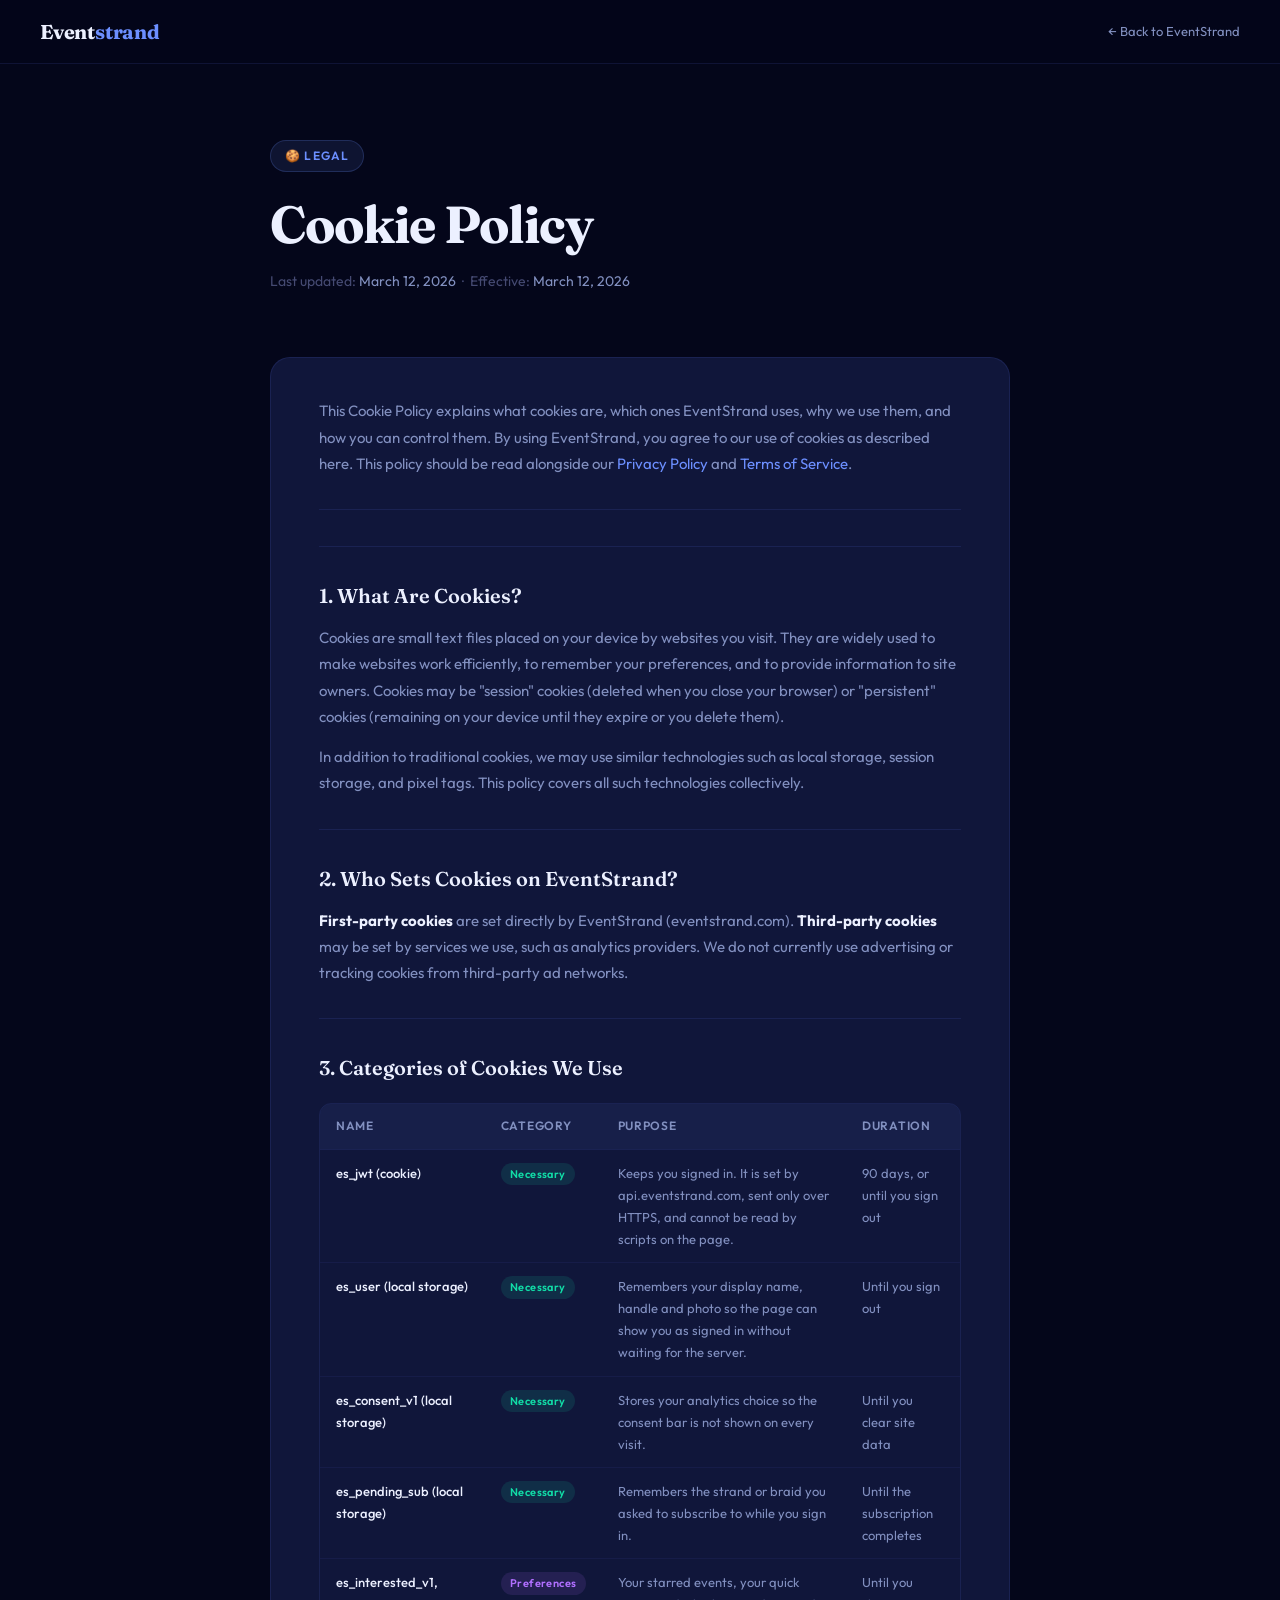
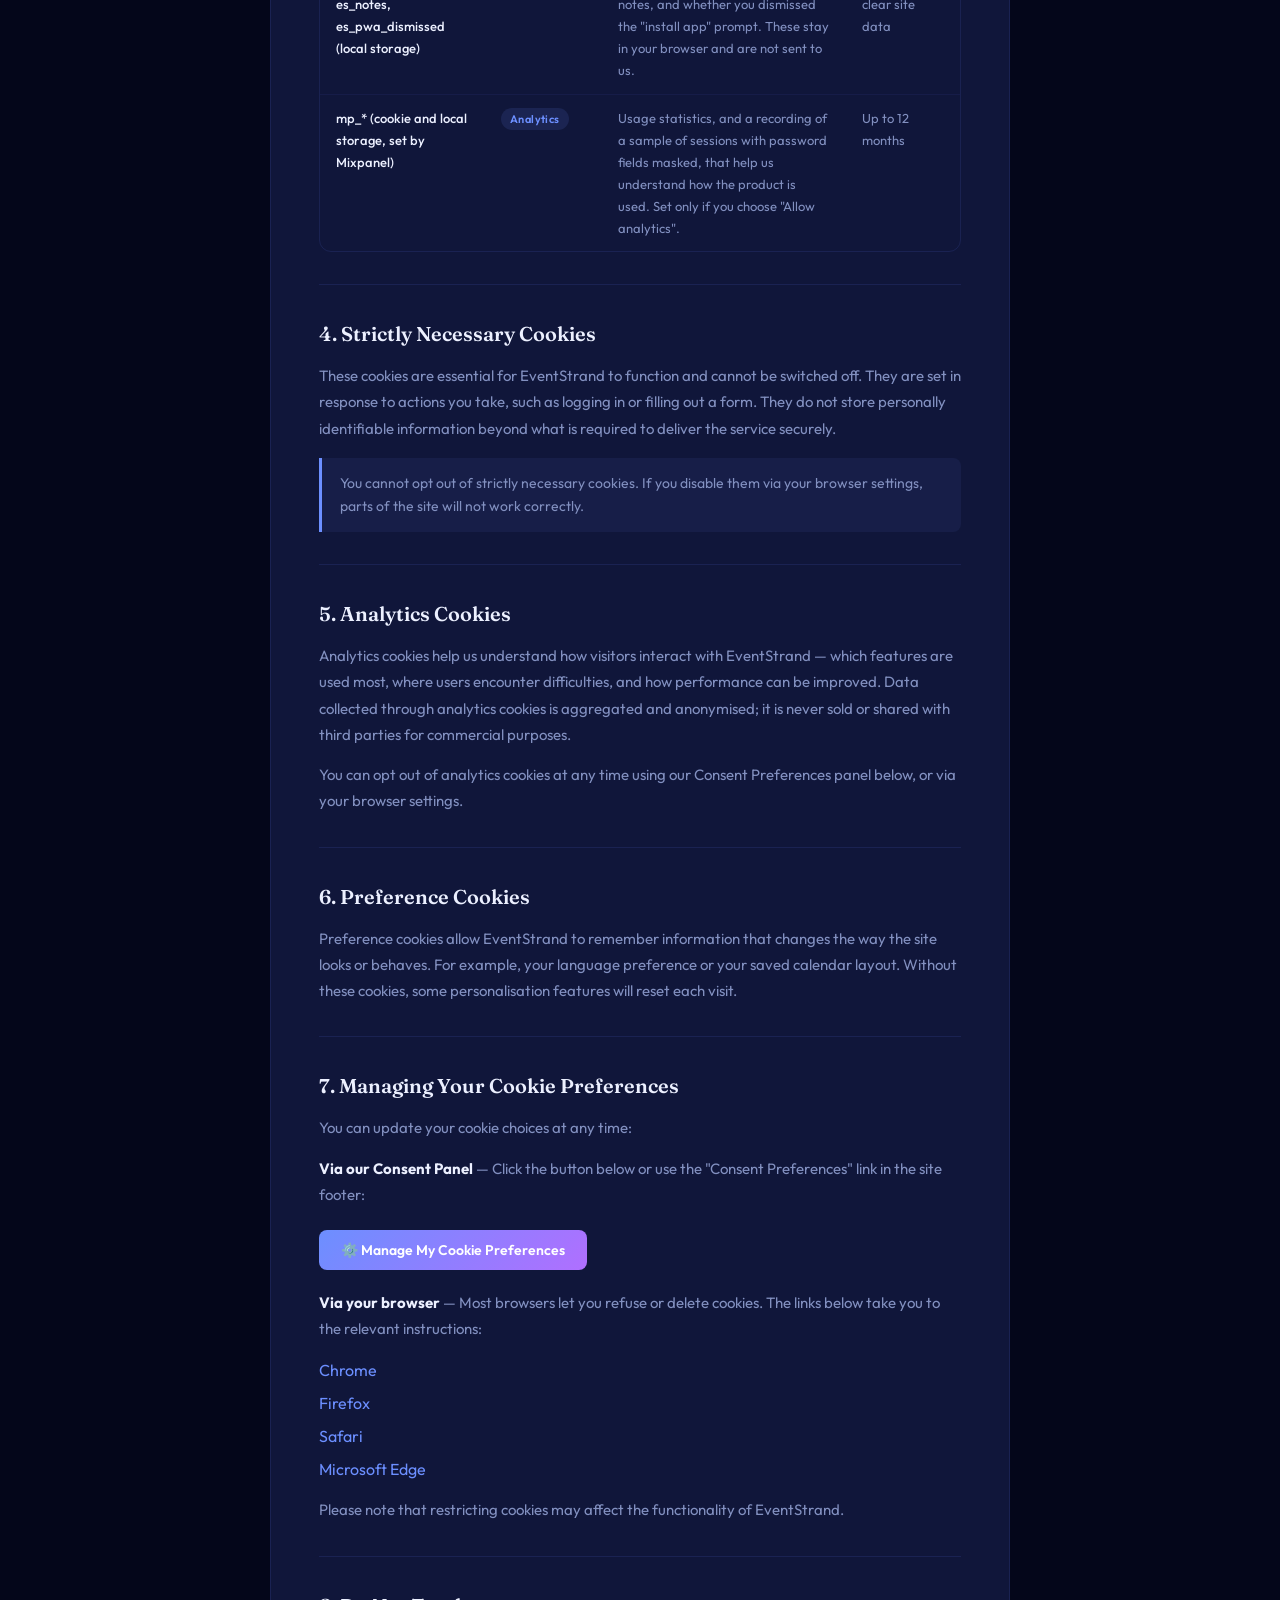
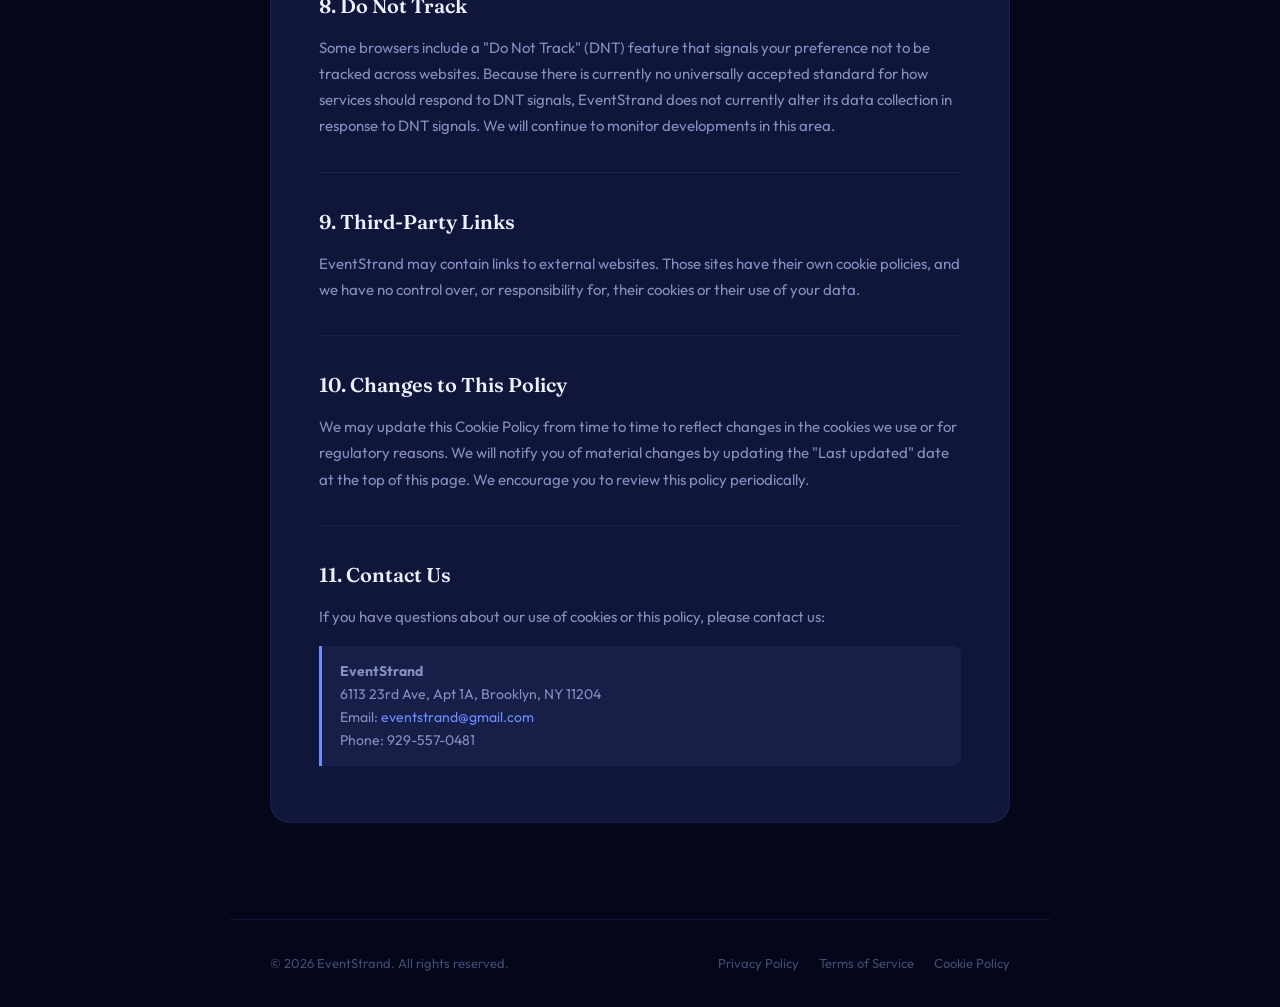
<file: cookie-policy.html>
<!DOCTYPE html>
<html lang="en">
<head>
<meta charset="UTF-8">
<meta name="viewport" content="width=device-width, initial-scale=1.0">
<title>Cookie Policy — EventStrand</title>
<link rel="preconnect" href="https://fonts.googleapis.com">
<link rel="preconnect" href="https://fonts.gstatic.com" crossorigin>
<link href="https://fonts.googleapis.com/css2?family=Fraunces:ital,opsz,wght@0,9..144,300;0,9..144,400;0,9..144,600;0,9..144,700;1,9..144,300;1,9..144,400&family=Outfit:wght@300;400;500;600;700&display=swap" rel="stylesheet">
<style>
:root {
  --bg: #04061a;
  --surface: #10163a;
  --border: rgba(100,120,255,0.12);
  --primary: #6C8FFF;
  --green: #11DBA6;
  --text: #ECF0FF;
  --text-dim: #8290C0;
  --text-faint: #454A72;
}
*, *::before, *::after { box-sizing: border-box; margin: 0; padding: 0; }
html { scroll-behavior: smooth; }
body {
  background: var(--bg);
  color: var(--text);
  font-family: 'Outfit', sans-serif;
  font-size: 16px;
  line-height: 1.7;
  min-height: 100vh;
}

/* NAV */
nav {
  position: fixed; top: 0; left: 0; right: 0; height: 64px;
  background: rgba(4,6,26,0.85);
  backdrop-filter: blur(20px);
  border-bottom: 1px solid var(--border);
  display: flex; align-items: center; justify-content: space-between;
  padding: 0 40px;
  z-index: 100;
}
.nav-logo {
  font-family: 'Fraunces', serif;
  font-size: 20px; font-weight: 700;
  color: var(--text);
  text-decoration: none;
  letter-spacing: -0.01em;
}
.nav-logo span { color: var(--primary); }
.nav-back {
  font-size: 13px; color: var(--text-dim);
  text-decoration: none;
  display: flex; align-items: center; gap: 6px;
  transition: color 0.2s;
}
.nav-back:hover { color: var(--primary); }

/* HERO */
.hero {
  padding: 140px 40px 64px;
  max-width: 820px;
  margin: 0 auto;
}
.hero-label {
  display: inline-flex; align-items: center; gap: 8px;
  font-size: 12px; font-weight: 600; letter-spacing: 0.1em;
  color: var(--primary); text-transform: uppercase;
  background: rgba(108,143,255,0.10);
  border: 1px solid rgba(108,143,255,0.20);
  border-radius: 100px; padding: 5px 14px;
  margin-bottom: 24px;
}
.hero h1 {
  font-family: 'Fraunces', serif;
  font-size: clamp(32px, 5vw, 52px);
  font-weight: 700;
  color: var(--text);
  line-height: 1.1;
  margin-bottom: 16px;
  letter-spacing: -0.02em;
}
.hero-meta {
  font-size: 14px; color: var(--text-faint);
}
.hero-meta span { color: var(--text-dim); }

/* CONTENT */
.content {
  max-width: 820px;
  margin: 0 auto;
  padding: 0 40px 80px;
}

.card {
  background: var(--surface);
  border: 1px solid var(--border);
  border-radius: 20px;
  padding: 40px 48px;
  margin-bottom: 16px;
}

.card-intro {
  font-size: 15px;
  color: var(--text-dim);
  line-height: 1.75;
  margin-bottom: 36px;
  padding-bottom: 32px;
  border-bottom: 1px solid var(--border);
}

.section-title {
  font-family: 'Fraunces', serif;
  font-size: 20px;
  font-weight: 600;
  color: var(--text);
  margin: 32px 0 12px;
  padding-top: 32px;
  border-top: 1px solid var(--border);
}
.section-title:first-of-type {
  margin-top: 0; padding-top: 0; border-top: none;
}

p {
  font-size: 15px;
  color: var(--text-dim);
  line-height: 1.75;
  margin-bottom: 14px;
}
p:last-child { margin-bottom: 0; }

/* COOKIE TABLE */
.cookie-table-wrap {
  overflow-x: auto;
  margin: 18px 0;
  border-radius: 12px;
  border: 1px solid var(--border);
}
table {
  width: 100%;
  border-collapse: collapse;
  font-size: 13px;
}
thead tr {
  background: rgba(108,143,255,0.08);
}
th {
  font-weight: 600; font-size: 12px;
  text-transform: uppercase; letter-spacing: 0.06em;
  color: var(--text-dim);
  padding: 12px 16px;
  text-align: left;
  border-bottom: 1px solid var(--border);
}
td {
  padding: 12px 16px;
  color: var(--text-dim);
  border-bottom: 1px solid rgba(100,120,255,0.07);
  vertical-align: top;
}
tr:last-child td { border-bottom: none; }
td:first-child { color: var(--text); font-weight: 500; }
.badge {
  display: inline-block;
  font-size: 11px; font-weight: 600;
  padding: 2px 9px;
  border-radius: 100px;
  letter-spacing: 0.04em;
}
.badge-necessary { background: rgba(17,219,166,0.12); color: #11DBA6; }
.badge-analytics { background: rgba(108,143,255,0.12); color: #6C8FFF; }
.badge-preference { background: rgba(176,111,255,0.12); color: #B06FFF; }

/* CONSENT BUTTON */
.consent-btn {
  display: inline-flex; align-items: center; gap: 8px;
  margin-top: 8px;
  background: linear-gradient(135deg, #6C8FFF, #B06FFF);
  color: #fff; border: none; border-radius: 8px;
  padding: 11px 22px; font-size: 14px; font-weight: 600;
  font-family: 'Outfit', sans-serif; cursor: pointer;
  transition: opacity 0.2s;
}
.consent-btn:hover { opacity: 0.88; }

/* HIGHLIGHT BOX */
.highlight {
  background: rgba(108,143,255,0.07);
  border-left: 3px solid var(--primary);
  border-radius: 0 8px 8px 0;
  padding: 14px 18px;
  margin: 16px 0;
  font-size: 14px;
  color: var(--text-dim);
  line-height: 1.65;
}
.highlight a { color: var(--primary); text-decoration: none; }
.highlight a:hover { text-decoration: underline; }

a { color: var(--primary); text-decoration: none; }
a:hover { text-decoration: underline; }

/* FOOTER */
footer {
  border-top: 1px solid var(--border);
  padding: 32px 40px;
  display: flex;
  align-items: center;
  justify-content: space-between;
  flex-wrap: wrap;
  gap: 16px;
  max-width: 820px;
  margin: 0 auto;
}
.footer-copy { font-size: 13px; color: var(--text-faint); }
.footer-links { display: flex; gap: 20px; }
.footer-links a { font-size: 13px; color: var(--text-faint); text-decoration: none; transition: color 0.2s; }
.footer-links a:hover { color: var(--primary); }

@media (max-width: 600px) {
  nav { padding: 0 20px; }
  .hero { padding: 120px 20px 48px; }
  .content { padding: 0 20px 60px; }
  .card { padding: 28px 24px; }
  footer { padding: 28px 20px; }
}
</style>
</head>
<body>

<!-- NAV -->
<nav>
  <a href="/" class="nav-logo">Event<span>strand</span></a>
  <a href="/" class="nav-back">← Back to EventStrand</a>
</nav>

<!-- HERO -->
<div class="hero">
  <div class="hero-label">🍪 Legal</div>
  <h1>Cookie Policy</h1>
  <div class="hero-meta">Last updated: <span>March 12, 2026</span> &nbsp;·&nbsp; Effective: <span>March 12, 2026</span></div>
</div>

<!-- CONTENT -->
<div class="content">
  <div class="card">

    <div class="card-intro">
      This Cookie Policy explains what cookies are, which ones EventStrand uses, why we use them, and how you can control them. By using EventStrand, you agree to our use of cookies as described here. This policy should be read alongside our <a href="/privacy-policy.html">Privacy Policy</a> and <a href="/terms-of-service.html">Terms of Service</a>.
    </div>

    <!-- 1 -->
    <div class="section-title">1. What Are Cookies?</div>
    <p>Cookies are small text files placed on your device by websites you visit. They are widely used to make websites work efficiently, to remember your preferences, and to provide information to site owners. Cookies may be "session" cookies (deleted when you close your browser) or "persistent" cookies (remaining on your device until they expire or you delete them).</p>
    <p>In addition to traditional cookies, we may use similar technologies such as local storage, session storage, and pixel tags. This policy covers all such technologies collectively.</p>

    <!-- 2 -->
    <div class="section-title">2. Who Sets Cookies on EventStrand?</div>
    <p><strong style="color:var(--text)">First-party cookies</strong> are set directly by EventStrand (eventstrand.com). <strong style="color:var(--text)">Third-party cookies</strong> may be set by services we use, such as analytics providers. We do not currently use advertising or tracking cookies from third-party ad networks.</p>

    <!-- 3 -->
    <div class="section-title">3. Categories of Cookies We Use</div>

    <div class="cookie-table-wrap">
      <table>
        <thead>
          <tr>
            <th>Name</th>
            <th>Category</th>
            <th>Purpose</th>
            <th>Duration</th>
          </tr>
        </thead>
        <tbody>
          <tr>
            <td>es_jwt (cookie)</td>
            <td><span class="badge badge-necessary">Necessary</span></td>
            <td>Keeps you signed in. It is set by api.eventstrand.com, sent only over HTTPS, and cannot be read by scripts on the page.</td>
            <td>90 days, or until you sign out</td>
          </tr>
          <tr>
            <td>es_user (local storage)</td>
            <td><span class="badge badge-necessary">Necessary</span></td>
            <td>Remembers your display name, handle and photo so the page can show you as signed in without waiting for the server.</td>
            <td>Until you sign out</td>
          </tr>
          <tr>
            <td>es_consent_v1 (local storage)</td>
            <td><span class="badge badge-necessary">Necessary</span></td>
            <td>Stores your analytics choice so the consent bar is not shown on every visit.</td>
            <td>Until you clear site data</td>
          </tr>
          <tr>
            <td>es_pending_sub (local storage)</td>
            <td><span class="badge badge-necessary">Necessary</span></td>
            <td>Remembers the strand or braid you asked to subscribe to while you sign in.</td>
            <td>Until the subscription completes</td>
          </tr>
          <tr>
            <td>es_interested_v1, es_notes, es_pwa_dismissed (local storage)</td>
            <td><span class="badge badge-preference">Preferences</span></td>
            <td>Your starred events, your quick notes, and whether you dismissed the "install app" prompt. These stay in your browser and are not sent to us.</td>
            <td>Until you clear site data</td>
          </tr>
          <tr>
            <td>mp_* (cookie and local storage, set by Mixpanel)</td>
            <td><span class="badge badge-analytics">Analytics</span></td>
            <td>Usage statistics, and a recording of a sample of sessions with password fields masked, that help us understand how the product is used. Set only if you choose "Allow analytics".</td>
            <td>Up to 12 months</td>
          </tr>
        </tbody>
      </table>
    </div>

    <!-- 4 -->
    <div class="section-title">4. Strictly Necessary Cookies</div>
    <p>These cookies are essential for EventStrand to function and cannot be switched off. They are set in response to actions you take, such as logging in or filling out a form. They do not store personally identifiable information beyond what is required to deliver the service securely.</p>
    <div class="highlight">You cannot opt out of strictly necessary cookies. If you disable them via your browser settings, parts of the site will not work correctly.</div>

    <!-- 5 -->
    <div class="section-title">5. Analytics Cookies</div>
    <p>Analytics cookies help us understand how visitors interact with EventStrand — which features are used most, where users encounter difficulties, and how performance can be improved. Data collected through analytics cookies is aggregated and anonymised; it is never sold or shared with third parties for commercial purposes.</p>
    <p>You can opt out of analytics cookies at any time using our Consent Preferences panel below, or via your browser settings.</p>

    <!-- 6 -->
    <div class="section-title">6. Preference Cookies</div>
    <p>Preference cookies allow EventStrand to remember information that changes the way the site looks or behaves. For example, your language preference or your saved calendar layout. Without these cookies, some personalisation features will reset each visit.</p>

    <!-- 7 -->
    <div class="section-title">7. Managing Your Cookie Preferences</div>
    <p>You can update your cookie choices at any time:</p>
    <p><strong style="color:var(--text)">Via our Consent Panel</strong> — Click the button below or use the "Consent Preferences" link in the site footer:</p>
    <button class="consent-btn" onclick="openConsentModal()">⚙️ Manage My Cookie Preferences</button>

    <p style="margin-top:20px;"><strong style="color:var(--text)">Via your browser</strong> — Most browsers let you refuse or delete cookies. The links below take you to the relevant instructions:</p>
    <ul style="list-style:none;padding:0;margin:8px 0 14px;display:flex;flex-direction:column;gap:6px;">
      <li><a href="https://support.google.com/chrome/answer/95647" target="_blank" rel="noopener">Chrome</a></li>
      <li><a href="https://support.mozilla.org/en-US/kb/enable-and-disable-cookies-website-preferences" target="_blank" rel="noopener">Firefox</a></li>
      <li><a href="https://support.apple.com/guide/safari/manage-cookies-sfri11471/mac" target="_blank" rel="noopener">Safari</a></li>
      <li><a href="https://support.microsoft.com/en-us/microsoft-edge/delete-cookies-in-microsoft-edge-63947406-40ac-c3b8-57b9-2a946a29ae09" target="_blank" rel="noopener">Microsoft Edge</a></li>
    </ul>
    <p>Please note that restricting cookies may affect the functionality of EventStrand.</p>

    <!-- 8 -->
    <div class="section-title">8. Do Not Track</div>
    <p>Some browsers include a "Do Not Track" (DNT) feature that signals your preference not to be tracked across websites. Because there is currently no universally accepted standard for how services should respond to DNT signals, EventStrand does not currently alter its data collection in response to DNT signals. We will continue to monitor developments in this area.</p>

    <!-- 9 -->
    <div class="section-title">9. Third-Party Links</div>
    <p>EventStrand may contain links to external websites. Those sites have their own cookie policies, and we have no control over, or responsibility for, their cookies or their use of your data.</p>

    <!-- 10 -->
    <div class="section-title">10. Changes to This Policy</div>
    <p>We may update this Cookie Policy from time to time to reflect changes in the cookies we use or for regulatory reasons. We will notify you of material changes by updating the "Last updated" date at the top of this page. We encourage you to review this policy periodically.</p>

    <!-- 11 -->
    <div class="section-title">11. Contact Us</div>
    <p>If you have questions about our use of cookies or this policy, please contact us:</p>
    <div class="highlight">
      <strong>EventStrand</strong><br>
      6113 23rd Ave, Apt 1A, Brooklyn, NY 11204<br>
      Email: <a href="mailto:eventstrand@gmail.com">eventstrand@gmail.com</a><br>
      Phone: 929-557-0481
    </div>

  </div>
</div>

<!-- FOOTER -->
<footer>
  <div class="footer-copy">© 2026 EventStrand. All rights reserved.</div>
  <div class="footer-links">
    <a href="/privacy-policy.html">Privacy Policy</a>
    <a href="/terms-of-service.html">Terms of Service</a>
    <a href="/cookie-policy.html">Cookie Policy</a>
  </div>
</footer>

<!-- CONSENT MODAL (self-contained for this page) -->
<div id="consent-modal" onclick="if(event.target===this)closeConsentModal()" style="display:none;position:fixed;inset:0;z-index:10000;background:rgba(4,6,26,0.88);backdrop-filter:blur(8px);align-items:center;justify-content:center;">
  <div style="background:#10163a;border:1px solid rgba(108,143,255,0.25);border-radius:20px;padding:36px;width:calc(100% - 48px);max-width:520px;max-height:90vh;overflow-y:auto;font-family:'Outfit',sans-serif;">
    <div style="font-family:'Fraunces',serif;font-size:22px;color:#ECF0FF;margin-bottom:6px;">Consent Preferences</div>
    <div style="font-size:13px;color:#8290C0;margin-bottom:28px;line-height:1.65;">Control which cookies EventStrand may use.</div>
    <div style="border:1px solid rgba(100,120,255,0.15);border-radius:12px;padding:18px 20px;margin-bottom:12px;">
      <div style="display:flex;justify-content:space-between;align-items:center;margin-bottom:6px;">
        <span style="font-size:14px;font-weight:600;color:#ECF0FF;">Strictly Necessary</span>
        <span style="font-size:11px;color:#454A72;background:#0b0d26;border-radius:6px;padding:3px 10px;">Always On</span>
      </div>
      <div style="font-size:13px;color:#8290C0;line-height:1.6;">Authentication, session management, and core site functionality.</div>
    </div>
    <div style="border:1px solid rgba(100,120,255,0.15);border-radius:12px;padding:18px 20px;margin-bottom:12px;">
      <div style="display:flex;justify-content:space-between;align-items:center;margin-bottom:6px;">
        <span style="font-size:14px;font-weight:600;color:#ECF0FF;">Analytics</span>
        <div id="toggle-analytics" onclick="togglePref('analytics')" style="width:44px;height:24px;border-radius:12px;border:1px solid rgba(100,120,255,0.3);background:#0b0d26;position:relative;cursor:pointer;transition:all 0.2s;">
          <div id="knob-analytics" style="position:absolute;top:4px;left:4px;width:14px;height:14px;border-radius:50%;background:#454A72;transition:all 0.2s;"></div>
        </div>
      </div>
      <div style="font-size:13px;color:#8290C0;line-height:1.6;">Aggregated usage data to improve EventStrand.</div>
    </div>
    <div style="border:1px solid rgba(100,120,255,0.15);border-radius:12px;padding:18px 20px;margin-bottom:24px;">
      <div style="display:flex;justify-content:space-between;align-items:center;margin-bottom:6px;">
        <span style="font-size:14px;font-weight:600;color:#ECF0FF;">Preferences</span>
        <div id="toggle-preferences" onclick="togglePref('preferences')" style="width:44px;height:24px;border-radius:12px;border:1px solid rgba(100,120,255,0.3);background:#0b0d26;position:relative;cursor:pointer;transition:all 0.2s;">
          <div id="knob-preferences" style="position:absolute;top:4px;left:4px;width:14px;height:14px;border-radius:50%;background:#454A72;transition:all 0.2s;"></div>
        </div>
      </div>
      <div style="font-size:13px;color:#8290C0;line-height:1.6;">UI settings and personalisation across sessions.</div>
    </div>
    <div style="display:flex;gap:12px;">
      <button onclick="saveConsentPrefs()" style="flex:1;background:linear-gradient(135deg,#6C8FFF,#B06FFF);color:#fff;border:none;border-radius:8px;padding:13px;font-size:14px;font-weight:600;font-family:'Outfit',sans-serif;cursor:pointer;">Save Preferences</button>
      <button onclick="closeConsentModal()" style="background:transparent;color:#8290C0;border:1px solid rgba(100,120,255,0.2);border-radius:8px;padding:13px 20px;font-size:14px;font-family:'Outfit',sans-serif;cursor:pointer;">Cancel</button>
    </div>
  </div>
</div>

<script>
const CONSENT_KEY = 'es_consent_v1';
const toggleStates = { analytics: false, preferences: false };

function openConsentModal() {
  const stored = localStorage.getItem(CONSENT_KEY);
  if (stored) {
    const p = JSON.parse(stored);
    setToggle('analytics', !!p.analytics);
    setToggle('preferences', !!p.preferences);
  }
  document.getElementById('consent-modal').style.display = 'flex';
}

function closeConsentModal() {
  document.getElementById('consent-modal').style.display = 'none';
}

function saveConsentPrefs() {
  const prefs = { necessary: true, analytics: toggleStates.analytics, preferences: toggleStates.preferences };
  localStorage.setItem(CONSENT_KEY, JSON.stringify(prefs));
  closeConsentModal();
  const msg = document.createElement('div');
  msg.textContent = '✅ Preferences saved';
  Object.assign(msg.style, {
    position:'fixed', bottom:'32px', left:'50%', transform:'translateX(-50%)',
    background:'#10163a', border:'1px solid rgba(108,143,255,0.3)',
    color:'#ECF0FF', padding:'12px 24px', borderRadius:'10px',
    fontFamily:"'Outfit',sans-serif", fontSize:'14px', zIndex:'9999',
    boxShadow:'0 8px 32px rgba(0,0,0,0.5)'
  });
  document.body.appendChild(msg);
  setTimeout(() => msg.remove(), 3000);
}

function togglePref(name) { setToggle(name, !toggleStates[name]); }

function setToggle(name, on) {
  toggleStates[name] = on;
  const track = document.getElementById('toggle-' + name);
  const knob = document.getElementById('knob-' + name);
  if (on) {
    track.style.background = 'rgba(108,143,255,0.22)';
    track.style.borderColor = 'rgba(108,143,255,0.6)';
    knob.style.background = '#6C8FFF';
    knob.style.left = '24px';
  } else {
    track.style.background = '#0b0d26';
    track.style.borderColor = 'rgba(100,120,255,0.3)';
    knob.style.background = '#454A72';
    knob.style.left = '4px';
  }
}
</script>
</body>
</html>
</file>
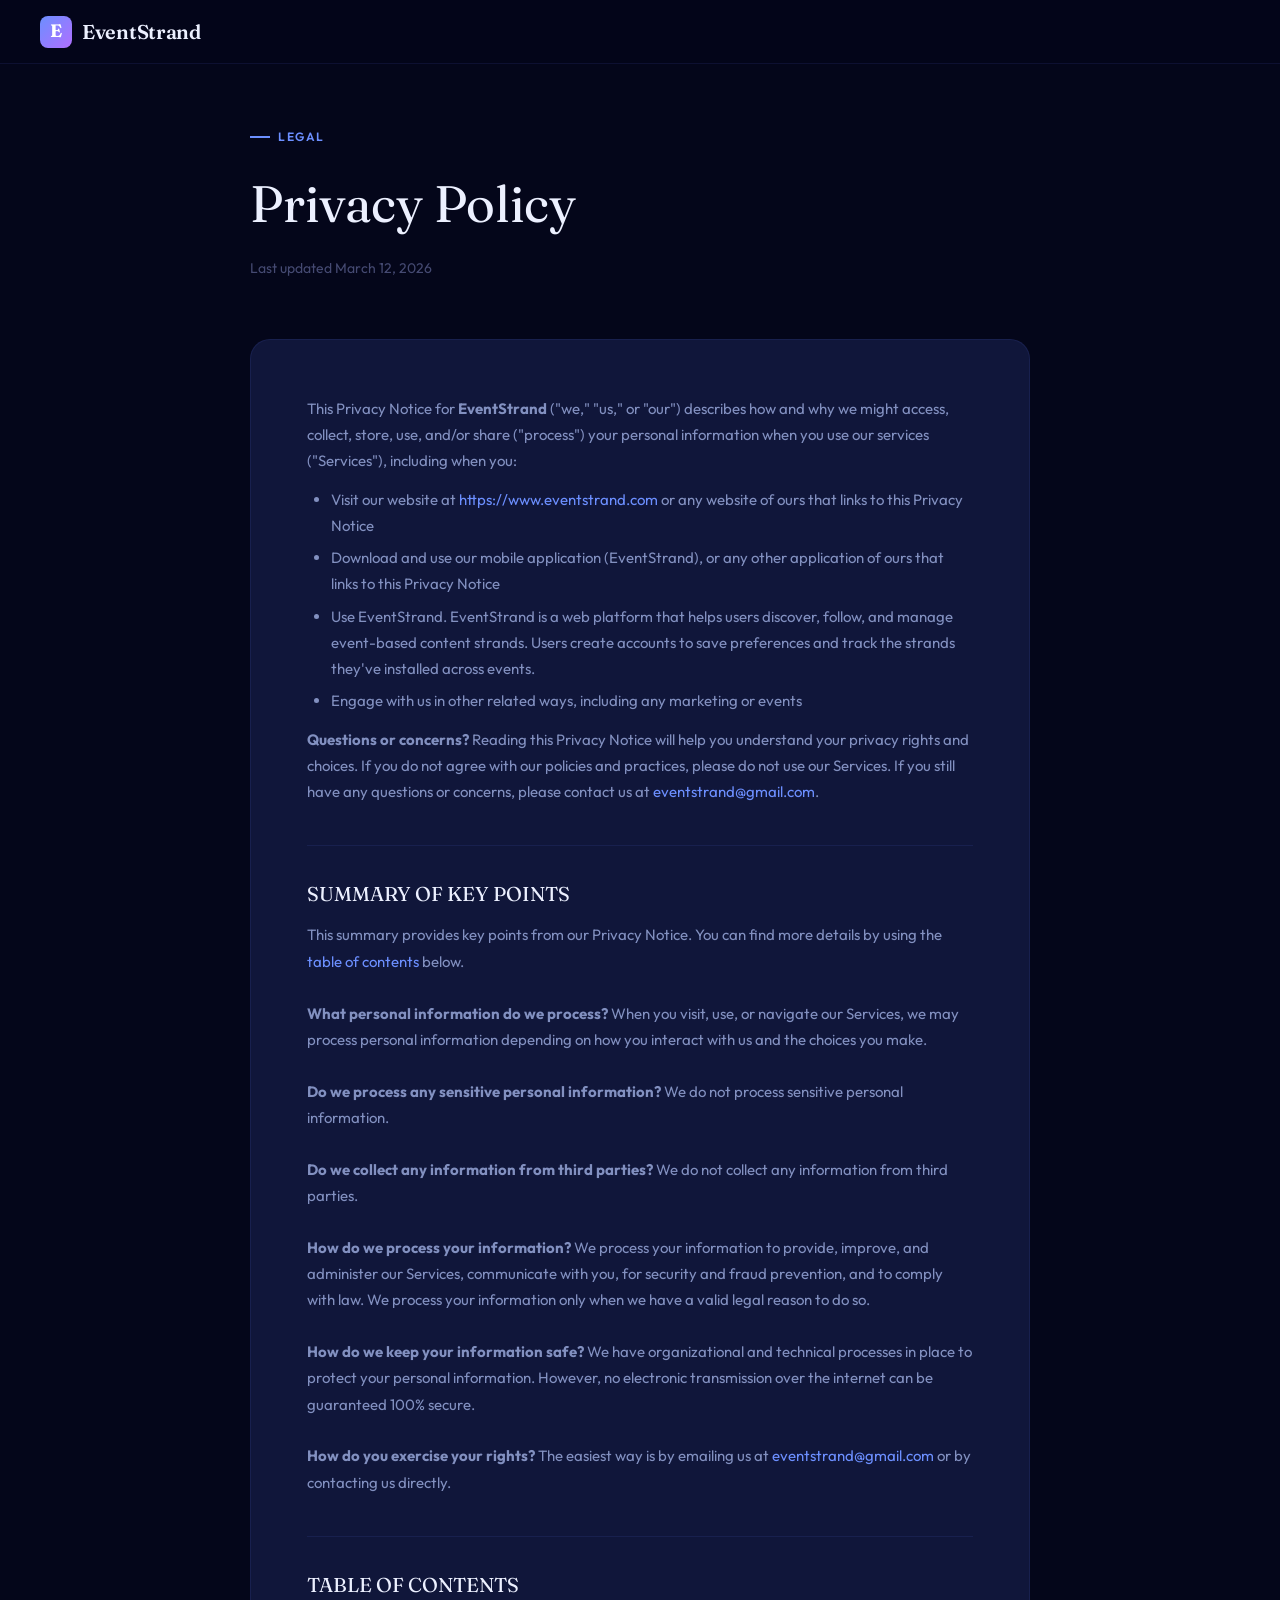
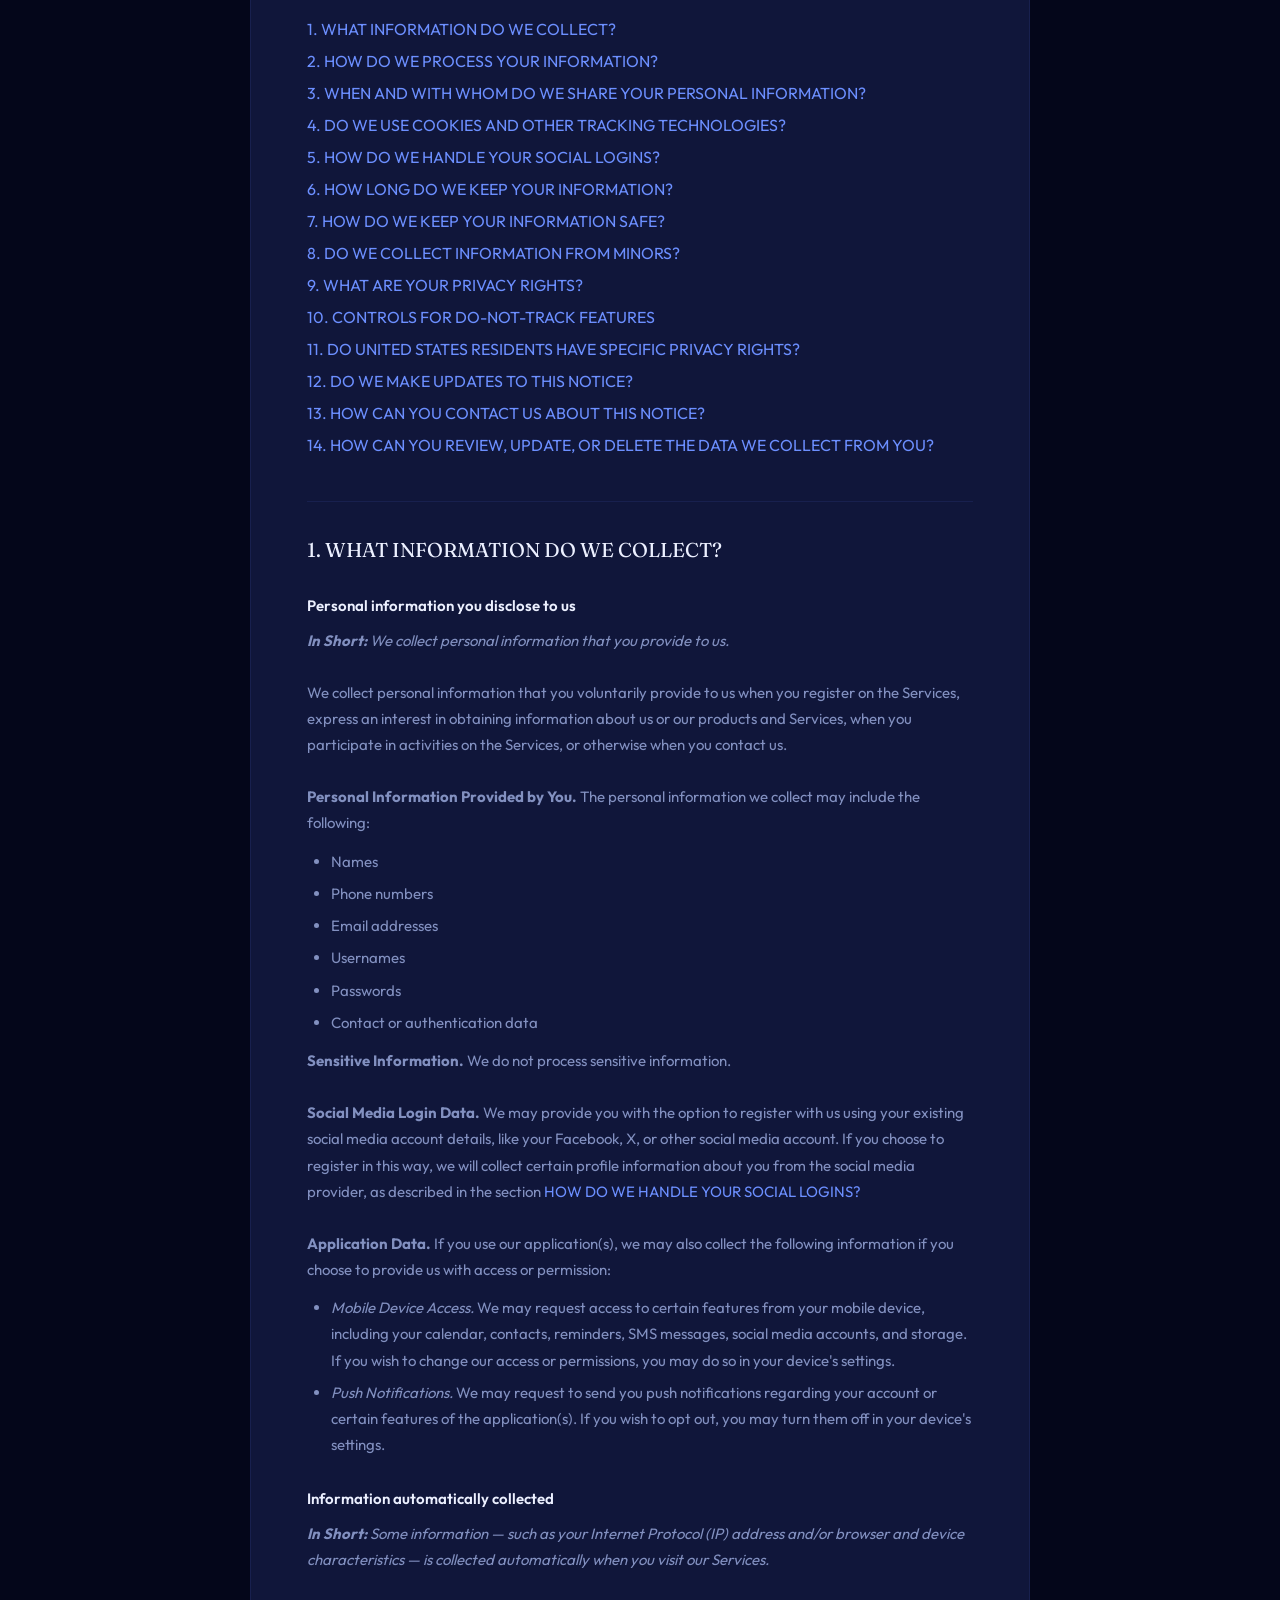
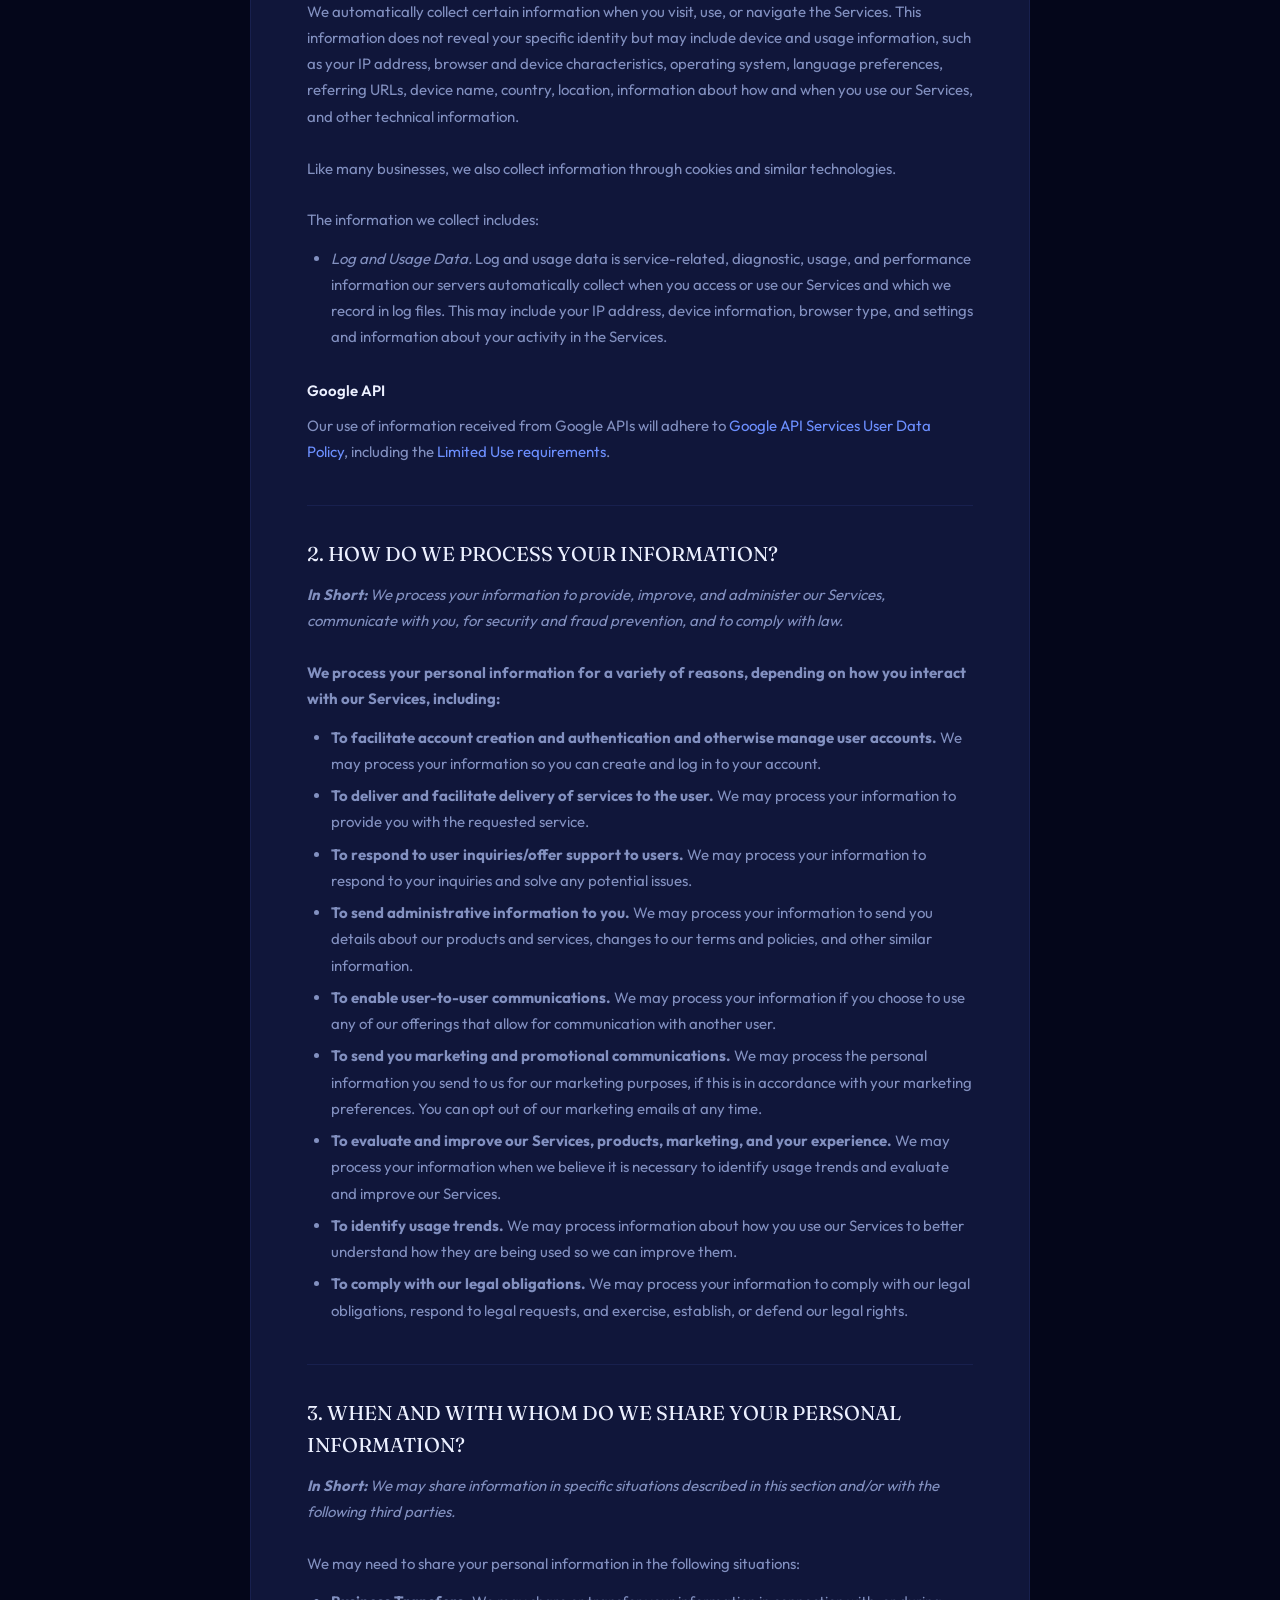
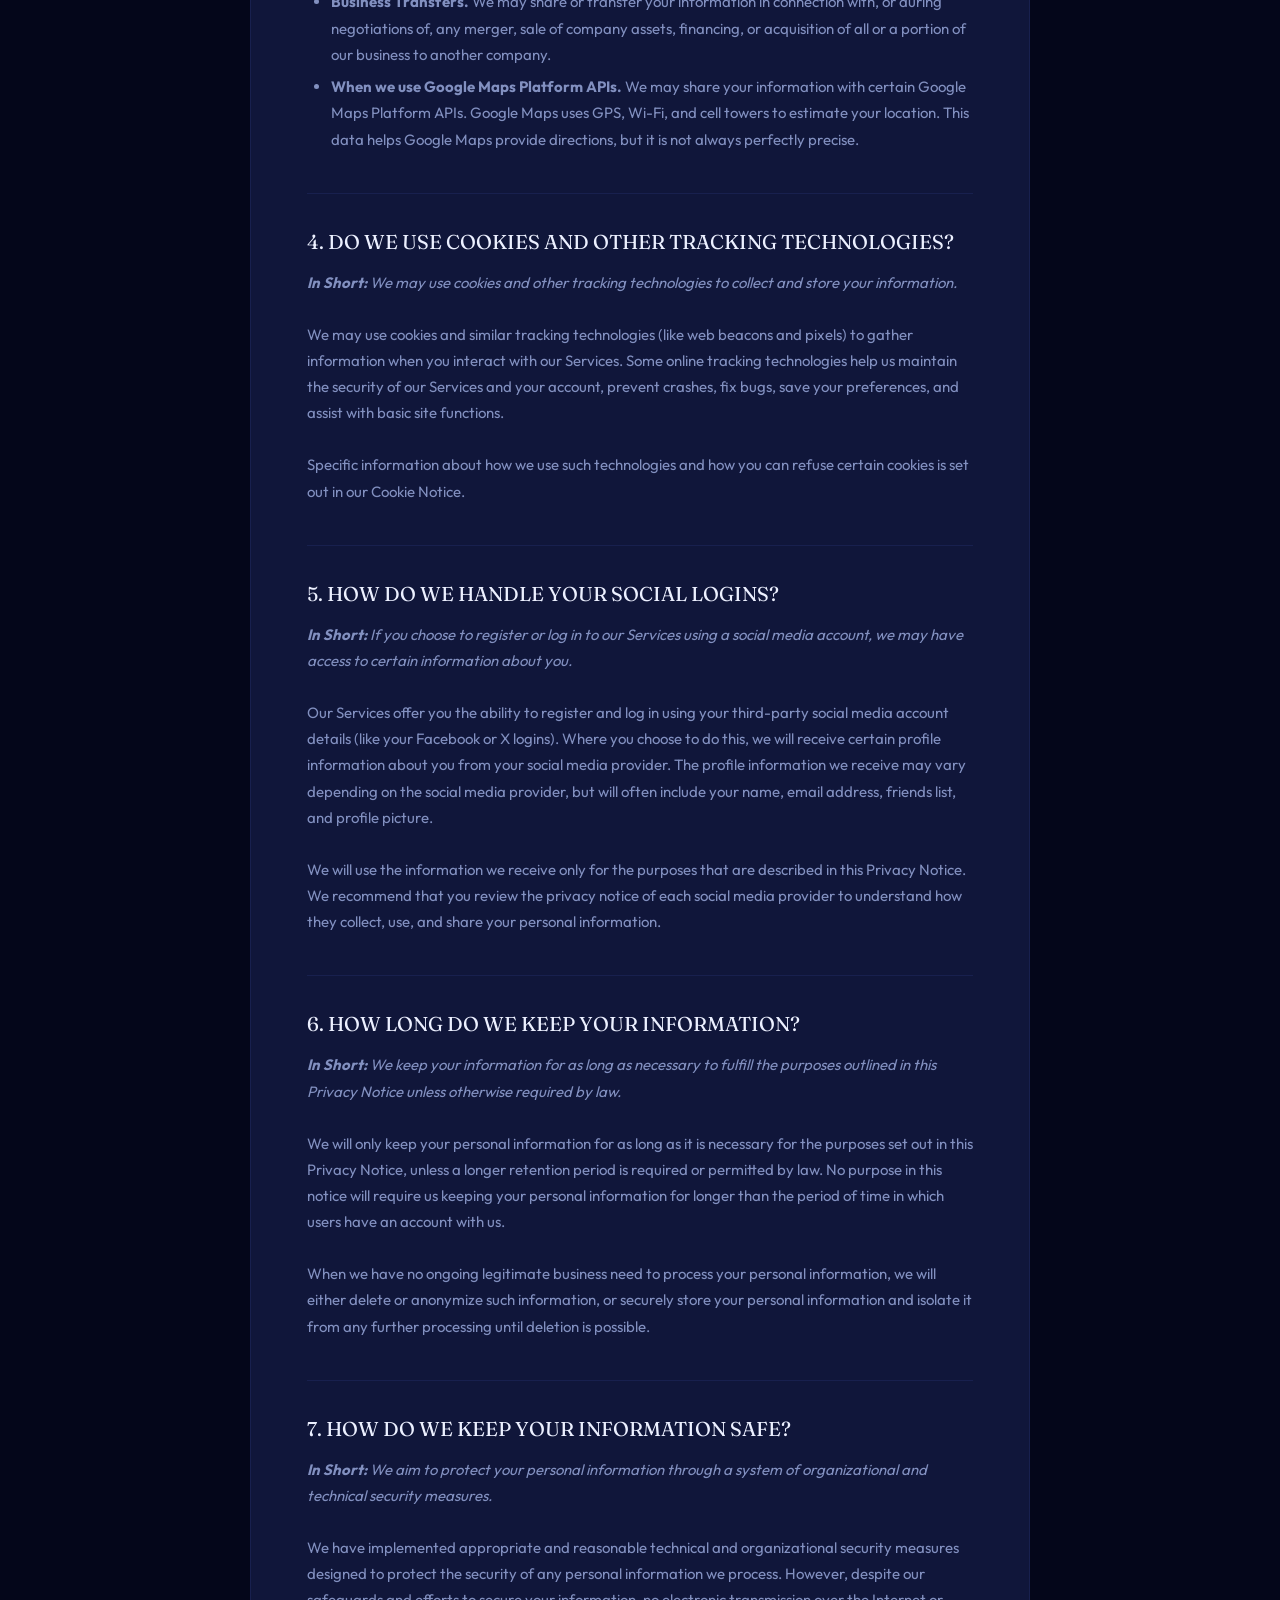
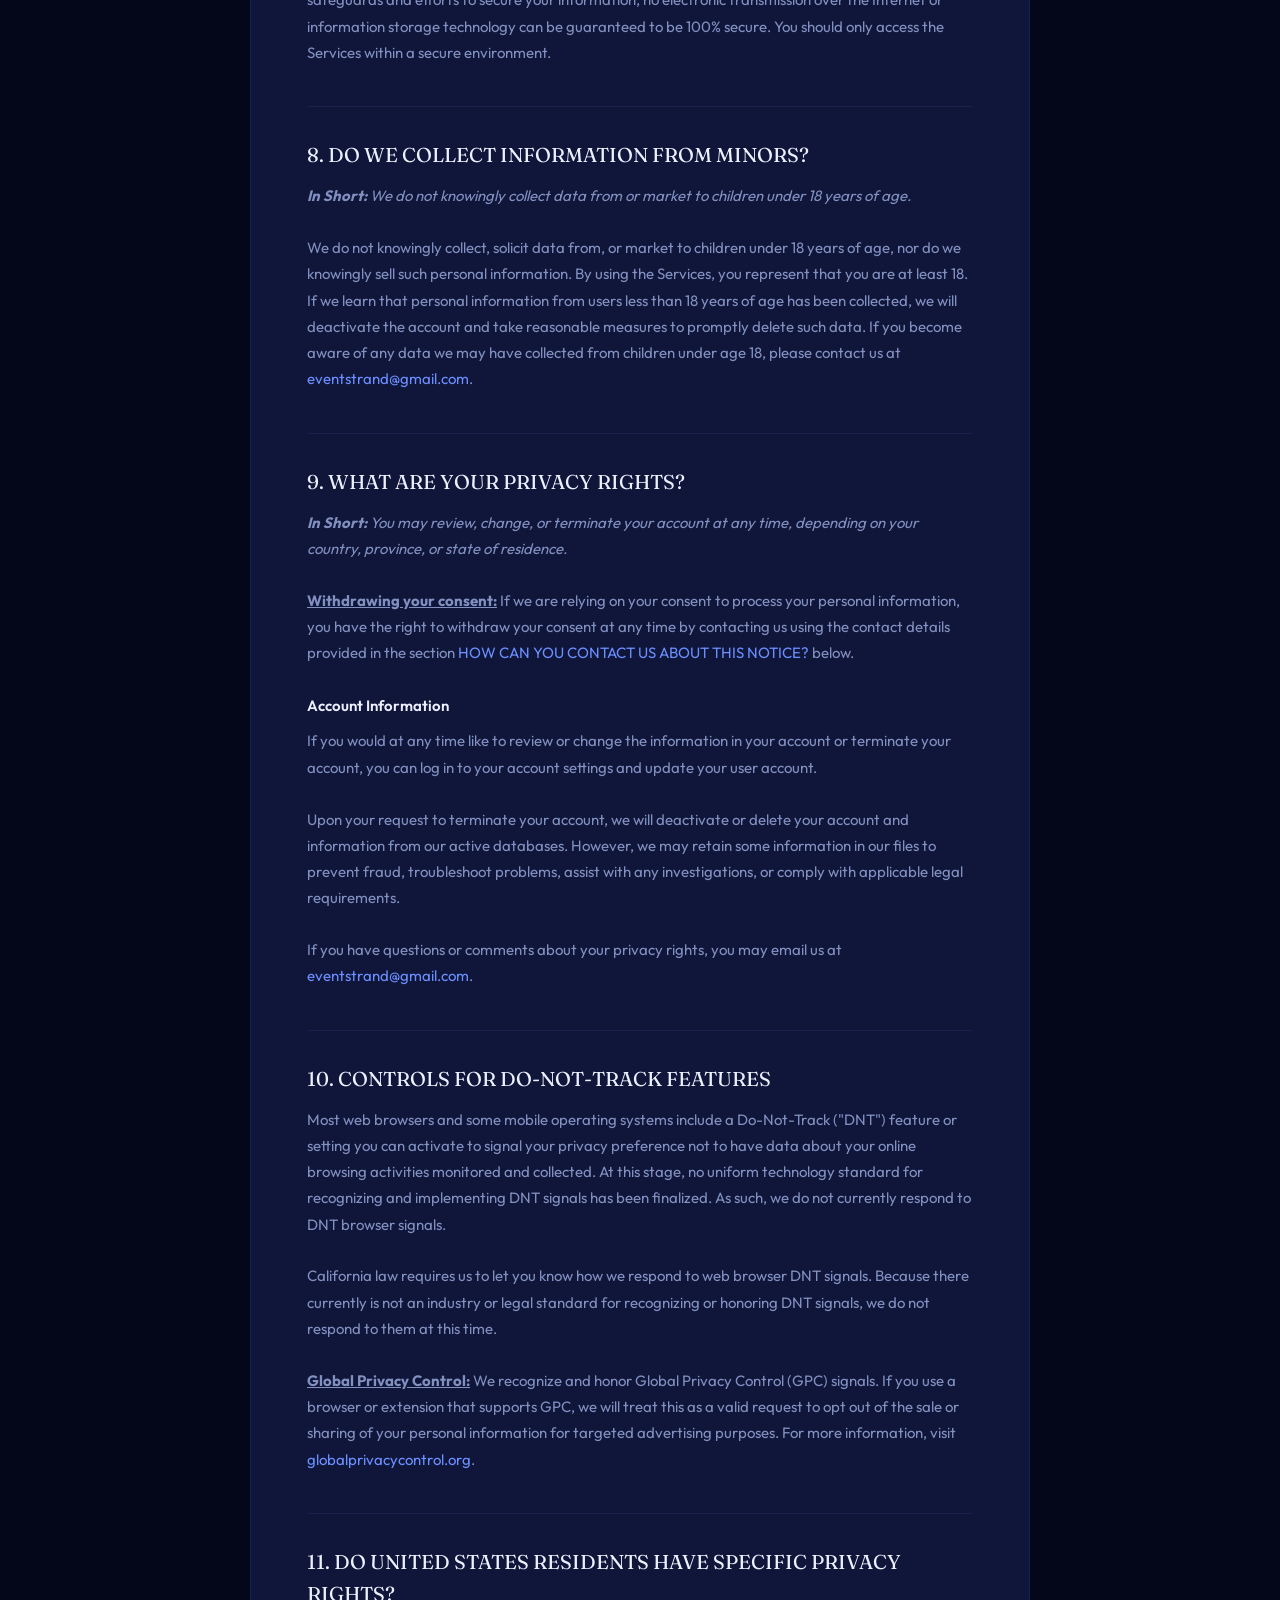
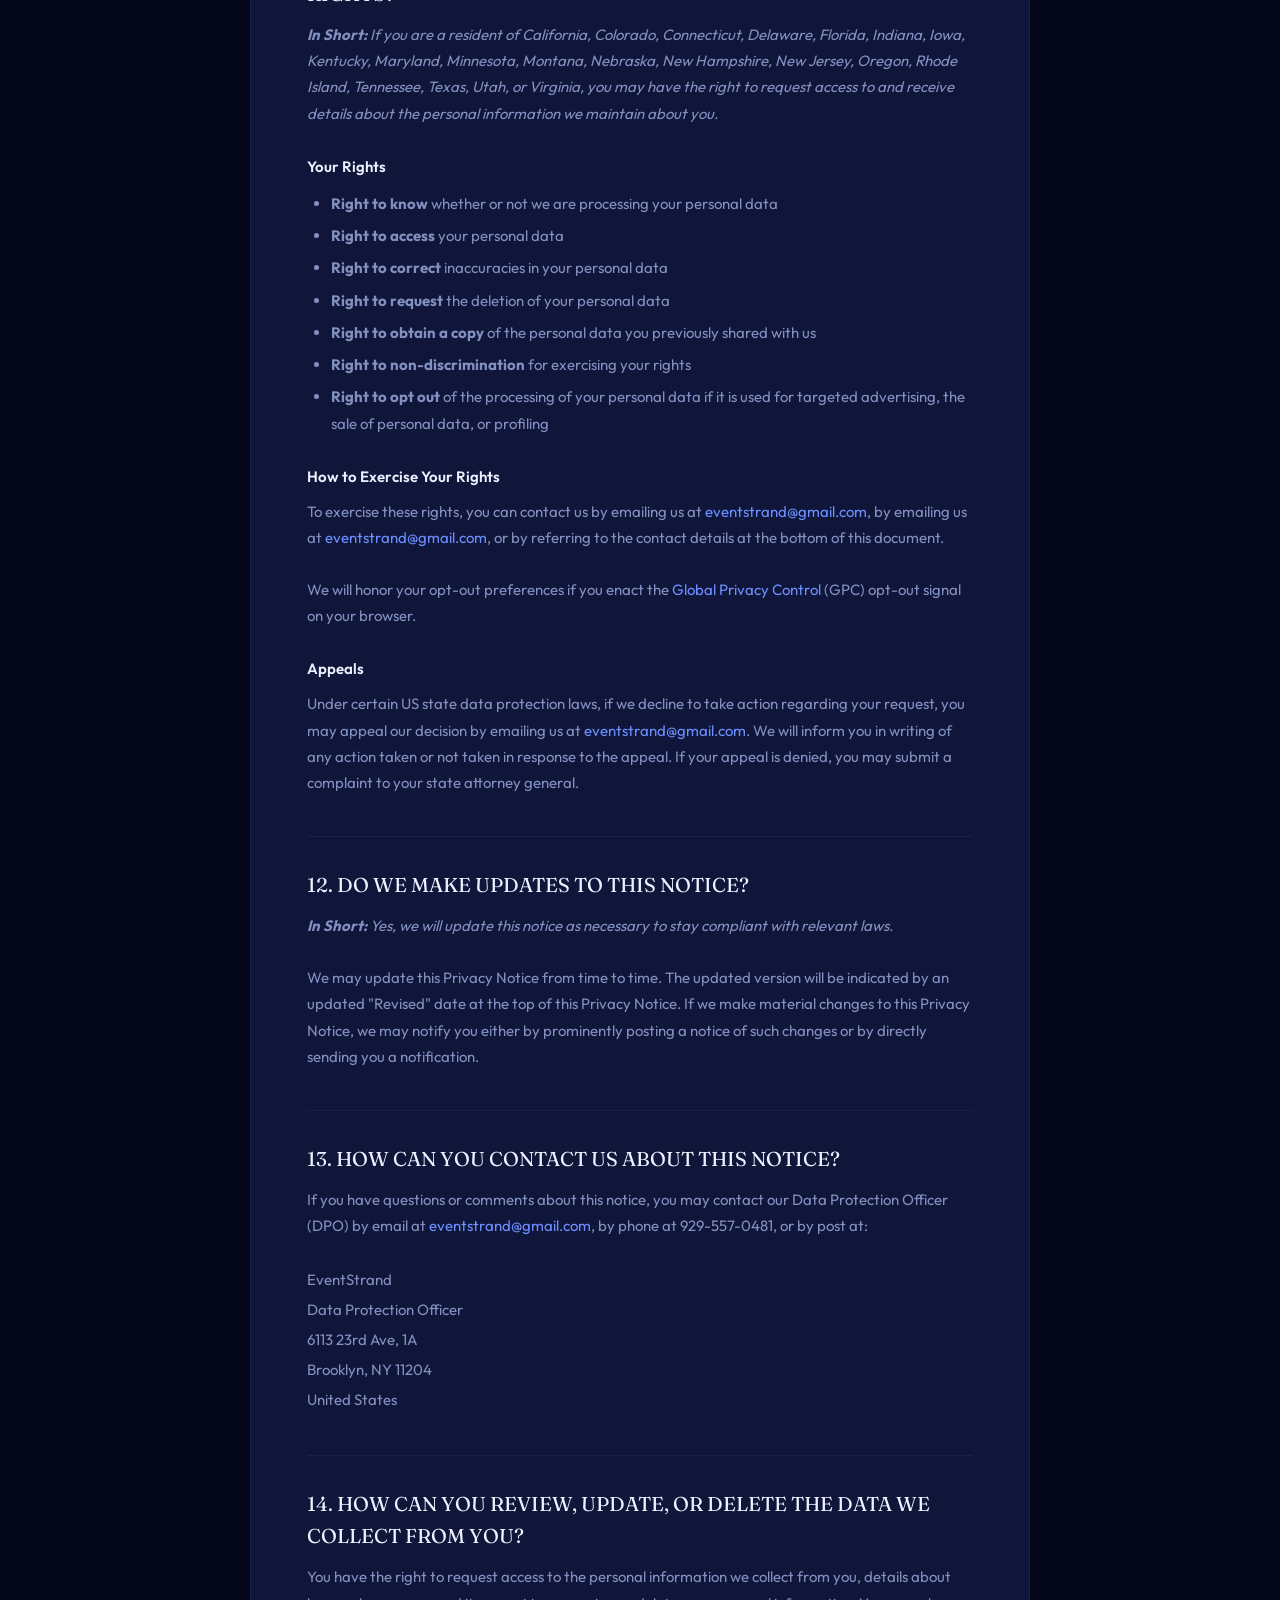
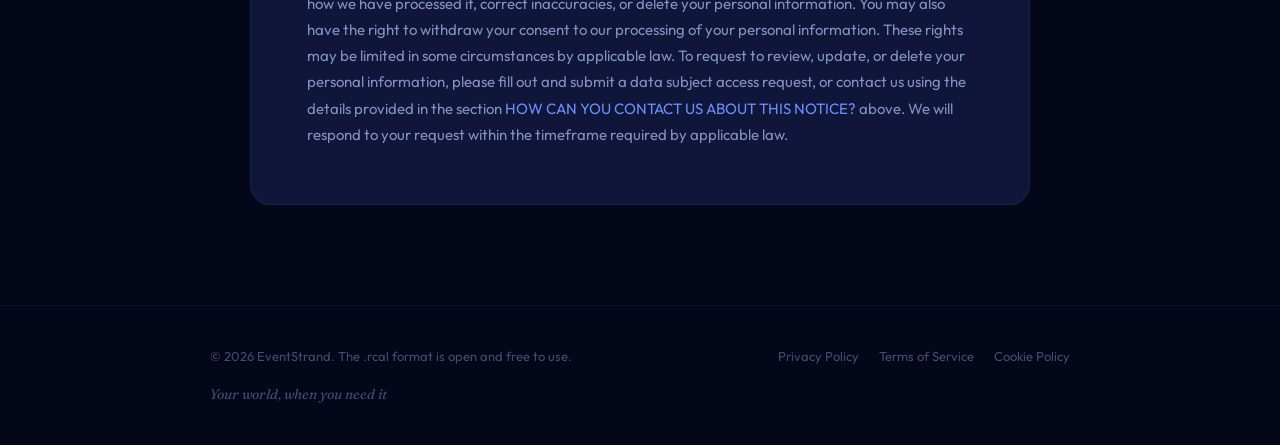
<file: privacy-policy.html>
<!DOCTYPE html>
<html lang="en">
<head>
<meta charset="UTF-8">
<meta name="viewport" content="width=device-width, initial-scale=1.0">
<title>Privacy Policy — EventStrand</title>
<link rel="preconnect" href="https://fonts.googleapis.com">
<link rel="preconnect" href="https://fonts.gstatic.com" crossorigin>
<link href="https://fonts.googleapis.com/css2?family=Fraunces:ital,opsz,wght@0,9..144,300;0,9..144,400;0,9..144,600;0,9..144,700;1,9..144,300;1,9..144,400&family=Outfit:wght@300;400;500;600;700&display=swap" rel="stylesheet">
<style>
:root {
  --bg: #04061a;
  --bg2: #07091f;
  --bg3: #0b0d26;
  --surface: #10163a;
  --surface2: #171e48;
  --border: rgba(100,120,255,0.10);
  --border2: rgba(100,120,255,0.22);
  --primary: #6C8FFF;
  --primary-dim: #4A6EE8;
  --primary-glow: rgba(108,143,255,0.22);
  --green: #11DBA6;
  --text: #ECF0FF;
  --text-dim: #8290C0;
  --text-faint: #454A72;
  --radius: 12px;
}

* { margin:0; padding:0; box-sizing:border-box; }
html { scroll-behavior: smooth; }

body {
  background: var(--bg);
  color: var(--text);
  font-family: 'Outfit', sans-serif;
  font-size: 16px;
  line-height: 1.6;
  overflow-x: hidden;
}

::-webkit-scrollbar { width: 6px; }
::-webkit-scrollbar-track { background: var(--bg); }
::-webkit-scrollbar-thumb { background: var(--surface2); border-radius: 3px; }

/* ── NAV ── */
nav {
  position: fixed; top: 0; left: 0; right: 0; z-index: 100;
  display: flex; align-items: center; justify-content: space-between;
  padding: 0 40px; height: 64px;
  background: rgba(4,6,26,0.90);
  backdrop-filter: blur(20px);
  border-bottom: 1px solid var(--border);
}

.nav-logo {
  display: flex; align-items: center; gap: 10px;
  text-decoration: none;
}

.nav-logo-mark {
  width: 32px; height: 32px;
  background: linear-gradient(135deg, var(--primary), #B06FFF);
  border-radius: 8px;
  display: flex; align-items: center; justify-content: center;
  font-family: 'Fraunces', serif;
  font-size: 18px; font-weight: 700;
  color: white;
}

.nav-logo-text {
  font-family: 'Fraunces', serif;
  font-size: 20px; font-weight: 600;
  color: var(--text);
  letter-spacing: -0.3px;
}

/* ── HERO BAND ── */
.page-hero {
  padding: 120px 40px 60px;
  max-width: 860px;
  margin: 0 auto;
}

.page-label {
  display: inline-flex; align-items: center; gap: 8px;
  font-size: 12px; font-weight: 600; letter-spacing: 1.5px;
  text-transform: uppercase; color: var(--primary);
  margin-bottom: 16px;
}
.page-label::before {
  content: ''; width: 20px; height: 2px;
  background: var(--primary); display: block;
}

.page-title {
  font-family: 'Fraunces', serif;
  font-size: clamp(32px, 4vw, 52px);
  font-weight: 400;
  color: var(--text);
  margin-bottom: 12px;
}

.page-meta {
  font-size: 14px;
  color: var(--text-faint);
}

/* ── POLICY BODY ── */
.policy-wrap {
  max-width: 860px;
  margin: 0 auto;
  padding: 0 40px 100px;
}

.policy-content {
  background: var(--surface);
  border: 1px solid var(--border);
  border-radius: 20px;
  padding: 56px;
}

/* Override Termly's inline styles for dark theme */
.policy-content [data-custom-class="body"],
.policy-content [data-custom-class="body"] * {
  background: transparent !important;
  font-family: 'Outfit', sans-serif !important;
}

.policy-content [data-custom-class="title"],
.policy-content [data-custom-class="title"] * {
  font-family: 'Fraunces', serif !important;
  color: var(--text) !important;
}

.policy-content h1 {
  font-family: 'Fraunces', serif;
  font-size: 28px;
  font-weight: 400;
  color: var(--text);
  margin-bottom: 8px;
}

.policy-content h2 {
  font-family: 'Fraunces', serif;
  font-size: 20px;
  font-weight: 400;
  color: var(--text);
  margin: 40px 0 12px;
  padding-top: 32px;
  border-top: 1px solid var(--border);
}

.policy-content h3 {
  font-family: 'Outfit', sans-serif;
  font-size: 15px;
  font-weight: 600;
  color: var(--text);
  margin: 28px 0 10px;
}

.policy-content [data-custom-class="subtitle"],
.policy-content [data-custom-class="subtitle"] * {
  color: var(--text-faint) !important;
  font-family: 'Outfit', sans-serif !important;
  font-size: 14px !important;
}

.policy-content [data-custom-class="body_text"],
.policy-content [data-custom-class="body_text"] * {
  color: var(--text-dim) !important;
  font-family: 'Outfit', sans-serif !important;
  font-size: 15px !important;
  line-height: 1.75 !important;
}

.policy-content [data-custom-class="heading_1"],
.policy-content [data-custom-class="heading_1"] * {
  color: var(--text) !important;
  font-family: 'Fraunces', serif !important;
}

.policy-content [data-custom-class="heading_2"],
.policy-content [data-custom-class="heading_2"] * {
  color: var(--text) !important;
  font-family: 'Outfit', sans-serif !important;
  font-weight: 600 !important;
}

.policy-content [data-custom-class="link"],
.policy-content [data-custom-class="link"] * {
  color: var(--primary) !important;
  font-family: 'Outfit', sans-serif !important;
}

.policy-content a {
  color: var(--primary);
  text-decoration: none;
  transition: color 0.2s;
}
.policy-content a:hover { color: #8aaeff; }

.policy-content ul {
  padding-left: 24px;
  margin: 12px 0;
}

.policy-content ul li {
  color: var(--text-dim);
  font-size: 15px;
  line-height: 1.75;
  margin-bottom: 6px;
  list-style-type: disc;
}

.policy-content table {
  width: 100%;
  border-collapse: collapse;
  margin: 20px 0;
  font-size: 14px;
}

.policy-content table th,
.policy-content table td {
  padding: 12px 16px;
  text-align: left;
  border: 1px solid var(--border2) !important;
  color: var(--text-dim);
  font-family: 'Outfit', sans-serif;
}

.policy-content table th {
  color: var(--text);
  font-weight: 600;
  background: var(--bg3);
}

.policy-content table tr:nth-child(even) td {
  background: rgba(16,22,58,0.4);
}

/* Hide Termly branding logo */
.policy-content > span:first-child {
  display: none !important;
}

/* ── FOOTER ── */
footer {
  background: var(--bg);
  border-top: 1px solid var(--border);
  padding: 40px;
}

.footer-inner {
  max-width: 860px;
  margin: 0 auto;
  display: flex;
  align-items: center;
  justify-content: space-between;
  flex-wrap: wrap;
  gap: 16px;
}

.footer-copy { font-size: 13px; color: var(--text-faint); }

.footer-links {
  display: flex; align-items: center; gap: 20px;
}

.footer-links a {
  font-size: 13px;
  color: var(--text-faint);
  text-decoration: none;
  transition: color 0.2s;
}
.footer-links a:hover { color: var(--primary); }

.footer-tagline {
  font-family: 'Fraunces', serif;
  font-style: italic;
  font-size: 14px;
  color: var(--text-faint);
}
</style>
</head>
<body>

<!-- ── NAV ── -->
<nav>
  <a href="/" class="nav-logo">
    <div class="nav-logo-mark">E</div>
    <span class="nav-logo-text">EventStrand</span>
  </a>
</nav>

<!-- ── PAGE HERO ── -->
<div class="page-hero">
  <div class="page-label">Legal</div>
  <h1 class="page-title">Privacy Policy</h1>
  <p class="page-meta">Last updated March 12, 2026</p>
</div>

<!-- ── POLICY CONTENT ── -->
<div class="policy-wrap">
  <div class="policy-content">
    <div data-custom-class="body">
      <div style="line-height: 1.5;"><span style="color: rgb(127, 127, 127);"><span style="color: rgb(89, 89, 89); font-size: 15px;"><span data-custom-class="body_text">This Privacy Notice for <strong>EventStrand</strong> ("we," "us," or "our") describes how and why we might access, collect, store, use, and/or share ("process") your personal information when you use our services ("Services"), including when you:</span></span></span></div>
      <ul>
        <li data-custom-class="body_text">Visit our website at <a href="https://www.eventstrand.com" target="_blank" data-custom-class="link">https://www.eventstrand.com</a> or any website of ours that links to this Privacy Notice</li>
        <li data-custom-class="body_text">Download and use our mobile application (EventStrand), or any other application of ours that links to this Privacy Notice</li>
        <li data-custom-class="body_text">Use EventStrand. EventStrand is a web platform that helps users discover, follow, and manage event-based content strands. Users create accounts to save preferences and track the strands they've installed across events.</li>
        <li data-custom-class="body_text">Engage with us in other related ways, including any marketing or events</li>
      </ul>
      <div style="line-height: 1.5;"><span style="color: rgb(127, 127, 127);"><span data-custom-class="body_text"><strong>Questions or concerns?</strong> Reading this Privacy Notice will help you understand your privacy rights and choices. If you do not agree with our policies and practices, please do not use our Services. If you still have any questions or concerns, please contact us at <a href="mailto:eventstrand@gmail.com" data-custom-class="link">eventstrand@gmail.com</a>.</span></span></div>

      <h2><span data-custom-class="heading_1">SUMMARY OF KEY POINTS</span></h2>
      <div style="line-height:1.5;"><span data-custom-class="body_text">This summary provides key points from our Privacy Notice. You can find more details by using the <a href="#toc" data-custom-class="link">table of contents</a> below.</span></div>
      <br>
      <div style="line-height:1.5;"><span data-custom-class="body_text"><strong>What personal information do we process?</strong> When you visit, use, or navigate our Services, we may process personal information depending on how you interact with us and the choices you make.</span></div>
      <br>
      <div style="line-height:1.5;"><span data-custom-class="body_text"><strong>Do we process any sensitive personal information?</strong> We do not process sensitive personal information.</span></div>
      <br>
      <div style="line-height:1.5;"><span data-custom-class="body_text"><strong>Do we collect any information from third parties?</strong> We do not collect any information from third parties.</span></div>
      <br>
      <div style="line-height:1.5;"><span data-custom-class="body_text"><strong>How do we process your information?</strong> We process your information to provide, improve, and administer our Services, communicate with you, for security and fraud prevention, and to comply with law. We process your information only when we have a valid legal reason to do so.</span></div>
      <br>
      <div style="line-height:1.5;"><span data-custom-class="body_text"><strong>How do we keep your information safe?</strong> We have organizational and technical processes in place to protect your personal information. However, no electronic transmission over the internet can be guaranteed 100% secure.</span></div>
      <br>
      <div style="line-height:1.5;"><span data-custom-class="body_text"><strong>How do you exercise your rights?</strong> The easiest way is by emailing us at <a href="mailto:eventstrand@gmail.com" data-custom-class="link">eventstrand@gmail.com</a> or by contacting us directly.</span></div>

      <h2 id="toc"><span data-custom-class="heading_1">TABLE OF CONTENTS</span></h2>
      <div style="line-height:2;">
        <a href="#infocollect" data-custom-class="link">1. WHAT INFORMATION DO WE COLLECT?</a><br>
        <a href="#infouse" data-custom-class="link">2. HOW DO WE PROCESS YOUR INFORMATION?</a><br>
        <a href="#whoshare" data-custom-class="link">3. WHEN AND WITH WHOM DO WE SHARE YOUR PERSONAL INFORMATION?</a><br>
        <a href="#cookies" data-custom-class="link">4. DO WE USE COOKIES AND OTHER TRACKING TECHNOLOGIES?</a><br>
        <a href="#sociallogins" data-custom-class="link">5. HOW DO WE HANDLE YOUR SOCIAL LOGINS?</a><br>
        <a href="#inforetain" data-custom-class="link">6. HOW LONG DO WE KEEP YOUR INFORMATION?</a><br>
        <a href="#infosafe" data-custom-class="link">7. HOW DO WE KEEP YOUR INFORMATION SAFE?</a><br>
        <a href="#infominors" data-custom-class="link">8. DO WE COLLECT INFORMATION FROM MINORS?</a><br>
        <a href="#privacyrights" data-custom-class="link">9. WHAT ARE YOUR PRIVACY RIGHTS?</a><br>
        <a href="#DNT" data-custom-class="link">10. CONTROLS FOR DO-NOT-TRACK FEATURES</a><br>
        <a href="#uslaws" data-custom-class="link">11. DO UNITED STATES RESIDENTS HAVE SPECIFIC PRIVACY RIGHTS?</a><br>
        <a href="#policyupdates" data-custom-class="link">12. DO WE MAKE UPDATES TO THIS NOTICE?</a><br>
        <a href="#contact" data-custom-class="link">13. HOW CAN YOU CONTACT US ABOUT THIS NOTICE?</a><br>
        <a href="#request" data-custom-class="link">14. HOW CAN YOU REVIEW, UPDATE, OR DELETE THE DATA WE COLLECT FROM YOU?</a>
      </div>

      <h2 id="infocollect"><span data-custom-class="heading_1">1. WHAT INFORMATION DO WE COLLECT?</span></h2>
      <h3><span data-custom-class="heading_2">Personal information you disclose to us</span></h3>
      <div style="line-height:1.5;"><span data-custom-class="body_text"><em><strong>In Short:</strong> We collect personal information that you provide to us.</em></span></div>
      <br>
      <div style="line-height:1.5;"><span data-custom-class="body_text">We collect personal information that you voluntarily provide to us when you register on the Services, express an interest in obtaining information about us or our products and Services, when you participate in activities on the Services, or otherwise when you contact us.</span></div>
      <br>
      <div style="line-height:1.5;"><span data-custom-class="body_text"><strong>Personal Information Provided by You.</strong> The personal information we collect may include the following:</span></div>
      <ul>
        <li data-custom-class="body_text">Names</li>
        <li data-custom-class="body_text">Phone numbers</li>
        <li data-custom-class="body_text">Email addresses</li>
        <li data-custom-class="body_text">Usernames</li>
        <li data-custom-class="body_text">Passwords</li>
        <li data-custom-class="body_text">Contact or authentication data</li>
      </ul>
      <div style="line-height:1.5;"><span data-custom-class="body_text"><strong>Sensitive Information.</strong> We do not process sensitive information.</span></div>
      <br>
      <div style="line-height:1.5;"><span data-custom-class="body_text"><strong>Social Media Login Data.</strong> We may provide you with the option to register with us using your existing social media account details, like your Facebook, X, or other social media account. If you choose to register in this way, we will collect certain profile information about you from the social media provider, as described in the section <a href="#sociallogins" data-custom-class="link">HOW DO WE HANDLE YOUR SOCIAL LOGINS?</a></span></div>
      <br>
      <div style="line-height:1.5;"><span data-custom-class="body_text"><strong>Application Data.</strong> If you use our application(s), we may also collect the following information if you choose to provide us with access or permission:</span></div>
      <ul>
        <li data-custom-class="body_text"><em>Mobile Device Access.</em> We may request access to certain features from your mobile device, including your calendar, contacts, reminders, SMS messages, social media accounts, and storage. If you wish to change our access or permissions, you may do so in your device's settings.</li>
        <li data-custom-class="body_text"><em>Push Notifications.</em> We may request to send you push notifications regarding your account or certain features of the application(s). If you wish to opt out, you may turn them off in your device's settings.</li>
      </ul>

      <h3><span data-custom-class="heading_2">Information automatically collected</span></h3>
      <div style="line-height:1.5;"><span data-custom-class="body_text"><em><strong>In Short:</strong> Some information — such as your Internet Protocol (IP) address and/or browser and device characteristics — is collected automatically when you visit our Services.</em></span></div>
      <br>
      <div style="line-height:1.5;"><span data-custom-class="body_text">We automatically collect certain information when you visit, use, or navigate the Services. This information does not reveal your specific identity but may include device and usage information, such as your IP address, browser and device characteristics, operating system, language preferences, referring URLs, device name, country, location, information about how and when you use our Services, and other technical information.</span></div>
      <br>
      <div style="line-height:1.5;"><span data-custom-class="body_text">Like many businesses, we also collect information through cookies and similar technologies.</span></div>
      <br>
      <div style="line-height:1.5;"><span data-custom-class="body_text">The information we collect includes:</span></div>
      <ul>
        <li data-custom-class="body_text"><em>Log and Usage Data.</em> Log and usage data is service-related, diagnostic, usage, and performance information our servers automatically collect when you access or use our Services and which we record in log files. This may include your IP address, device information, browser type, and settings and information about your activity in the Services.</li>
      </ul>

      <h3><span data-custom-class="heading_2">Google API</span></h3>
      <div style="line-height:1.5;"><span data-custom-class="body_text">Our use of information received from Google APIs will adhere to <a href="https://developers.google.com/terms/api-services-user-data-policy" target="_blank" data-custom-class="link">Google API Services User Data Policy</a>, including the <a href="https://developers.google.com/terms/api-services-user-data-policy#limited-use" target="_blank" data-custom-class="link">Limited Use requirements</a>.</span></div>

      <h2 id="infouse"><span data-custom-class="heading_1">2. HOW DO WE PROCESS YOUR INFORMATION?</span></h2>
      <div style="line-height:1.5;"><span data-custom-class="body_text"><em><strong>In Short:</strong> We process your information to provide, improve, and administer our Services, communicate with you, for security and fraud prevention, and to comply with law.</em></span></div>
      <br>
      <div style="line-height:1.5;"><span data-custom-class="body_text"><strong>We process your personal information for a variety of reasons, depending on how you interact with our Services, including:</strong></span></div>
      <ul>
        <li data-custom-class="body_text"><strong>To facilitate account creation and authentication and otherwise manage user accounts.</strong> We may process your information so you can create and log in to your account.</li>
        <li data-custom-class="body_text"><strong>To deliver and facilitate delivery of services to the user.</strong> We may process your information to provide you with the requested service.</li>
        <li data-custom-class="body_text"><strong>To respond to user inquiries/offer support to users.</strong> We may process your information to respond to your inquiries and solve any potential issues.</li>
        <li data-custom-class="body_text"><strong>To send administrative information to you.</strong> We may process your information to send you details about our products and services, changes to our terms and policies, and other similar information.</li>
        <li data-custom-class="body_text"><strong>To enable user-to-user communications.</strong> We may process your information if you choose to use any of our offerings that allow for communication with another user.</li>
        <li data-custom-class="body_text"><strong>To send you marketing and promotional communications.</strong> We may process the personal information you send to us for our marketing purposes, if this is in accordance with your marketing preferences. You can opt out of our marketing emails at any time.</li>
        <li data-custom-class="body_text"><strong>To evaluate and improve our Services, products, marketing, and your experience.</strong> We may process your information when we believe it is necessary to identify usage trends and evaluate and improve our Services.</li>
        <li data-custom-class="body_text"><strong>To identify usage trends.</strong> We may process information about how you use our Services to better understand how they are being used so we can improve them.</li>
        <li data-custom-class="body_text"><strong>To comply with our legal obligations.</strong> We may process your information to comply with our legal obligations, respond to legal requests, and exercise, establish, or defend our legal rights.</li>
      </ul>

      <h2 id="whoshare"><span data-custom-class="heading_1">3. WHEN AND WITH WHOM DO WE SHARE YOUR PERSONAL INFORMATION?</span></h2>
      <div style="line-height:1.5;"><span data-custom-class="body_text"><em><strong>In Short:</strong> We may share information in specific situations described in this section and/or with the following third parties.</em></span></div>
      <br>
      <div style="line-height:1.5;"><span data-custom-class="body_text">We may need to share your personal information in the following situations:</span></div>
      <ul>
        <li data-custom-class="body_text"><strong>Business Transfers.</strong> We may share or transfer your information in connection with, or during negotiations of, any merger, sale of company assets, financing, or acquisition of all or a portion of our business to another company.</li>
        <li data-custom-class="body_text"><strong>When we use Google Maps Platform APIs.</strong> We may share your information with certain Google Maps Platform APIs. Google Maps uses GPS, Wi-Fi, and cell towers to estimate your location. This data helps Google Maps provide directions, but it is not always perfectly precise.</li>
      </ul>

      <h2 id="cookies"><span data-custom-class="heading_1">4. DO WE USE COOKIES AND OTHER TRACKING TECHNOLOGIES?</span></h2>
      <div style="line-height:1.5;"><span data-custom-class="body_text"><em><strong>In Short:</strong> We may use cookies and other tracking technologies to collect and store your information.</em></span></div>
      <br>
      <div style="line-height:1.5;"><span data-custom-class="body_text">We may use cookies and similar tracking technologies (like web beacons and pixels) to gather information when you interact with our Services. Some online tracking technologies help us maintain the security of our Services and your account, prevent crashes, fix bugs, save your preferences, and assist with basic site functions.</span></div>
      <br>
      <div style="line-height:1.5;"><span data-custom-class="body_text">Specific information about how we use such technologies and how you can refuse certain cookies is set out in our Cookie Notice.</span></div>

      <h2 id="sociallogins"><span data-custom-class="heading_1">5. HOW DO WE HANDLE YOUR SOCIAL LOGINS?</span></h2>
      <div style="line-height:1.5;"><span data-custom-class="body_text"><em><strong>In Short:</strong> If you choose to register or log in to our Services using a social media account, we may have access to certain information about you.</em></span></div>
      <br>
      <div style="line-height:1.5;"><span data-custom-class="body_text">Our Services offer you the ability to register and log in using your third-party social media account details (like your Facebook or X logins). Where you choose to do this, we will receive certain profile information about you from your social media provider. The profile information we receive may vary depending on the social media provider, but will often include your name, email address, friends list, and profile picture.</span></div>
      <br>
      <div style="line-height:1.5;"><span data-custom-class="body_text">We will use the information we receive only for the purposes that are described in this Privacy Notice. We recommend that you review the privacy notice of each social media provider to understand how they collect, use, and share your personal information.</span></div>

      <h2 id="inforetain"><span data-custom-class="heading_1">6. HOW LONG DO WE KEEP YOUR INFORMATION?</span></h2>
      <div style="line-height:1.5;"><span data-custom-class="body_text"><em><strong>In Short:</strong> We keep your information for as long as necessary to fulfill the purposes outlined in this Privacy Notice unless otherwise required by law.</em></span></div>
      <br>
      <div style="line-height:1.5;"><span data-custom-class="body_text">We will only keep your personal information for as long as it is necessary for the purposes set out in this Privacy Notice, unless a longer retention period is required or permitted by law. No purpose in this notice will require us keeping your personal information for longer than the period of time in which users have an account with us.</span></div>
      <br>
      <div style="line-height:1.5;"><span data-custom-class="body_text">When we have no ongoing legitimate business need to process your personal information, we will either delete or anonymize such information, or securely store your personal information and isolate it from any further processing until deletion is possible.</span></div>

      <h2 id="infosafe"><span data-custom-class="heading_1">7. HOW DO WE KEEP YOUR INFORMATION SAFE?</span></h2>
      <div style="line-height:1.5;"><span data-custom-class="body_text"><em><strong>In Short:</strong> We aim to protect your personal information through a system of organizational and technical security measures.</em></span></div>
      <br>
      <div style="line-height:1.5;"><span data-custom-class="body_text">We have implemented appropriate and reasonable technical and organizational security measures designed to protect the security of any personal information we process. However, despite our safeguards and efforts to secure your information, no electronic transmission over the Internet or information storage technology can be guaranteed to be 100% secure. You should only access the Services within a secure environment.</span></div>

      <h2 id="infominors"><span data-custom-class="heading_1">8. DO WE COLLECT INFORMATION FROM MINORS?</span></h2>
      <div style="line-height:1.5;"><span data-custom-class="body_text"><em><strong>In Short:</strong> We do not knowingly collect data from or market to children under 18 years of age.</em></span></div>
      <br>
      <div style="line-height:1.5;"><span data-custom-class="body_text">We do not knowingly collect, solicit data from, or market to children under 18 years of age, nor do we knowingly sell such personal information. By using the Services, you represent that you are at least 18. If we learn that personal information from users less than 18 years of age has been collected, we will deactivate the account and take reasonable measures to promptly delete such data. If you become aware of any data we may have collected from children under age 18, please contact us at <a href="mailto:eventstrand@gmail.com" data-custom-class="link">eventstrand@gmail.com</a>.</span></div>

      <h2 id="privacyrights"><span data-custom-class="heading_1">9. WHAT ARE YOUR PRIVACY RIGHTS?</span></h2>
      <div style="line-height:1.5;"><span data-custom-class="body_text"><em><strong>In Short:</strong> You may review, change, or terminate your account at any time, depending on your country, province, or state of residence.</em></span></div>
      <br>
      <div style="line-height:1.5;"><span data-custom-class="body_text"><strong><u>Withdrawing your consent:</u></strong> If we are relying on your consent to process your personal information, you have the right to withdraw your consent at any time by contacting us using the contact details provided in the section <a href="#contact" data-custom-class="link">HOW CAN YOU CONTACT US ABOUT THIS NOTICE?</a> below.</span></div>

      <h3><span data-custom-class="heading_2">Account Information</span></h3>
      <div style="line-height:1.5;"><span data-custom-class="body_text">If you would at any time like to review or change the information in your account or terminate your account, you can log in to your account settings and update your user account.</span></div>
      <br>
      <div style="line-height:1.5;"><span data-custom-class="body_text">Upon your request to terminate your account, we will deactivate or delete your account and information from our active databases. However, we may retain some information in our files to prevent fraud, troubleshoot problems, assist with any investigations, or comply with applicable legal requirements.</span></div>
      <br>
      <div style="line-height:1.5;"><span data-custom-class="body_text">If you have questions or comments about your privacy rights, you may email us at <a href="mailto:eventstrand@gmail.com" data-custom-class="link">eventstrand@gmail.com</a>.</span></div>

      <h2 id="DNT"><span data-custom-class="heading_1">10. CONTROLS FOR DO-NOT-TRACK FEATURES</span></h2>
      <div style="line-height:1.5;"><span data-custom-class="body_text">Most web browsers and some mobile operating systems include a Do-Not-Track ("DNT") feature or setting you can activate to signal your privacy preference not to have data about your online browsing activities monitored and collected. At this stage, no uniform technology standard for recognizing and implementing DNT signals has been finalized. As such, we do not currently respond to DNT browser signals.</span></div>
      <br>
      <div style="line-height:1.5;"><span data-custom-class="body_text">California law requires us to let you know how we respond to web browser DNT signals. Because there currently is not an industry or legal standard for recognizing or honoring DNT signals, we do not respond to them at this time.</span></div>
      <br>
      <div style="line-height:1.5;"><span data-custom-class="body_text"><strong><u>Global Privacy Control:</u></strong> We recognize and honor Global Privacy Control (GPC) signals. If you use a browser or extension that supports GPC, we will treat this as a valid request to opt out of the sale or sharing of your personal information for targeted advertising purposes. For more information, visit <a href="https://globalprivacycontrol.org" target="_blank" data-custom-class="link">globalprivacycontrol.org</a>.</span></div>

      <h2 id="uslaws"><span data-custom-class="heading_1">11. DO UNITED STATES RESIDENTS HAVE SPECIFIC PRIVACY RIGHTS?</span></h2>
      <div style="line-height:1.5;"><span data-custom-class="body_text"><em><strong>In Short:</strong> If you are a resident of California, Colorado, Connecticut, Delaware, Florida, Indiana, Iowa, Kentucky, Maryland, Minnesota, Montana, Nebraska, New Hampshire, New Jersey, Oregon, Rhode Island, Tennessee, Texas, Utah, or Virginia, you may have the right to request access to and receive details about the personal information we maintain about you.</em></span></div>

      <h3><span data-custom-class="heading_2">Your Rights</span></h3>
      <ul>
        <li data-custom-class="body_text"><strong>Right to know</strong> whether or not we are processing your personal data</li>
        <li data-custom-class="body_text"><strong>Right to access</strong> your personal data</li>
        <li data-custom-class="body_text"><strong>Right to correct</strong> inaccuracies in your personal data</li>
        <li data-custom-class="body_text"><strong>Right to request</strong> the deletion of your personal data</li>
        <li data-custom-class="body_text"><strong>Right to obtain a copy</strong> of the personal data you previously shared with us</li>
        <li data-custom-class="body_text"><strong>Right to non-discrimination</strong> for exercising your rights</li>
        <li data-custom-class="body_text"><strong>Right to opt out</strong> of the processing of your personal data if it is used for targeted advertising, the sale of personal data, or profiling</li>
      </ul>

      <h3><span data-custom-class="heading_2">How to Exercise Your Rights</span></h3>
      <div style="line-height:1.5;"><span data-custom-class="body_text">To exercise these rights, you can contact us by emailing us at <a href="mailto:eventstrand@gmail.com" data-custom-class="link">eventstrand@gmail.com</a>, by emailing us at <a href="mailto:eventstrand@gmail.com" data-custom-class="link">eventstrand@gmail.com</a>, or by referring to the contact details at the bottom of this document.</span></div>
      <br>
      <div style="line-height:1.5;"><span data-custom-class="body_text">We will honor your opt-out preferences if you enact the <a href="https://globalprivacycontrol.org/" target="_blank" data-custom-class="link">Global Privacy Control</a> (GPC) opt-out signal on your browser.</span></div>

      <h3><span data-custom-class="heading_2">Appeals</span></h3>
      <div style="line-height:1.5;"><span data-custom-class="body_text">Under certain US state data protection laws, if we decline to take action regarding your request, you may appeal our decision by emailing us at <a href="mailto:eventstrand@gmail.com" data-custom-class="link">eventstrand@gmail.com</a>. We will inform you in writing of any action taken or not taken in response to the appeal. If your appeal is denied, you may submit a complaint to your state attorney general.</span></div>

      <h2 id="policyupdates"><span data-custom-class="heading_1">12. DO WE MAKE UPDATES TO THIS NOTICE?</span></h2>
      <div style="line-height:1.5;"><span data-custom-class="body_text"><em><strong>In Short:</strong> Yes, we will update this notice as necessary to stay compliant with relevant laws.</em></span></div>
      <br>
      <div style="line-height:1.5;"><span data-custom-class="body_text">We may update this Privacy Notice from time to time. The updated version will be indicated by an updated "Revised" date at the top of this Privacy Notice. If we make material changes to this Privacy Notice, we may notify you either by prominently posting a notice of such changes or by directly sending you a notification.</span></div>

      <h2 id="contact"><span data-custom-class="heading_1">13. HOW CAN YOU CONTACT US ABOUT THIS NOTICE?</span></h2>
      <div style="line-height:1.5;"><span data-custom-class="body_text">If you have questions or comments about this notice, you may contact our Data Protection Officer (DPO) by email at <a href="mailto:eventstrand@gmail.com" data-custom-class="link">eventstrand@gmail.com</a>, by phone at 929-557-0481, or by post at:</span></div>
      <br>
      <div style="line-height:2; color: var(--text-dim); font-size:15px;">
        EventStrand<br>
        Data Protection Officer<br>
        6113 23rd Ave, 1A<br>
        Brooklyn, NY 11204<br>
        United States
      </div>

      <h2 id="request"><span data-custom-class="heading_1">14. HOW CAN YOU REVIEW, UPDATE, OR DELETE THE DATA WE COLLECT FROM YOU?</span></h2>
      <div style="line-height:1.5;"><span data-custom-class="body_text">You have the right to request access to the personal information we collect from you, details about how we have processed it, correct inaccuracies, or delete your personal information. You may also have the right to withdraw your consent to our processing of your personal information. These rights may be limited in some circumstances by applicable law. To request to review, update, or delete your personal information, please fill out and submit a data subject access request, or contact us using the details provided in the section <a href="#contact" data-custom-class="link">HOW CAN YOU CONTACT US ABOUT THIS NOTICE?</a> above. We will respond to your request within the timeframe required by applicable law.</span></div>

    </div>
  </div>
</div>

<!-- ── FOOTER ── -->
<footer>
  <div class="footer-inner">
    <div class="footer-copy">© 2026 EventStrand. The .rcal format is open and free to use.</div>
    <div class="footer-links">
      <a href="/privacy-policy.html">Privacy Policy</a>
      <a href="/terms-of-service.html">Terms of Service</a>
      <a href="/cookie-policy.html">Cookie Policy</a>
    </div>
    <div class="footer-tagline">Your world, when you need it</div>
  </div>
</footer>

</body>
</html>
</file>
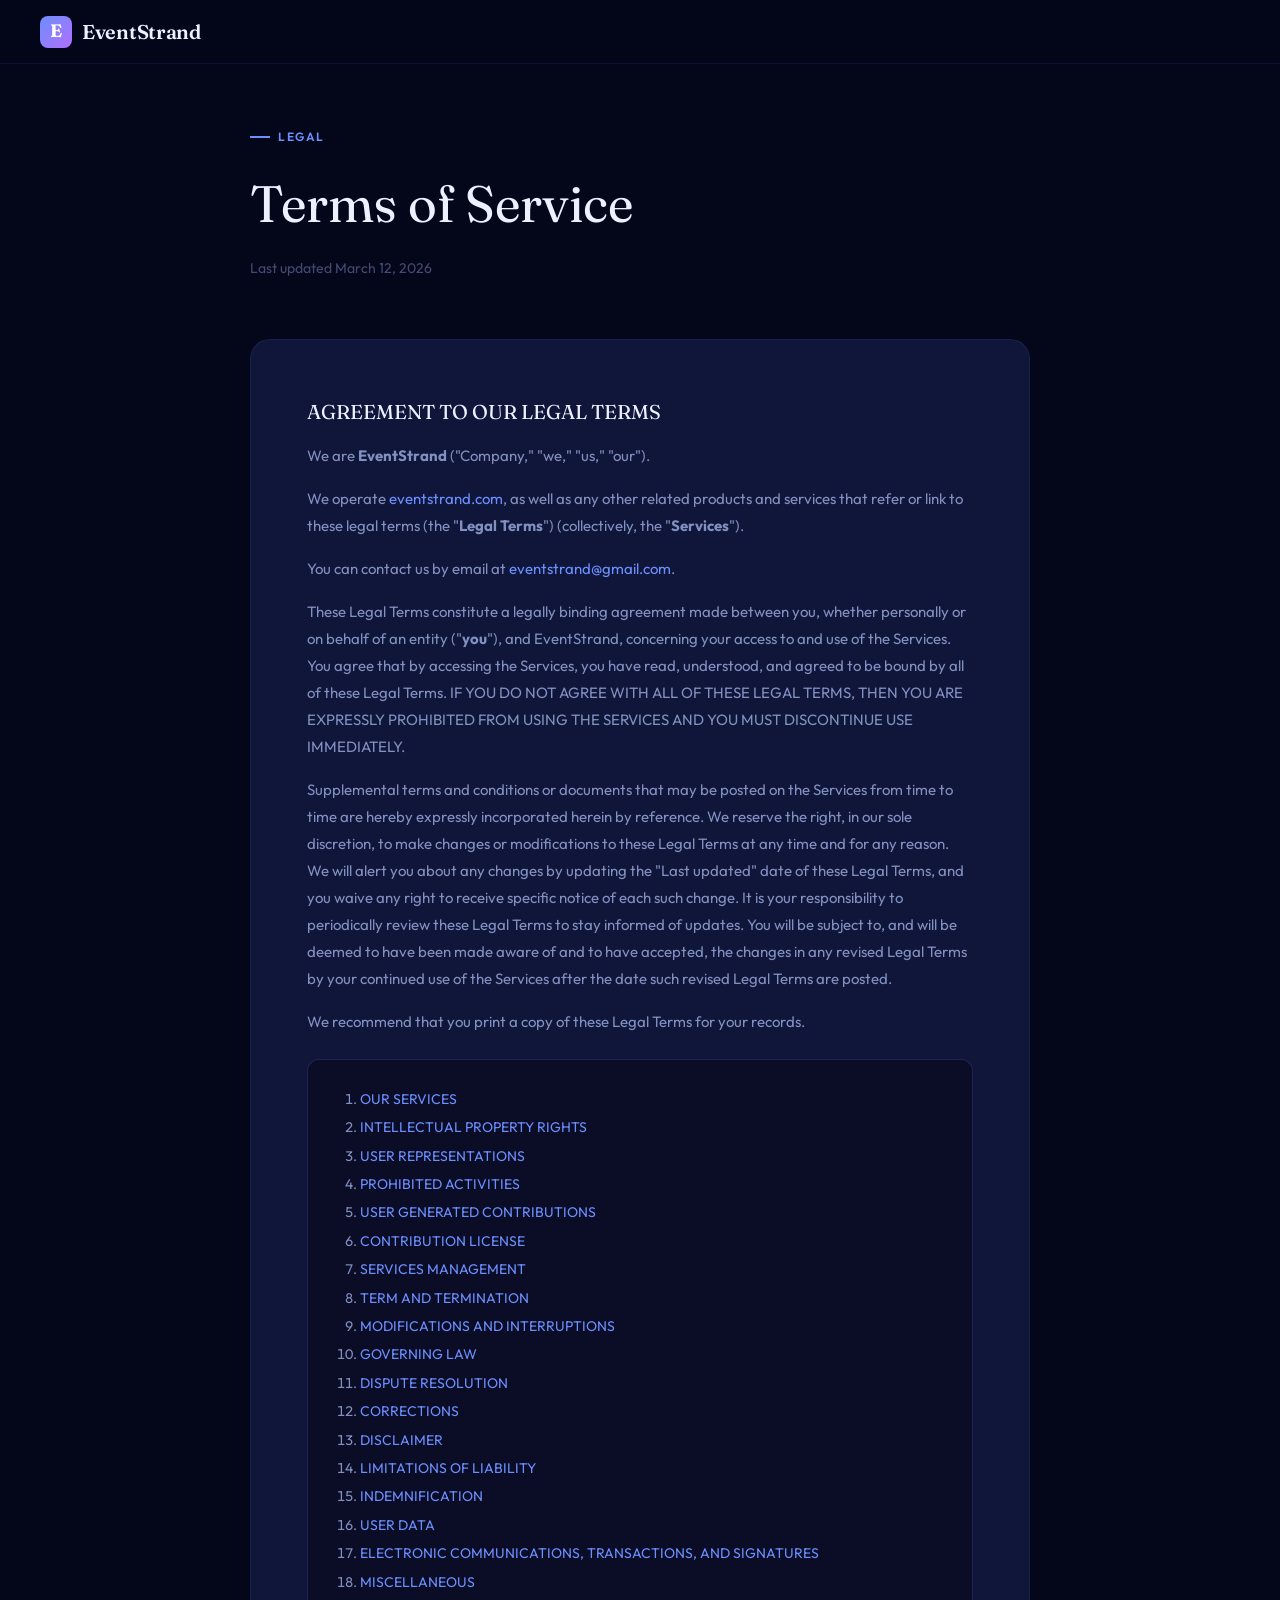
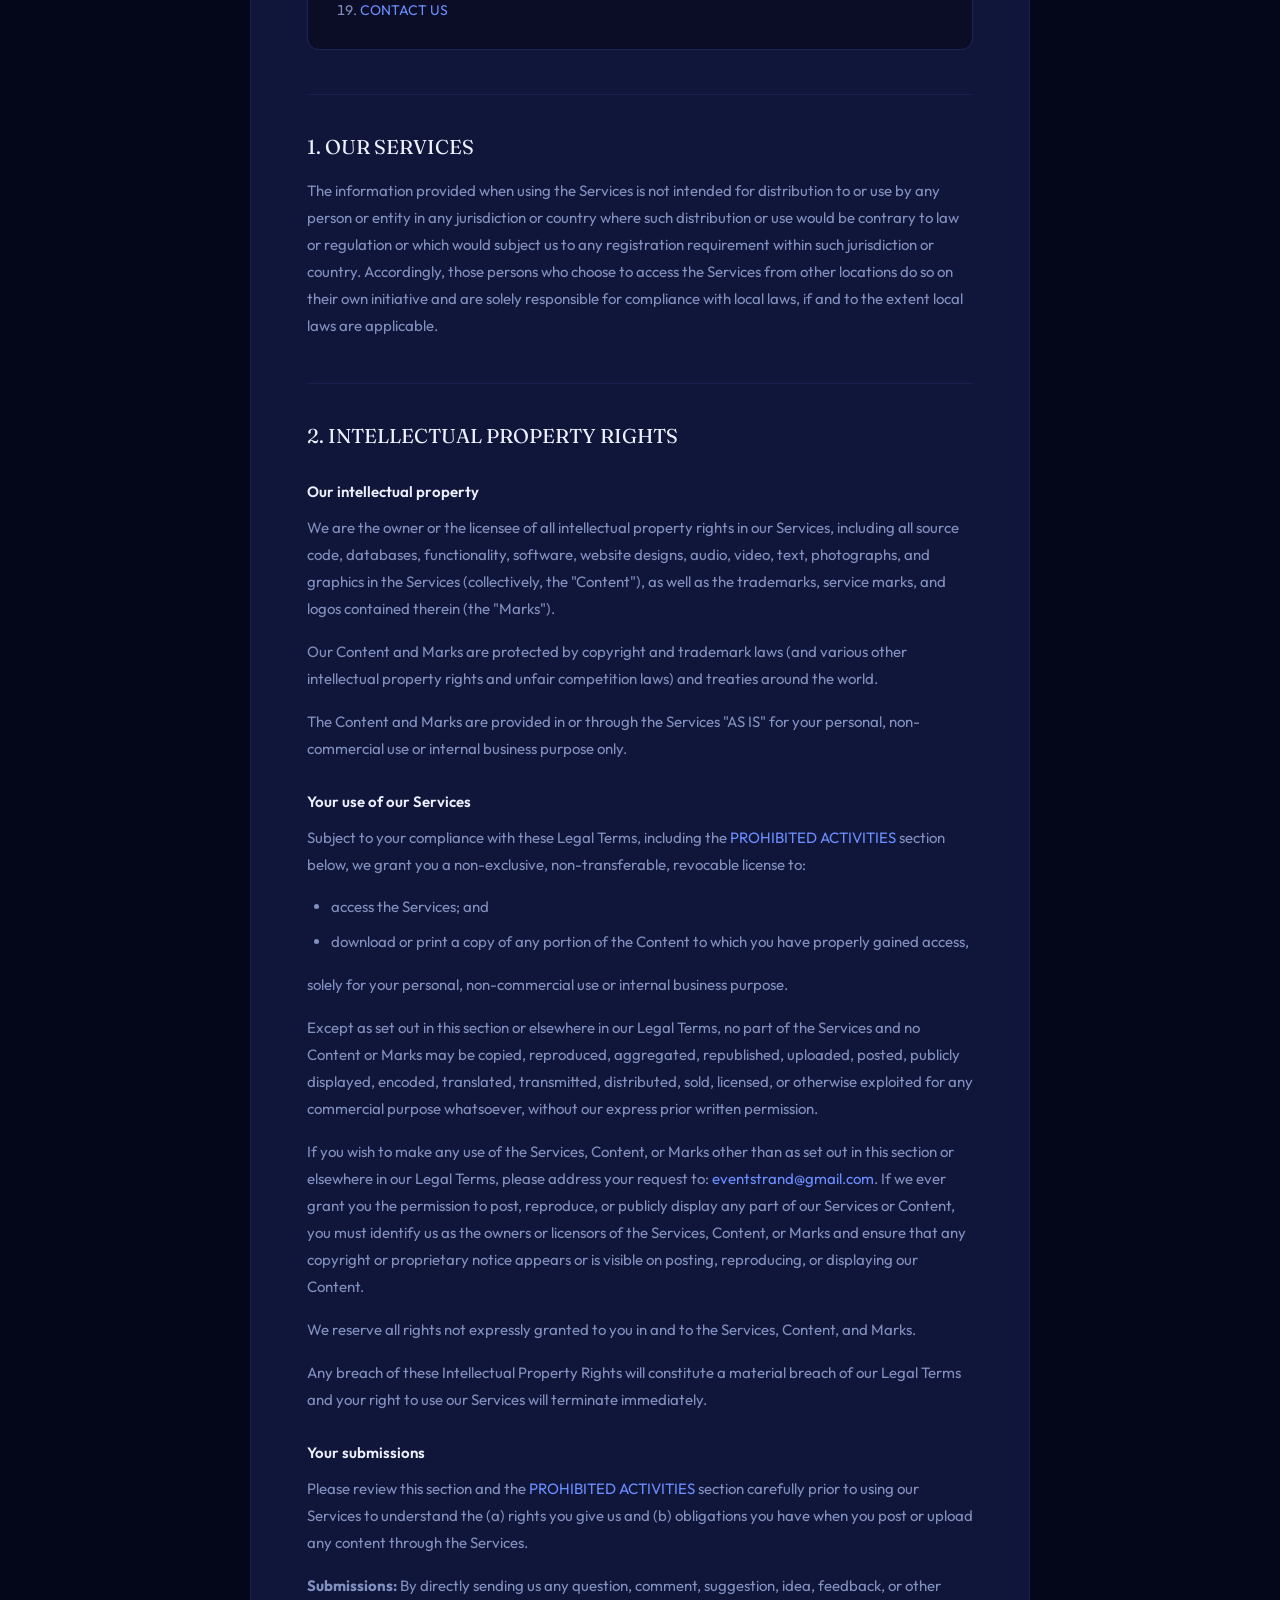
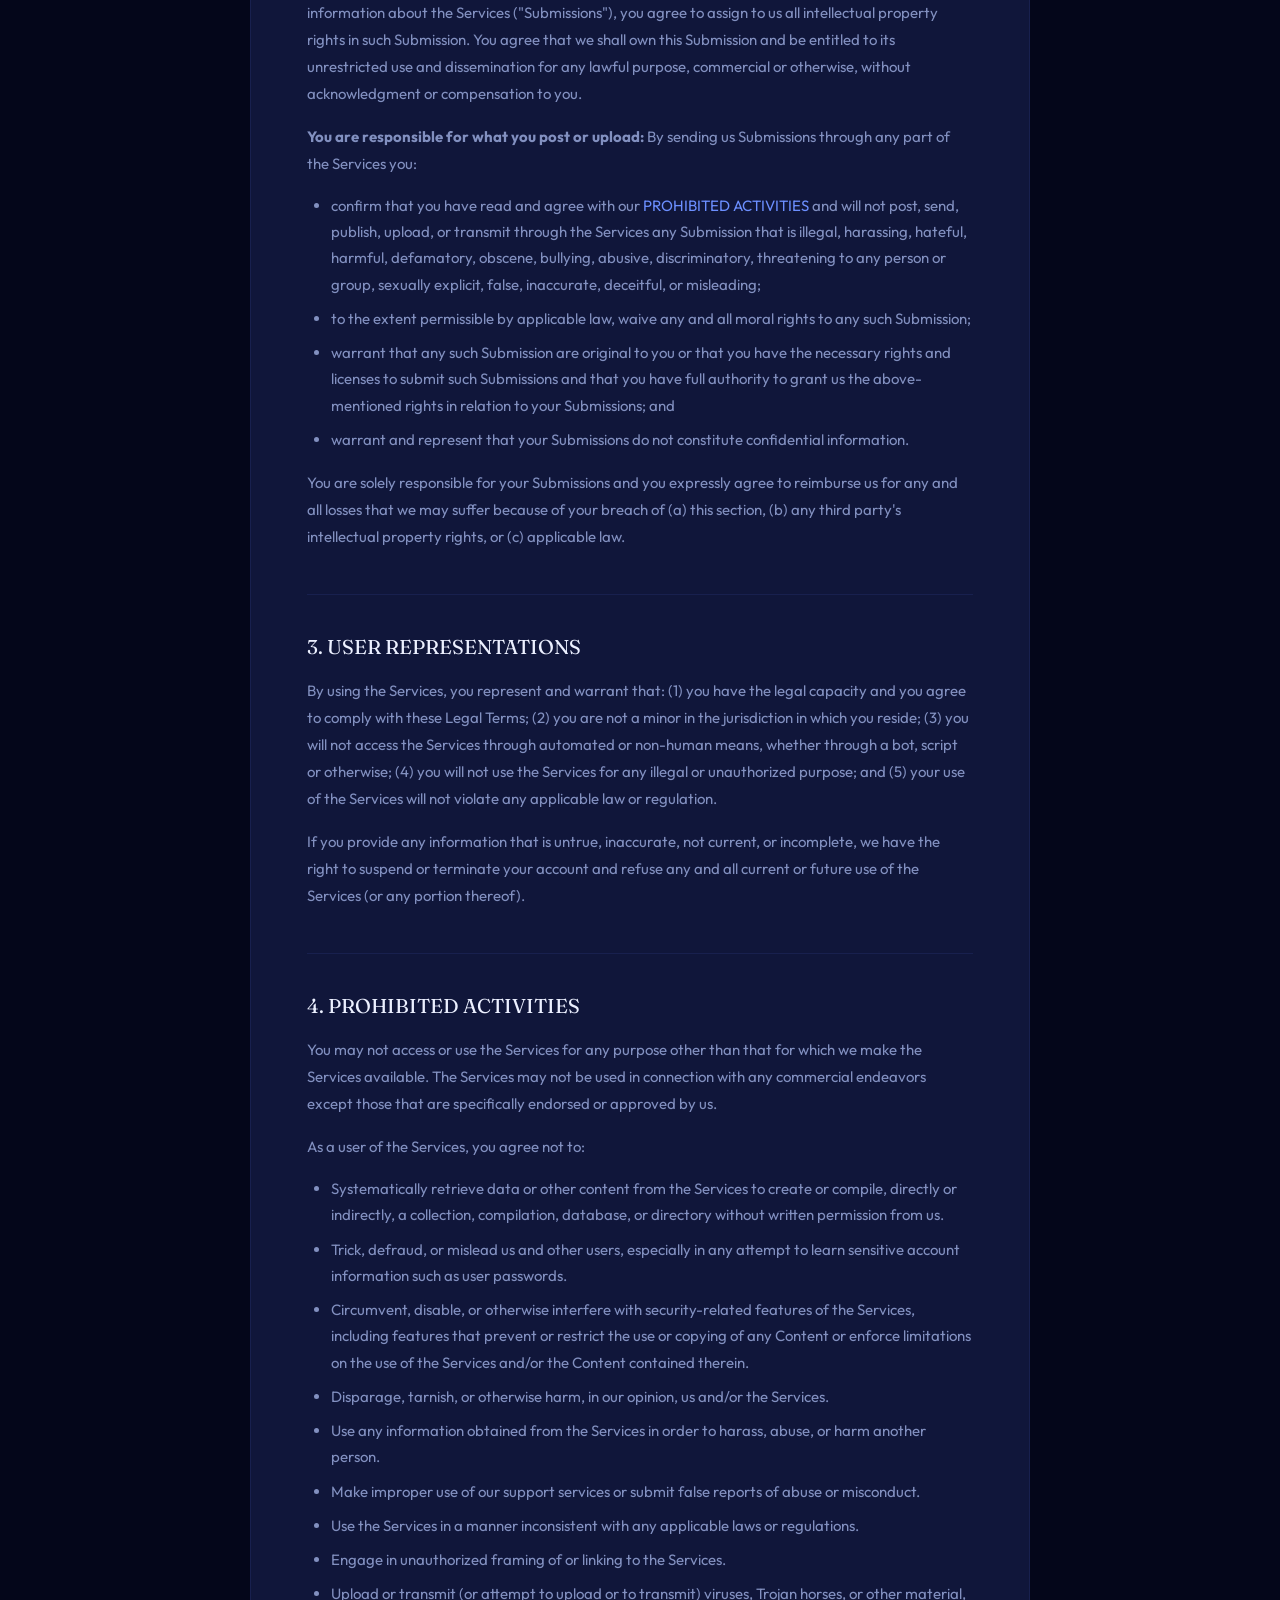
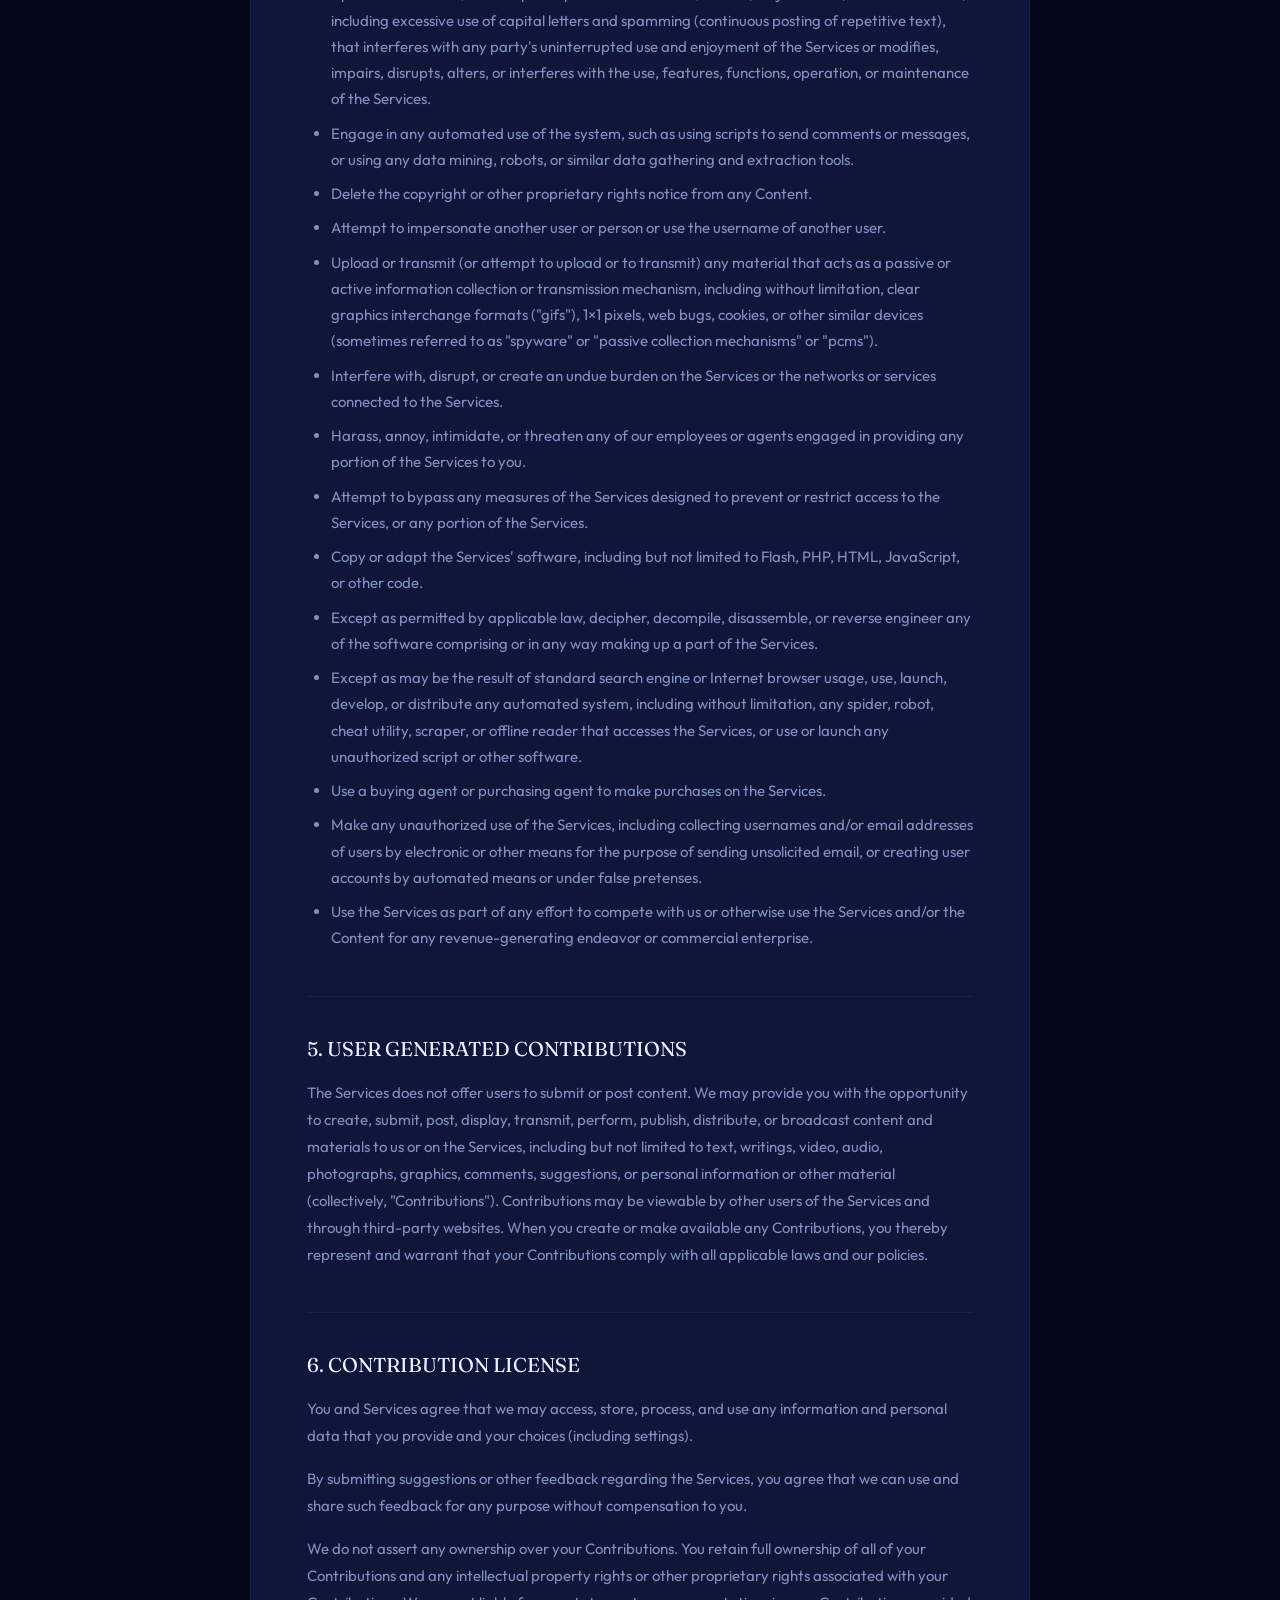
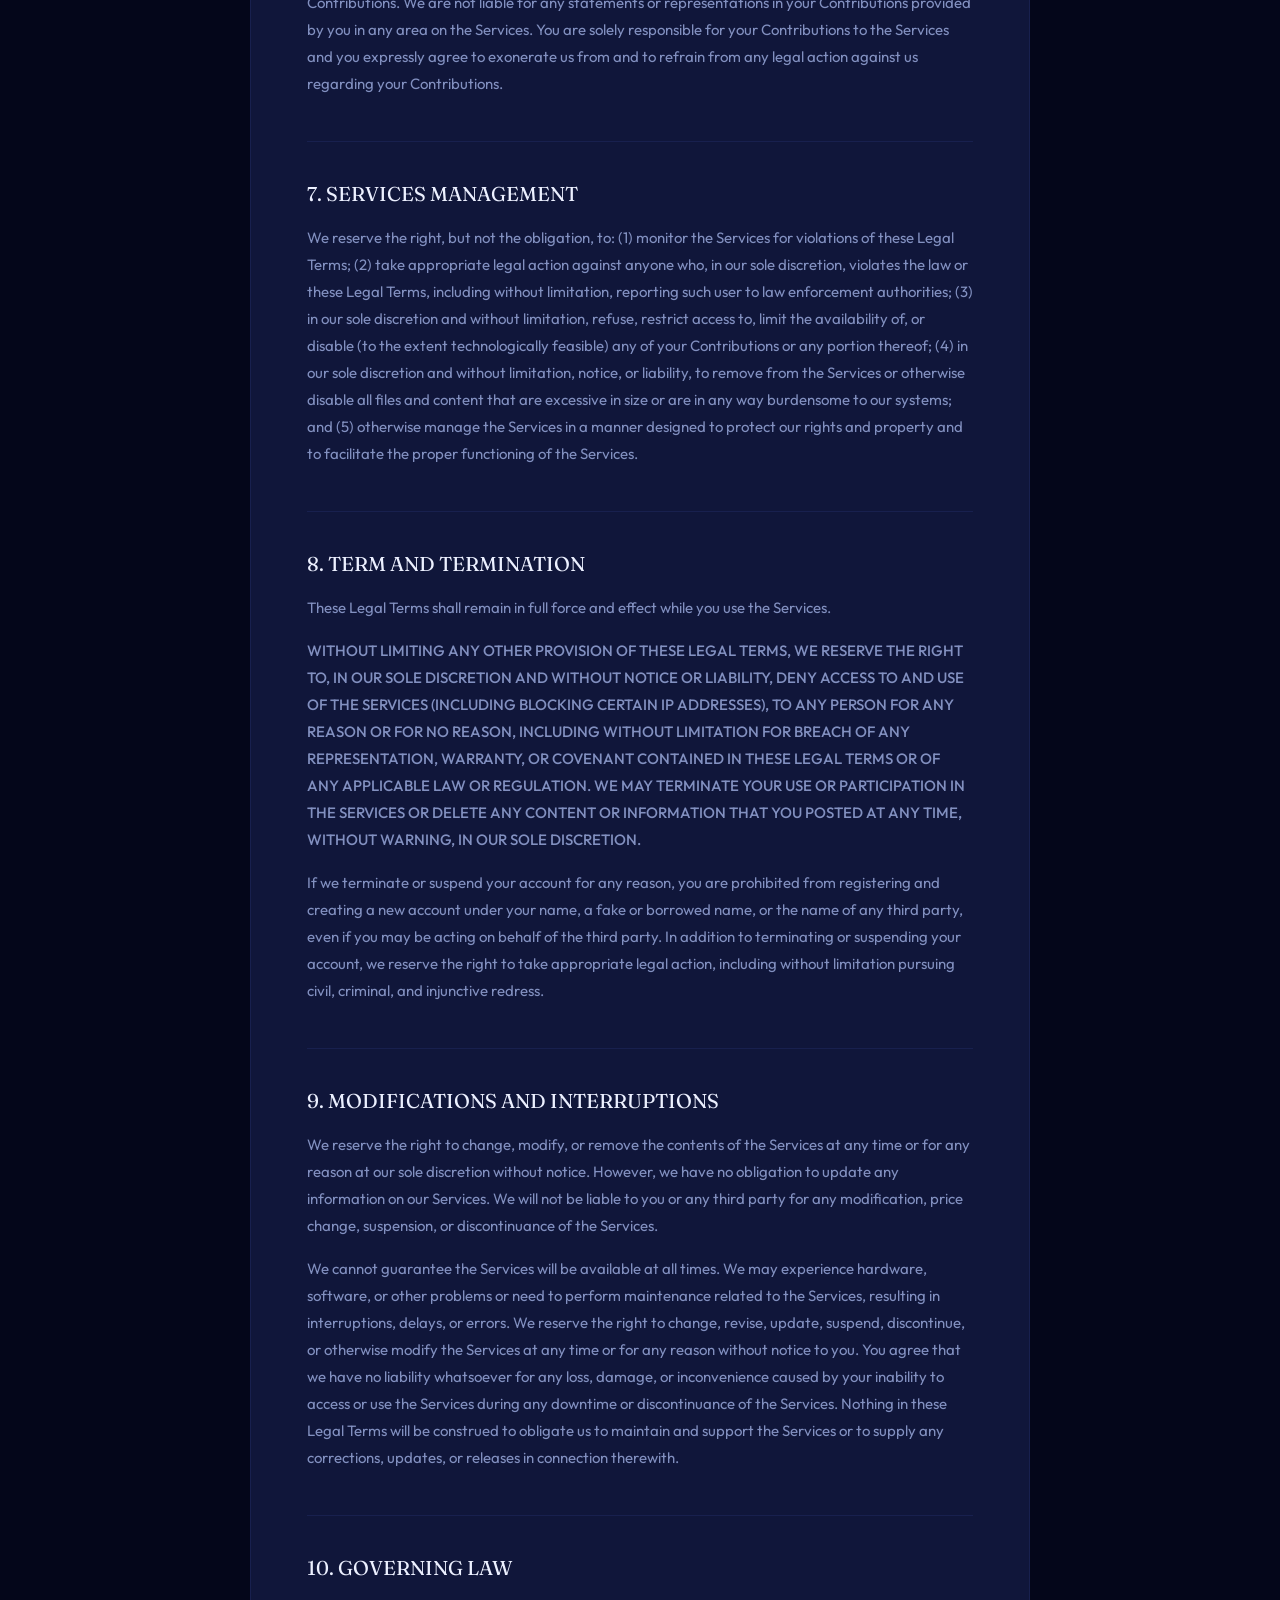
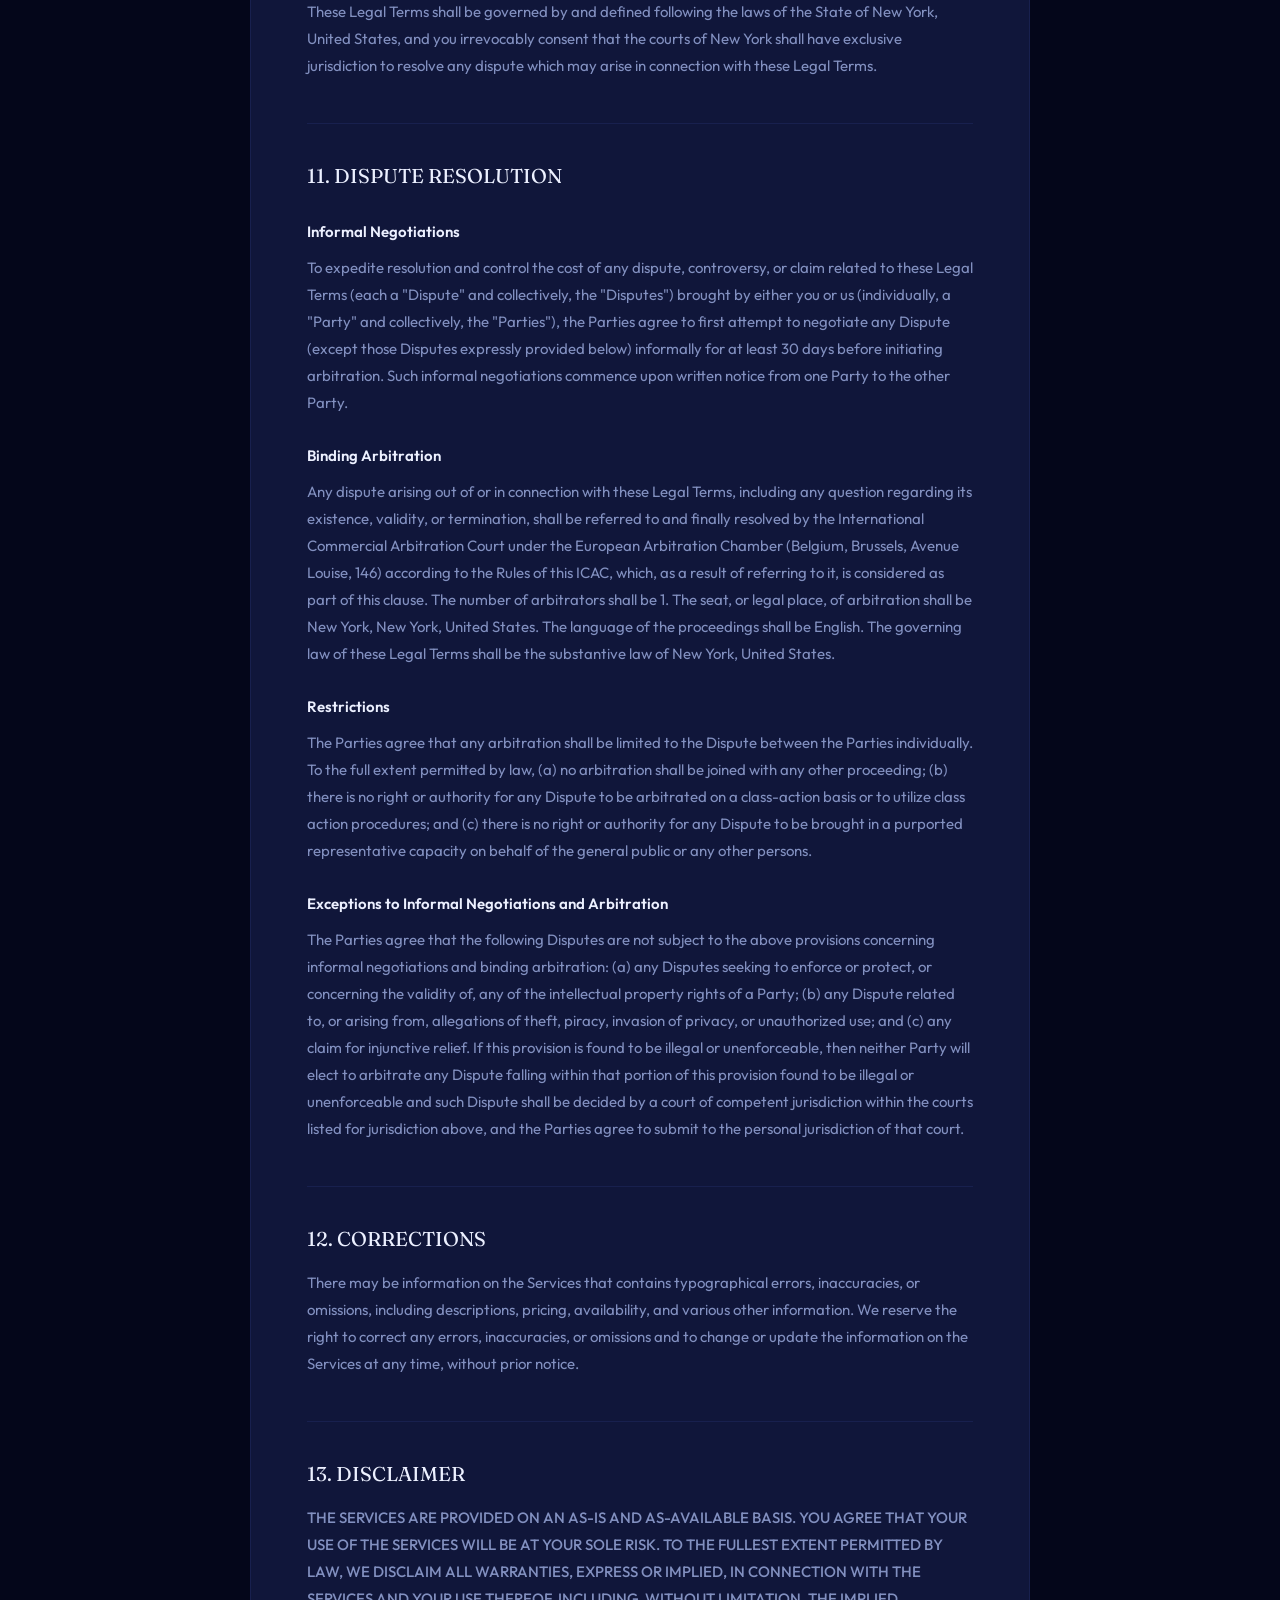
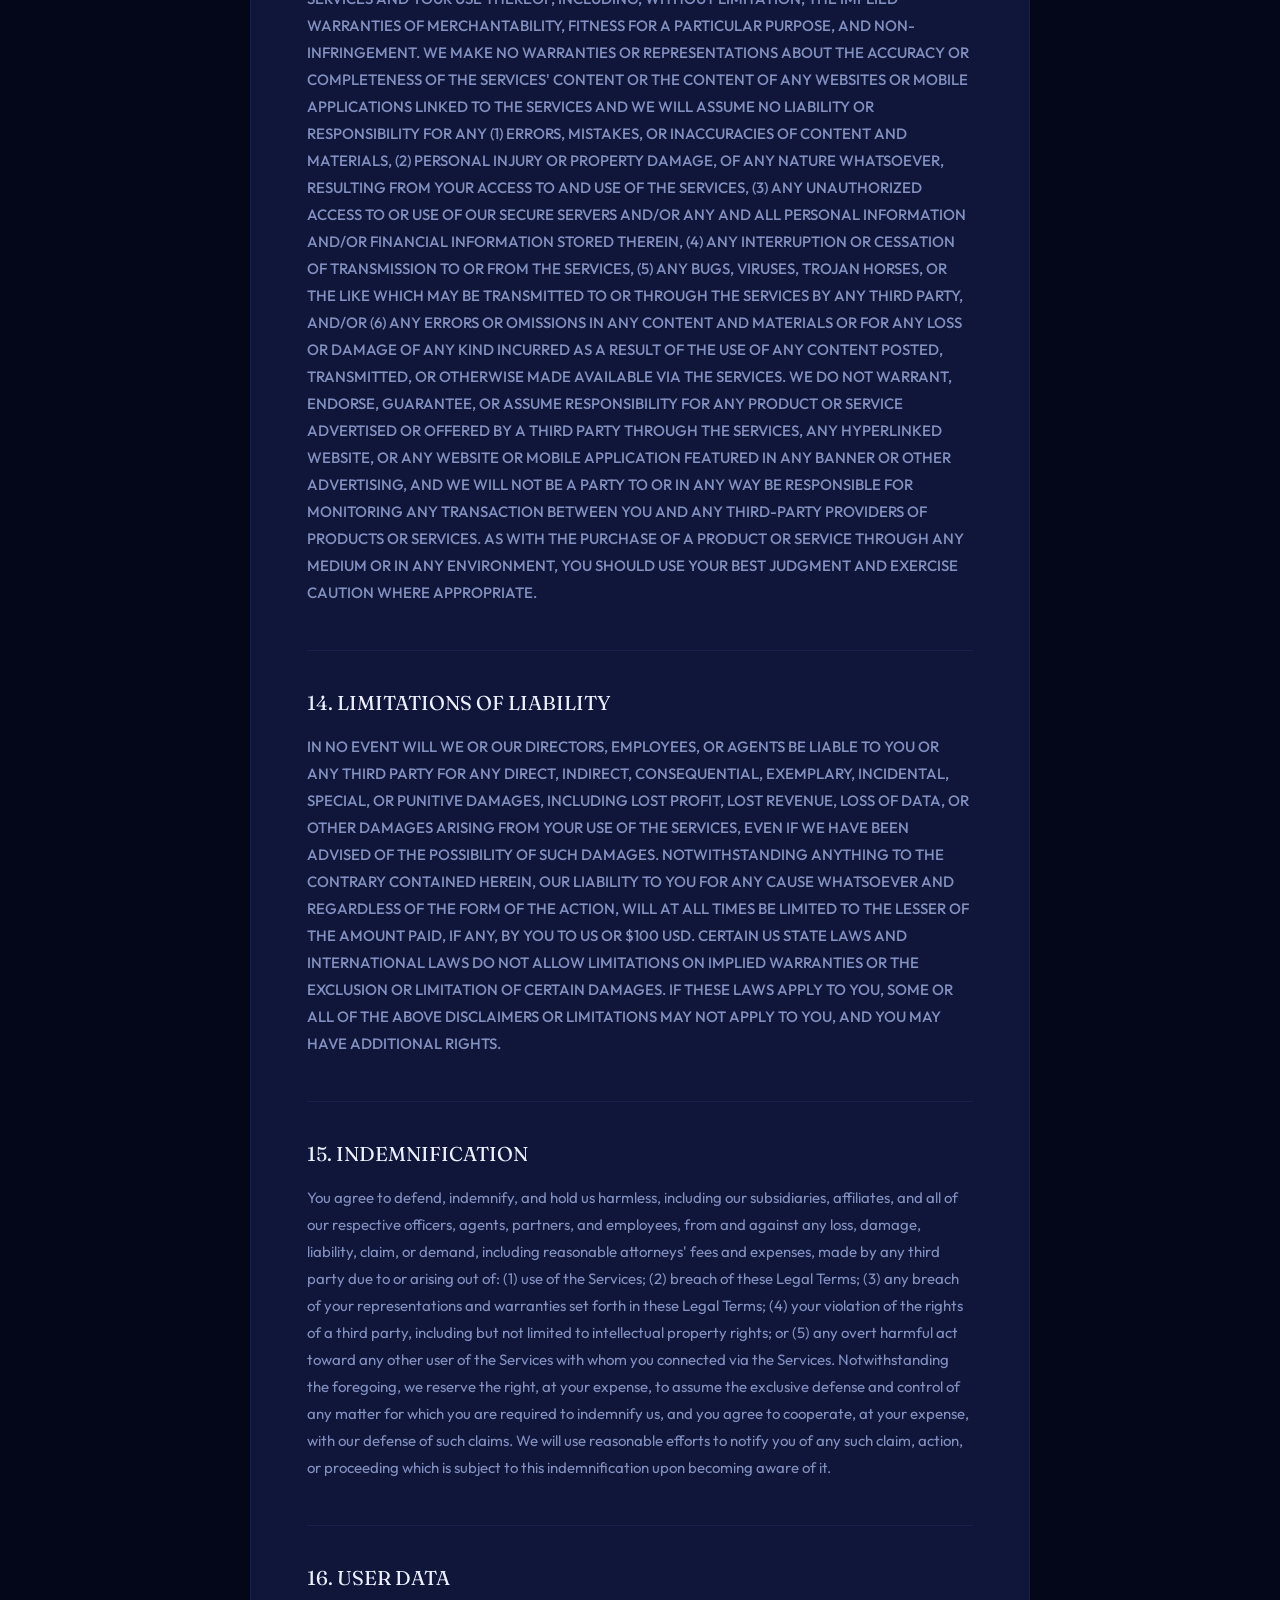
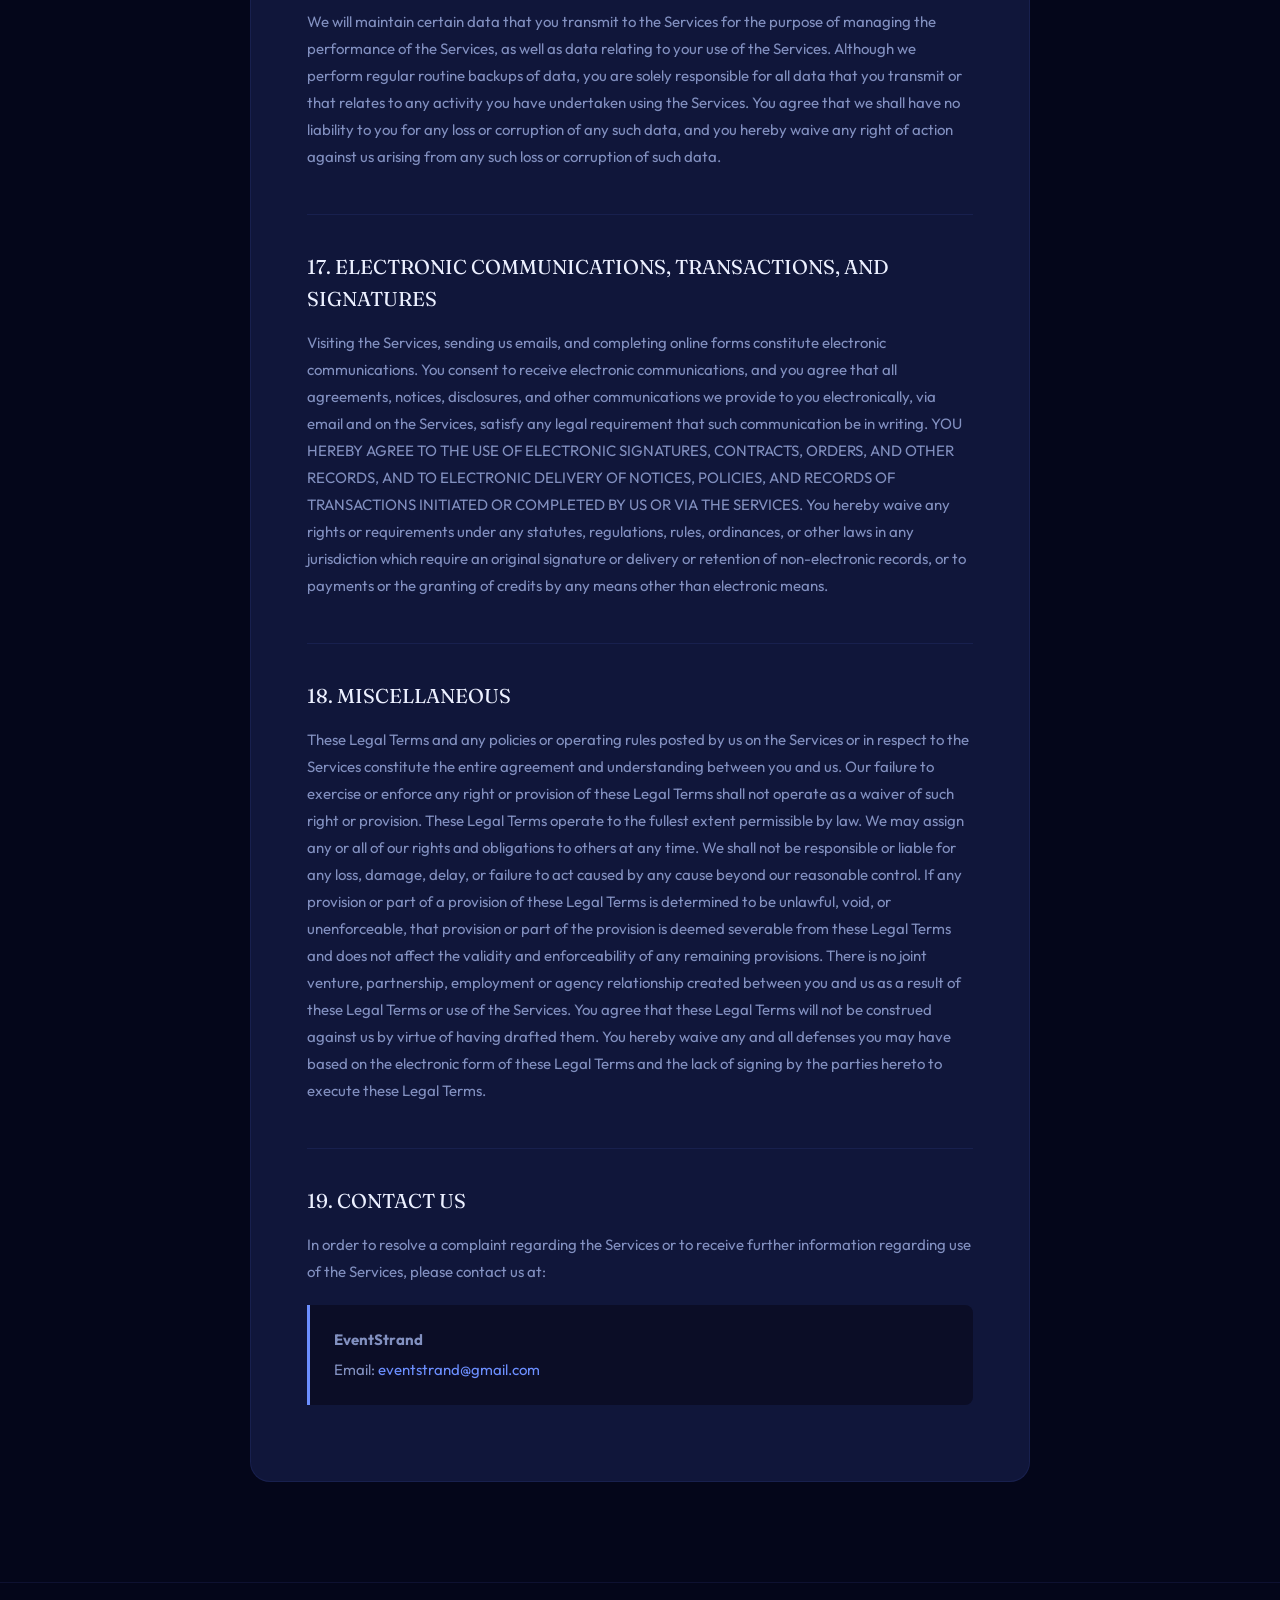
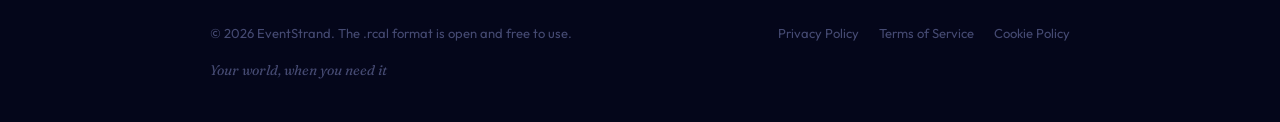
<file: terms-of-service.html>
<!DOCTYPE html>
<html lang="en">
<head>
<meta charset="UTF-8">
<meta name="viewport" content="width=device-width, initial-scale=1.0">
<title>Terms of Service — EventStrand</title>
<link rel="preconnect" href="https://fonts.googleapis.com">
<link rel="preconnect" href="https://fonts.gstatic.com" crossorigin>
<link href="https://fonts.googleapis.com/css2?family=Fraunces:ital,opsz,wght@0,9..144,300;0,9..144,400;0,9..144,600;0,9..144,700;1,9..144,300;1,9..144,400&family=Outfit:wght@300;400;500;600;700&display=swap" rel="stylesheet">
<style>
:root {
  --bg: #04061a;
  --bg2: #07091f;
  --bg3: #0b0d26;
  --surface: #10163a;
  --surface2: #171e48;
  --border: rgba(100,120,255,0.10);
  --border2: rgba(100,120,255,0.22);
  --primary: #6C8FFF;
  --primary-dim: #4A6EE8;
  --primary-glow: rgba(108,143,255,0.22);
  --green: #11DBA6;
  --text: #ECF0FF;
  --text-dim: #8290C0;
  --text-faint: #454A72;
  --radius: 12px;
}

* { margin: 0; padding: 0; box-sizing: border-box; }
html { scroll-behavior: smooth; }

body {
  background: var(--bg);
  color: var(--text);
  font-family: 'Outfit', sans-serif;
  font-size: 16px;
  line-height: 1.6;
  overflow-x: hidden;
}

::-webkit-scrollbar { width: 6px; }
::-webkit-scrollbar-track { background: var(--bg); }
::-webkit-scrollbar-thumb { background: var(--surface2); border-radius: 3px; }

/* ── NAV ── */
nav {
  position: fixed; top: 0; left: 0; right: 0; z-index: 100;
  display: flex; align-items: center; justify-content: space-between;
  padding: 0 40px; height: 64px;
  background: rgba(4,6,26,0.90);
  backdrop-filter: blur(20px);
  border-bottom: 1px solid var(--border);
}

.nav-logo {
  display: flex; align-items: center; gap: 10px;
  text-decoration: none;
}

.nav-logo-mark {
  width: 32px; height: 32px;
  background: linear-gradient(135deg, var(--primary), #B06FFF);
  border-radius: 8px;
  display: flex; align-items: center; justify-content: center;
  font-family: 'Fraunces', serif;
  font-size: 18px; font-weight: 700;
  color: white;
}

.nav-logo-text {
  font-family: 'Fraunces', serif;
  font-size: 20px; font-weight: 600;
  color: var(--text);
  letter-spacing: -0.3px;
}

/* ── PAGE HERO ── */
.page-hero {
  padding: 120px 40px 60px;
  max-width: 860px;
  margin: 0 auto;
}

.page-label {
  display: inline-flex; align-items: center; gap: 8px;
  font-size: 12px; font-weight: 600; letter-spacing: 1.5px;
  text-transform: uppercase; color: var(--primary);
  margin-bottom: 16px;
}
.page-label::before {
  content: ''; width: 20px; height: 2px;
  background: var(--primary); display: block;
}

.page-title {
  font-family: 'Fraunces', serif;
  font-size: clamp(32px, 4vw, 52px);
  font-weight: 400;
  color: var(--text);
  margin-bottom: 12px;
}

.page-meta {
  font-size: 14px;
  color: var(--text-faint);
}

/* ── POLICY BODY ── */
.policy-wrap {
  max-width: 860px;
  margin: 0 auto;
  padding: 0 40px 100px;
}

.policy-content {
  background: var(--surface);
  border: 1px solid var(--border);
  border-radius: 20px;
  padding: 56px;
}

.policy-content p {
  color: var(--text-dim);
  font-size: 15px;
  line-height: 1.8;
  margin-bottom: 16px;
}

.policy-content h2 {
  font-family: 'Fraunces', serif;
  font-size: 20px;
  font-weight: 400;
  color: var(--text);
  margin: 44px 0 14px;
  padding-top: 36px;
  border-top: 1px solid var(--border);
}

.policy-content h2:first-of-type {
  margin-top: 0;
  padding-top: 0;
  border-top: none;
}

.policy-content h3 {
  font-family: 'Outfit', sans-serif;
  font-size: 15px;
  font-weight: 600;
  color: var(--text);
  margin: 28px 0 10px;
}

.policy-content ul,
.policy-content ol {
  padding-left: 24px;
  margin: 12px 0 16px;
}

.policy-content ul li,
.policy-content ol li {
  color: var(--text-dim);
  font-size: 15px;
  line-height: 1.75;
  margin-bottom: 8px;
}

.policy-content a {
  color: var(--primary);
  text-decoration: none;
  transition: color 0.2s;
}
.policy-content a:hover { color: #8aaeff; }

/* TOC */
.toc {
  background: var(--bg3);
  border: 1px solid var(--border2);
  border-radius: 12px;
  padding: 28px 32px;
  margin: 24px 0 40px;
}

.toc ol {
  padding-left: 20px;
  margin: 0;
  display: flex;
  flex-direction: column;
  gap: 6px;
}

.toc ol li {
  color: var(--text-dim);
  font-size: 14px;
  line-height: 1.6;
  margin-bottom: 0;
}

.toc ol li a {
  color: var(--primary);
  text-decoration: none;
  transition: color 0.2s;
}
.toc ol li a:hover { color: #8aaeff; }

/* Uppercase warning blocks */
.caps-block {
  color: var(--text-dim);
  font-size: 14px;
  line-height: 1.8;
  margin-bottom: 16px;
  font-weight: 500;
}

/* Address block */
.address-block {
  background: var(--bg3);
  border-left: 3px solid var(--primary);
  border-radius: 0 8px 8px 0;
  padding: 20px 24px;
  margin: 20px 0;
  font-size: 15px;
  color: var(--text-dim);
  line-height: 2;
}

/* ── FOOTER ── */
footer {
  background: var(--bg);
  border-top: 1px solid var(--border);
  padding: 40px;
}

.footer-inner {
  max-width: 860px;
  margin: 0 auto;
  display: flex;
  align-items: center;
  justify-content: space-between;
  flex-wrap: wrap;
  gap: 16px;
}

.footer-copy { font-size: 13px; color: var(--text-faint); }

.footer-links {
  display: flex; align-items: center; gap: 20px;
}

.footer-links a {
  font-size: 13px;
  color: var(--text-faint);
  text-decoration: none;
  transition: color 0.2s;
}
.footer-links a:hover { color: var(--primary); }

.footer-tagline {
  font-family: 'Fraunces', serif;
  font-style: italic;
  font-size: 14px;
  color: var(--text-faint);
}
</style>
</head>
<body>

<!-- ── NAV ── -->
<nav>
  <a href="/" class="nav-logo">
    <div class="nav-logo-mark">E</div>
    <span class="nav-logo-text">EventStrand</span>
  </a>
</nav>

<!-- ── PAGE HERO ── -->
<div class="page-hero">
  <div class="page-label">Legal</div>
  <h1 class="page-title">Terms of Service</h1>
  <p class="page-meta">Last updated March 12, 2026</p>
</div>

<!-- ── CONTENT ── -->
<div class="policy-wrap">
  <div class="policy-content">

    <h2>AGREEMENT TO OUR LEGAL TERMS</h2>

    <p>We are <strong>EventStrand</strong> ("Company," "we," "us," "our").</p>

    <p>We operate <a href="https://www.eventstrand.com">eventstrand.com</a>, as well as any other related products and services that refer or link to these legal terms (the "<strong>Legal Terms</strong>") (collectively, the "<strong>Services</strong>").</p>

    <p>You can contact us by email at <a href="mailto:eventstrand@gmail.com">eventstrand@gmail.com</a>.</p>

    <p>These Legal Terms constitute a legally binding agreement made between you, whether personally or on behalf of an entity ("<strong>you</strong>"), and EventStrand, concerning your access to and use of the Services. You agree that by accessing the Services, you have read, understood, and agreed to be bound by all of these Legal Terms. IF YOU DO NOT AGREE WITH ALL OF THESE LEGAL TERMS, THEN YOU ARE EXPRESSLY PROHIBITED FROM USING THE SERVICES AND YOU MUST DISCONTINUE USE IMMEDIATELY.</p>

    <p>Supplemental terms and conditions or documents that may be posted on the Services from time to time are hereby expressly incorporated herein by reference. We reserve the right, in our sole discretion, to make changes or modifications to these Legal Terms at any time and for any reason. We will alert you about any changes by updating the "Last updated" date of these Legal Terms, and you waive any right to receive specific notice of each such change. It is your responsibility to periodically review these Legal Terms to stay informed of updates. You will be subject to, and will be deemed to have been made aware of and to have accepted, the changes in any revised Legal Terms by your continued use of the Services after the date such revised Legal Terms are posted.</p>

    <p>We recommend that you print a copy of these Legal Terms for your records.</p>

    <!-- TABLE OF CONTENTS -->
    <div class="toc">
      <ol>
        <li><a href="#services">OUR SERVICES</a></li>
        <li><a href="#ip">INTELLECTUAL PROPERTY RIGHTS</a></li>
        <li><a href="#userreps">USER REPRESENTATIONS</a></li>
        <li><a href="#prohibited">PROHIBITED ACTIVITIES</a></li>
        <li><a href="#ugc">USER GENERATED CONTRIBUTIONS</a></li>
        <li><a href="#license">CONTRIBUTION LICENSE</a></li>
        <li><a href="#management">SERVICES MANAGEMENT</a></li>
        <li><a href="#term">TERM AND TERMINATION</a></li>
        <li><a href="#modifications">MODIFICATIONS AND INTERRUPTIONS</a></li>
        <li><a href="#governing">GOVERNING LAW</a></li>
        <li><a href="#disputes">DISPUTE RESOLUTION</a></li>
        <li><a href="#corrections">CORRECTIONS</a></li>
        <li><a href="#disclaimer">DISCLAIMER</a></li>
        <li><a href="#liability">LIMITATIONS OF LIABILITY</a></li>
        <li><a href="#indemnification">INDEMNIFICATION</a></li>
        <li><a href="#userdata">USER DATA</a></li>
        <li><a href="#electronic">ELECTRONIC COMMUNICATIONS, TRANSACTIONS, AND SIGNATURES</a></li>
        <li><a href="#misc">MISCELLANEOUS</a></li>
        <li><a href="#contact">CONTACT US</a></li>
      </ol>
    </div>

    <!-- 1 -->
    <h2 id="services">1. OUR SERVICES</h2>
    <p>The information provided when using the Services is not intended for distribution to or use by any person or entity in any jurisdiction or country where such distribution or use would be contrary to law or regulation or which would subject us to any registration requirement within such jurisdiction or country. Accordingly, those persons who choose to access the Services from other locations do so on their own initiative and are solely responsible for compliance with local laws, if and to the extent local laws are applicable.</p>

    <!-- 2 -->
    <h2 id="ip">2. INTELLECTUAL PROPERTY RIGHTS</h2>

    <h3>Our intellectual property</h3>
    <p>We are the owner or the licensee of all intellectual property rights in our Services, including all source code, databases, functionality, software, website designs, audio, video, text, photographs, and graphics in the Services (collectively, the "Content"), as well as the trademarks, service marks, and logos contained therein (the "Marks").</p>
    <p>Our Content and Marks are protected by copyright and trademark laws (and various other intellectual property rights and unfair competition laws) and treaties around the world.</p>
    <p>The Content and Marks are provided in or through the Services "AS IS" for your personal, non-commercial use or internal business purpose only.</p>

    <h3>Your use of our Services</h3>
    <p>Subject to your compliance with these Legal Terms, including the <a href="#prohibited">PROHIBITED ACTIVITIES</a> section below, we grant you a non-exclusive, non-transferable, revocable license to:</p>
    <ul>
      <li>access the Services; and</li>
      <li>download or print a copy of any portion of the Content to which you have properly gained access,</li>
    </ul>
    <p>solely for your personal, non-commercial use or internal business purpose.</p>
    <p>Except as set out in this section or elsewhere in our Legal Terms, no part of the Services and no Content or Marks may be copied, reproduced, aggregated, republished, uploaded, posted, publicly displayed, encoded, translated, transmitted, distributed, sold, licensed, or otherwise exploited for any commercial purpose whatsoever, without our express prior written permission.</p>
    <p>If you wish to make any use of the Services, Content, or Marks other than as set out in this section or elsewhere in our Legal Terms, please address your request to: <a href="mailto:eventstrand@gmail.com">eventstrand@gmail.com</a>. If we ever grant you the permission to post, reproduce, or publicly display any part of our Services or Content, you must identify us as the owners or licensors of the Services, Content, or Marks and ensure that any copyright or proprietary notice appears or is visible on posting, reproducing, or displaying our Content.</p>
    <p>We reserve all rights not expressly granted to you in and to the Services, Content, and Marks.</p>
    <p>Any breach of these Intellectual Property Rights will constitute a material breach of our Legal Terms and your right to use our Services will terminate immediately.</p>

    <h3>Your submissions</h3>
    <p>Please review this section and the <a href="#prohibited">PROHIBITED ACTIVITIES</a> section carefully prior to using our Services to understand the (a) rights you give us and (b) obligations you have when you post or upload any content through the Services.</p>
    <p><strong>Submissions:</strong> By directly sending us any question, comment, suggestion, idea, feedback, or other information about the Services ("Submissions"), you agree to assign to us all intellectual property rights in such Submission. You agree that we shall own this Submission and be entitled to its unrestricted use and dissemination for any lawful purpose, commercial or otherwise, without acknowledgment or compensation to you.</p>
    <p><strong>You are responsible for what you post or upload:</strong> By sending us Submissions through any part of the Services you:</p>
    <ul>
      <li>confirm that you have read and agree with our <a href="#prohibited">PROHIBITED ACTIVITIES</a> and will not post, send, publish, upload, or transmit through the Services any Submission that is illegal, harassing, hateful, harmful, defamatory, obscene, bullying, abusive, discriminatory, threatening to any person or group, sexually explicit, false, inaccurate, deceitful, or misleading;</li>
      <li>to the extent permissible by applicable law, waive any and all moral rights to any such Submission;</li>
      <li>warrant that any such Submission are original to you or that you have the necessary rights and licenses to submit such Submissions and that you have full authority to grant us the above-mentioned rights in relation to your Submissions; and</li>
      <li>warrant and represent that your Submissions do not constitute confidential information.</li>
    </ul>
    <p>You are solely responsible for your Submissions and you expressly agree to reimburse us for any and all losses that we may suffer because of your breach of (a) this section, (b) any third party's intellectual property rights, or (c) applicable law.</p>

    <!-- 3 -->
    <h2 id="userreps">3. USER REPRESENTATIONS</h2>
    <p>By using the Services, you represent and warrant that: (1) you have the legal capacity and you agree to comply with these Legal Terms; (2) you are not a minor in the jurisdiction in which you reside; (3) you will not access the Services through automated or non-human means, whether through a bot, script or otherwise; (4) you will not use the Services for any illegal or unauthorized purpose; and (5) your use of the Services will not violate any applicable law or regulation.</p>
    <p>If you provide any information that is untrue, inaccurate, not current, or incomplete, we have the right to suspend or terminate your account and refuse any and all current or future use of the Services (or any portion thereof).</p>

    <!-- 4 -->
    <h2 id="prohibited">4. PROHIBITED ACTIVITIES</h2>
    <p>You may not access or use the Services for any purpose other than that for which we make the Services available. The Services may not be used in connection with any commercial endeavors except those that are specifically endorsed or approved by us.</p>
    <p>As a user of the Services, you agree not to:</p>
    <ul>
      <li>Systematically retrieve data or other content from the Services to create or compile, directly or indirectly, a collection, compilation, database, or directory without written permission from us.</li>
      <li>Trick, defraud, or mislead us and other users, especially in any attempt to learn sensitive account information such as user passwords.</li>
      <li>Circumvent, disable, or otherwise interfere with security-related features of the Services, including features that prevent or restrict the use or copying of any Content or enforce limitations on the use of the Services and/or the Content contained therein.</li>
      <li>Disparage, tarnish, or otherwise harm, in our opinion, us and/or the Services.</li>
      <li>Use any information obtained from the Services in order to harass, abuse, or harm another person.</li>
      <li>Make improper use of our support services or submit false reports of abuse or misconduct.</li>
      <li>Use the Services in a manner inconsistent with any applicable laws or regulations.</li>
      <li>Engage in unauthorized framing of or linking to the Services.</li>
      <li>Upload or transmit (or attempt to upload or to transmit) viruses, Trojan horses, or other material, including excessive use of capital letters and spamming (continuous posting of repetitive text), that interferes with any party's uninterrupted use and enjoyment of the Services or modifies, impairs, disrupts, alters, or interferes with the use, features, functions, operation, or maintenance of the Services.</li>
      <li>Engage in any automated use of the system, such as using scripts to send comments or messages, or using any data mining, robots, or similar data gathering and extraction tools.</li>
      <li>Delete the copyright or other proprietary rights notice from any Content.</li>
      <li>Attempt to impersonate another user or person or use the username of another user.</li>
      <li>Upload or transmit (or attempt to upload or to transmit) any material that acts as a passive or active information collection or transmission mechanism, including without limitation, clear graphics interchange formats ("gifs"), 1×1 pixels, web bugs, cookies, or other similar devices (sometimes referred to as "spyware" or "passive collection mechanisms" or "pcms").</li>
      <li>Interfere with, disrupt, or create an undue burden on the Services or the networks or services connected to the Services.</li>
      <li>Harass, annoy, intimidate, or threaten any of our employees or agents engaged in providing any portion of the Services to you.</li>
      <li>Attempt to bypass any measures of the Services designed to prevent or restrict access to the Services, or any portion of the Services.</li>
      <li>Copy or adapt the Services' software, including but not limited to Flash, PHP, HTML, JavaScript, or other code.</li>
      <li>Except as permitted by applicable law, decipher, decompile, disassemble, or reverse engineer any of the software comprising or in any way making up a part of the Services.</li>
      <li>Except as may be the result of standard search engine or Internet browser usage, use, launch, develop, or distribute any automated system, including without limitation, any spider, robot, cheat utility, scraper, or offline reader that accesses the Services, or use or launch any unauthorized script or other software.</li>
      <li>Use a buying agent or purchasing agent to make purchases on the Services.</li>
      <li>Make any unauthorized use of the Services, including collecting usernames and/or email addresses of users by electronic or other means for the purpose of sending unsolicited email, or creating user accounts by automated means or under false pretenses.</li>
      <li>Use the Services as part of any effort to compete with us or otherwise use the Services and/or the Content for any revenue-generating endeavor or commercial enterprise.</li>
    </ul>

    <!-- 5 -->
    <h2 id="ugc">5. USER GENERATED CONTRIBUTIONS</h2>
    <p>The Services does not offer users to submit or post content. We may provide you with the opportunity to create, submit, post, display, transmit, perform, publish, distribute, or broadcast content and materials to us or on the Services, including but not limited to text, writings, video, audio, photographs, graphics, comments, suggestions, or personal information or other material (collectively, "Contributions"). Contributions may be viewable by other users of the Services and through third-party websites. When you create or make available any Contributions, you thereby represent and warrant that your Contributions comply with all applicable laws and our policies.</p>

    <!-- 6 -->
    <h2 id="license">6. CONTRIBUTION LICENSE</h2>
    <p>You and Services agree that we may access, store, process, and use any information and personal data that you provide and your choices (including settings).</p>
    <p>By submitting suggestions or other feedback regarding the Services, you agree that we can use and share such feedback for any purpose without compensation to you.</p>
    <p>We do not assert any ownership over your Contributions. You retain full ownership of all of your Contributions and any intellectual property rights or other proprietary rights associated with your Contributions. We are not liable for any statements or representations in your Contributions provided by you in any area on the Services. You are solely responsible for your Contributions to the Services and you expressly agree to exonerate us from and to refrain from any legal action against us regarding your Contributions.</p>

    <!-- 7 -->
    <h2 id="management">7. SERVICES MANAGEMENT</h2>
    <p>We reserve the right, but not the obligation, to: (1) monitor the Services for violations of these Legal Terms; (2) take appropriate legal action against anyone who, in our sole discretion, violates the law or these Legal Terms, including without limitation, reporting such user to law enforcement authorities; (3) in our sole discretion and without limitation, refuse, restrict access to, limit the availability of, or disable (to the extent technologically feasible) any of your Contributions or any portion thereof; (4) in our sole discretion and without limitation, notice, or liability, to remove from the Services or otherwise disable all files and content that are excessive in size or are in any way burdensome to our systems; and (5) otherwise manage the Services in a manner designed to protect our rights and property and to facilitate the proper functioning of the Services.</p>

    <!-- 8 -->
    <h2 id="term">8. TERM AND TERMINATION</h2>
    <p>These Legal Terms shall remain in full force and effect while you use the Services.</p>
    <p class="caps-block">WITHOUT LIMITING ANY OTHER PROVISION OF THESE LEGAL TERMS, WE RESERVE THE RIGHT TO, IN OUR SOLE DISCRETION AND WITHOUT NOTICE OR LIABILITY, DENY ACCESS TO AND USE OF THE SERVICES (INCLUDING BLOCKING CERTAIN IP ADDRESSES), TO ANY PERSON FOR ANY REASON OR FOR NO REASON, INCLUDING WITHOUT LIMITATION FOR BREACH OF ANY REPRESENTATION, WARRANTY, OR COVENANT CONTAINED IN THESE LEGAL TERMS OR OF ANY APPLICABLE LAW OR REGULATION. WE MAY TERMINATE YOUR USE OR PARTICIPATION IN THE SERVICES OR DELETE ANY CONTENT OR INFORMATION THAT YOU POSTED AT ANY TIME, WITHOUT WARNING, IN OUR SOLE DISCRETION.</p>
    <p>If we terminate or suspend your account for any reason, you are prohibited from registering and creating a new account under your name, a fake or borrowed name, or the name of any third party, even if you may be acting on behalf of the third party. In addition to terminating or suspending your account, we reserve the right to take appropriate legal action, including without limitation pursuing civil, criminal, and injunctive redress.</p>

    <!-- 9 -->
    <h2 id="modifications">9. MODIFICATIONS AND INTERRUPTIONS</h2>
    <p>We reserve the right to change, modify, or remove the contents of the Services at any time or for any reason at our sole discretion without notice. However, we have no obligation to update any information on our Services. We will not be liable to you or any third party for any modification, price change, suspension, or discontinuance of the Services.</p>
    <p>We cannot guarantee the Services will be available at all times. We may experience hardware, software, or other problems or need to perform maintenance related to the Services, resulting in interruptions, delays, or errors. We reserve the right to change, revise, update, suspend, discontinue, or otherwise modify the Services at any time or for any reason without notice to you. You agree that we have no liability whatsoever for any loss, damage, or inconvenience caused by your inability to access or use the Services during any downtime or discontinuance of the Services. Nothing in these Legal Terms will be construed to obligate us to maintain and support the Services or to supply any corrections, updates, or releases in connection therewith.</p>

    <!-- 10 -->
    <h2 id="governing">10. GOVERNING LAW</h2>
    <p>These Legal Terms shall be governed by and defined following the laws of the State of New York, United States, and you irrevocably consent that the courts of New York shall have exclusive jurisdiction to resolve any dispute which may arise in connection with these Legal Terms.</p>

    <!-- 11 -->
    <h2 id="disputes">11. DISPUTE RESOLUTION</h2>

    <h3>Informal Negotiations</h3>
    <p>To expedite resolution and control the cost of any dispute, controversy, or claim related to these Legal Terms (each a "Dispute" and collectively, the "Disputes") brought by either you or us (individually, a "Party" and collectively, the "Parties"), the Parties agree to first attempt to negotiate any Dispute (except those Disputes expressly provided below) informally for at least 30 days before initiating arbitration. Such informal negotiations commence upon written notice from one Party to the other Party.</p>

    <h3>Binding Arbitration</h3>
    <p>Any dispute arising out of or in connection with these Legal Terms, including any question regarding its existence, validity, or termination, shall be referred to and finally resolved by the International Commercial Arbitration Court under the European Arbitration Chamber (Belgium, Brussels, Avenue Louise, 146) according to the Rules of this ICAC, which, as a result of referring to it, is considered as part of this clause. The number of arbitrators shall be 1. The seat, or legal place, of arbitration shall be New York, New York, United States. The language of the proceedings shall be English. The governing law of these Legal Terms shall be the substantive law of New York, United States.</p>

    <h3>Restrictions</h3>
    <p>The Parties agree that any arbitration shall be limited to the Dispute between the Parties individually. To the full extent permitted by law, (a) no arbitration shall be joined with any other proceeding; (b) there is no right or authority for any Dispute to be arbitrated on a class-action basis or to utilize class action procedures; and (c) there is no right or authority for any Dispute to be brought in a purported representative capacity on behalf of the general public or any other persons.</p>

    <h3>Exceptions to Informal Negotiations and Arbitration</h3>
    <p>The Parties agree that the following Disputes are not subject to the above provisions concerning informal negotiations and binding arbitration: (a) any Disputes seeking to enforce or protect, or concerning the validity of, any of the intellectual property rights of a Party; (b) any Dispute related to, or arising from, allegations of theft, piracy, invasion of privacy, or unauthorized use; and (c) any claim for injunctive relief. If this provision is found to be illegal or unenforceable, then neither Party will elect to arbitrate any Dispute falling within that portion of this provision found to be illegal or unenforceable and such Dispute shall be decided by a court of competent jurisdiction within the courts listed for jurisdiction above, and the Parties agree to submit to the personal jurisdiction of that court.</p>

    <!-- 12 -->
    <h2 id="corrections">12. CORRECTIONS</h2>
    <p>There may be information on the Services that contains typographical errors, inaccuracies, or omissions, including descriptions, pricing, availability, and various other information. We reserve the right to correct any errors, inaccuracies, or omissions and to change or update the information on the Services at any time, without prior notice.</p>

    <!-- 13 -->
    <h2 id="disclaimer">13. DISCLAIMER</h2>
    <p class="caps-block">THE SERVICES ARE PROVIDED ON AN AS-IS AND AS-AVAILABLE BASIS. YOU AGREE THAT YOUR USE OF THE SERVICES WILL BE AT YOUR SOLE RISK. TO THE FULLEST EXTENT PERMITTED BY LAW, WE DISCLAIM ALL WARRANTIES, EXPRESS OR IMPLIED, IN CONNECTION WITH THE SERVICES AND YOUR USE THEREOF, INCLUDING, WITHOUT LIMITATION, THE IMPLIED WARRANTIES OF MERCHANTABILITY, FITNESS FOR A PARTICULAR PURPOSE, AND NON-INFRINGEMENT. WE MAKE NO WARRANTIES OR REPRESENTATIONS ABOUT THE ACCURACY OR COMPLETENESS OF THE SERVICES' CONTENT OR THE CONTENT OF ANY WEBSITES OR MOBILE APPLICATIONS LINKED TO THE SERVICES AND WE WILL ASSUME NO LIABILITY OR RESPONSIBILITY FOR ANY (1) ERRORS, MISTAKES, OR INACCURACIES OF CONTENT AND MATERIALS, (2) PERSONAL INJURY OR PROPERTY DAMAGE, OF ANY NATURE WHATSOEVER, RESULTING FROM YOUR ACCESS TO AND USE OF THE SERVICES, (3) ANY UNAUTHORIZED ACCESS TO OR USE OF OUR SECURE SERVERS AND/OR ANY AND ALL PERSONAL INFORMATION AND/OR FINANCIAL INFORMATION STORED THEREIN, (4) ANY INTERRUPTION OR CESSATION OF TRANSMISSION TO OR FROM THE SERVICES, (5) ANY BUGS, VIRUSES, TROJAN HORSES, OR THE LIKE WHICH MAY BE TRANSMITTED TO OR THROUGH THE SERVICES BY ANY THIRD PARTY, AND/OR (6) ANY ERRORS OR OMISSIONS IN ANY CONTENT AND MATERIALS OR FOR ANY LOSS OR DAMAGE OF ANY KIND INCURRED AS A RESULT OF THE USE OF ANY CONTENT POSTED, TRANSMITTED, OR OTHERWISE MADE AVAILABLE VIA THE SERVICES. WE DO NOT WARRANT, ENDORSE, GUARANTEE, OR ASSUME RESPONSIBILITY FOR ANY PRODUCT OR SERVICE ADVERTISED OR OFFERED BY A THIRD PARTY THROUGH THE SERVICES, ANY HYPERLINKED WEBSITE, OR ANY WEBSITE OR MOBILE APPLICATION FEATURED IN ANY BANNER OR OTHER ADVERTISING, AND WE WILL NOT BE A PARTY TO OR IN ANY WAY BE RESPONSIBLE FOR MONITORING ANY TRANSACTION BETWEEN YOU AND ANY THIRD-PARTY PROVIDERS OF PRODUCTS OR SERVICES. AS WITH THE PURCHASE OF A PRODUCT OR SERVICE THROUGH ANY MEDIUM OR IN ANY ENVIRONMENT, YOU SHOULD USE YOUR BEST JUDGMENT AND EXERCISE CAUTION WHERE APPROPRIATE.</p>

    <!-- 14 -->
    <h2 id="liability">14. LIMITATIONS OF LIABILITY</h2>
    <p class="caps-block">IN NO EVENT WILL WE OR OUR DIRECTORS, EMPLOYEES, OR AGENTS BE LIABLE TO YOU OR ANY THIRD PARTY FOR ANY DIRECT, INDIRECT, CONSEQUENTIAL, EXEMPLARY, INCIDENTAL, SPECIAL, OR PUNITIVE DAMAGES, INCLUDING LOST PROFIT, LOST REVENUE, LOSS OF DATA, OR OTHER DAMAGES ARISING FROM YOUR USE OF THE SERVICES, EVEN IF WE HAVE BEEN ADVISED OF THE POSSIBILITY OF SUCH DAMAGES. NOTWITHSTANDING ANYTHING TO THE CONTRARY CONTAINED HEREIN, OUR LIABILITY TO YOU FOR ANY CAUSE WHATSOEVER AND REGARDLESS OF THE FORM OF THE ACTION, WILL AT ALL TIMES BE LIMITED TO THE LESSER OF THE AMOUNT PAID, IF ANY, BY YOU TO US OR $100 USD. CERTAIN US STATE LAWS AND INTERNATIONAL LAWS DO NOT ALLOW LIMITATIONS ON IMPLIED WARRANTIES OR THE EXCLUSION OR LIMITATION OF CERTAIN DAMAGES. IF THESE LAWS APPLY TO YOU, SOME OR ALL OF THE ABOVE DISCLAIMERS OR LIMITATIONS MAY NOT APPLY TO YOU, AND YOU MAY HAVE ADDITIONAL RIGHTS.</p>

    <!-- 15 -->
    <h2 id="indemnification">15. INDEMNIFICATION</h2>
    <p>You agree to defend, indemnify, and hold us harmless, including our subsidiaries, affiliates, and all of our respective officers, agents, partners, and employees, from and against any loss, damage, liability, claim, or demand, including reasonable attorneys' fees and expenses, made by any third party due to or arising out of: (1) use of the Services; (2) breach of these Legal Terms; (3) any breach of your representations and warranties set forth in these Legal Terms; (4) your violation of the rights of a third party, including but not limited to intellectual property rights; or (5) any overt harmful act toward any other user of the Services with whom you connected via the Services. Notwithstanding the foregoing, we reserve the right, at your expense, to assume the exclusive defense and control of any matter for which you are required to indemnify us, and you agree to cooperate, at your expense, with our defense of such claims. We will use reasonable efforts to notify you of any such claim, action, or proceeding which is subject to this indemnification upon becoming aware of it.</p>

    <!-- 16 -->
    <h2 id="userdata">16. USER DATA</h2>
    <p>We will maintain certain data that you transmit to the Services for the purpose of managing the performance of the Services, as well as data relating to your use of the Services. Although we perform regular routine backups of data, you are solely responsible for all data that you transmit or that relates to any activity you have undertaken using the Services. You agree that we shall have no liability to you for any loss or corruption of any such data, and you hereby waive any right of action against us arising from any such loss or corruption of such data.</p>

    <!-- 17 -->
    <h2 id="electronic">17. ELECTRONIC COMMUNICATIONS, TRANSACTIONS, AND SIGNATURES</h2>
    <p>Visiting the Services, sending us emails, and completing online forms constitute electronic communications. You consent to receive electronic communications, and you agree that all agreements, notices, disclosures, and other communications we provide to you electronically, via email and on the Services, satisfy any legal requirement that such communication be in writing. YOU HEREBY AGREE TO THE USE OF ELECTRONIC SIGNATURES, CONTRACTS, ORDERS, AND OTHER RECORDS, AND TO ELECTRONIC DELIVERY OF NOTICES, POLICIES, AND RECORDS OF TRANSACTIONS INITIATED OR COMPLETED BY US OR VIA THE SERVICES. You hereby waive any rights or requirements under any statutes, regulations, rules, ordinances, or other laws in any jurisdiction which require an original signature or delivery or retention of non-electronic records, or to payments or the granting of credits by any means other than electronic means.</p>

    <!-- 18 -->
    <h2 id="misc">18. MISCELLANEOUS</h2>
    <p>These Legal Terms and any policies or operating rules posted by us on the Services or in respect to the Services constitute the entire agreement and understanding between you and us. Our failure to exercise or enforce any right or provision of these Legal Terms shall not operate as a waiver of such right or provision. These Legal Terms operate to the fullest extent permissible by law. We may assign any or all of our rights and obligations to others at any time. We shall not be responsible or liable for any loss, damage, delay, or failure to act caused by any cause beyond our reasonable control. If any provision or part of a provision of these Legal Terms is determined to be unlawful, void, or unenforceable, that provision or part of the provision is deemed severable from these Legal Terms and does not affect the validity and enforceability of any remaining provisions. There is no joint venture, partnership, employment or agency relationship created between you and us as a result of these Legal Terms or use of the Services. You agree that these Legal Terms will not be construed against us by virtue of having drafted them. You hereby waive any and all defenses you may have based on the electronic form of these Legal Terms and the lack of signing by the parties hereto to execute these Legal Terms.</p>

    <!-- 19 -->
    <h2 id="contact">19. CONTACT US</h2>
    <p>In order to resolve a complaint regarding the Services or to receive further information regarding use of the Services, please contact us at:</p>

    <div class="address-block">
      <strong>EventStrand</strong><br>
      Email: <a href="mailto:eventstrand@gmail.com">eventstrand@gmail.com</a>
    </div>

  </div>
</div>

<!-- ── FOOTER ── -->
<footer>
  <div class="footer-inner">
    <div class="footer-copy">© 2026 EventStrand. The .rcal format is open and free to use.</div>
    <div class="footer-links">
      <a href="/privacy-policy.html">Privacy Policy</a>
      <a href="/terms-of-service.html">Terms of Service</a>
      <a href="/cookie-policy.html">Cookie Policy</a>
    </div>
    <div class="footer-tagline">Your world, when you need it</div>
  </div>
</footer>

</body>
</html>
</file>
<file: app-ui.css>
/* ════════════════════════════════════════════════════════════════
   EventStrand — Logged-in App UI styles
   Dashboard · Subscriptions · Library · My Strands · Personal ·
   Braids · Workspaces · Account · Notifications · PWA banner ·
   Public strand/braid/profile views · Analytics
   Loaded after the inline <style> in index.html, so it inherits all
   design tokens (--bg, --surface, --primary, fonts, etc.).
   ════════════════════════════════════════════════════════════════ */

/* --amber is referenced in index.html but not defined in :root */
:root { --amber: #F0A46A; }

/* ── NAV: bell + avatar ── */
.nav-notif-btn {
  position: relative; width: 40px; height: 40px; border-radius: 10px;
  background: var(--surface); border: 1px solid var(--border2);
  color: var(--text); font-size: 17px; cursor: pointer;
  display: flex; align-items: center; justify-content: center;
  transition: all 0.18s;
}
.nav-notif-btn:hover { border-color: var(--primary); background: var(--surface2); }
.nav-notif-dot {
  position: absolute; top: 7px; right: 8px; width: 8px; height: 8px;
  border-radius: 50%; background: var(--red);
  border: 2px solid var(--bg); box-shadow: 0 0 6px var(--red);
}
.nav-avatar {
  width: 40px; height: 40px; border-radius: 50%; flex-shrink: 0;
  background: linear-gradient(135deg, var(--primary), var(--violet));
  display: flex; align-items: center; justify-content: center;
  font-family: 'Fraunces', serif; font-size: 16px; font-weight: 700;
  color: #fff; cursor: pointer; overflow: hidden;
  border: 1px solid rgba(255,255,255,0.12); transition: transform 0.18s;
}
.nav-avatar:hover { transform: translateY(-1px); }

/* ── Back button on public views ── */
.app-back {
  background: var(--surface); border: 1px solid var(--border2);
  color: var(--text-dim); border-radius: 10px; padding: 8px 16px;
  font-family: 'Outfit', sans-serif; font-size: 13px; font-weight: 600;
  cursor: pointer; transition: all 0.18s;
}
.app-back:hover { color: var(--text); border-color: var(--primary); background: var(--surface2); }

/* ════════ DASHBOARD TABS ════════ */
.dash-tabs {
  display: flex; gap: 4px; margin-bottom: 24px;
  border-bottom: 1px solid var(--border);
  overflow-x: auto; -webkit-overflow-scrolling: touch;
  scrollbar-width: none;
}
.dash-tabs::-webkit-scrollbar { display: none; }
.dash-tab {
  flex-shrink: 0; padding: 11px 16px; background: none; border: none;
  border-bottom: 2px solid transparent; margin-bottom: -1px;
  font-family: 'Outfit', sans-serif; font-size: 14px; font-weight: 600;
  color: var(--text-dim); cursor: pointer; white-space: nowrap;
  transition: color 0.18s, border-color 0.18s;
}
.dash-tab:hover { color: var(--text); }
.dash-tab.active { color: var(--primary); border-bottom-color: var(--primary); }

.dash-panel { animation: esFade 0.25s ease; }
@keyframes esFade { from { opacity: 0; transform: translateY(6px); } to { opacity: 1; transform: none; } }

/* ════════ EMPTY STATES ════════ */
.empty-state {
  display: flex; flex-direction: column; align-items: center;
  text-align: center; padding: 48px 24px;
  background: var(--surface); border: 1px solid var(--border);
  border-radius: var(--radius-lg);
}
.empty-state-icon { font-size: 44px; margin-bottom: 16px; line-height: 1; }
.empty-state-title { font-family: 'Fraunces', serif; font-size: 20px; font-weight: 600; color: var(--text); margin-bottom: 8px; }
.empty-state-sub { font-size: 14px; color: var(--text-dim); line-height: 1.65; max-width: 440px; margin-bottom: 20px; }
.empty-state .btn { margin-top: 4px; }

.empty-notes { width: 100%; max-width: 440px; margin-top: 24px; text-align: left; }
.empty-notes-label {
  font-size: 11px; font-weight: 700; letter-spacing: 1px;
  text-transform: uppercase; color: var(--text-faint); margin-bottom: 8px;
}
.empty-notes textarea {
  width: 100%; min-height: 80px; resize: vertical; box-sizing: border-box;
  background: var(--bg2); border: 1.5px solid var(--border2); border-radius: 12px;
  padding: 12px 14px; color: var(--text); font-family: 'Outfit', sans-serif;
  font-size: 14px; line-height: 1.6; outline: none; transition: border-color 0.18s;
}
.empty-notes textarea:focus { border-color: var(--primary); }
.empty-notes textarea::placeholder { color: var(--text-faint); }

/* ════════ UPCOMING EVENT FEED ════════ */
.event-feed-item {
  display: flex; gap: 16px; padding: 16px; margin-bottom: 10px;
  background: var(--surface); border: 1px solid var(--border);
  border-radius: 14px; transition: border-color 0.18s, transform 0.18s;
}
.event-feed-item:hover { border-color: var(--border2); transform: translateX(2px); }
.efi-date {
  flex-shrink: 0; width: 52px; height: 56px; border-radius: 12px;
  background: var(--primary-glow); border: 1px solid rgba(108,143,255,0.28);
  display: flex; flex-direction: column; align-items: center; justify-content: center;
}
.efi-date-day { font-family: 'Fraunces', serif; font-size: 22px; font-weight: 700; color: var(--primary); line-height: 1; }
.efi-date-mon { font-size: 10px; font-weight: 700; text-transform: uppercase; letter-spacing: 0.5px; color: var(--text-dim); margin-top: 2px; }
.efi-body { flex: 1; min-width: 0; }
.efi-name { font-size: 15px; font-weight: 600; color: var(--text); margin-bottom: 3px; }
.efi-meta { font-size: 13px; color: var(--text-dim); }
.efi-strand { font-size: 12px; color: var(--primary); margin-top: 4px; }
.efi-actions { display: flex; align-items: center; gap: 8px; margin-top: 8px; }

/* ════════ SUBSCRIPTIONS / INBOX ════════ */
.inbox-layout { display: grid; grid-template-columns: 200px 1fr; gap: 16px; align-items: start; }
.inbox-sidebar { display: flex; flex-direction: column; gap: 4px; }
.inbox-ws-tab {
  display: flex; align-items: center; gap: 8px; padding: 10px 14px;
  border-radius: 10px; cursor: pointer; font-size: 13px; color: var(--text-dim);
  transition: all 0.16s;
}
.inbox-ws-tab:hover { background: var(--surface); color: var(--text); }
.inbox-ws-tab.active { background: var(--primary-glow); color: var(--primary); font-weight: 600; }
.inbox-ws-name { white-space: nowrap; overflow: hidden; text-overflow: ellipsis; }
.inbox-main { display: flex; flex-direction: column; gap: 8px; }
.inbox-row {
  display: flex; align-items: center; gap: 12px; padding: 14px 16px;
  background: var(--surface); border: 1px solid var(--border); border-radius: 12px;
  transition: border-color 0.18s;
}
.inbox-row:hover { border-color: var(--border2); }
.inbox-row.unread { border-color: rgba(108,143,255,0.4); background: var(--surface2); }
.inbox-unread-dot { width: 8px; height: 8px; border-radius: 50%; background: var(--primary); flex-shrink: 0; transition: opacity 0.2s; }
.inbox-row-name { flex: 1; min-width: 0; font-size: 14px; font-weight: 600; color: var(--text); white-space: nowrap; overflow: hidden; text-overflow: ellipsis; }
.inbox-row-meta { font-size: 12px; color: var(--text-faint); white-space: nowrap; }
.unsub-btn {
  flex-shrink: 0; background: none; border: 1px solid var(--border2);
  color: var(--text-faint); border-radius: 8px; padding: 5px 12px;
  font-size: 12px; font-family: 'Outfit', sans-serif; cursor: pointer; transition: all 0.16s;
}
.unsub-btn:hover { color: var(--red); border-color: var(--red); }

/* ════════ STRAND / BRAID MANAGEMENT CARDS ════════ */
#dash-my-strands .strand-card,
#dash-my-braids .strand-card,
#personal-strands-list .strand-card {
  padding: 18px; margin-bottom: 12px; cursor: default;
}
#dash-my-strands .strand-card:hover,
#dash-my-braids .strand-card:hover,
#personal-strands-list .strand-card:hover { transform: none; box-shadow: none; border-color: var(--border2); }
.strand-card-header { display: flex; align-items: center; gap: 10px; flex-wrap: wrap; margin-bottom: 6px; }
.strand-card-dot { width: 10px; height: 10px; border-radius: 50%; flex-shrink: 0; }
.strand-card-name { font-family: 'Fraunces', serif; font-size: 17px; font-weight: 600; color: var(--text); }
.strand-card-subs { margin-left: auto; font-size: 12px; color: var(--text-faint); white-space: nowrap; }
.strand-card-actions { display: flex; flex-wrap: wrap; gap: 8px; margin-top: 12px; }
.sc-btn {
  background: var(--surface2); border: 1px solid var(--border2); color: var(--text-dim);
  border-radius: 8px; padding: 7px 14px; font-size: 12.5px; font-weight: 600;
  font-family: 'Outfit', sans-serif; cursor: pointer; transition: all 0.16s;
}
.sc-btn:hover { color: var(--text); border-color: var(--primary); }
.sc-btn.primary { background: var(--primary); border-color: var(--primary); color: #fff; }
.sc-btn.primary:hover { background: #8aaeff; color: #fff; }
.pub-status-badge {
  font-size: 11px; font-weight: 700; padding: 3px 9px; border-radius: 20px;
  letter-spacing: 0.3px; white-space: nowrap; border: 1px solid transparent;
}
.pub-status-badge.live { background: var(--green-glow); color: var(--green); border-color: rgba(17,219,166,0.32); }
.pub-status-badge.draft { background: var(--surface2); color: var(--text-faint); border-color: var(--border2); }

/* Personal-strand cards */
.my-strand-card { background: var(--surface); border: 1px solid var(--border); border-radius: 14px; padding: 18px; margin-bottom: 12px; }
.my-strand-card-head { display: flex; align-items: baseline; justify-content: space-between; gap: 12px; flex-wrap: wrap; }
.my-strand-card-title { font-family: 'Fraunces', serif; font-size: 16px; font-weight: 600; color: var(--text); }
.my-strand-card-meta { font-size: 12px; color: var(--text-faint); }
.my-strand-card-actions { display: flex; gap: 8px; margin-top: 12px; }

/* ════════ AI CALLOUT ════════ */
.ai-callout {
  display: flex; gap: 12px; align-items: flex-start; padding: 16px 18px;
  background: linear-gradient(135deg, var(--primary-glow), var(--violet-glow));
  border: 1px solid rgba(108,143,255,0.28); border-radius: 14px; margin-bottom: 20px;
}
.ai-callout-icon { font-size: 20px; line-height: 1.4; }
.ai-callout-text { font-size: 13.5px; color: var(--text-dim); line-height: 1.6; }
.ai-callout-text strong { color: var(--text); }
.ai-callout-text a { color: var(--primary); text-decoration: none; font-weight: 600; }
.ai-callout-text a:hover { text-decoration: underline; }

/* ════════ WORKSPACES ════════ */
.ws-card {
  display: flex; align-items: center; gap: 16px; padding: 18px;
  background: var(--surface); border: 1px solid var(--border); border-radius: 14px;
  margin-bottom: 12px; flex-wrap: wrap; cursor: pointer; transition: border-color 0.15s;
}
.ws-card:hover { border-color: var(--primary); }
.ws-icon {
  width: 46px; height: 46px; border-radius: 12px; flex-shrink: 0;
  background: var(--surface2); border: 1px solid var(--border2);
  display: flex; align-items: center; justify-content: center; font-size: 22px;
}
.ws-name { font-size: 16px; font-weight: 600; color: var(--text); }
.ws-meta { font-size: 13px; color: var(--text-dim); margin-top: 2px; }
.ws-active-badge {
  font-size: 11px; font-weight: 700; letter-spacing: 0.3px; padding: 4px 10px;
  border-radius: 20px; background: var(--green-glow); color: var(--green);
  border: 1px solid rgba(17,219,166,0.32);
}
.ws-actions { display: flex; gap: 8px; flex-wrap: wrap; }

/* ════════ ACCOUNT / SETTINGS ════════ */
.settings-section { background: var(--surface); border: 1px solid var(--border); border-radius: 16px; padding: 24px; margin-bottom: 16px; }
.settings-section-title {
  font-size: 12px; font-weight: 700; letter-spacing: 1px; text-transform: uppercase;
  color: var(--text-faint); margin-bottom: 18px;
}
.profile-pic {
  width: 56px; height: 56px; border-radius: 50%; flex-shrink: 0; overflow: hidden;
  background: linear-gradient(135deg, var(--primary), var(--violet));
  display: flex; align-items: center; justify-content: center;
  font-family: 'Fraunces', serif; font-size: 24px; font-weight: 700; color: #fff;
}
.profile-pic img { width: 100%; height: 100%; object-fit: cover; }
.settings-row {
  display: flex; align-items: center; gap: 14px; padding: 14px 0;
  border-top: 1px solid var(--border); flex-wrap: wrap;
}
.settings-row:first-of-type { border-top: none; }
.settings-row-label { font-size: 14px; color: var(--text-dim); min-width: 110px; }
.settings-row-value { flex: 1; font-size: 14px; color: var(--text); }
.settings-row-value code { font-family: 'JetBrains Mono', monospace; font-size: 13px; color: var(--primary); }
.settings-edit-btn {
  margin-left: auto; background: var(--surface2); border: 1px solid var(--border2);
  color: var(--text-dim); border-radius: 8px; padding: 7px 16px; font-size: 13px;
  font-weight: 600; font-family: 'Outfit', sans-serif; cursor: pointer; transition: all 0.16s;
}
.settings-edit-btn:hover { color: var(--text); border-color: var(--primary); }
.settings-edit-btn:disabled { opacity: .6; cursor: default; }
.avatar-actions { display: flex; gap: 8px; margin-top: 10px; flex-wrap: wrap; }
.settings-hint { flex-basis: 100%; font-size: 12px; color: var(--text-faint); margin-top: -6px; }

/* ════════ STARRED / INTERESTED ════════ */
.interested-item {
  display: flex; align-items: center; gap: 14px; padding: 14px 16px;
  background: var(--surface); border: 1px solid var(--border); border-radius: 12px; margin-bottom: 10px;
}
.interested-item-body { flex: 1; min-width: 0; }
.interested-item-name { font-size: 15px; font-weight: 600; color: var(--text); }
.interested-item-meta { font-size: 13px; color: var(--text-dim); margin-top: 2px; }
.interested-item-time { font-size: 12px; color: var(--primary); margin-top: 3px; }
.interested-item-remove {
  flex-shrink: 0; background: none; border: none; color: var(--text-faint);
  font-size: 16px; cursor: pointer; padding: 4px 8px; border-radius: 6px; transition: all 0.16s;
}
.interested-item-remove:hover { color: var(--red); background: rgba(255,95,122,0.1); }
.interested-empty { text-align: center; padding: 48px 24px; color: var(--text-dim); font-size: 14px; line-height: 1.6; }

/* ════════ PUBLIC STRAND / BRAID / PROFILE ════════ */
.pub-strand-header { padding: 24px; border-radius: 16px; margin-bottom: 24px; background: var(--surface); border: 1px solid var(--border2); }
.passive-signup {
  display: flex; align-items: center; gap: 18px; flex-wrap: wrap;
  margin-top: 32px; padding: 24px;
  background: linear-gradient(135deg, var(--primary-glow), var(--violet-glow));
  border: 1px solid rgba(108,143,255,0.28); border-radius: 16px;
}
.passive-signup-text { flex: 1; min-width: 220px; }
.passive-signup-text h4 { font-family: 'Fraunces', serif; font-size: 18px; font-weight: 600; color: var(--text); margin-bottom: 4px; }
.passive-signup-text p { font-size: 13px; color: var(--text-dim); line-height: 1.6; }
.passcode-gate {
  max-width: 380px; margin: 40px auto; text-align: center; padding: 36px 28px;
  background: var(--surface); border: 1px solid var(--border2); border-radius: 18px;
}
.view-count-badge {
  display: inline-flex; align-items: center; gap: 5px; font-size: 12px;
  color: var(--text-faint); background: var(--surface2);
  border: 1px solid var(--border); border-radius: 20px; padding: 3px 10px;
}

/* ════════ BRAID BUILDER PICKERS ════════ */
.vis-selector { display: flex; gap: 8px; flex-wrap: wrap; }
.vis-btn {
  flex: 1; min-width: 110px; padding: 11px; border-radius: 10px;
  background: var(--surface); border: 1.5px solid var(--border2); color: var(--text-dim);
  font-size: 13px; font-weight: 600; font-family: 'Outfit', sans-serif; cursor: pointer; transition: all 0.18s;
}
.vis-btn:hover { border-color: var(--primary); color: var(--text); }
.vis-btn.active { background: var(--primary-glow); border-color: var(--primary); color: var(--primary); }
.strand-picker-grid { display: flex; flex-direction: column; gap: 8px; }
.strand-picker-row {
  display: flex; align-items: center; gap: 12px; padding: 12px 14px;
  background: var(--surface); border: 1.5px solid var(--border2); border-radius: 10px;
  cursor: pointer; transition: border-color 0.18s;
}
.strand-picker-row:hover { border-color: var(--primary); }
.strand-picker-check { width: 18px; height: 18px; accent-color: var(--primary); }

/* ════════ QR DISPLAY ════════ */
.qr-display {
  text-align: center; padding: 28px; background: var(--surface);
  border: 1px solid var(--border2); border-radius: 18px;
}
.qr-display img { background: #fff; padding: 12px; border-radius: 12px; }
.strand-url {
  font-family: 'JetBrains Mono', monospace; font-size: 12.5px; color: var(--primary);
  background: var(--bg2); border: 1px solid var(--border2); border-radius: 8px;
  padding: 10px 14px; word-break: break-all; margin: 16px 0;
}

/* ════════ NOTIFICATIONS DRAWER ════════ */
#notif-drawer {
  position: fixed; top: 0; right: 0; z-index: 400;
  width: 360px; max-width: 90vw; height: 100vh;
  background: var(--bg2); border-left: 1px solid var(--border2);
  box-shadow: -20px 0 60px rgba(0,0,0,0.5);
  transform: translateX(100%); transition: transform 0.3s cubic-bezier(0.22,1,0.36,1);
  display: flex; flex-direction: column; overflow-y: auto;
}
#notif-drawer.open { transform: translateX(0); }
.notif-header {
  position: sticky; top: 0; display: flex; align-items: center; justify-content: space-between;
  padding: 20px; background: var(--bg2); border-bottom: 1px solid var(--border);
}
.notif-title { font-family: 'Fraunces', serif; font-size: 18px; font-weight: 600; color: var(--text); }
#notif-list { padding: 8px; }
.notif-empty { padding: 48px 24px; text-align: center; color: var(--text-faint); font-size: 14px; }
.notif-item { padding: 14px 16px; border-radius: 10px; cursor: pointer; transition: background 0.16s; }
.notif-item:hover { background: var(--surface); }
.notif-item.unread { background: var(--primary-glow); }
.notif-item-text { font-size: 14px; color: var(--text); line-height: 1.5; }
.notif-item-meta { font-size: 12px; color: var(--text-faint); margin-top: 4px; }

/* ════════ ANALYTICS DRAWER ════════ */
#analytics-drawer {
  position: fixed; top: 0; right: 0; z-index: 400;
  width: 420px; max-width: 92vw; height: 100vh; padding: 24px;
  background: var(--bg2); border-left: 1px solid var(--border2);
  box-shadow: -20px 0 60px rgba(0,0,0,0.5);
  transform: translateX(100%); transition: transform 0.3s cubic-bezier(0.22,1,0.36,1);
  overflow-y: auto;
}
#analytics-drawer.open { transform: translateX(0); }
.drawer-close {
  float: right; background: var(--surface); border: 1px solid var(--border2);
  color: var(--text-dim); width: 32px; height: 32px; border-radius: 8px;
  font-size: 14px; cursor: pointer; transition: all 0.16s;
}
.drawer-close:hover { color: var(--text); border-color: var(--primary); }
.analytics-stat-grid { display: grid; grid-template-columns: repeat(2, 1fr); gap: 12px; margin: 16px 0 24px; }
.analytics-stat { background: var(--surface); border: 1px solid var(--border); border-radius: 12px; padding: 16px; }
.analytics-stat-num { font-family: 'Fraunces', serif; font-size: 26px; font-weight: 700; color: var(--primary); }
.analytics-stat-label { font-size: 12px; color: var(--text-faint); text-transform: uppercase; letter-spacing: 0.5px; margin-top: 4px; }
.analytics-bar-row { display: flex; align-items: center; gap: 10px; margin-bottom: 10px; font-size: 13px; color: var(--text-dim); }
.analytics-bar { flex: 1; height: 8px; background: var(--surface2); border-radius: 4px; overflow: hidden; }
.analytics-bar-fill { height: 100%; background: linear-gradient(90deg, var(--primary), var(--violet)); border-radius: 4px; }
.chart-area { display: flex; align-items: flex-end; gap: 6px; height: 120px; margin: 16px 0; }
.chart-bar { flex: 1; background: var(--primary-glow); border: 1px solid rgba(108,143,255,0.3); border-radius: 4px 4px 0 0; min-height: 4px; transition: height 0.4s; }

/* ════════ PWA INSTALL BANNER ════════ */
#pwa-banner {
  position: fixed; left: 50%; bottom: 24px; transform: translate(-50%, 160%);
  z-index: 350; width: min(440px, calc(100vw - 32px));
  display: flex; align-items: center; gap: 14px; padding: 14px 18px;
  background: var(--surface); border: 1px solid var(--border2); border-radius: 16px;
  box-shadow: 0 24px 60px rgba(0,0,0,0.5);
  transition: transform 0.4s cubic-bezier(0.22,1,0.36,1);
}
#pwa-banner.show { transform: translate(-50%, 0); }

/* ════════ RESPONSIVE ════════ */
@media (max-width: 760px) {
  .app-view { padding: 20px 18px 60px; }
  .app-topbar { padding: 0 18px; }
  .inbox-layout { grid-template-columns: 1fr; }
  .inbox-sidebar { flex-direction: row; overflow-x: auto; gap: 6px; padding-bottom: 4px; }
  .inbox-ws-tab { flex-shrink: 0; }
  .analytics-stat-grid { grid-template-columns: 1fr 1fr; }
}
</file>
